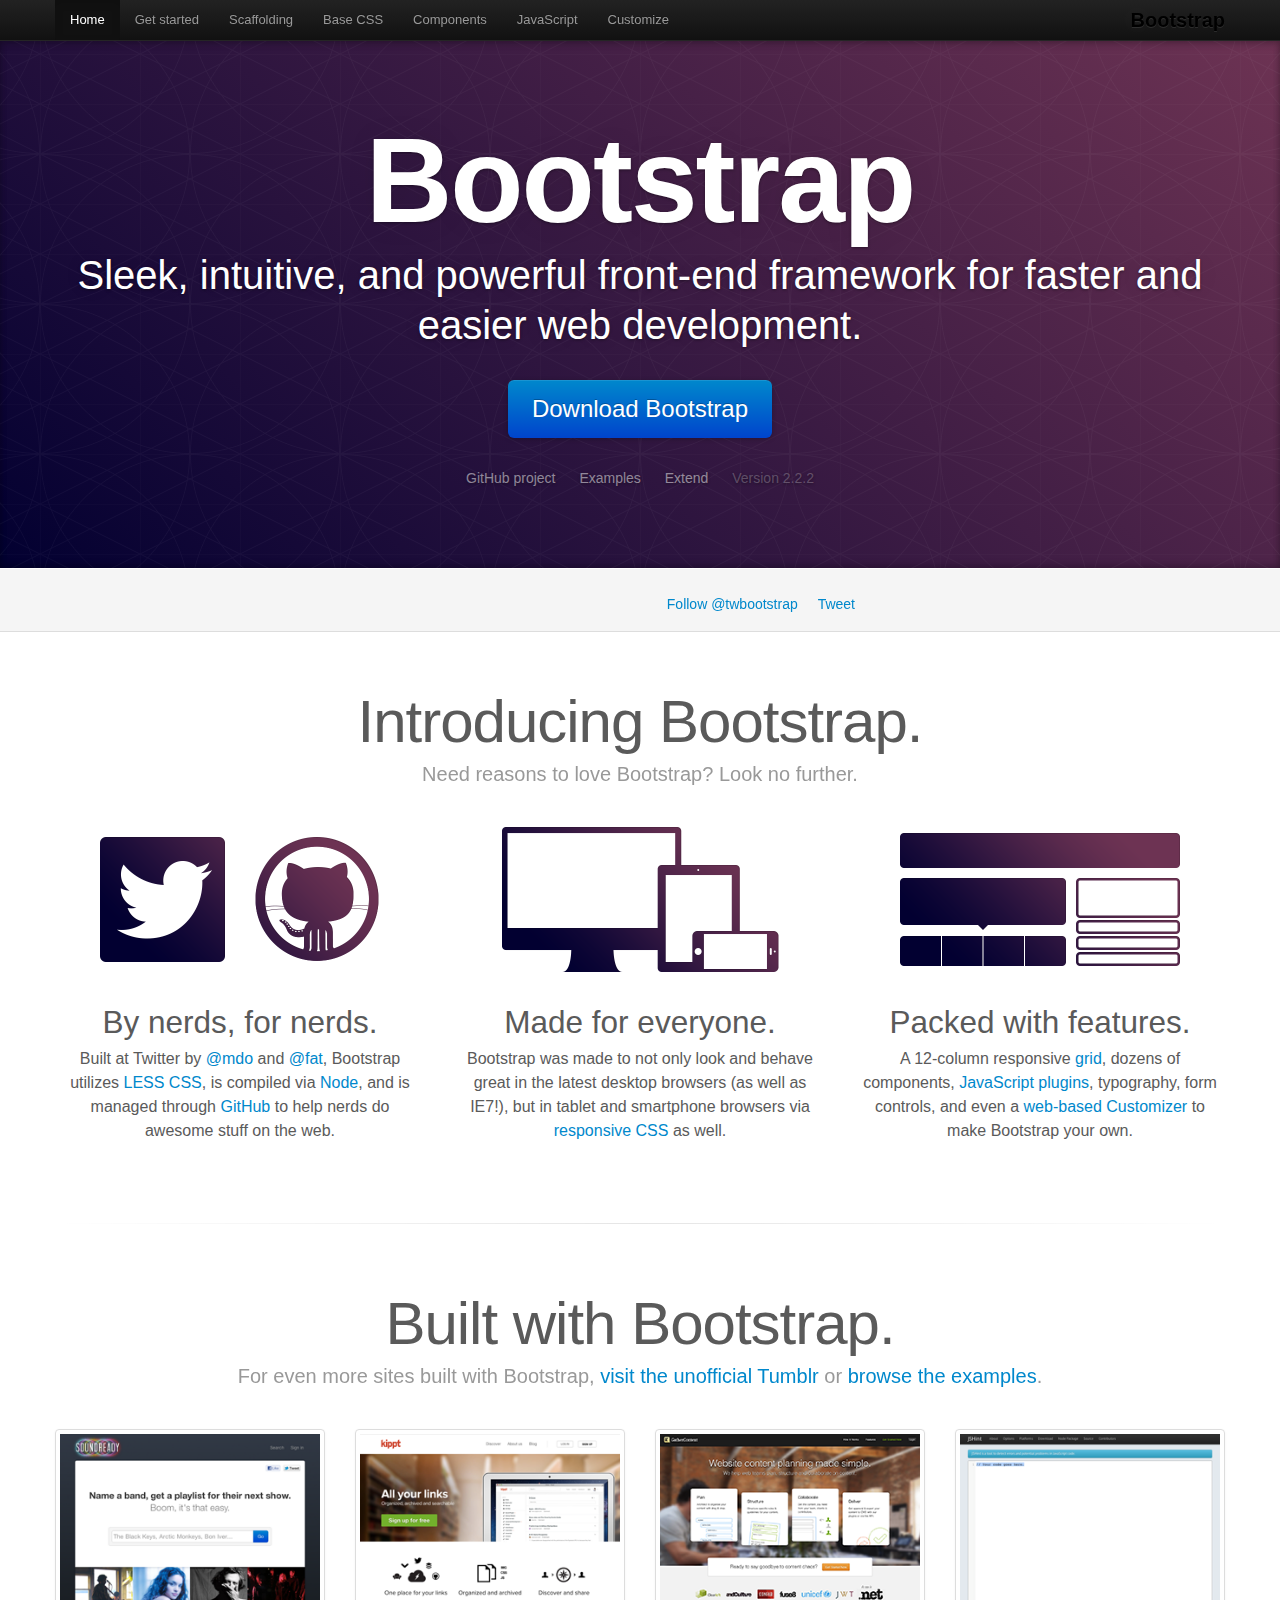
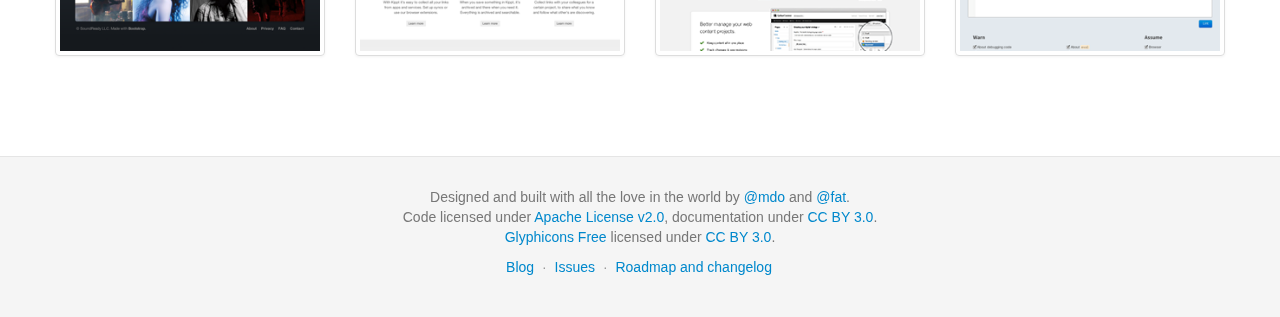
<file: bootstrap/docs/index.html>
<!DOCTYPE html>
<html lang="en">
  <head>
    <meta charset="utf-8">
    <title>Bootstrap</title>
    <meta name="viewport" content="width=device-width, initial-scale=1.0">
    <meta name="description" content="">
    <meta name="author" content="">

    <!-- Le styles -->
    <link href="assets/css/bootstrap.css" rel="stylesheet">
    <link href="assets/css/bootstrap-responsive.css" rel="stylesheet">
    <link href="assets/css/docs.css" rel="stylesheet">
    <link href="assets/js/google-code-prettify/prettify.css" rel="stylesheet">

    <!-- Le HTML5 shim, for IE6-8 support of HTML5 elements -->
    <!--[if lt IE 9]>
      <script src="http://html5shim.googlecode.com/svn/trunk/html5.js"></script>
    <![endif]-->

    <!-- Le fav and touch icons -->
    <link rel="apple-touch-icon-precomposed" sizes="144x144" href="assets/ico/apple-touch-icon-144-precomposed.png">
    <link rel="apple-touch-icon-precomposed" sizes="114x114" href="assets/ico/apple-touch-icon-114-precomposed.png">
      <link rel="apple-touch-icon-precomposed" sizes="72x72" href="assets/ico/apple-touch-icon-72-precomposed.png">
                    <link rel="apple-touch-icon-precomposed" href="assets/ico/apple-touch-icon-57-precomposed.png">
                                   <link rel="shortcut icon" href="assets/ico/favicon.png">

  </head>

  <body data-spy="scroll" data-target=".bs-docs-sidebar">

    <!-- Navbar
    ================================================== -->
    <div class="navbar navbar-inverse navbar-fixed-top">
      <div class="navbar-inner">
        <div class="container">
          <button type="button" class="btn btn-navbar" data-toggle="collapse" data-target=".nav-collapse">
            <span class="icon-bar"></span>
            <span class="icon-bar"></span>
            <span class="icon-bar"></span>
          </button>
          <a class="brand" href="./index.html">Bootstrap</a>
          <div class="nav-collapse collapse">
            <ul class="nav">
              <li class="active">
                <a href="./index.html">Home</a>
              </li>
              <li class="">
                <a href="./getting-started.html">Get started</a>
              </li>
              <li class="">
                <a href="./scaffolding.html">Scaffolding</a>
              </li>
              <li class="">
                <a href="./base-css.html">Base CSS</a>
              </li>
              <li class="">
                <a href="./components.html">Components</a>
              </li>
              <li class="">
                <a href="./javascript.html">JavaScript</a>
              </li>
              <li class="">
                <a href="./customize.html">Customize</a>
              </li>
            </ul>
          </div>
        </div>
      </div>
    </div>

<div class="jumbotron masthead">
  <div class="container">
    <h1>Bootstrap</h1>
    <p>Sleek, intuitive, and powerful front-end framework for faster and easier web development.</p>
    <p>
      <a href="assets/bootstrap.zip" class="btn btn-primary btn-large" >Download Bootstrap</a>
    </p>
    <ul class="masthead-links">
      <li>
        <a href="http://github.com/twitter/bootstrap" >GitHub project</a>
      </li>
      <li>
        <a href="./getting-started.html#examples" >Examples</a>
      </li>
      <li>
        <a href="./extend.html" >Extend</a>
      </li>
      <li>
        Version 2.2.2
      </li>
    </ul>
  </div>
</div>

<div class="bs-docs-social">
  <div class="container">
    <ul class="bs-docs-social-buttons">
      <li>
        <iframe class="github-btn" src="http://ghbtns.com/github-btn.html?user=twitter&repo=bootstrap&type=watch&count=true" allowtransparency="true" frameborder="0" scrolling="0" width="100px" height="20px"></iframe>
      </li>
      <li>
        <iframe class="github-btn" src="http://ghbtns.com/github-btn.html?user=twitter&repo=bootstrap&type=fork&count=true" allowtransparency="true" frameborder="0" scrolling="0" width="102px" height="20px"></iframe>
      </li>
      <li class="follow-btn">
        <a href="https://twitter.com/twbootstrap" class="twitter-follow-button" data-link-color="#0069D6" data-show-count="true">Follow @twbootstrap</a>
      </li>
      <li class="tweet-btn">
        <a href="https://twitter.com/share" class="twitter-share-button" data-url="http://twitter.github.com/bootstrap/" data-count="horizontal" data-via="twbootstrap" data-related="mdo:Creator of Twitter Bootstrap">Tweet</a>
      </li>
    </ul>
  </div>
</div>

<div class="container">

  <div class="marketing">

    <h1>Introducing Bootstrap.</h1>
    <p class="marketing-byline">Need reasons to love Bootstrap? Look no further.</p>

    <div class="row-fluid">
      <div class="span4">
        <img class="marketing-img" src="assets/img/bs-docs-twitter-github.png">
        <h2>By nerds, for nerds.</h2>
        <p>Built at Twitter by <a href="http://twitter.com/mdo">@mdo</a> and <a href="http://twitter.com/fat">@fat</a>, Bootstrap utilizes <a href="http://lesscss.org">LESS CSS</a>, is compiled via <a href="http://nodejs.org">Node</a>, and is managed through <a href="http://github.com">GitHub</a> to help nerds do awesome stuff on the web.</p>
      </div>
      <div class="span4">
        <img class="marketing-img" src="assets/img/bs-docs-responsive-illustrations.png">
        <h2>Made for everyone.</h2>
        <p>Bootstrap was made to not only look and behave great in the latest desktop browsers (as well as IE7!), but in tablet and smartphone browsers via <a href="./scaffolding.html#responsive">responsive CSS</a> as well.</p>
      </div>
      <div class="span4">
        <img class="marketing-img" src="assets/img/bs-docs-bootstrap-features.png">
        <h2>Packed with features.</h2>
        <p>A 12-column responsive <a href="./scaffolding.html#gridSystem">grid</a>, dozens of components, <a href="./javascript.html">JavaScript plugins</a>, typography, form controls, and even a <a href="./customize.html">web-based Customizer</a> to make Bootstrap your own.</p>
      </div>
    </div>

    <hr class="soften">

    <h1>Built with Bootstrap.</h1>
    <p class="marketing-byline">For even more sites built with Bootstrap, <a href="http://builtwithbootstrap.tumblr.com/" target="_blank">visit the unofficial Tumblr</a> or <a href="./getting-started.html#examples">browse the examples</a>.</p>
    <div class="row-fluid">
      <ul class="thumbnails example-sites">
        <li class="span3">
          <a class="thumbnail" href="http://soundready.fm/" target="_blank">
            <img src="assets/img/example-sites/soundready.png" alt="SoundReady.fm">
          </a>
        </li>
        <li class="span3">
          <a class="thumbnail" href="http://kippt.com/" target="_blank">
            <img src="assets/img/example-sites/kippt.png" alt="Kippt">
          </a>
        </li>
        <li class="span3">
          <a class="thumbnail" href="http://www.gathercontent.com/" target="_blank">
            <img src="assets/img/example-sites/gathercontent.png" alt="Gather Content">
          </a>
        </li>
        <li class="span3">
          <a class="thumbnail" href="http://www.jshint.com/" target="_blank">
            <img src="assets/img/example-sites/jshint.png" alt="JS Hint">
          </a>
        </li>
      </ul>
     </div>

  </div>

</div>



    <!-- Footer
    ================================================== -->
    <footer class="footer">
      <div class="container">
        <p>Designed and built with all the love in the world by <a href="http://twitter.com/mdo" target="_blank">@mdo</a> and <a href="http://twitter.com/fat" target="_blank">@fat</a>.</p>
        <p>Code licensed under <a href="http://www.apache.org/licenses/LICENSE-2.0" target="_blank">Apache License v2.0</a>, documentation under <a href="http://creativecommons.org/licenses/by/3.0/">CC BY 3.0</a>.</p>
        <p><a href="http://glyphicons.com">Glyphicons Free</a> licensed under <a href="http://creativecommons.org/licenses/by/3.0/">CC BY 3.0</a>.</p>
        <ul class="footer-links">
          <li><a href="http://blog.getbootstrap.com">Blog</a></li>
          <li class="muted">&middot;</li>
          <li><a href="https://github.com/twitter/bootstrap/issues?state=open">Issues</a></li>
          <li class="muted">&middot;</li>
          <li><a href="https://github.com/twitter/bootstrap/wiki">Roadmap and changelog</a></li>
        </ul>
      </div>
    </footer>



    <!-- Le javascript
    ================================================== -->
    <!-- Placed at the end of the document so the pages load faster -->
    <script type="text/javascript" src="http://platform.twitter.com/widgets.js"></script>
    <script src="assets/js/jquery.js"></script>
    <script src="assets/js/bootstrap-transition.js"></script>
    <script src="assets/js/bootstrap-alert.js"></script>
    <script src="assets/js/bootstrap-modal.js"></script>
    <script src="assets/js/bootstrap-dropdown.js"></script>
    <script src="assets/js/bootstrap-scrollspy.js"></script>
    <script src="assets/js/bootstrap-tab.js"></script>
    <script src="assets/js/bootstrap-tooltip.js"></script>
    <script src="assets/js/bootstrap-popover.js"></script>
    <script src="assets/js/bootstrap-button.js"></script>
    <script src="assets/js/bootstrap-collapse.js"></script>
    <script src="assets/js/bootstrap-carousel.js"></script>
    <script src="assets/js/bootstrap-typeahead.js"></script>
    <script src="assets/js/bootstrap-affix.js"></script>

    <script src="assets/js/holder/holder.js"></script>
    <script src="assets/js/google-code-prettify/prettify.js"></script>

    <script src="assets/js/application.js"></script>



  </body>
</html>
</file>
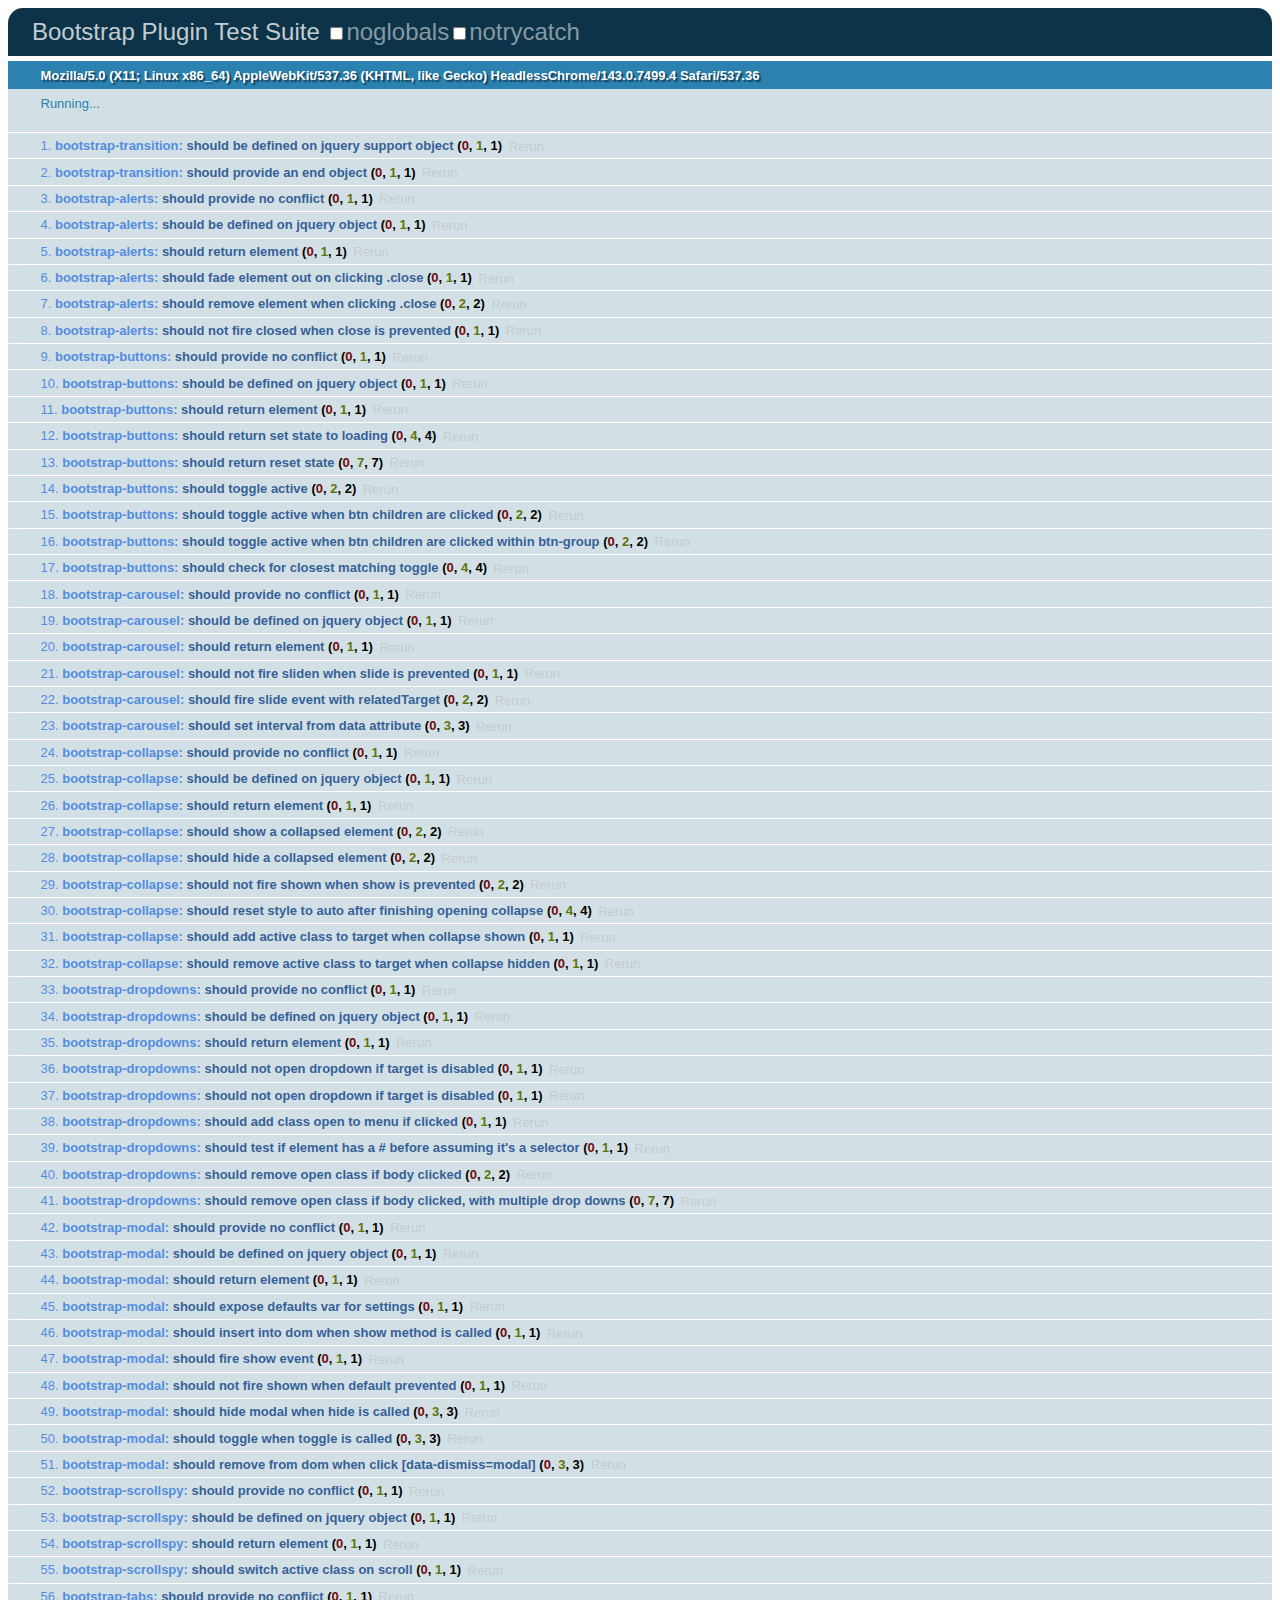
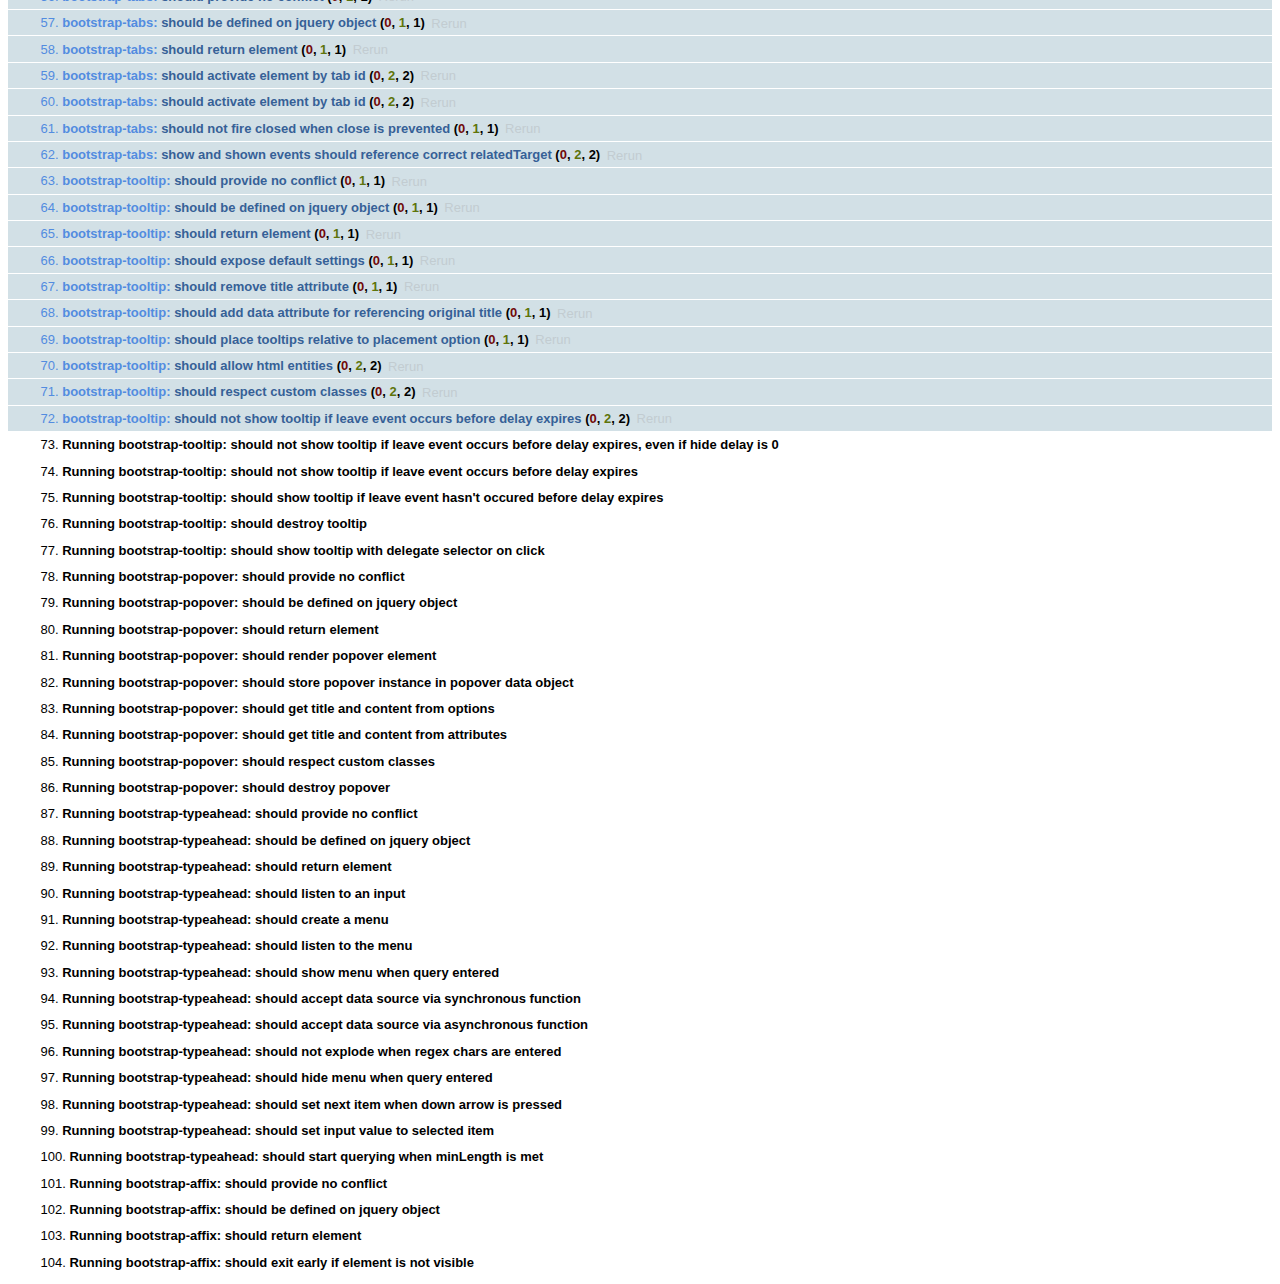
<file: bootstrap/js/tests/index.html>
<!DOCTYPE HTML>
<html>
<head>
  <title>Bootstrap Plugin Test Suite</title>

  <!-- jquery -->
  <!--<script src="http://code.jquery.com/jquery-1.7.min.js"></script>-->
  <script src="vendor/jquery.js"></script>

  <!-- qunit -->
  <link rel="stylesheet" href="vendor/qunit.css" type="text/css" media="screen" />
  <script src="vendor/qunit.js"></script>

  <!-- phantomjs logging script-->
  <script src="unit/bootstrap-phantom.js"></script>

  <!--  plugin sources -->
  <script src="../../js/bootstrap-transition.js"></script>
  <script src="../../js/bootstrap-alert.js"></script>
  <script src="../../js/bootstrap-button.js"></script>
  <script src="../../js/bootstrap-carousel.js"></script>
  <script src="../../js/bootstrap-collapse.js"></script>
  <script src="../../js/bootstrap-dropdown.js"></script>
  <script src="../../js/bootstrap-modal.js"></script>
  <script src="../../js/bootstrap-scrollspy.js"></script>
  <script src="../../js/bootstrap-tab.js"></script>
  <script src="../../js/bootstrap-tooltip.js"></script>
  <script src="../../js/bootstrap-popover.js"></script>
  <script src="../../js/bootstrap-typeahead.js"></script>
  <script src="../../js/bootstrap-affix.js"></script>

  <!-- unit tests -->
  <script src="unit/bootstrap-transition.js"></script>
  <script src="unit/bootstrap-alert.js"></script>
  <script src="unit/bootstrap-button.js"></script>
  <script src="unit/bootstrap-carousel.js"></script>
  <script src="unit/bootstrap-collapse.js"></script>
  <script src="unit/bootstrap-dropdown.js"></script>
  <script src="unit/bootstrap-modal.js"></script>
  <script src="unit/bootstrap-scrollspy.js"></script>
  <script src="unit/bootstrap-tab.js"></script>
  <script src="unit/bootstrap-tooltip.js"></script>
  <script src="unit/bootstrap-popover.js"></script>
  <script src="unit/bootstrap-typeahead.js"></script>
  <script src="unit/bootstrap-affix.js"></script>
</head>
<body>
  <div>
    <h1 id="qunit-header">Bootstrap Plugin Test Suite</h1>
    <h2 id="qunit-banner"></h2>
    <h2 id="qunit-userAgent"></h2>
    <ol id="qunit-tests"></ol>
    <div id="qunit-fixture"></div>
  </div>
</body>
</html>
</file>
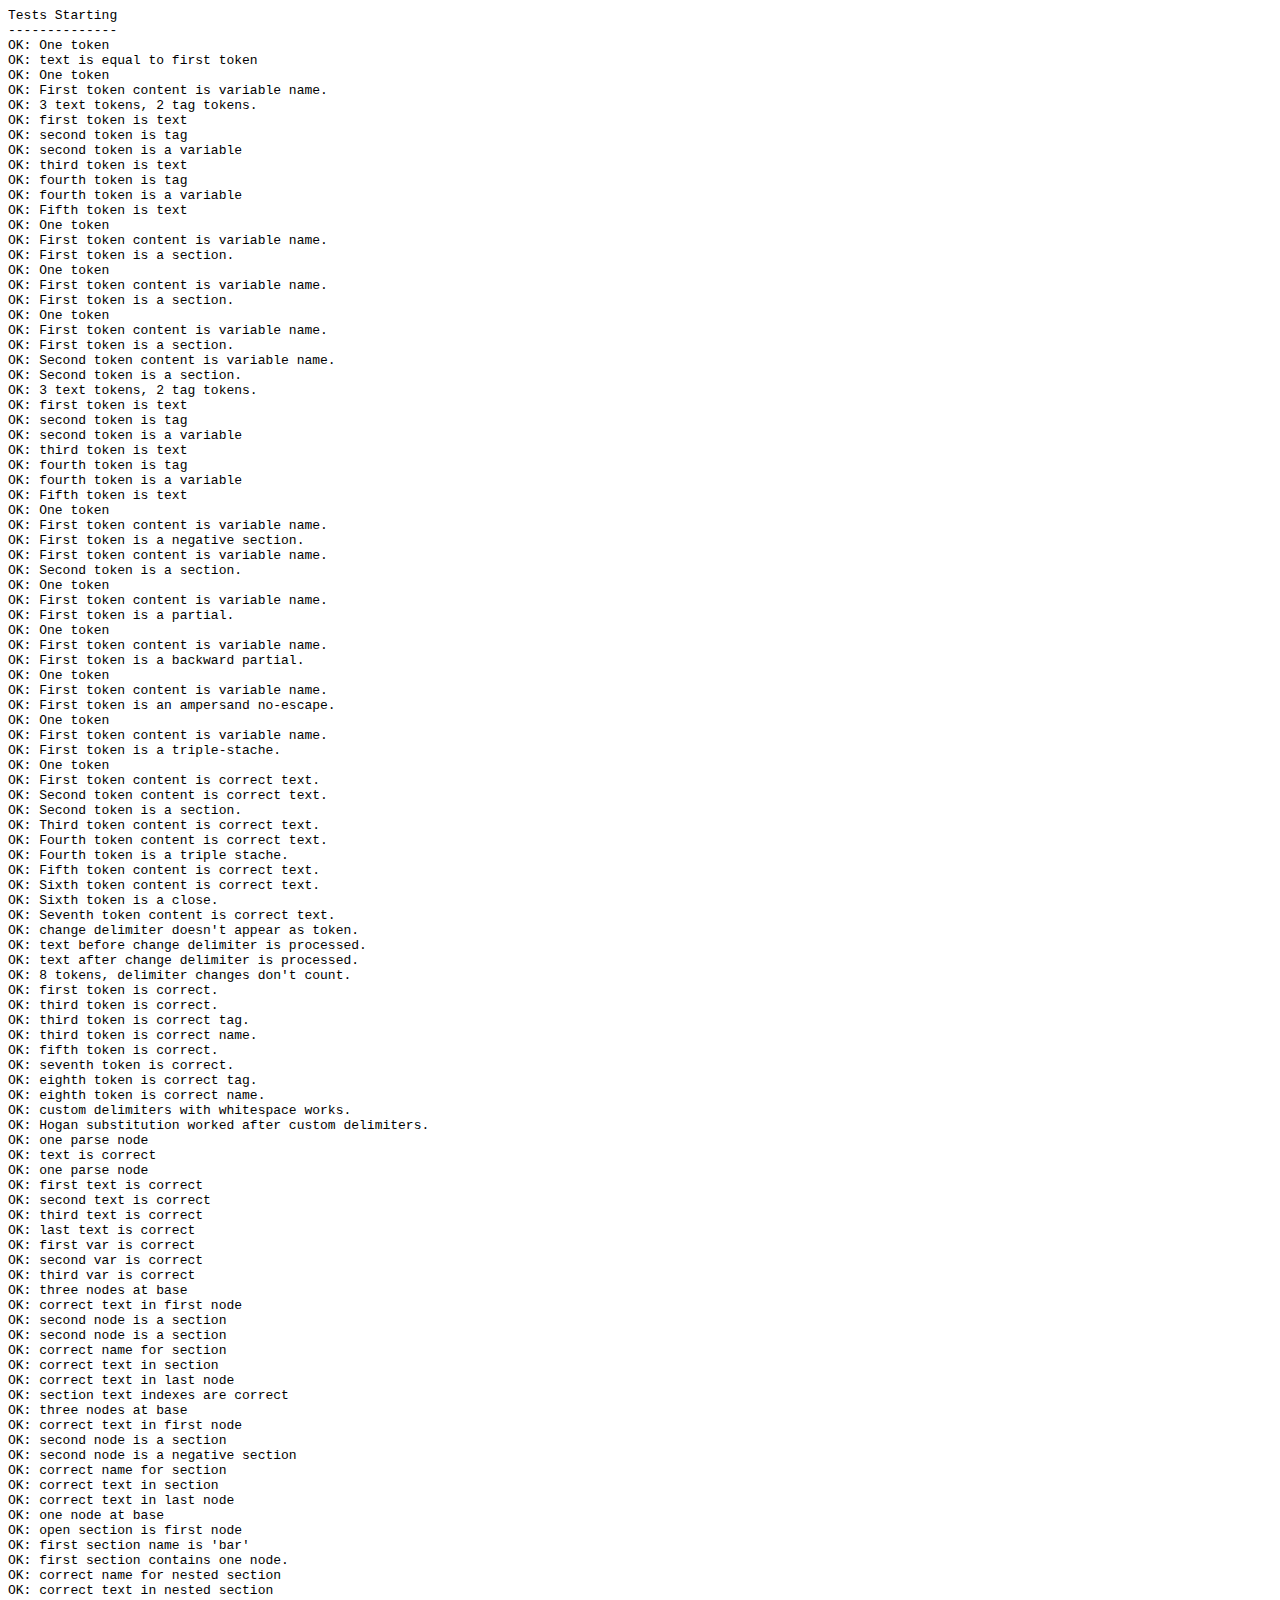
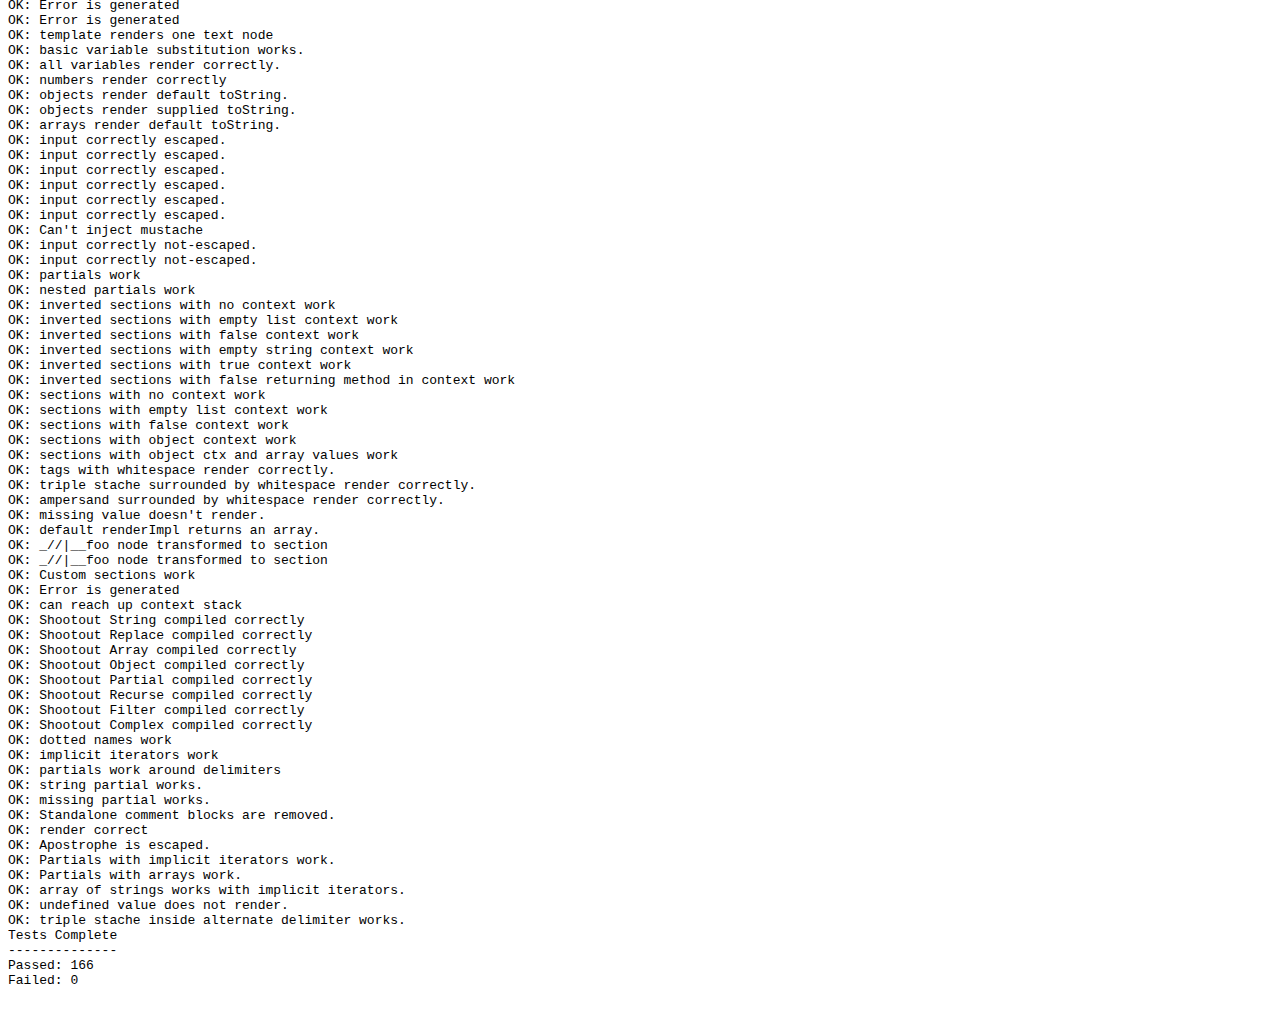
<file: bootstrap/docs/build/node_modules/hogan.js/test/index.html>
<html>
<head>
	<title>test</title>
	<script src="https://raw.github.com/douglascrockford/JSON-js/master/json2.js"></script>
</head>
<body>
  <code id="console"></code>
  <script>var Hogan = {};</script>
  <script src="../lib/template.js"></script>
  <script src="../lib/compiler.js"></script>
  <script src="./index.js"></script>
</body>
</html>
</file>
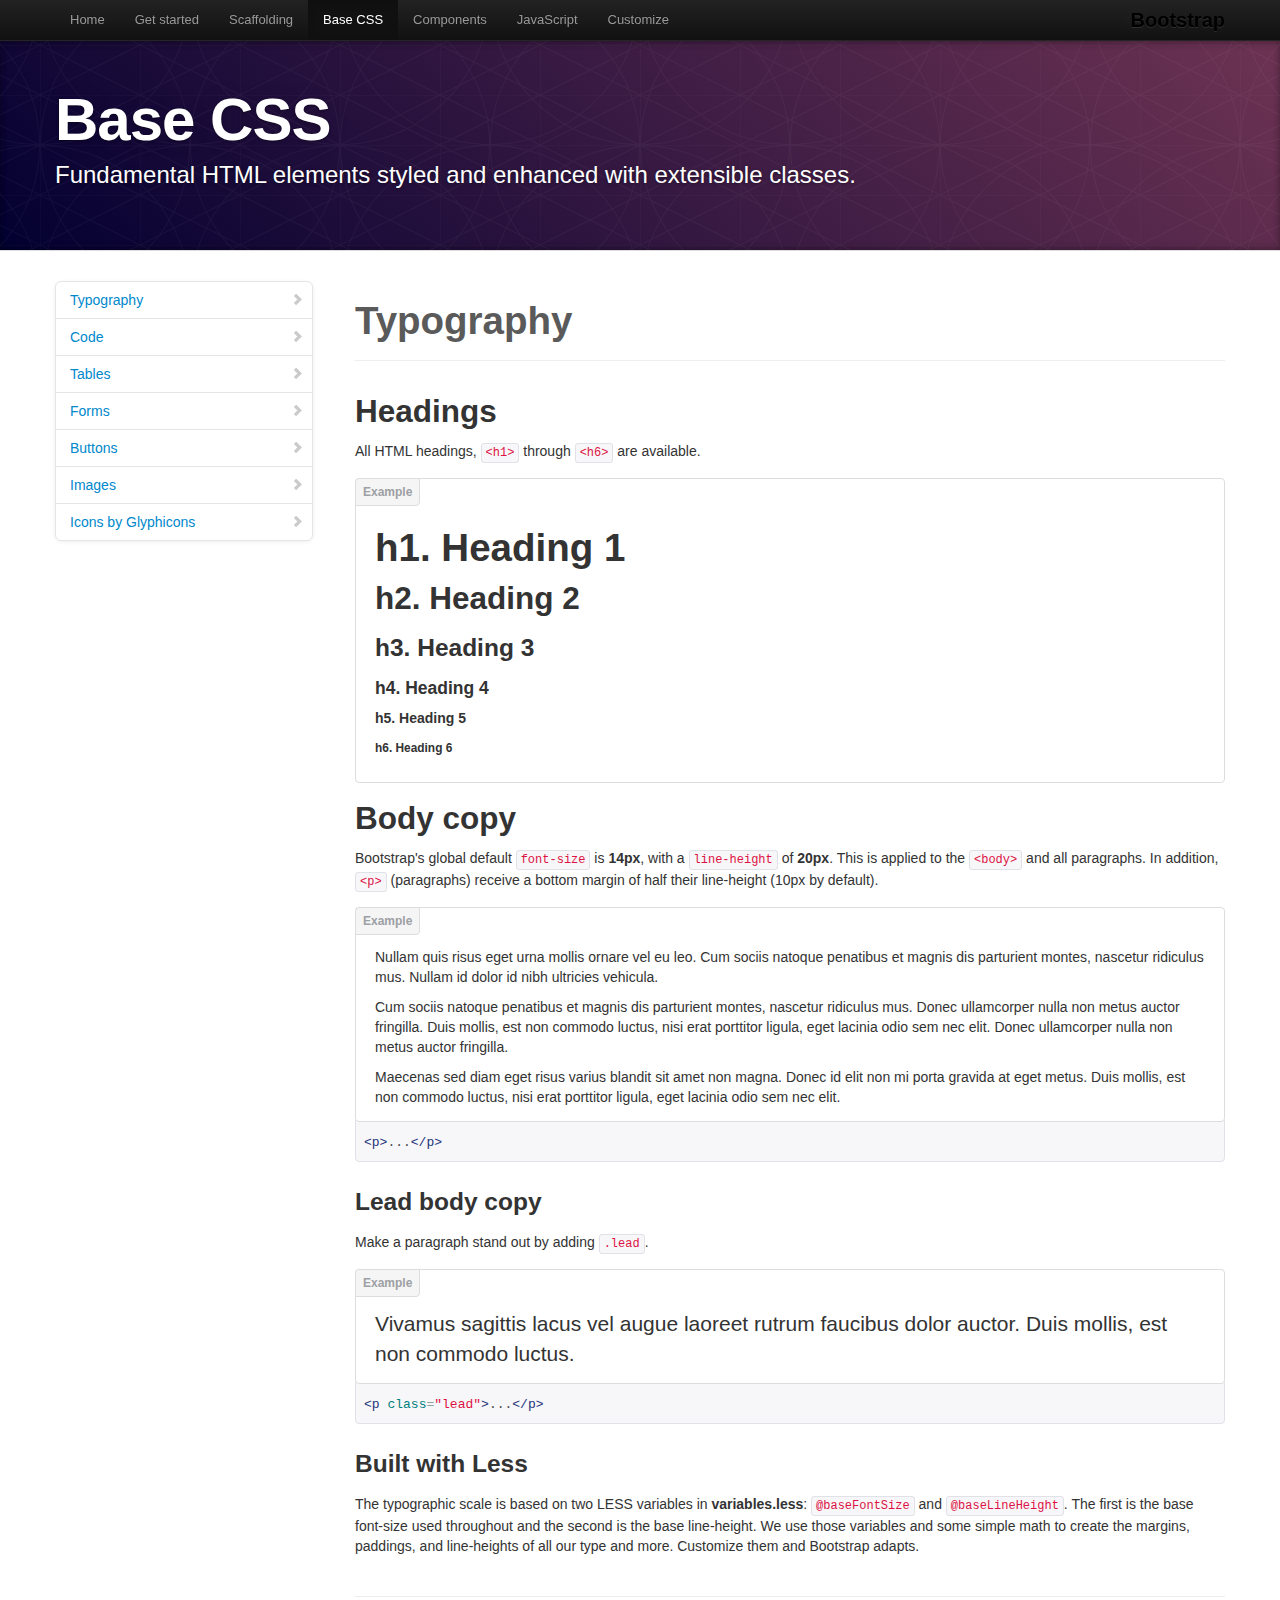
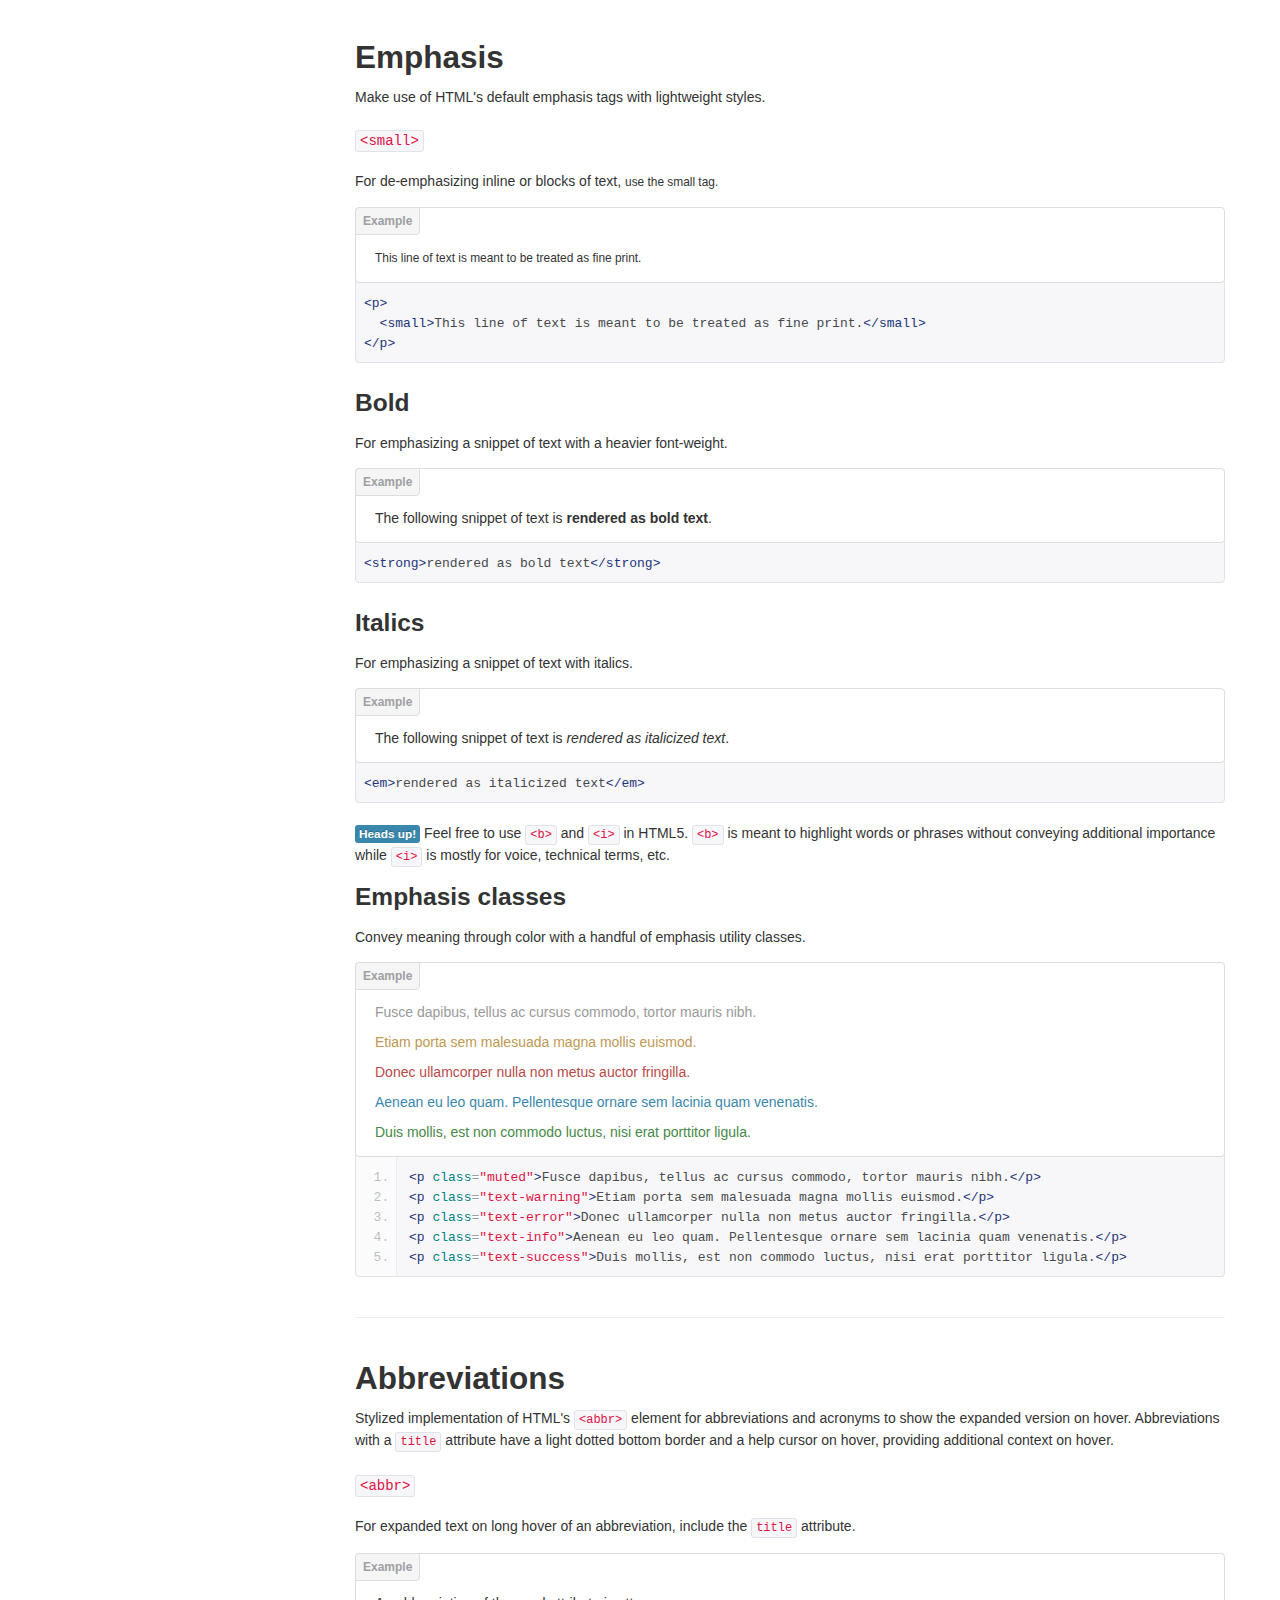
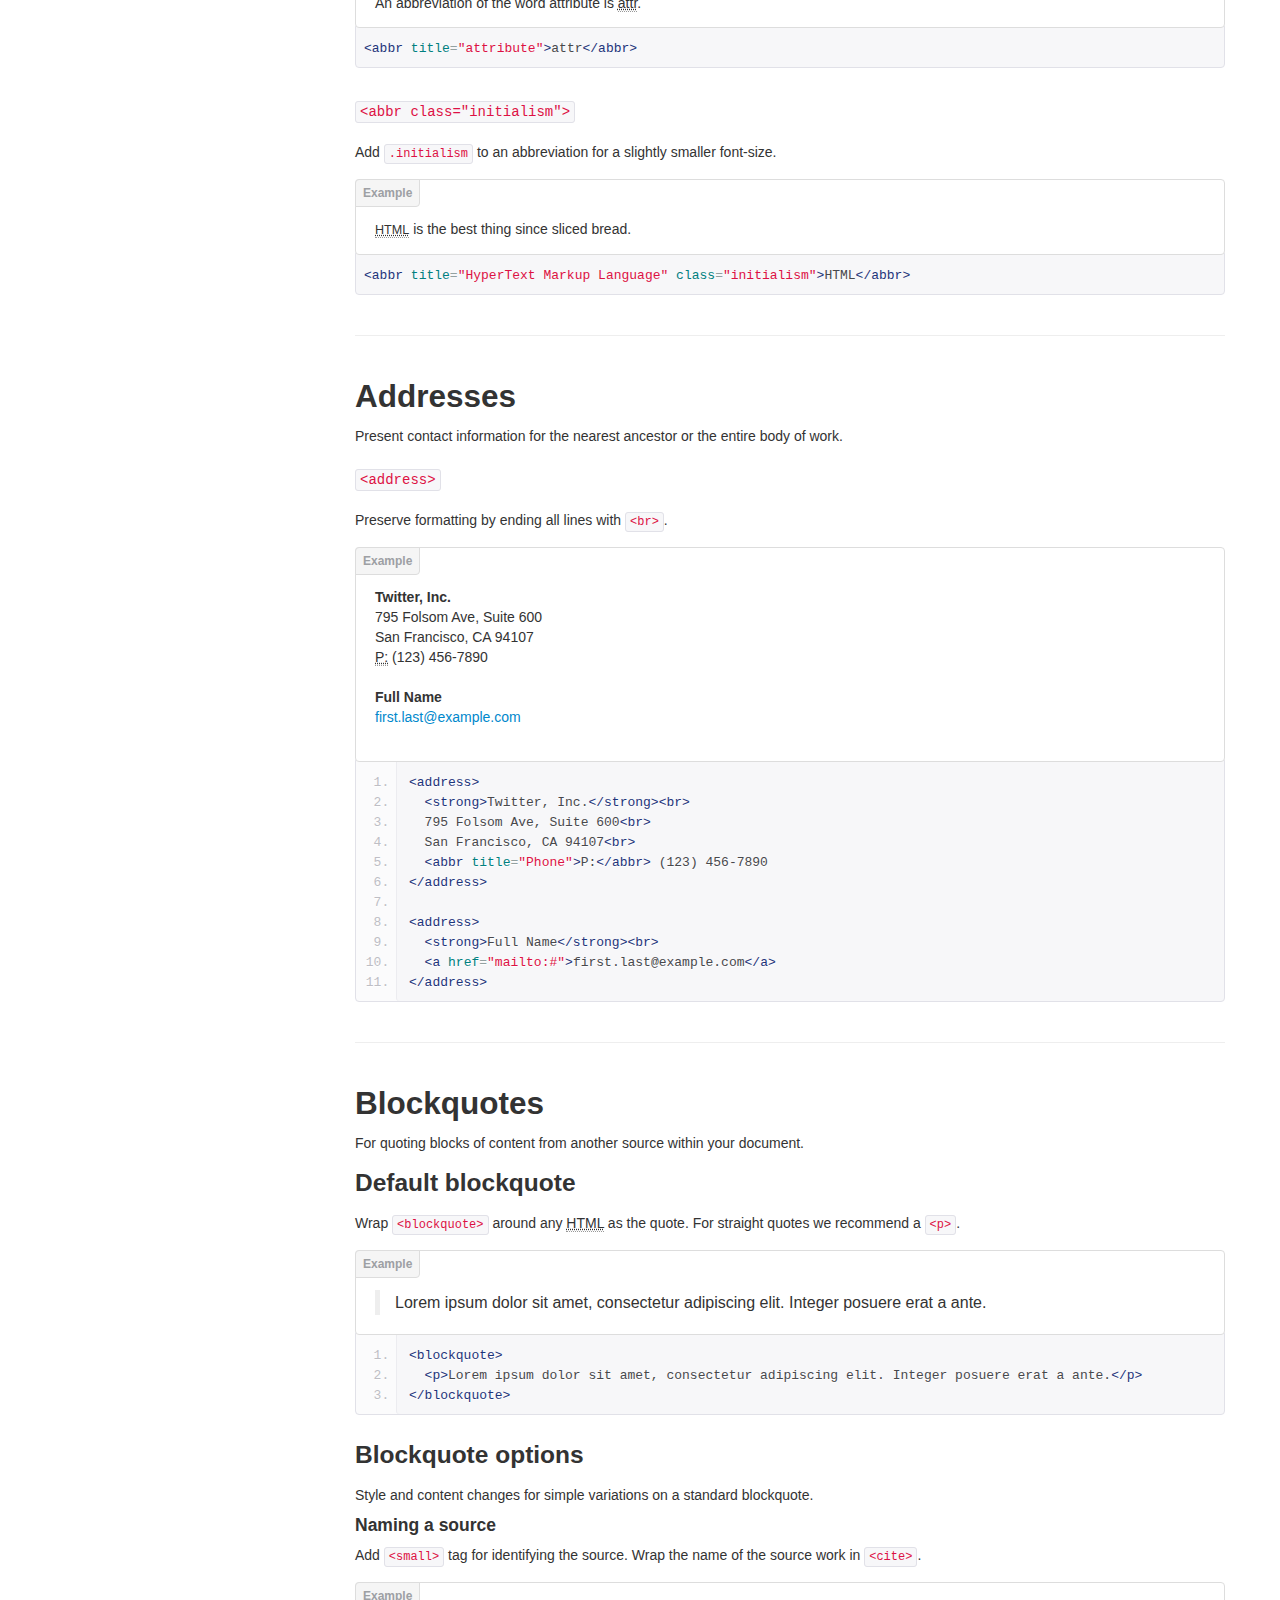
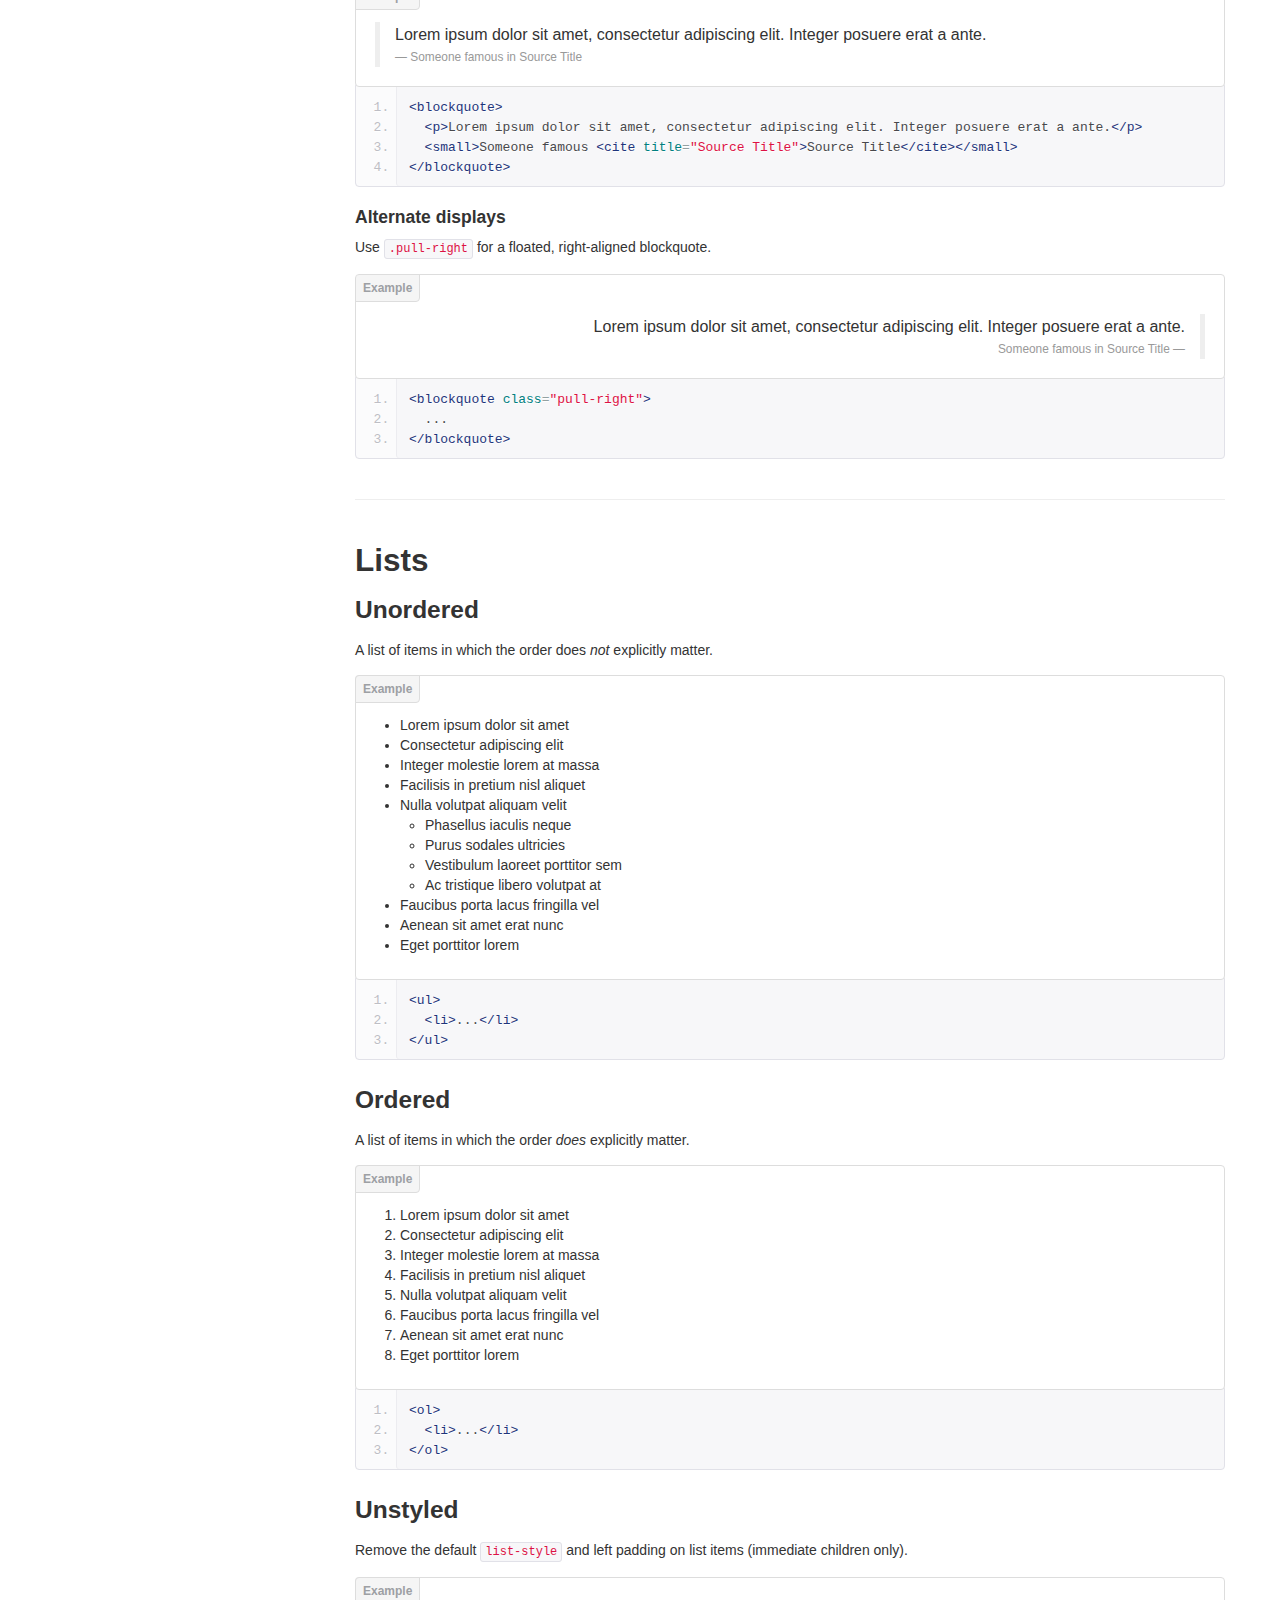
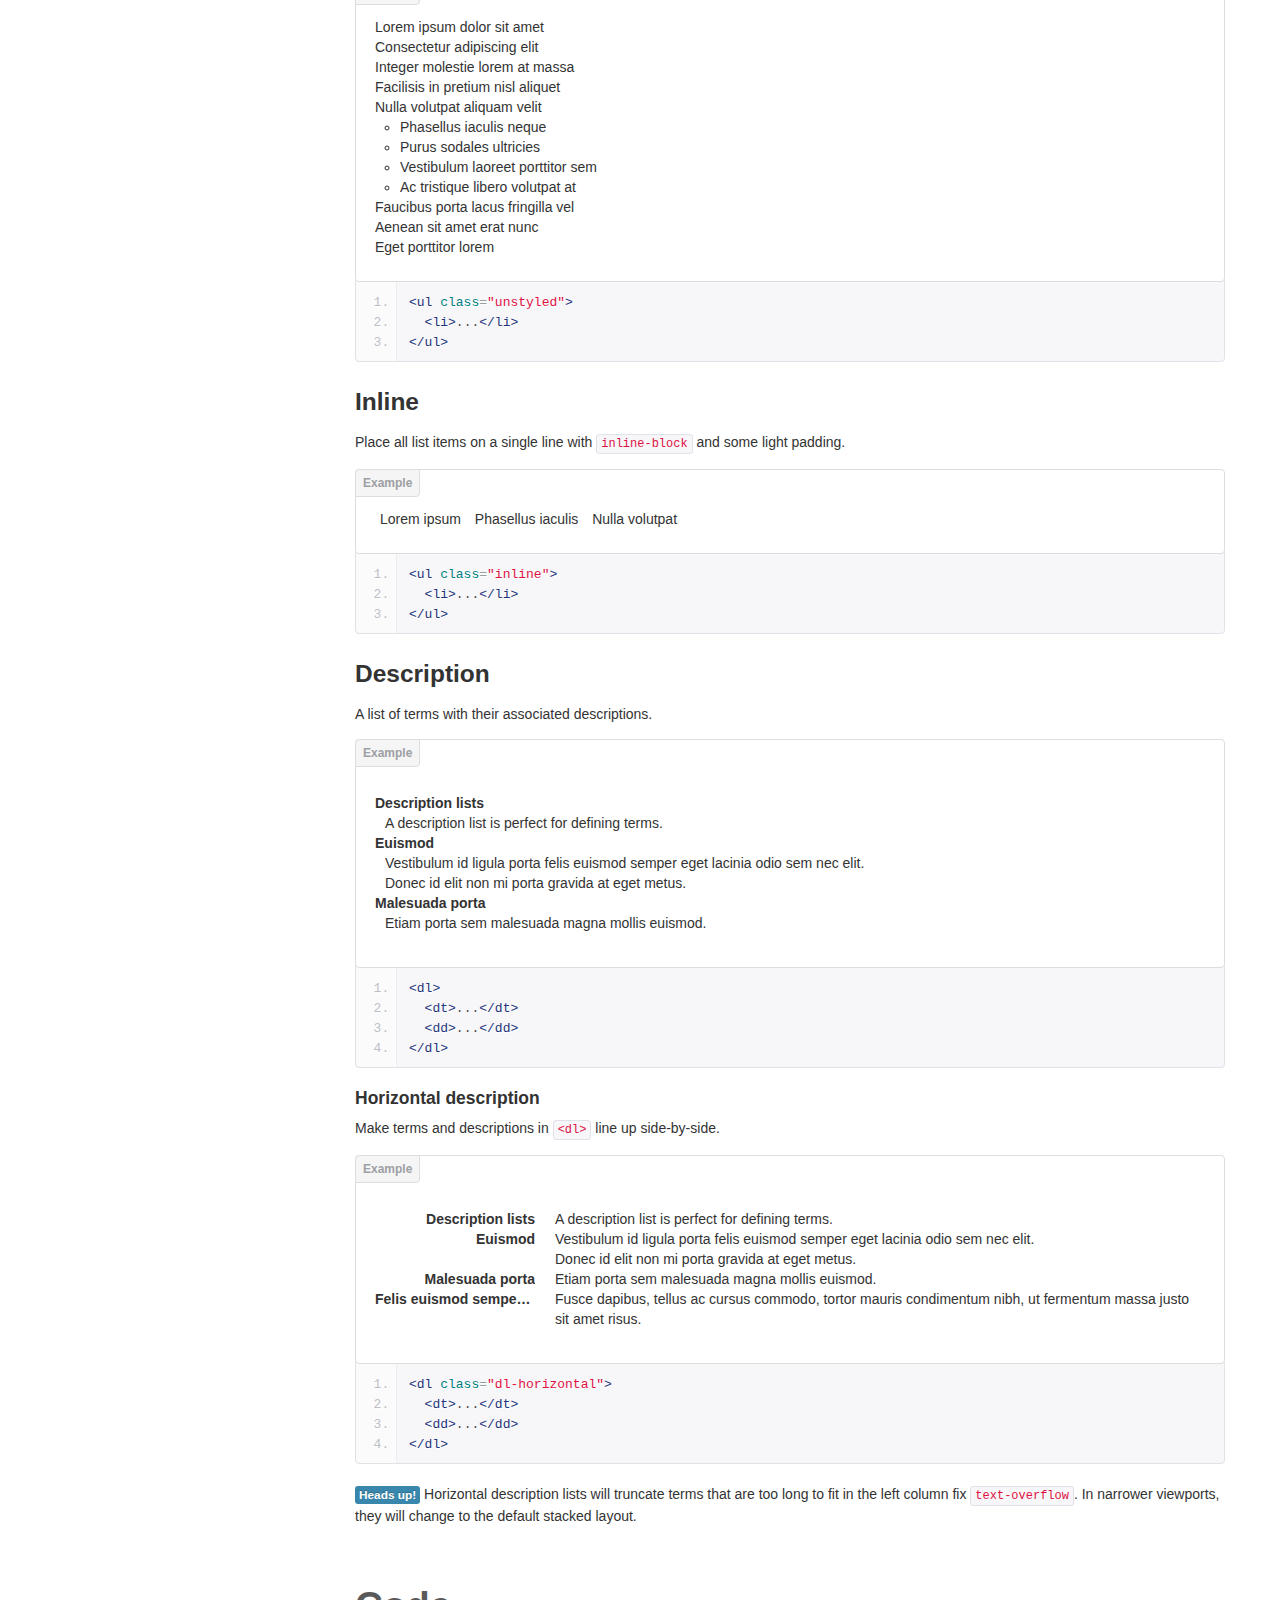
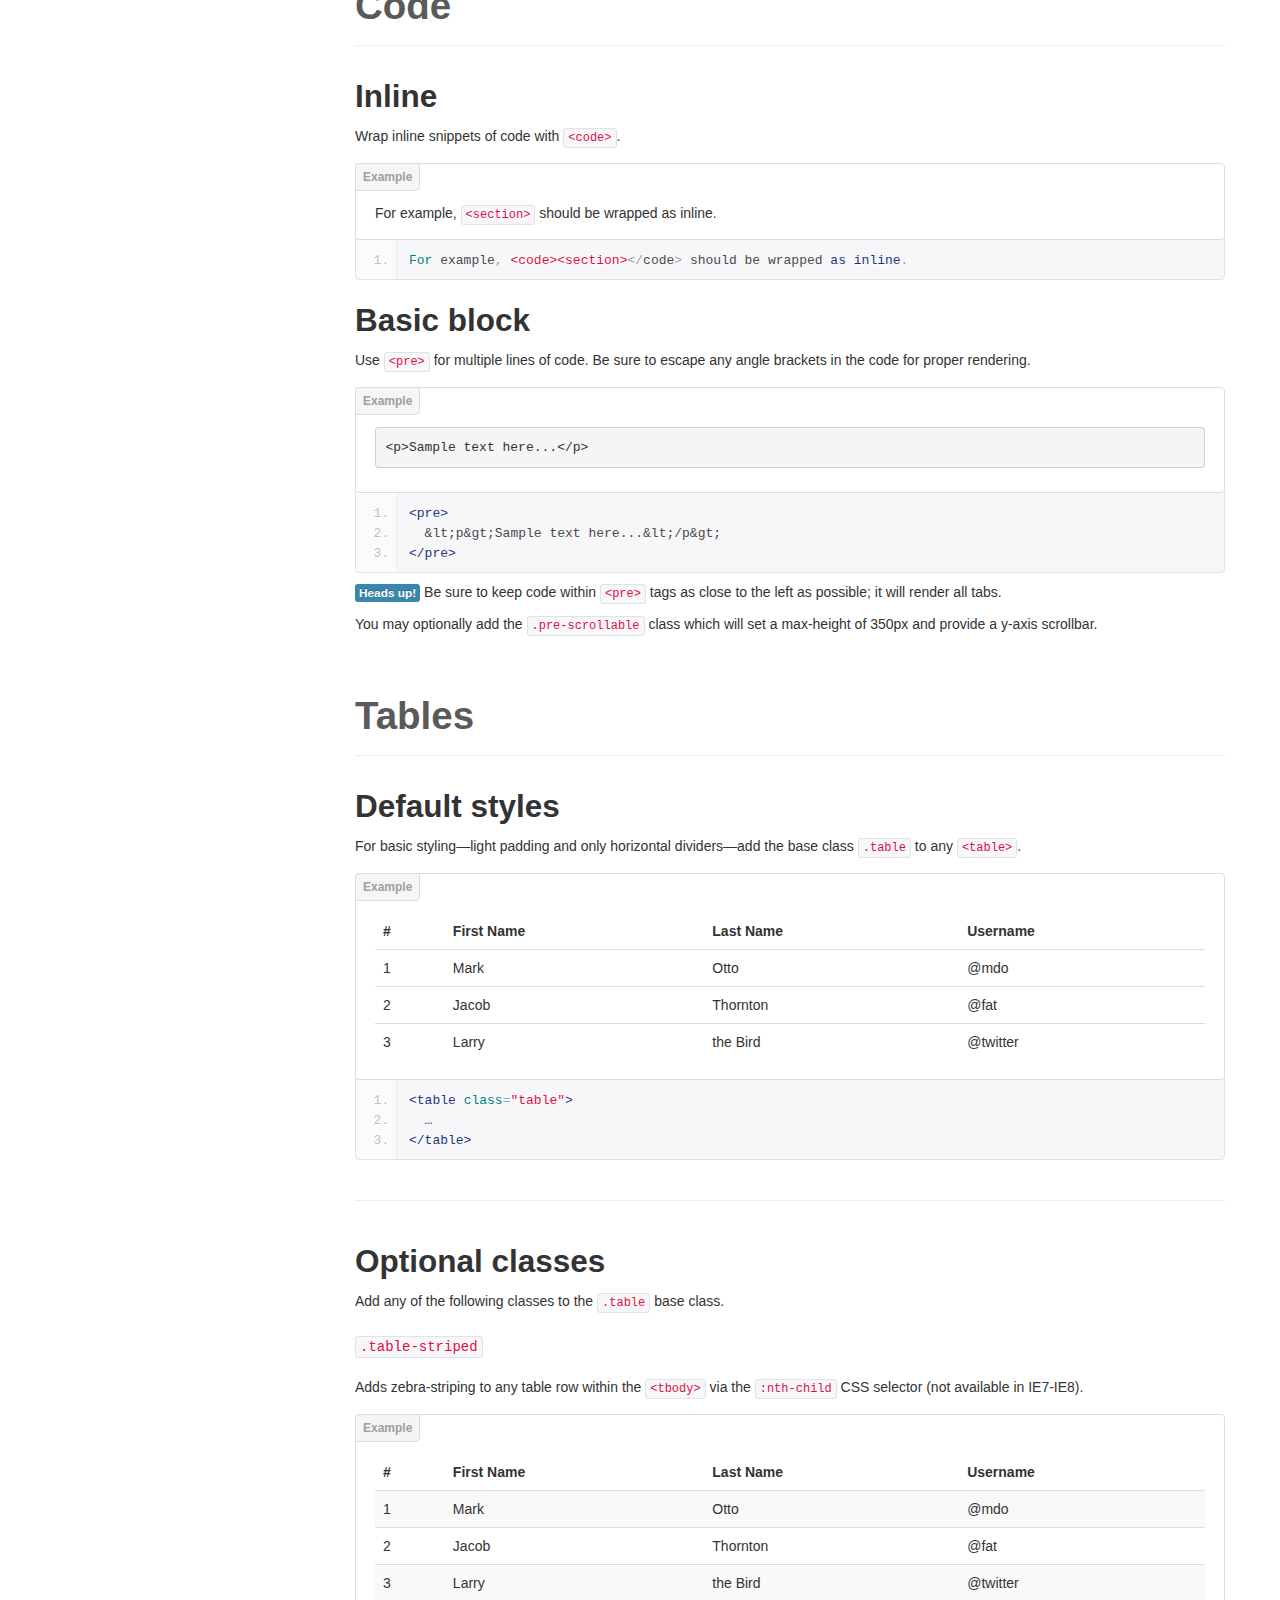
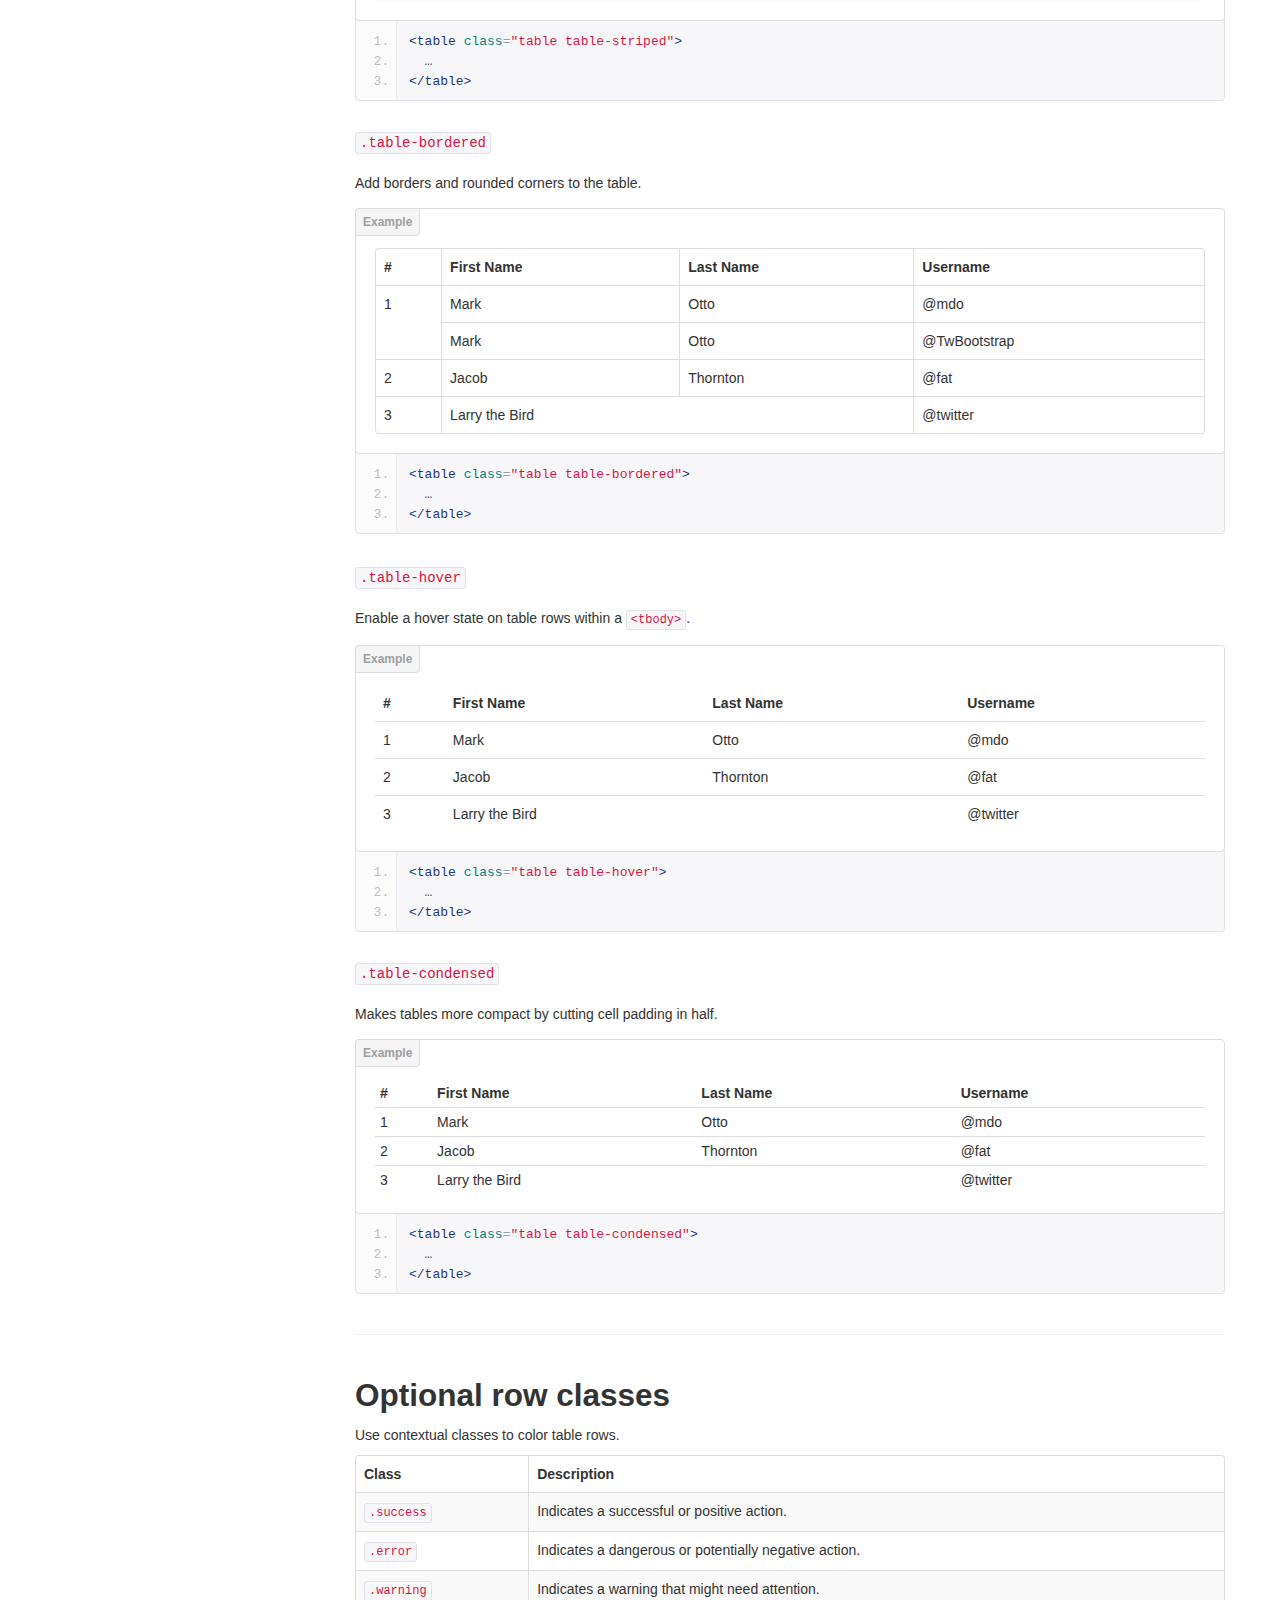
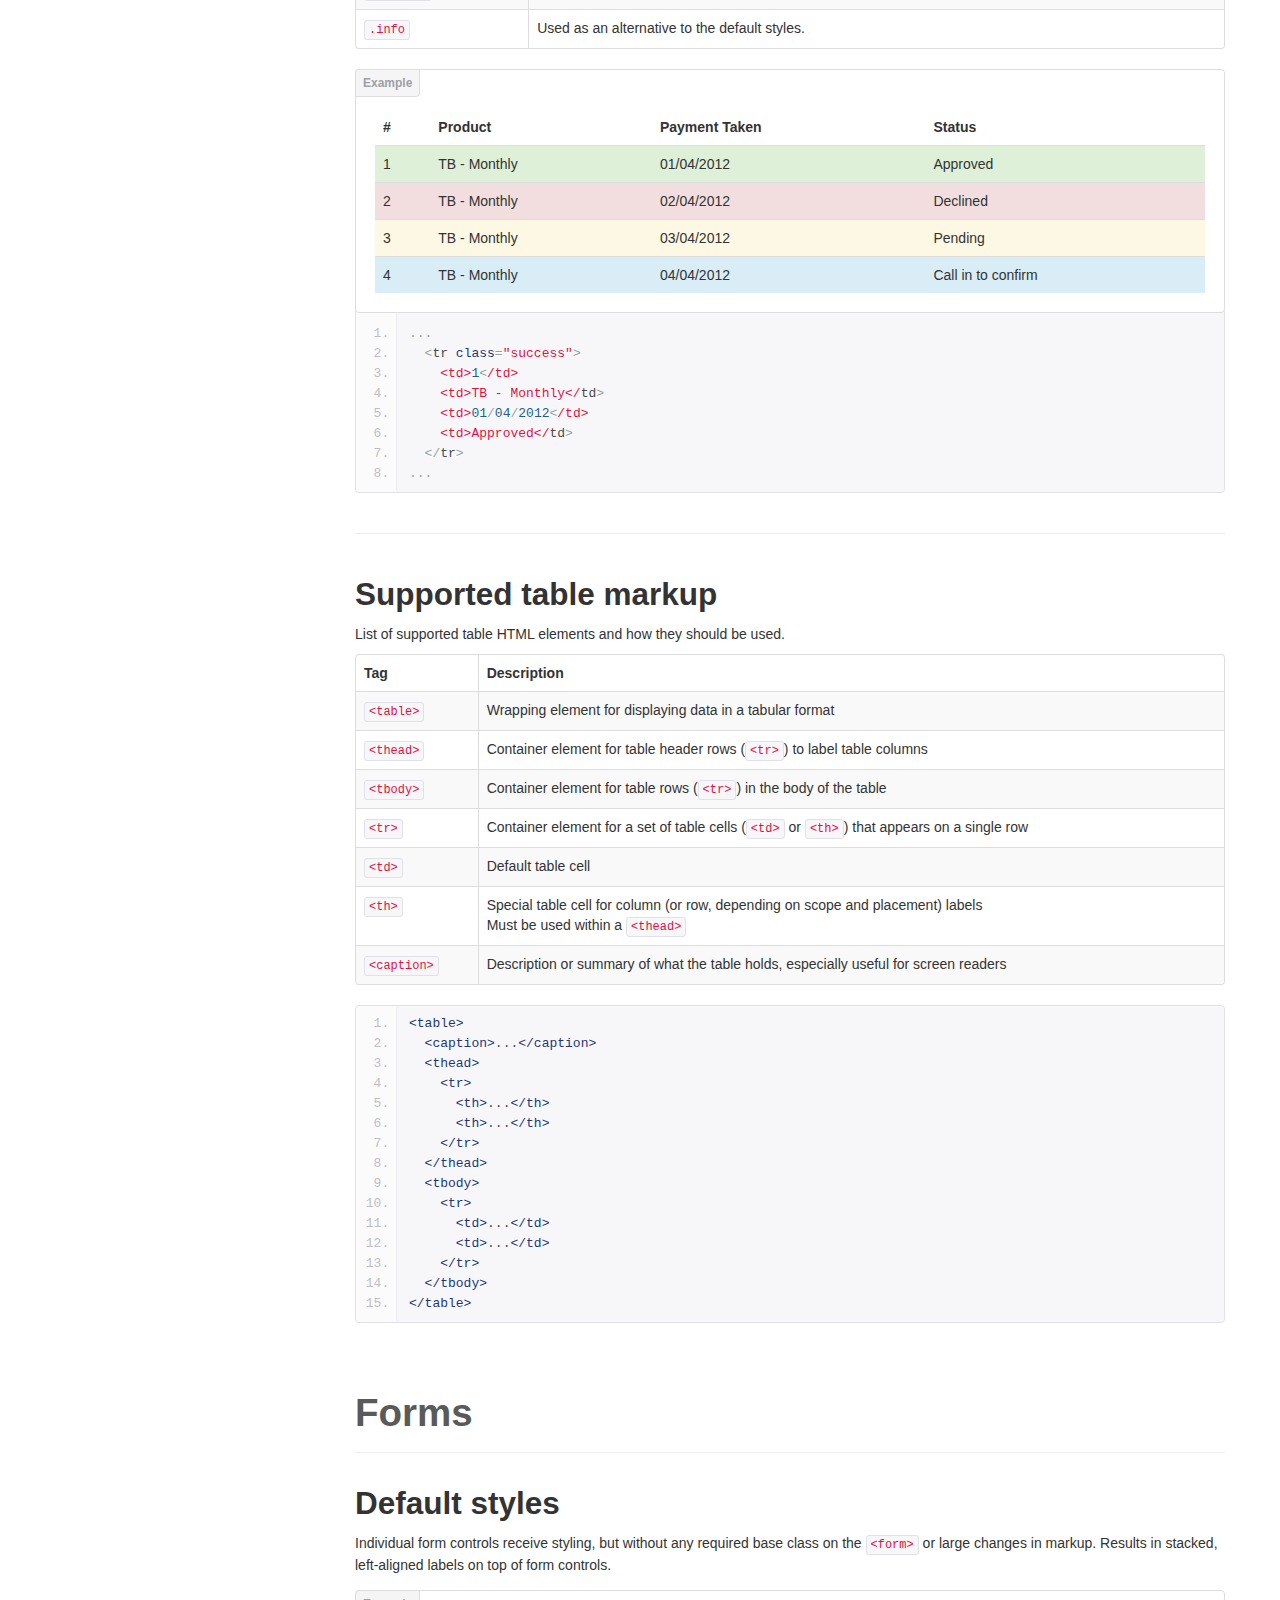
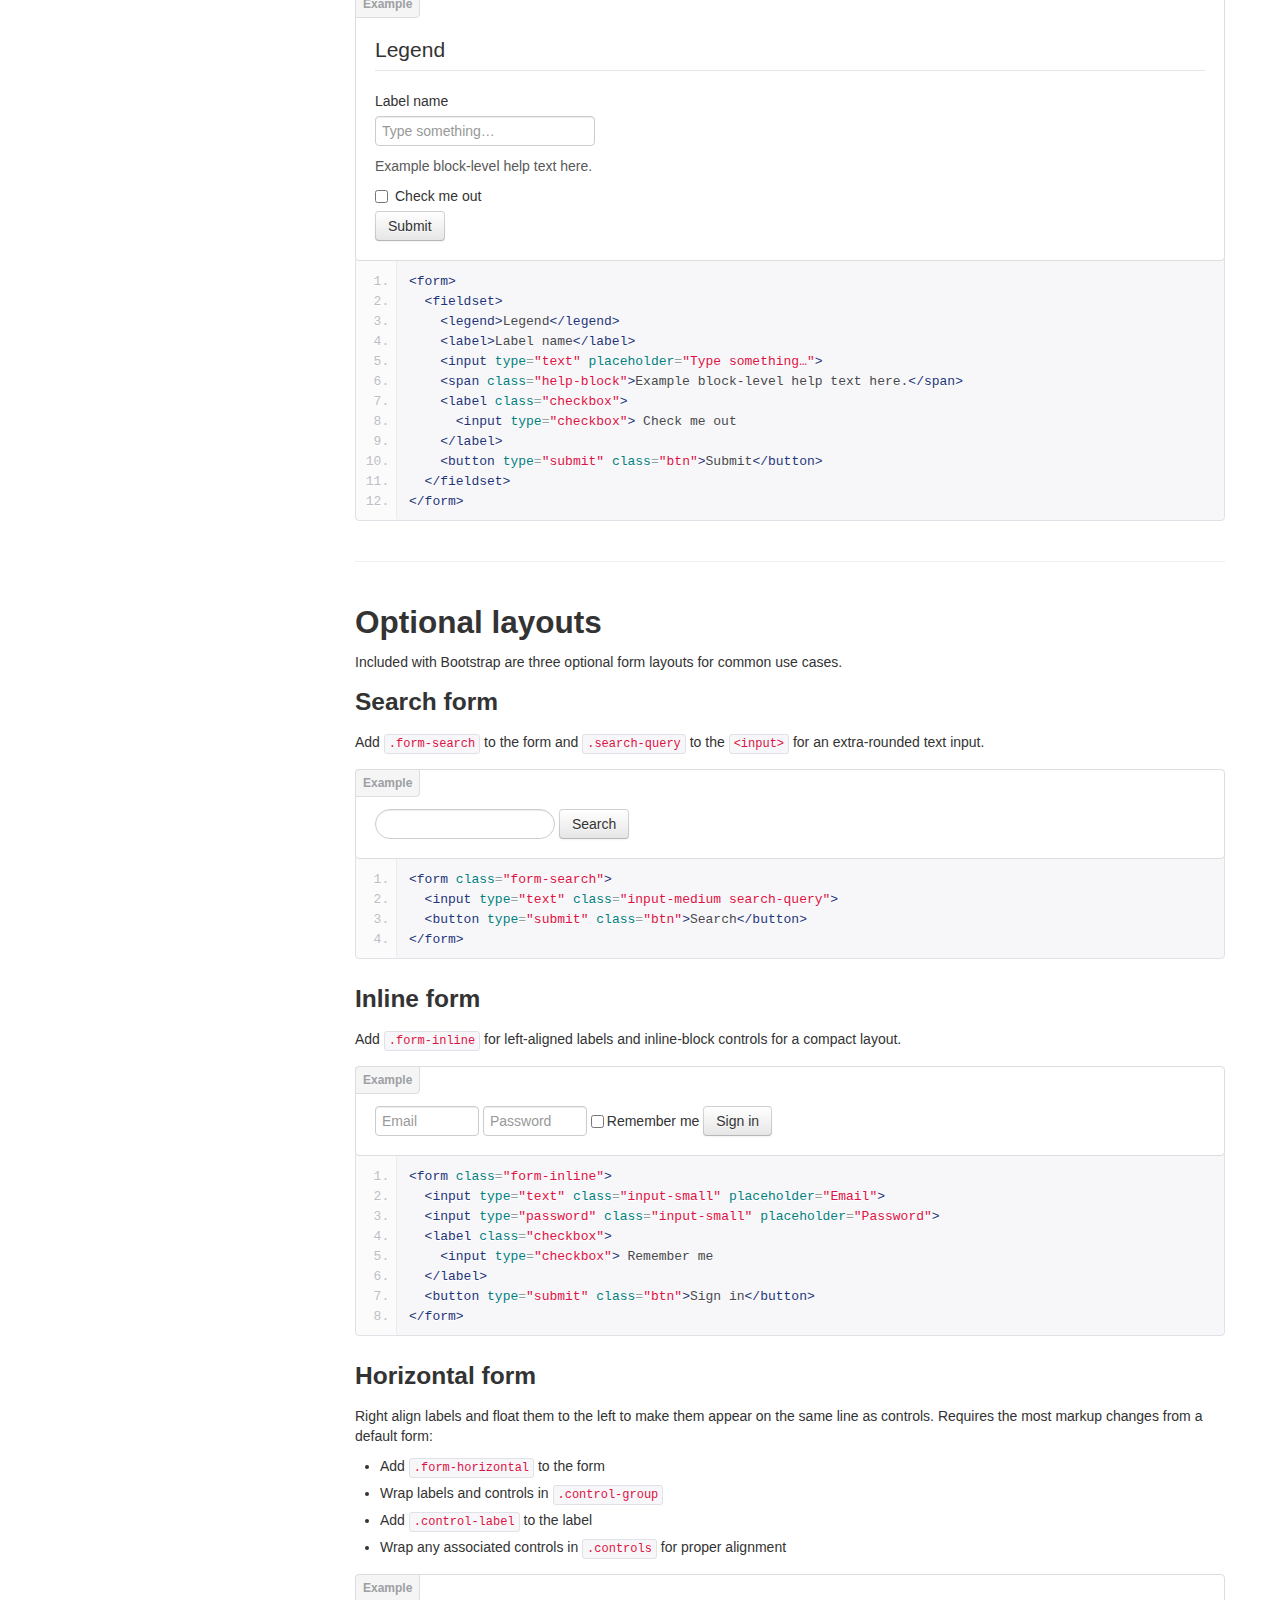
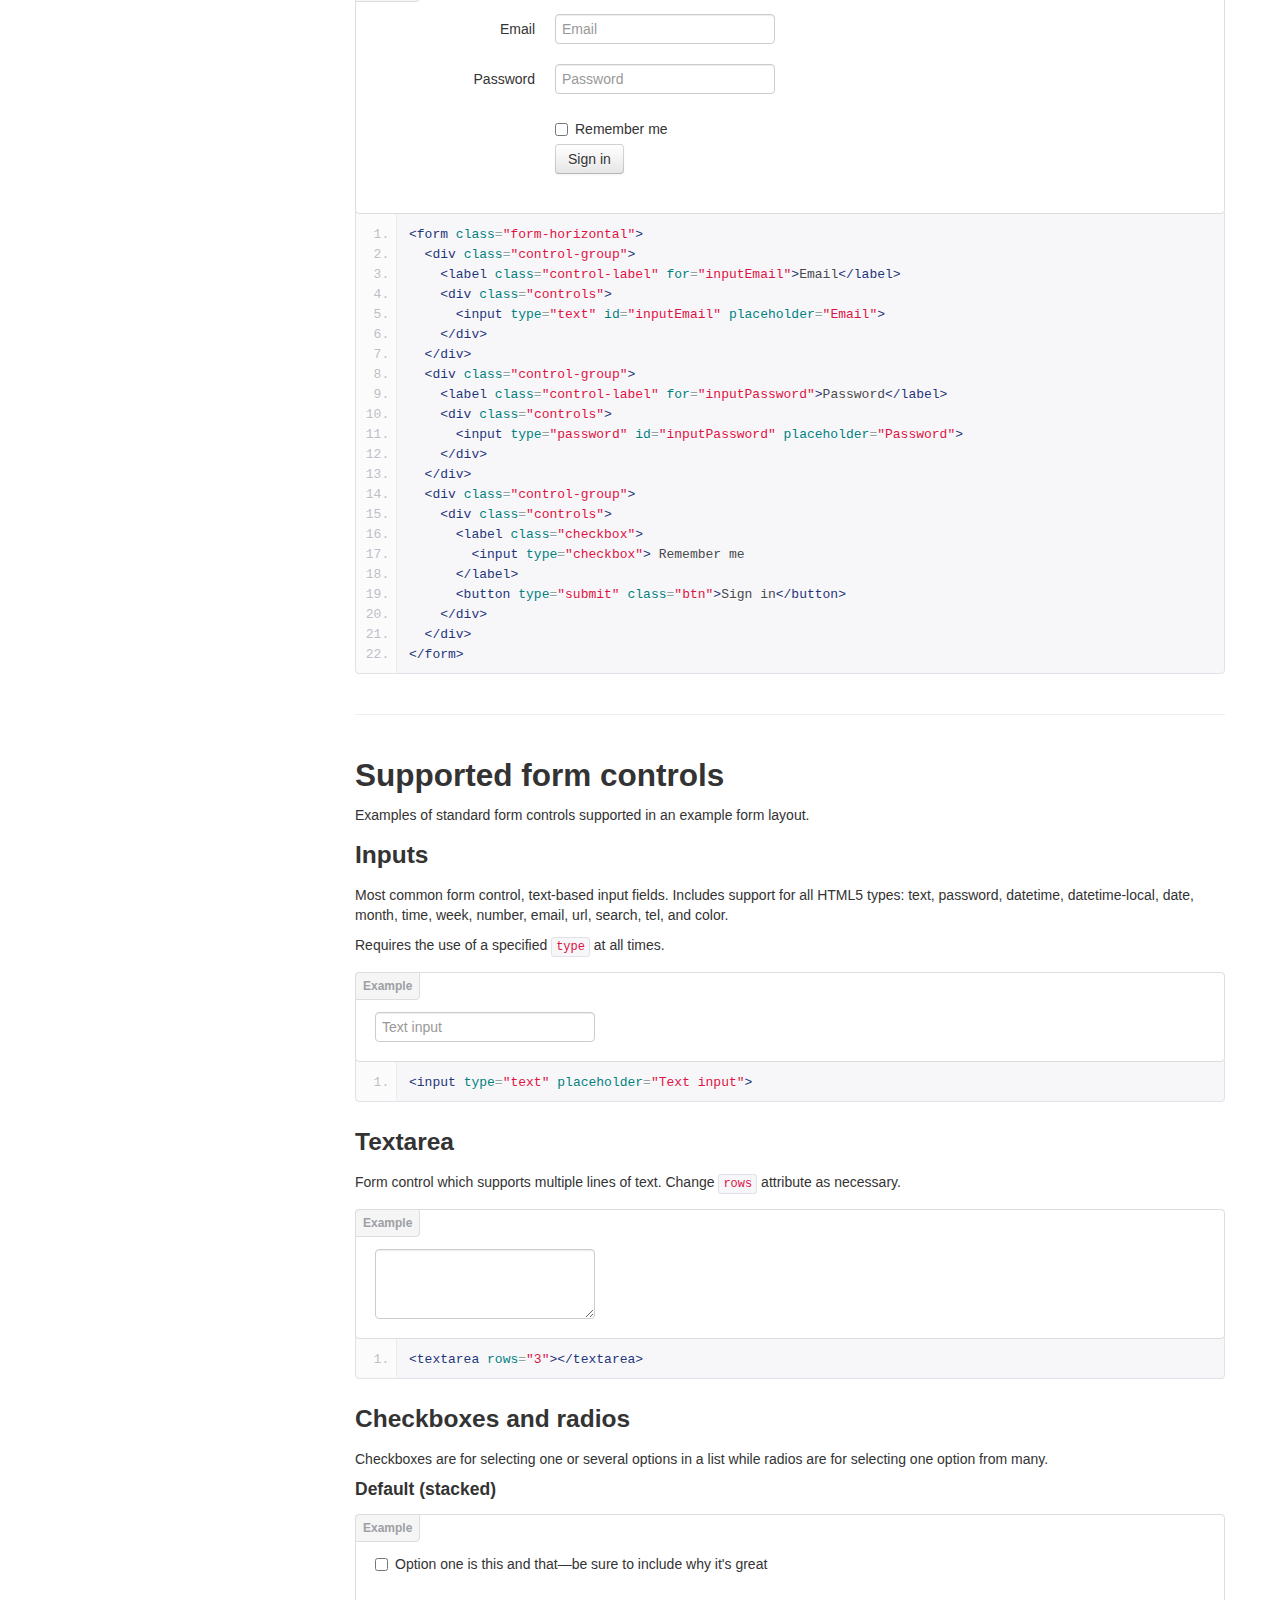
<file: bootstrap/docs/base-css.html>
<!DOCTYPE html>
<html lang="en">
  <head>
    <meta charset="utf-8">
    <title>Base · Bootstrap</title>
    <meta name="viewport" content="width=device-width, initial-scale=1.0">
    <meta name="description" content="">
    <meta name="author" content="">

    <!-- Le styles -->
    <link href="assets/css/bootstrap.css" rel="stylesheet">
    <link href="assets/css/bootstrap-responsive.css" rel="stylesheet">
    <link href="assets/css/docs.css" rel="stylesheet">
    <link href="assets/js/google-code-prettify/prettify.css" rel="stylesheet">

    <!-- Le HTML5 shim, for IE6-8 support of HTML5 elements -->
    <!--[if lt IE 9]>
      <script src="http://html5shim.googlecode.com/svn/trunk/html5.js"></script>
    <![endif]-->

    <!-- Le fav and touch icons -->
    <link rel="apple-touch-icon-precomposed" sizes="144x144" href="assets/ico/apple-touch-icon-144-precomposed.png">
    <link rel="apple-touch-icon-precomposed" sizes="114x114" href="assets/ico/apple-touch-icon-114-precomposed.png">
      <link rel="apple-touch-icon-precomposed" sizes="72x72" href="assets/ico/apple-touch-icon-72-precomposed.png">
                    <link rel="apple-touch-icon-precomposed" href="assets/ico/apple-touch-icon-57-precomposed.png">
                                   <link rel="shortcut icon" href="assets/ico/favicon.png">

  </head>

  <body data-spy="scroll" data-target=".bs-docs-sidebar">

    <!-- Navbar
    ================================================== -->
    <div class="navbar navbar-inverse navbar-fixed-top">
      <div class="navbar-inner">
        <div class="container">
          <button type="button" class="btn btn-navbar" data-toggle="collapse" data-target=".nav-collapse">
            <span class="icon-bar"></span>
            <span class="icon-bar"></span>
            <span class="icon-bar"></span>
          </button>
          <a class="brand" href="./index.html">Bootstrap</a>
          <div class="nav-collapse collapse">
            <ul class="nav">
              <li class="">
                <a href="./index.html">Home</a>
              </li>
              <li class="">
                <a href="./getting-started.html">Get started</a>
              </li>
              <li class="">
                <a href="./scaffolding.html">Scaffolding</a>
              </li>
              <li class="active">
                <a href="./base-css.html">Base CSS</a>
              </li>
              <li class="">
                <a href="./components.html">Components</a>
              </li>
              <li class="">
                <a href="./javascript.html">JavaScript</a>
              </li>
              <li class="">
                <a href="./customize.html">Customize</a>
              </li>
            </ul>
          </div>
        </div>
      </div>
    </div>

<!-- Subhead
================================================== -->
<header class="jumbotron subhead" id="overview">
  <div class="container">
    <h1>Base CSS</h1>
    <p class="lead">Fundamental HTML elements styled and enhanced with extensible classes.</p>
  </div>
</header>


  <div class="container">

    <!-- Docs nav
    ================================================== -->
    <div class="row">
      <div class="span3 bs-docs-sidebar">
        <ul class="nav nav-list bs-docs-sidenav">
          <li><a href="#typography"><i class="icon-chevron-right"></i> Typography</a></li>
          <li><a href="#code"><i class="icon-chevron-right"></i> Code</a></li>
          <li><a href="#tables"><i class="icon-chevron-right"></i> Tables</a></li>
          <li><a href="#forms"><i class="icon-chevron-right"></i> Forms</a></li>
          <li><a href="#buttons"><i class="icon-chevron-right"></i> Buttons</a></li>
          <li><a href="#images"><i class="icon-chevron-right"></i> Images</a></li>
          <li><a href="#icons"><i class="icon-chevron-right"></i> Icons by Glyphicons</a></li>
        </ul>
      </div>
      <div class="span9">



        <!-- Typography
        ================================================== -->
        <section id="typography">
          <div class="page-header">
            <h1>Typography</h1>
          </div>

          <h2 id="headings">Headings</h2>
          <p>All HTML headings, <code>&lt;h1&gt;</code> through <code>&lt;h6&gt;</code> are available.</p>
          <div class="bs-docs-example">
            <h1>h1. Heading 1</h1>
            <h2>h2. Heading 2</h2>
            <h3>h3. Heading 3</h3>
            <h4>h4. Heading 4</h4>
            <h5>h5. Heading 5</h5>
            <h6>h6. Heading 6</h6>
          </div>

          <h2 id="body-copy">Body copy</h2>
          <p>Bootstrap's global default <code>font-size</code> is <strong>14px</strong>, with a <code>line-height</code> of <strong>20px</strong>. This is applied to the <code>&lt;body&gt;</code> and all paragraphs. In addition, <code>&lt;p&gt;</code> (paragraphs) receive a bottom margin of half their line-height (10px by default).</p>
          <div class="bs-docs-example">
            <p>Nullam quis risus eget urna mollis ornare vel eu leo. Cum sociis natoque penatibus et magnis dis parturient montes, nascetur ridiculus mus. Nullam id dolor id nibh ultricies vehicula.</p>
            <p>Cum sociis natoque penatibus et magnis dis parturient montes, nascetur ridiculus mus. Donec ullamcorper nulla non metus auctor fringilla. Duis mollis, est non commodo luctus, nisi erat porttitor ligula, eget lacinia odio sem nec elit. Donec ullamcorper nulla non metus auctor fringilla.</p>
            <p>Maecenas sed diam eget risus varius blandit sit amet non magna. Donec id elit non mi porta gravida at eget metus. Duis mollis, est non commodo luctus, nisi erat porttitor ligula, eget lacinia odio sem nec elit.</p>
          </div>
          <pre class="prettyprint">&lt;p&gt;...&lt;/p&gt;</pre>

          <h3>Lead body copy</h3>
          <p>Make a paragraph stand out by adding <code>.lead</code>.</p>
          <div class="bs-docs-example">
            <p class="lead">Vivamus sagittis lacus vel augue laoreet rutrum faucibus dolor auctor. Duis mollis, est non commodo luctus.</p>
          </div>
          <pre class="prettyprint">&lt;p class="lead"&gt;...&lt;/p&gt;</pre>

          <h3>Built with Less</h3>
          <p>The typographic scale is based on two LESS variables in <strong>variables.less</strong>: <code>@baseFontSize</code> and <code>@baseLineHeight</code>. The first is the base font-size used throughout and the second is the base line-height. We use those variables and some simple math to create the margins, paddings, and line-heights of all our type and more. Customize them and Bootstrap adapts.</p>


          <hr class="bs-docs-separator">


          <h2 id="emphasis">Emphasis</h2>
          <p>Make use of HTML's default emphasis tags with lightweight styles.</p>

          <h3><code>&lt;small&gt;</code></h3>
          <p>For de-emphasizing inline or blocks of text, <small>use the small tag.</small></p>
          <div class="bs-docs-example">
            <p><small>This line of text is meant to be treated as fine print.</small></p>
          </div>
<pre class="prettyprint">
&lt;p&gt;
  &lt;small&gt;This line of text is meant to be treated as fine print.&lt;/small&gt;
&lt;/p&gt;
</pre>

          <h3>Bold</h3>
          <p>For emphasizing a snippet of text with a heavier font-weight.</p>
          <div class="bs-docs-example">
            <p>The following snippet of text is <strong>rendered as bold text</strong>.</p>
          </div>
          <pre class="prettyprint">&lt;strong&gt;rendered as bold text&lt;/strong&gt;</pre>

          <h3>Italics</h3>
          <p>For emphasizing a snippet of text with italics.</p>
          <div class="bs-docs-example">
            <p>The following snippet of text is <em>rendered as italicized text</em>.</p>
          </div>
          <pre class="prettyprint">&lt;em&gt;rendered as italicized text&lt;/em&gt;</pre>

          <p><span class="label label-info">Heads up!</span> Feel free to use <code>&lt;b&gt;</code> and <code>&lt;i&gt;</code> in HTML5. <code>&lt;b&gt;</code> is meant to highlight words or phrases without conveying additional importance while <code>&lt;i&gt;</code> is mostly for voice, technical terms, etc.</p>

          <h3>Emphasis classes</h3>
          <p>Convey meaning through color with a handful of emphasis utility classes.</p>
          <div class="bs-docs-example">
            <p class="muted">Fusce dapibus, tellus ac cursus commodo, tortor mauris nibh.</p>
            <p class="text-warning">Etiam porta sem malesuada magna mollis euismod.</p>
            <p class="text-error">Donec ullamcorper nulla non metus auctor fringilla.</p>
            <p class="text-info">Aenean eu leo quam. Pellentesque ornare sem lacinia quam venenatis.</p>
            <p class="text-success">Duis mollis, est non commodo luctus, nisi erat porttitor ligula.</p>
          </div>
<pre class="prettyprint linenums">
&lt;p class="muted"&gt;Fusce dapibus, tellus ac cursus commodo, tortor mauris nibh.&lt;/p&gt;
&lt;p class="text-warning"&gt;Etiam porta sem malesuada magna mollis euismod.&lt;/p&gt;
&lt;p class="text-error"&gt;Donec ullamcorper nulla non metus auctor fringilla.&lt;/p&gt;
&lt;p class="text-info"&gt;Aenean eu leo quam. Pellentesque ornare sem lacinia quam venenatis.&lt;/p&gt;
&lt;p class="text-success"&gt;Duis mollis, est non commodo luctus, nisi erat porttitor ligula.&lt;/p&gt;
</pre>


          <hr class="bs-docs-separator">


          <h2 id="abbreviations">Abbreviations</h2>
          <p>Stylized implementation of HTML's <code>&lt;abbr&gt;</code> element for abbreviations and acronyms to show the expanded version on hover. Abbreviations with a <code>title</code> attribute have a light dotted bottom border and a help cursor on hover, providing additional context on hover.</p>

          <h3><code>&lt;abbr&gt;</code></h3>
          <p>For expanded text on long hover of an abbreviation, include the <code>title</code> attribute.</p>
          <div class="bs-docs-example">
            <p>An abbreviation of the word attribute is <abbr title="attribute">attr</abbr>.</p>
          </div>
          <pre class="prettyprint">&lt;abbr title="attribute"&gt;attr&lt;/abbr&gt;</pre>

          <h3><code>&lt;abbr class="initialism"&gt;</code></h3>
          <p>Add <code>.initialism</code> to an abbreviation for a slightly smaller font-size.</p>
          <div class="bs-docs-example">
            <p><abbr title="HyperText Markup Language" class="initialism">HTML</abbr> is the best thing since sliced bread.</p>
          </div>
          <pre class="prettyprint">&lt;abbr title="HyperText Markup Language" class="initialism"&gt;HTML&lt;/abbr&gt;</pre>


          <hr class="bs-docs-separator">


          <h2 id="addresses">Addresses</h2>
          <p>Present contact information for the nearest ancestor or the entire body of work.</p>

          <h3><code>&lt;address&gt;</code></h3>
          <p>Preserve formatting by ending all lines with <code>&lt;br&gt;</code>.</p>
          <div class="bs-docs-example">
            <address>
              <strong>Twitter, Inc.</strong><br>
              795 Folsom Ave, Suite 600<br>
              San Francisco, CA 94107<br>
              <abbr title="Phone">P:</abbr> (123) 456-7890
            </address>
            <address>
              <strong>Full Name</strong><br>
              <a href="mailto:#">first.last@example.com</a>
            </address>
          </div>
<pre class="prettyprint linenums">
&lt;address&gt;
  &lt;strong&gt;Twitter, Inc.&lt;/strong&gt;&lt;br&gt;
  795 Folsom Ave, Suite 600&lt;br&gt;
  San Francisco, CA 94107&lt;br&gt;
  &lt;abbr title="Phone"&gt;P:&lt;/abbr&gt; (123) 456-7890
&lt;/address&gt;

&lt;address&gt;
  &lt;strong&gt;Full Name&lt;/strong&gt;&lt;br&gt;
  &lt;a href="mailto:#"&gt;first.last@example.com&lt;/a&gt;
&lt;/address&gt;
</pre>


          <hr class="bs-docs-separator">


          <h2 id="blockquotes">Blockquotes</h2>
          <p>For quoting blocks of content from another source within your document.</p>

          <h3>Default blockquote</h3>
          <p>Wrap <code>&lt;blockquote&gt;</code> around any <abbr title="HyperText Markup Language">HTML</abbr> as the quote. For straight quotes we recommend a <code>&lt;p&gt;</code>.</p>
          <div class="bs-docs-example">
            <blockquote>
              <p>Lorem ipsum dolor sit amet, consectetur adipiscing elit. Integer posuere erat a ante.</p>
            </blockquote>
          </div>
<pre class="prettyprint linenums">
&lt;blockquote&gt;
  &lt;p&gt;Lorem ipsum dolor sit amet, consectetur adipiscing elit. Integer posuere erat a ante.&lt;/p&gt;
&lt;/blockquote&gt;
</pre>

          <h3>Blockquote options</h3>
          <p>Style and content changes for simple variations on a standard blockquote.</p>

          <h4>Naming a source</h4>
          <p>Add <code>&lt;small&gt;</code> tag for identifying the source. Wrap the name of the source work in <code>&lt;cite&gt;</code>.</p>
          <div class="bs-docs-example">
            <blockquote>
              <p>Lorem ipsum dolor sit amet, consectetur adipiscing elit. Integer posuere erat a ante.</p>
              <small>Someone famous in <cite title="Source Title">Source Title</cite></small>
            </blockquote>
          </div>
<pre class="prettyprint linenums">
&lt;blockquote&gt;
  &lt;p&gt;Lorem ipsum dolor sit amet, consectetur adipiscing elit. Integer posuere erat a ante.&lt;/p&gt;
  &lt;small&gt;Someone famous &lt;cite title="Source Title"&gt;Source Title&lt;/cite&gt;&lt;/small&gt;
&lt;/blockquote&gt;
</pre>

          <h4>Alternate displays</h4>
          <p>Use <code>.pull-right</code> for a floated, right-aligned blockquote.</p>
          <div class="bs-docs-example" style="overflow: hidden;">
            <blockquote class="pull-right">
              <p>Lorem ipsum dolor sit amet, consectetur adipiscing elit. Integer posuere erat a ante.</p>
              <small>Someone famous in <cite title="Source Title">Source Title</cite></small>
            </blockquote>
          </div>
<pre class="prettyprint linenums">
&lt;blockquote class="pull-right"&gt;
  ...
&lt;/blockquote&gt;
</pre>


          <hr class="bs-docs-separator">


          <!-- Lists -->
          <h2 id="lists">Lists</h2>

          <h3>Unordered</h3>
          <p>A list of items in which the order does <em>not</em> explicitly matter.</p>
          <div class="bs-docs-example">
            <ul>
              <li>Lorem ipsum dolor sit amet</li>
              <li>Consectetur adipiscing elit</li>
              <li>Integer molestie lorem at massa</li>
              <li>Facilisis in pretium nisl aliquet</li>
              <li>Nulla volutpat aliquam velit
                <ul>
                  <li>Phasellus iaculis neque</li>
                  <li>Purus sodales ultricies</li>
                  <li>Vestibulum laoreet porttitor sem</li>
                  <li>Ac tristique libero volutpat at</li>
                </ul>
              </li>
              <li>Faucibus porta lacus fringilla vel</li>
              <li>Aenean sit amet erat nunc</li>
              <li>Eget porttitor lorem</li>
            </ul>
          </div>
<pre class="prettyprint linenums">
&lt;ul&gt;
  &lt;li&gt;...&lt;/li&gt;
&lt;/ul&gt;
</pre>

          <h3>Ordered</h3>
          <p>A list of items in which the order <em>does</em> explicitly matter.</p>
          <div class="bs-docs-example">
            <ol>
              <li>Lorem ipsum dolor sit amet</li>
              <li>Consectetur adipiscing elit</li>
              <li>Integer molestie lorem at massa</li>
              <li>Facilisis in pretium nisl aliquet</li>
              <li>Nulla volutpat aliquam velit</li>
              <li>Faucibus porta lacus fringilla vel</li>
              <li>Aenean sit amet erat nunc</li>
              <li>Eget porttitor lorem</li>
            </ol>
          </div>
<pre class="prettyprint linenums">
&lt;ol&gt;
  &lt;li&gt;...&lt;/li&gt;
&lt;/ol&gt;
</pre>

        <h3>Unstyled</h3>
        <p>Remove the default <code>list-style</code> and left padding on list items (immediate children only).</p>
        <div class="bs-docs-example">
          <ul class="unstyled">
            <li>Lorem ipsum dolor sit amet</li>
            <li>Consectetur adipiscing elit</li>
            <li>Integer molestie lorem at massa</li>
            <li>Facilisis in pretium nisl aliquet</li>
            <li>Nulla volutpat aliquam velit
              <ul>
                <li>Phasellus iaculis neque</li>
                <li>Purus sodales ultricies</li>
                <li>Vestibulum laoreet porttitor sem</li>
                <li>Ac tristique libero volutpat at</li>
              </ul>
            </li>
            <li>Faucibus porta lacus fringilla vel</li>
            <li>Aenean sit amet erat nunc</li>
            <li>Eget porttitor lorem</li>
          </ul>
        </div>
<pre class="prettyprint linenums">
&lt;ul class="unstyled"&gt;
  &lt;li&gt;...&lt;/li&gt;
&lt;/ul&gt;
</pre>

        <h3>Inline</h3>
        <p>Place all list items on a single line with <code>inline-block</code> and some light padding.</p>
        <div class="bs-docs-example">
          <ul class="inline">
            <li>Lorem ipsum</li>
            <li>Phasellus iaculis</li>
            <li>Nulla volutpat</li>
          </ul>
        </div>
<pre class="prettyprint linenums">
&lt;ul class="inline"&gt;
  &lt;li&gt;...&lt;/li&gt;
&lt;/ul&gt;
</pre>

        <h3>Description</h3>
        <p>A list of terms with their associated descriptions.</p>
        <div class="bs-docs-example">
          <dl>
            <dt>Description lists</dt>
            <dd>A description list is perfect for defining terms.</dd>
            <dt>Euismod</dt>
            <dd>Vestibulum id ligula porta felis euismod semper eget lacinia odio sem nec elit.</dd>
            <dd>Donec id elit non mi porta gravida at eget metus.</dd>
            <dt>Malesuada porta</dt>
            <dd>Etiam porta sem malesuada magna mollis euismod.</dd>
          </dl>
        </div>
<pre class="prettyprint linenums">
&lt;dl&gt;
  &lt;dt&gt;...&lt;/dt&gt;
  &lt;dd&gt;...&lt;/dd&gt;
&lt;/dl&gt;
</pre>

        <h4>Horizontal description</h4>
        <p>Make terms and descriptions in <code>&lt;dl&gt;</code> line up side-by-side.</p>
        <div class="bs-docs-example">
          <dl class="dl-horizontal">
            <dt>Description lists</dt>
            <dd>A description list is perfect for defining terms.</dd>
            <dt>Euismod</dt>
            <dd>Vestibulum id ligula porta felis euismod semper eget lacinia odio sem nec elit.</dd>
            <dd>Donec id elit non mi porta gravida at eget metus.</dd>
            <dt>Malesuada porta</dt>
            <dd>Etiam porta sem malesuada magna mollis euismod.</dd>
            <dt>Felis euismod semper eget lacinia</dt>
            <dd>Fusce dapibus, tellus ac cursus commodo, tortor mauris condimentum nibh, ut fermentum massa justo sit amet risus.</dd>
          </dl>
        </div>
<pre class="prettyprint linenums">
&lt;dl class="dl-horizontal"&gt;
  &lt;dt&gt;...&lt;/dt&gt;
  &lt;dd&gt;...&lt;/dd&gt;
&lt;/dl&gt;
</pre>
        <p>
          <span class="label label-info">Heads up!</span>
          Horizontal description lists will truncate terms that are too long to fit in the left column fix <code>text-overflow</code>. In narrower viewports, they will change to the default stacked layout.
        </p>
      </section>



        <!-- Code
        ================================================== -->
        <section id="code">
          <div class="page-header">
            <h1>Code</h1>
          </div>

          <h2>Inline</h2>
          <p>Wrap inline snippets of code with <code>&lt;code&gt;</code>.</p>
<div class="bs-docs-example">
  For example, <code>&lt;section&gt;</code> should be wrapped as inline.
</div>
<pre class="prettyprint linenums">
For example, &lt;code&gt;&lt;section&gt;&lt;/code&gt; should be wrapped as inline.
</pre>

          <h2>Basic block</h2>
          <p>Use <code>&lt;pre&gt;</code> for multiple lines of code. Be sure to escape any angle brackets in the code for proper rendering.</p>
<div class="bs-docs-example">
  <pre>&lt;p&gt;Sample text here...&lt;/p&gt;</pre>
</div>
<pre class="prettyprint linenums" style="margin-bottom: 9px;">
&lt;pre&gt;
  &amp;lt;p&amp;gt;Sample text here...&amp;lt;/p&amp;gt;
&lt;/pre&gt;
</pre>
          <p><span class="label label-info">Heads up!</span> Be sure to keep code within <code>&lt;pre&gt;</code> tags as close to the left as possible; it will render all tabs.</p>
          <p>You may optionally add the <code>.pre-scrollable</code> class which will set a max-height of 350px and provide a y-axis scrollbar.</p>
        </section>



        <!-- Tables
        ================================================== -->
        <section id="tables">
          <div class="page-header">
            <h1>Tables</h1>
          </div>

          <h2>Default styles</h2>
          <p>For basic styling&mdash;light padding and only horizontal dividers&mdash;add the base class <code>.table</code> to any <code>&lt;table&gt;</code>.</p>
          <div class="bs-docs-example">
            <table class="table">
              <thead>
                <tr>
                  <th>#</th>
                  <th>First Name</th>
                  <th>Last Name</th>
                  <th>Username</th>
                </tr>
              </thead>
              <tbody>
                <tr>
                  <td>1</td>
                  <td>Mark</td>
                  <td>Otto</td>
                  <td>@mdo</td>
                </tr>
                <tr>
                  <td>2</td>
                  <td>Jacob</td>
                  <td>Thornton</td>
                  <td>@fat</td>
                </tr>
                <tr>
                  <td>3</td>
                  <td>Larry</td>
                  <td>the Bird</td>
                  <td>@twitter</td>
                </tr>
              </tbody>
            </table>
          </div>
<pre class="prettyprint linenums">
&lt;table class="table"&gt;
  …
&lt;/table&gt;
</pre>


          <hr class="bs-docs-separator">


          <h2>Optional classes</h2>
          <p>Add any of the following classes to the <code>.table</code> base class.</p>

          <h3><code>.table-striped</code></h3>
          <p>Adds zebra-striping to any table row within the <code>&lt;tbody&gt;</code> via the <code>:nth-child</code> CSS selector (not available in IE7-IE8).</p>
          <div class="bs-docs-example">
            <table class="table table-striped">
              <thead>
                <tr>
                  <th>#</th>
                  <th>First Name</th>
                  <th>Last Name</th>
                  <th>Username</th>
                </tr>
              </thead>
              <tbody>
                <tr>
                  <td>1</td>
                  <td>Mark</td>
                  <td>Otto</td>
                  <td>@mdo</td>
                </tr>
                <tr>
                  <td>2</td>
                  <td>Jacob</td>
                  <td>Thornton</td>
                  <td>@fat</td>
                </tr>
                <tr>
                  <td>3</td>
                  <td>Larry</td>
                  <td>the Bird</td>
                  <td>@twitter</td>
                </tr>
              </tbody>
            </table>
          </div>
<pre class="prettyprint linenums" style="margin-bottom: 18px;">
&lt;table class="table table-striped"&gt;
  …
&lt;/table&gt;
</pre>

          <h3><code>.table-bordered</code></h3>
          <p>Add borders and rounded corners to the table.</p>
          <div class="bs-docs-example">
            <table class="table table-bordered">
              <thead>
                <tr>
                  <th>#</th>
                  <th>First Name</th>
                  <th>Last Name</th>
                  <th>Username</th>
                </tr>
              </thead>
              <tbody>
                <tr>
                  <td rowspan="2">1</td>
                  <td>Mark</td>
                  <td>Otto</td>
                  <td>@mdo</td>
                </tr>
                <tr>
                  <td>Mark</td>
                  <td>Otto</td>
                  <td>@TwBootstrap</td>
                </tr>
                <tr>
                  <td>2</td>
                  <td>Jacob</td>
                  <td>Thornton</td>
                  <td>@fat</td>
                </tr>
                <tr>
                  <td>3</td>
                  <td colspan="2">Larry the Bird</td>
                  <td>@twitter</td>
                </tr>
              </tbody>
            </table>
          </div>
<pre class="prettyprint linenums">
&lt;table class="table table-bordered"&gt;
  …
&lt;/table&gt;
</pre>

          <h3><code>.table-hover</code></h3>
          <p>Enable a hover state on table rows within a <code>&lt;tbody&gt;</code>.</p>
          <div class="bs-docs-example">
            <table class="table table-hover">
              <thead>
                <tr>
                  <th>#</th>
                  <th>First Name</th>
                  <th>Last Name</th>
                  <th>Username</th>
                </tr>
              </thead>
              <tbody>
                <tr>
                  <td>1</td>
                  <td>Mark</td>
                  <td>Otto</td>
                  <td>@mdo</td>
                </tr>
                <tr>
                  <td>2</td>
                  <td>Jacob</td>
                  <td>Thornton</td>
                  <td>@fat</td>
                </tr>
                <tr>
                  <td>3</td>
                  <td colspan="2">Larry the Bird</td>
                  <td>@twitter</td>
                </tr>
              </tbody>
            </table>
          </div>
<pre class="prettyprint linenums" style="margin-bottom: 18px;">
&lt;table class="table table-hover"&gt;
  …
&lt;/table&gt;
</pre>

          <h3><code>.table-condensed</code></h3>
          <p>Makes tables more compact by cutting cell padding in half.</p>
          <div class="bs-docs-example">
            <table class="table table-condensed">
              <thead>
                <tr>
                  <th>#</th>
                  <th>First Name</th>
                  <th>Last Name</th>
                  <th>Username</th>
                </tr>
              </thead>
              <tbody>
                <tr>
                  <td>1</td>
                  <td>Mark</td>
                  <td>Otto</td>
                  <td>@mdo</td>
                </tr>
                <tr>
                  <td>2</td>
                  <td>Jacob</td>
                  <td>Thornton</td>
                  <td>@fat</td>
                </tr>
                <tr>
                  <td>3</td>
                  <td colspan="2">Larry the Bird</td>
                  <td>@twitter</td>
                </tr>
              </tbody>
            </table>
          </div>
<pre class="prettyprint linenums" style="margin-bottom: 18px;">
&lt;table class="table table-condensed"&gt;
  …
&lt;/table&gt;
</pre>


          <hr class="bs-docs-separator">


          <h2>Optional row classes</h2>
          <p>Use contextual classes to color table rows.</p>
          <table class="table table-bordered table-striped">
            <colgroup>
              <col class="span1">
              <col class="span7">
            </colgroup>
            <thead>
              <tr>
                <th>Class</th>
                <th>Description</th>
              </tr>
            </thead>
            <tbody>
              <tr>
                <td>
                  <code>.success</code>
                </td>
                <td>Indicates a successful or positive action.</td>
              </tr>
              <tr>
                <td>
                  <code>.error</code>
                </td>
                <td>Indicates a dangerous or potentially negative action.</td>
              </tr>
              <tr>
                <td>
                  <code>.warning</code>
                </td>
                <td>Indicates a warning that might need attention.</td>
              </tr>
              <tr>
                <td>
                  <code>.info</code>
                </td>
                <td>Used as an alternative to the default styles.</td>
              </tr>
            </tbody>
          </table>
          <div class="bs-docs-example">
            <table class="table">
              <thead>
                <tr>
                  <th>#</th>
                  <th>Product</th>
                  <th>Payment Taken</th>
                  <th>Status</th>
                </tr>
              </thead>
              <tbody>
                <tr class="success">
                  <td>1</td>
                  <td>TB - Monthly</td>
                  <td>01/04/2012</td>
                  <td>Approved</td>
                </tr>
                <tr class="error">
                  <td>2</td>
                  <td>TB - Monthly</td>
                  <td>02/04/2012</td>
                  <td>Declined</td>
                </tr>
                <tr class="warning">
                  <td>3</td>
                  <td>TB - Monthly</td>
                  <td>03/04/2012</td>
                  <td>Pending</td>
                </tr>
                <tr class="info">
                  <td>4</td>
                  <td>TB - Monthly</td>
                  <td>04/04/2012</td>
                  <td>Call in to confirm</td>
                </tr>
              </tbody>
            </table>
          </div>
<pre class="prettyprint linenums">
...
  &lt;tr class="success"&gt;
    &lt;td&gt;1&lt;/td&gt;
    &lt;td&gt;TB - Monthly&lt;/td&gt;
    &lt;td&gt;01/04/2012&lt;/td&gt;
    &lt;td&gt;Approved&lt;/td&gt;
  &lt;/tr&gt;
...
</pre>


          <hr class="bs-docs-separator">


          <h2>Supported table markup</h2>
          <p>List of supported table HTML elements and how they should be used.</p>
          <table class="table table-bordered table-striped">
            <colgroup>
              <col class="span1">
              <col class="span7">
            </colgroup>
            <thead>
              <tr>
                <th>Tag</th>
                <th>Description</th>
              </tr>
            </thead>
            <tbody>
              <tr>
                <td>
                  <code>&lt;table&gt;</code>
                </td>
                <td>
                  Wrapping element for displaying data in a tabular format
                </td>
              </tr>
              <tr>
                <td>
                  <code>&lt;thead&gt;</code>
                </td>
                <td>
                  Container element for table header rows (<code>&lt;tr&gt;</code>) to label table columns
                </td>
              </tr>
              <tr>
                <td>
                  <code>&lt;tbody&gt;</code>
                </td>
                <td>
                  Container element for table rows (<code>&lt;tr&gt;</code>) in the body of the table
                </td>
              </tr>
              <tr>
                <td>
                  <code>&lt;tr&gt;</code>
                </td>
                <td>
                  Container element for a set of table cells (<code>&lt;td&gt;</code> or <code>&lt;th&gt;</code>) that appears on a single row
                </td>
              </tr>
              <tr>
                <td>
                  <code>&lt;td&gt;</code>
                </td>
                <td>
                  Default table cell
                </td>
              </tr>
              <tr>
                <td>
                  <code>&lt;th&gt;</code>
                </td>
                <td>
                  Special table cell for column (or row, depending on scope and placement) labels<br>
                  Must be used within a <code>&lt;thead&gt;</code>
                </td>
              </tr>
              <tr>
                <td>
                  <code>&lt;caption&gt;</code>
                </td>
                <td>
                  Description or summary of what the table holds, especially useful for screen readers
                </td>
              </tr>
            </tbody>
          </table>
<pre class="prettyprint linenums">
&lt;table&gt;
  &lt;caption&gt;...&lt;/caption&gt;
  &lt;thead&gt;
    &lt;tr&gt;
      &lt;th&gt;...&lt;/th&gt;
      &lt;th&gt;...&lt;/th&gt;
    &lt;/tr&gt;
  &lt;/thead&gt;
  &lt;tbody&gt;
    &lt;tr&gt;
      &lt;td&gt;...&lt;/td&gt;
      &lt;td&gt;...&lt;/td&gt;
    &lt;/tr&gt;
  &lt;/tbody&gt;
&lt;/table&gt;
</pre>

        </section>



        <!-- Forms
        ================================================== -->
        <section id="forms">
          <div class="page-header">
            <h1>Forms</h1>
          </div>

          <h2>Default styles</h2>
          <p>Individual form controls receive styling, but without any required base class on the <code>&lt;form&gt;</code> or large changes in markup. Results in stacked, left-aligned labels on top of form controls.</p>
          <form class="bs-docs-example">
            <fieldset>
              <legend>Legend</legend>
              <label>Label name</label>
              <input type="text" placeholder="Type something…">
              <span class="help-block">Example block-level help text here.</span>
              <label class="checkbox">
                <input type="checkbox"> Check me out
              </label>
              <button type="submit" class="btn">Submit</button>
            </fieldset>
          </form>
<pre class="prettyprint linenums">
&lt;form&gt;
  &lt;fieldset&gt;
    &lt;legend&gt;Legend&lt;/legend&gt;
    &lt;label&gt;Label name&lt;/label&gt;
    &lt;input type="text" placeholder="Type something…"&gt;
    &lt;span class="help-block"&gt;Example block-level help text here.&lt;/span&gt;
    &lt;label class="checkbox"&gt;
      &lt;input type="checkbox"&gt; Check me out
    &lt;/label&gt;
    &lt;button type="submit" class="btn"&gt;Submit&lt;/button&gt;
  &lt;/fieldset&gt;
&lt;/form&gt;
</pre>


          <hr class="bs-docs-separator">


          <h2>Optional layouts</h2>
          <p>Included with Bootstrap are three optional form layouts for common use cases.</p>

          <h3>Search form</h3>
          <p>Add <code>.form-search</code> to the form and <code>.search-query</code> to the <code>&lt;input&gt;</code> for an extra-rounded text input.</p>
          <form class="bs-docs-example form-search">
            <input type="text" class="input-medium search-query">
            <button type="submit" class="btn">Search</button>
          </form>
<pre class="prettyprint linenums">
&lt;form class="form-search"&gt;
  &lt;input type="text" class="input-medium search-query"&gt;
  &lt;button type="submit" class="btn"&gt;Search&lt;/button&gt;
&lt;/form&gt;
</pre>

          <h3>Inline form</h3>
          <p>Add <code>.form-inline</code> for left-aligned labels and inline-block controls for a compact layout.</p>
          <form class="bs-docs-example form-inline">
            <input type="text" class="input-small" placeholder="Email">
            <input type="password" class="input-small" placeholder="Password">
            <label class="checkbox">
              <input type="checkbox"> Remember me
            </label>
            <button type="submit" class="btn">Sign in</button>
          </form>
<pre class="prettyprint linenums">
&lt;form class="form-inline"&gt;
  &lt;input type="text" class="input-small" placeholder="Email"&gt;
  &lt;input type="password" class="input-small" placeholder="Password"&gt;
  &lt;label class="checkbox"&gt;
    &lt;input type="checkbox"&gt; Remember me
  &lt;/label&gt;
  &lt;button type="submit" class="btn"&gt;Sign in&lt;/button&gt;
&lt;/form&gt;
</pre>

          <h3>Horizontal form</h3>
          <p>Right align labels and float them to the left to make them appear on the same line as controls. Requires the most markup changes from a default form:</p>
          <ul>
            <li>Add <code>.form-horizontal</code> to the form</li>
            <li>Wrap labels and controls in <code>.control-group</code></li>
            <li>Add <code>.control-label</code> to the label</li>
            <li>Wrap any associated controls in <code>.controls</code> for proper alignment</li>
          </ul>
          <form class="bs-docs-example form-horizontal">
            <div class="control-group">
              <label class="control-label" for="inputEmail">Email</label>
              <div class="controls">
                <input type="text" id="inputEmail" placeholder="Email">
              </div>
            </div>
            <div class="control-group">
              <label class="control-label" for="inputPassword">Password</label>
              <div class="controls">
                <input type="password" id="inputPassword" placeholder="Password">
              </div>
            </div>
            <div class="control-group">
              <div class="controls">
                <label class="checkbox">
                  <input type="checkbox"> Remember me
                </label>
                <button type="submit" class="btn">Sign in</button>
              </div>
            </div>
          </form>
<pre class="prettyprint linenums">
&lt;form class="form-horizontal"&gt;
  &lt;div class="control-group"&gt;
    &lt;label class="control-label" for="inputEmail"&gt;Email&lt;/label&gt;
    &lt;div class="controls"&gt;
      &lt;input type="text" id="inputEmail" placeholder="Email"&gt;
    &lt;/div&gt;
  &lt;/div&gt;
  &lt;div class="control-group"&gt;
    &lt;label class="control-label" for="inputPassword"&gt;Password&lt;/label&gt;
    &lt;div class="controls"&gt;
      &lt;input type="password" id="inputPassword" placeholder="Password"&gt;
    &lt;/div&gt;
  &lt;/div&gt;
  &lt;div class="control-group"&gt;
    &lt;div class="controls"&gt;
      &lt;label class="checkbox"&gt;
        &lt;input type="checkbox"&gt; Remember me
      &lt;/label&gt;
      &lt;button type="submit" class="btn"&gt;Sign in&lt;/button&gt;
    &lt;/div&gt;
  &lt;/div&gt;
&lt;/form&gt;
</pre>


          <hr class="bs-docs-separator">


          <h2>Supported form controls</h2>
          <p>Examples of standard form controls supported in an example form layout.</p>

          <h3>Inputs</h3>
          <p>Most common form control, text-based input fields. Includes support for all HTML5 types: text, password, datetime, datetime-local, date, month, time, week, number, email, url, search, tel, and color.</p>
          <p>Requires the use of a specified <code>type</code> at all times.</p>
          <form class="bs-docs-example form-inline">
            <input type="text" placeholder="Text input">
          </form>
<pre class="prettyprint linenums">
&lt;input type="text" placeholder="Text input"&gt;
</pre>

          <h3>Textarea</h3>
          <p>Form control which supports multiple lines of text. Change <code>rows</code> attribute as necessary.</p>
          <form class="bs-docs-example form-inline">
            <textarea rows="3"></textarea>
          </form>
<pre class="prettyprint linenums">
&lt;textarea rows="3"&gt;&lt;/textarea&gt;
</pre>

          <h3>Checkboxes and radios</h3>
          <p>Checkboxes are for selecting one or several options in a list while radios are for selecting one option from many.</p>
          <h4>Default (stacked)</h4>
          <form class="bs-docs-example">
            <label class="checkbox">
              <input type="checkbox" value="">
              Option one is this and that&mdash;be sure to include why it's great
            </label>
            <br>
            <label class="radio">
              <input type="radio" name="optionsRadios" id="optionsRadios1" value="option1" checked>
              Option one is this and that&mdash;be sure to include why it's great
            </label>
            <label class="radio">
              <input type="radio" name="optionsRadios" id="optionsRadios2" value="option2">
              Option two can be something else and selecting it will deselect option one
            </label>
          </form>
<pre class="prettyprint linenums">
&lt;label class="checkbox"&gt;
  &lt;input type="checkbox" value=""&gt;
  Option one is this and that&mdash;be sure to include why it's great
&lt;/label&gt;

&lt;label class="radio"&gt;
  &lt;input type="radio" name="optionsRadios" id="optionsRadios1" value="option1" checked&gt;
  Option one is this and that&mdash;be sure to include why it's great
&lt;/label&gt;
&lt;label class="radio"&gt;
  &lt;input type="radio" name="optionsRadios" id="optionsRadios2" value="option2"&gt;
  Option two can be something else and selecting it will deselect option one
&lt;/label&gt;
</pre>

          <h4>Inline checkboxes</h4>
          <p>Add the <code>.inline</code> class to a series of checkboxes or radios for controls appear on the same line.</p>
          <form class="bs-docs-example">
            <label class="checkbox inline">
              <input type="checkbox" id="inlineCheckbox1" value="option1"> 1
            </label>
            <label class="checkbox inline">
              <input type="checkbox" id="inlineCheckbox2" value="option2"> 2
            </label>
            <label class="checkbox inline">
              <input type="checkbox" id="inlineCheckbox3" value="option3"> 3
            </label>
          </form>
<pre class="prettyprint linenums">
&lt;label class="checkbox inline"&gt;
  &lt;input type="checkbox" id="inlineCheckbox1" value="option1"&gt; 1
&lt;/label&gt;
&lt;label class="checkbox inline"&gt;
  &lt;input type="checkbox" id="inlineCheckbox2" value="option2"&gt; 2
&lt;/label&gt;
&lt;label class="checkbox inline"&gt;
  &lt;input type="checkbox" id="inlineCheckbox3" value="option3"&gt; 3
&lt;/label&gt;
</pre>

          <h3>Selects</h3>
          <p>Use the default option or specify a <code>multiple="multiple"</code> to show multiple options at once.</p>
          <form class="bs-docs-example">
            <select>
              <option>1</option>
              <option>2</option>
              <option>3</option>
              <option>4</option>
              <option>5</option>
            </select>
            <br>
            <select multiple="multiple">
              <option>1</option>
              <option>2</option>
              <option>3</option>
              <option>4</option>
              <option>5</option>
            </select>
          </form>
<pre class="prettyprint linenums">
&lt;select&gt;
  &lt;option&gt;1&lt;/option&gt;
  &lt;option&gt;2&lt;/option&gt;
  &lt;option&gt;3&lt;/option&gt;
  &lt;option&gt;4&lt;/option&gt;
  &lt;option&gt;5&lt;/option&gt;
&lt;/select&gt;

&lt;select multiple="multiple"&gt;
  &lt;option&gt;1&lt;/option&gt;
  &lt;option&gt;2&lt;/option&gt;
  &lt;option&gt;3&lt;/option&gt;
  &lt;option&gt;4&lt;/option&gt;
  &lt;option&gt;5&lt;/option&gt;
&lt;/select&gt;
</pre>


          <hr class="bs-docs-separator">


          <h2>Extending form controls</h2>
          <p>Adding on top of existing browser controls, Bootstrap includes other useful form components.</p>

          <h3>Prepended and appended inputs</h3>
          <p>Add text or buttons before or after any text-based input. Do note that <code>select</code> elements are not supported here.</p>

          <h4>Default options</h4>
          <p>Wrap an <code>.add-on</code> and an <code>input</code> with one of two classes to prepend or append text to an input.</p>
          <form class="bs-docs-example">
            <div class="input-prepend">
              <span class="add-on">@</span>
              <input class="span2" id="prependedInput" type="text" placeholder="Username">
            </div>
            <br>
            <div class="input-append">
              <input class="span2" id="appendedInput" type="text">
              <span class="add-on">.00</span>
            </div>
          </form>
<pre class="prettyprint linenums">
&lt;div class="input-prepend"&gt;
  &lt;span class="add-on"&gt;@&lt;/span&gt;
  &lt;input class="span2" id="prependedInput" type="text" placeholder="Username"&gt;
&lt;/div&gt;
&lt;div class="input-append"&gt;
  &lt;input class="span2" id="appendedInput" type="text"&gt;
  &lt;span class="add-on"&gt;.00&lt;/span&gt;
&lt;/div&gt;
</pre>

          <h4>Combined</h4>
          <p>Use both classes and two instances of <code>.add-on</code> to prepend and append an input.</p>
          <form class="bs-docs-example form-inline">
            <div class="input-prepend input-append">
              <span class="add-on">$</span>
              <input class="span2" id="appendedPrependedInput" type="text">
              <span class="add-on">.00</span>
            </div>
          </form>
<pre class="prettyprint linenums">
&lt;div class="input-prepend input-append"&gt;
  &lt;span class="add-on"&gt;$&lt;/span&gt;
  &lt;input class="span2" id="appendedPrependedInput" type="text"&gt;
  &lt;span class="add-on"&gt;.00&lt;/span&gt;
&lt;/div&gt;
</pre>

          <h4>Buttons instead of text</h4>
          <p>Instead of a <code>&lt;span&gt;</code> with text, use a <code>.btn</code> to attach a button (or two) to an input.</p>
          <form class="bs-docs-example">
            <div class="input-append">
              <input class="span2" id="appendedInputButton" type="text">
              <button class="btn" type="button">Go!</button>
            </div>
          </form>
<pre class="prettyprint linenums">
&lt;div class="input-append"&gt;
  &lt;input class="span2" id="appendedInputButton" type="text"&gt;
  &lt;button class="btn" type="button"&gt;Go!&lt;/button&gt;
&lt;/div&gt;
</pre>
          <form class="bs-docs-example">
            <div class="input-append">
              <input class="span2" id="appendedInputButtons" type="text">
              <button class="btn" type="button">Search</button>
              <button class="btn" type="button">Options</button>
            </div>
          </form>
<pre class="prettyprint linenums">
&lt;div class="input-append"&gt;
  &lt;input class="span2" id="appendedInputButtons" type="text"&gt;
  &lt;button class="btn" type="button"&gt;Search&lt;/button&gt;
  &lt;button class="btn" type="button"&gt;Options&lt;/button&gt;
&lt;/div&gt;
</pre>

          <h4>Button dropdowns</h4>
          <p></p>
          <form class="bs-docs-example">
            <div class="input-append">
              <input class="span2" id="appendedDropdownButton" type="text">
              <div class="btn-group">
                <button class="btn dropdown-toggle" data-toggle="dropdown">Action <span class="caret"></span></button>
                <ul class="dropdown-menu">
                  <li><a href="#">Action</a></li>
                  <li><a href="#">Another action</a></li>
                  <li><a href="#">Something else here</a></li>
                  <li class="divider"></li>
                  <li><a href="#">Separated link</a></li>
                </ul>
              </div><!-- /btn-group -->
            </div><!-- /input-append -->
          </form>
<pre class="prettyprint linenums">
&lt;div class="input-append"&gt;
  &lt;input class="span2" id="appendedDropdownButton" type="text"&gt;
  &lt;div class="btn-group"&gt;
    &lt;button class="btn dropdown-toggle" data-toggle="dropdown"&gt;
      Action
      &lt;span class="caret"&gt;&lt;/span&gt;
    &lt;/button&gt;
    &lt;ul class="dropdown-menu"&gt;
      ...
    &lt;/ul&gt;
  &lt;/div&gt;
&lt;/div&gt;
</pre>

          <form class="bs-docs-example">
            <div class="input-prepend">
              <div class="btn-group">
                <button class="btn dropdown-toggle" data-toggle="dropdown">Action <span class="caret"></span></button>
                <ul class="dropdown-menu">
                  <li><a href="#">Action</a></li>
                  <li><a href="#">Another action</a></li>
                  <li><a href="#">Something else here</a></li>
                  <li class="divider"></li>
                  <li><a href="#">Separated link</a></li>
                </ul>
              </div><!-- /btn-group -->
              <input class="span2" id="prependedDropdownButton" type="text">
            </div><!-- /input-prepend -->
          </form>
<pre class="prettyprint linenums">
&lt;div class="input-prepend"&gt;
  &lt;div class="btn-group"&gt;
    &lt;button class="btn dropdown-toggle" data-toggle="dropdown"&gt;
      Action
      &lt;span class="caret"&gt;&lt;/span&gt;
    &lt;/button&gt;
    &lt;ul class="dropdown-menu"&gt;
      ...
    &lt;/ul&gt;
  &lt;/div&gt;
  &lt;input class="span2" id="prependedDropdownButton" type="text"&gt;
&lt;/div&gt;
</pre>

          <form class="bs-docs-example">
            <div class="input-prepend input-append">
              <div class="btn-group">
                <button class="btn dropdown-toggle" data-toggle="dropdown">Action <span class="caret"></span></button>
                <ul class="dropdown-menu">
                  <li><a href="#">Action</a></li>
                  <li><a href="#">Another action</a></li>
                  <li><a href="#">Something else here</a></li>
                  <li class="divider"></li>
                  <li><a href="#">Separated link</a></li>
                </ul>
              </div><!-- /btn-group -->
              <input class="span2" id="appendedPrependedDropdownButton" type="text">
              <div class="btn-group">
                <button class="btn dropdown-toggle" data-toggle="dropdown">Action <span class="caret"></span></button>
                <ul class="dropdown-menu">
                  <li><a href="#">Action</a></li>
                  <li><a href="#">Another action</a></li>
                  <li><a href="#">Something else here</a></li>
                  <li class="divider"></li>
                  <li><a href="#">Separated link</a></li>
                </ul>
              </div><!-- /btn-group -->
            </div><!-- /input-prepend input-append -->
          </form>
<pre class="prettyprint linenums">
&lt;div class="input-prepend input-append"&gt;
  &lt;div class="btn-group"&gt;
    &lt;button class="btn dropdown-toggle" data-toggle="dropdown"&gt;
      Action
      &lt;span class="caret"&gt;&lt;/span&gt;
    &lt;/button&gt;
    &lt;ul class="dropdown-menu"&gt;
      ...
    &lt;/ul&gt;
  &lt;/div&gt;
  &lt;input class="span2" id="appendedPrependedDropdownButton" type="text"&gt;
  &lt;div class="btn-group"&gt;
    &lt;button class="btn dropdown-toggle" data-toggle="dropdown"&gt;
      Action
      &lt;span class="caret"&gt;&lt;/span&gt;
    &lt;/button&gt;
    &lt;ul class="dropdown-menu"&gt;
      ...
    &lt;/ul&gt;
  &lt;/div&gt;
&lt;/div&gt;
</pre>

          <h4>Segmented dropdown groups</h4>
          <form class="bs-docs-example">
            <div class="input-prepend">
              <div class="btn-group">
                <button class="btn" tabindex="-1">Action</button>
                <button class="btn dropdown-toggle" data-toggle="dropdown" tabindex="-1">
                  <span class="caret"></span>
                </button>
                <ul class="dropdown-menu">
                  <li><a href="#">Action</a></li>
                  <li><a href="#">Another action</a></li>
                  <li><a href="#">Something else here</a></li>
                  <li class="divider"></li>
                  <li><a href="#">Separated link</a></li>
                </ul>
              </div>
              <input type="text">
            </div>
            <div class="input-append">
              <input type="text">
              <div class="btn-group">
                <button class="btn" tabindex="-1">Action</button>
                <button class="btn dropdown-toggle" data-toggle="dropdown" tabindex="-1">
                  <span class="caret"></span>
                </button>
                <ul class="dropdown-menu">
                  <li><a href="#">Action</a></li>
                  <li><a href="#">Another action</a></li>
                  <li><a href="#">Something else here</a></li>
                  <li class="divider"></li>
                  <li><a href="#">Separated link</a></li>
                </ul>
              </div>
            </div>
          </form>
<pre class="prettyprint linenums">
&lt;form&gt;
  &lt;div class="input-prepend"&gt;
    &lt;div class="btn-group"&gt;...&lt;/div&gt;
    &lt;input type="text"&gt;
  &lt;/div&gt;
  &lt;div class="input-append"&gt;
    &lt;input type="text"&gt;
    &lt;div class="btn-group"&gt;...&lt;/div&gt;
  &lt;/div&gt;
&lt;/form&gt;
</pre>

          <h4>Search form</h4>
          <form class="bs-docs-example form-search">
            <div class="input-append">
              <input type="text" class="span2 search-query">
              <button type="submit" class="btn">Search</button>
            </div>
            <div class="input-prepend">
              <button type="submit" class="btn">Search</button>
              <input type="text" class="span2 search-query">
            </div>
          </form>
<pre class="prettyprint linenums">
&lt;form class="form-search"&gt;
  &lt;div class="input-append"&gt;
    &lt;input type="text" class="span2 search-query"&gt;
    &lt;button type="submit" class="btn"&gt;Search&lt;/button&gt;
  &lt;/div&gt;
  &lt;div class="input-prepend"&gt;
    &lt;button type="submit" class="btn"&gt;Search&lt;/button&gt;
    &lt;input type="text" class="span2 search-query"&gt;
  &lt;/div&gt;
&lt;/form&gt;
</pre>

          <h3>Control sizing</h3>
          <p>Use relative sizing classes like <code>.input-large</code> or match your inputs to the grid column sizes using <code>.span*</code> classes.</p>

          <h4>Block level inputs</h4>
          <p>Make any <code>&lt;input&gt;</code> or <code>&lt;textarea&gt;</code> element behave like a block level element.</p>
          <form class="bs-docs-example" style="padding-bottom: 15px;">
            <div class="controls">
              <input class="input-block-level" type="text" placeholder=".input-block-level">
            </div>
          </form>
<pre class="prettyprint linenums">
&lt;input class="input-block-level" type="text" placeholder=".input-block-level"&gt;
</pre>

          <h4>Relative sizing</h4>
          <form class="bs-docs-example" style="padding-bottom: 15px;">
            <div class="controls docs-input-sizes">
              <input class="input-mini" type="text" placeholder=".input-mini">
              <input class="input-small" type="text" placeholder=".input-small">
              <input class="input-medium" type="text" placeholder=".input-medium">
              <input class="input-large" type="text" placeholder=".input-large">
              <input class="input-xlarge" type="text" placeholder=".input-xlarge">
              <input class="input-xxlarge" type="text" placeholder=".input-xxlarge">
            </div>
          </form>
<pre class="prettyprint linenums">
&lt;input class="input-mini" type="text" placeholder=".input-mini"&gt;
&lt;input class="input-small" type="text" placeholder=".input-small"&gt;
&lt;input class="input-medium" type="text" placeholder=".input-medium"&gt;
&lt;input class="input-large" type="text" placeholder=".input-large"&gt;
&lt;input class="input-xlarge" type="text" placeholder=".input-xlarge"&gt;
&lt;input class="input-xxlarge" type="text" placeholder=".input-xxlarge"&gt;
</pre>
          <p>
            <span class="label label-info">Heads up!</span> In future versions, we'll be altering the use of these relative input classes to match our button sizes. For example, <code>.input-large</code> will increase the padding and font-size of an input.
          </p>

          <h4>Grid sizing</h4>
          <p>Use <code>.span1</code> to <code>.span12</code> for inputs that match the same sizes of the grid columns.</p>
          <form class="bs-docs-example" style="padding-bottom: 15px;">
            <div class="controls docs-input-sizes">
              <input class="span1" type="text" placeholder=".span1">
              <input class="span2" type="text" placeholder=".span2">
              <input class="span3" type="text" placeholder=".span3">
              <select class="span1">
                <option>1</option>
                <option>2</option>
                <option>3</option>
                <option>4</option>
                <option>5</option>
              </select>
              <select class="span2">
                <option>1</option>
                <option>2</option>
                <option>3</option>
                <option>4</option>
                <option>5</option>
              </select>
              <select class="span3">
                <option>1</option>
                <option>2</option>
                <option>3</option>
                <option>4</option>
                <option>5</option>
              </select>
            </div>
          </form>
<pre class="prettyprint linenums">
&lt;input class="span1" type="text" placeholder=".span1"&gt;
&lt;input class="span2" type="text" placeholder=".span2"&gt;
&lt;input class="span3" type="text" placeholder=".span3"&gt;
&lt;select class="span1"&gt;
  ...
&lt;/select&gt;
&lt;select class="span2"&gt;
  ...
&lt;/select&gt;
&lt;select class="span3"&gt;
  ...
&lt;/select&gt;
</pre>

          <p>For multiple grid inputs per line, <strong>use the <code>.controls-row</code> modifier class for proper spacing</strong>. It floats the inputs to collapse white-space, sets the proper margins, and clears the float.</p>
          <form class="bs-docs-example" style="padding-bottom: 15px;">
            <div class="controls">
              <input class="span5" type="text" placeholder=".span5">
            </div>
            <div class="controls controls-row">
              <input class="span4" type="text" placeholder=".span4">
              <input class="span1" type="text" placeholder=".span1">
            </div>
            <div class="controls controls-row">
              <input class="span3" type="text" placeholder=".span3">
              <input class="span2" type="text" placeholder=".span2">
            </div>
            <div class="controls controls-row">
              <input class="span2" type="text" placeholder=".span2">
              <input class="span3" type="text" placeholder=".span3">
            </div>
            <div class="controls controls-row">
              <input class="span1" type="text" placeholder=".span1">
              <input class="span4" type="text" placeholder=".span4">
            </div>
          </form>
<pre class="prettyprint linenums">
&lt;div class="controls"&gt;
  &lt;input class="span5" type="text" placeholder=".span5"&gt;
&lt;/div&gt;
&lt;div class="controls controls-row"&gt;
  &lt;input class="span4" type="text" placeholder=".span4"&gt;
  &lt;input class="span1" type="text" placeholder=".span1"&gt;
&lt;/div&gt;
...
</pre>

          <h3>Uneditable inputs</h3>
          <p>Present data in a form that's not editable without using actual form markup.</p>
          <form class="bs-docs-example">
            <span class="input-xlarge uneditable-input">Some value here</span>
          </form>
<pre class="prettyprint linenums">
&lt;span class="input-xlarge uneditable-input"&gt;Some value here&lt;/span&gt;
</pre>

          <h3>Form actions</h3>
          <p>End a form with a group of actions (buttons). When placed within a <code>.form-horizontal</code>, the buttons will automatically indent to line up with the form controls.</p>
          <form class="bs-docs-example">
            <div class="form-actions">
              <button type="submit" class="btn btn-primary">Save changes</button>
              <button type="button" class="btn">Cancel</button>
            </div>
          </form>
<pre class="prettyprint linenums">
&lt;div class="form-actions"&gt;
  &lt;button type="submit" class="btn btn-primary"&gt;Save changes&lt;/button&gt;
  &lt;button type="button" class="btn"&gt;Cancel&lt;/button&gt;
&lt;/div&gt;
</pre>

          <h3>Help text</h3>
          <p>Inline and block level support for help text that appears around form controls.</p>
          <h4>Inline help</h4>
          <form class="bs-docs-example form-inline">
            <input type="text"> <span class="help-inline">Inline help text</span>
          </form>
<pre class="prettyprint linenums">
&lt;input type="text"&gt;&lt;span class="help-inline"&gt;Inline help text&lt;/span&gt;
</pre>

          <h4>Block help</h4>
          <form class="bs-docs-example form-inline">
            <input type="text">
            <span class="help-block">A longer block of help text that breaks onto a new line and may extend beyond one line.</span>
          </form>
<pre class="prettyprint linenums">
&lt;input type="text"&gt;&lt;span class="help-block"&gt;A longer block of help text that breaks onto a new line and may extend beyond one line.&lt;/span&gt;
</pre>


          <hr class="bs-docs-separator">


          <h2>Form control states</h2>
          <p>Provide feedback to users or visitors with basic feedback states on form controls and labels.</p>

          <h3>Input focus</h3>
          <p>We remove the default <code>outline</code> styles on some form controls and apply a <code>box-shadow</code> in its place for <code>:focus</code>.</p>
          <form class="bs-docs-example form-inline">
            <input class="input-xlarge focused" id="focusedInput" type="text" value="This is focused...">
          </form>
<pre class="prettyprint linenums">
&lt;input class="input-xlarge" id="focusedInput" type="text" value="This is focused..."&gt;
</pre>

          <h3>Invalid inputs</h3>
          <p>Style inputs via default browser functionality with <code>:invalid</code>. Specify a <code>type</code> and add the <code>required</code> attribute.</p>
          <form class="bs-docs-example form-inline">
            <input class="span3" type="email" placeholder="test@example.com" required>
          </form>
<pre class="prettyprint linenums">
&lt;input class="span3" type="email" required&gt;
</pre>

          <h3>Disabled inputs</h3>
          <p>Add the <code>disabled</code> attribute on an input to prevent user input and trigger a slightly different look.</p>
          <form class="bs-docs-example form-inline">
            <input class="input-xlarge" id="disabledInput" type="text" placeholder="Disabled input here…" disabled>
          </form>
<pre class="prettyprint linenums">
&lt;input class="input-xlarge" id="disabledInput" type="text" placeholder="Disabled input here..." disabled&gt;
</pre>

          <h3>Validation states</h3>
          <p>Bootstrap includes validation styles for error, warning, info, and success messages. To use, add the appropriate class to the surrounding <code>.control-group</code>.</p>

          <form class="bs-docs-example form-horizontal">
            <div class="control-group warning">
              <label class="control-label" for="inputWarning">Input with warning</label>
              <div class="controls">
                <input type="text" id="inputWarning">
                <span class="help-inline">Something may have gone wrong</span>
              </div>
            </div>
            <div class="control-group error">
              <label class="control-label" for="inputError">Input with error</label>
              <div class="controls">
                <input type="text" id="inputError">
                <span class="help-inline">Please correct the error</span>
              </div>
            </div>
            <div class="control-group info">
              <label class="control-label" for="inputInfo">Input with info</label>
              <div class="controls">
                <input type="text" id="inputInfo">
                <span class="help-inline">Username is taken</span>
              </div>
            </div>
            <div class="control-group success">
              <label class="control-label" for="inputSuccess">Input with success</label>
              <div class="controls">
                <input type="text" id="inputSuccess">
                <span class="help-inline">Woohoo!</span>
              </div>
            </div>
          </form>
<pre class="prettyprint linenums">
&lt;div class="control-group warning"&gt;
  &lt;label class="control-label" for="inputWarning"&gt;Input with warning&lt;/label&gt;
  &lt;div class="controls"&gt;
    &lt;input type="text" id="inputWarning"&gt;
    &lt;span class="help-inline"&gt;Something may have gone wrong&lt;/span&gt;
  &lt;/div&gt;
&lt;/div&gt;
&lt;div class="control-group error"&gt;
  &lt;label class="control-label" for="inputError"&gt;Input with error&lt;/label&gt;
  &lt;div class="controls"&gt;
    &lt;input type="text" id="inputError"&gt;
    &lt;span class="help-inline"&gt;Please correct the error&lt;/span&gt;
  &lt;/div&gt;
&lt;/div&gt;
&lt;div class="control-group success"&gt;
  &lt;label class="control-label" for="inputSuccess"&gt;Input with success&lt;/label&gt;
  &lt;div class="controls"&gt;
    &lt;input type="text" id="inputSuccess"&gt;
    &lt;span class="help-inline"&gt;Woohoo!&lt;/span&gt;
  &lt;/div&gt;
&lt;/div&gt;
</pre>

        </section>



        <!-- Buttons
        ================================================== -->
        <section id="buttons">
          <div class="page-header">
            <h1>Buttons</h1>
          </div>

          <h2>Default buttons</h2>
          <p>Button styles can be applied to anything with the <code>.btn</code> class applied. However, typically you'll want to apply these to only <code>&lt;a&gt;</code> and <code>&lt;button&gt;</code> elements for the best rendering.</p>
          <table class="table table-bordered table-striped">
            <thead>
              <tr>
                <th>Button</th>
                <th>class=""</th>
                <th>Description</th>
              </tr>
            </thead>
            <tbody>
              <tr>
                <td><button type="button" class="btn">Default</button></td>
                <td><code>btn</code></td>
                <td>Standard gray button with gradient</td>
              </tr>
              <tr>
                <td><button type="button" class="btn btn-primary">Primary</button></td>
                <td><code>btn btn-primary</code></td>
                <td>Provides extra visual weight and identifies the primary action in a set of buttons</td>
              </tr>
              <tr>
                <td><button type="button" class="btn btn-info">Info</button></td>
                <td><code>btn btn-info</code></td>
                <td>Used as an alternative to the default styles</td>
              </tr>
              <tr>
                <td><button type="button" class="btn btn-success">Success</button></td>
                <td><code>btn btn-success</code></td>
                <td>Indicates a successful or positive action</td>
              </tr>
              <tr>
                <td><button type="button" class="btn btn-warning">Warning</button></td>
                <td><code>btn btn-warning</code></td>
                <td>Indicates caution should be taken with this action</td>
              </tr>
              <tr>
                <td><button type="button" class="btn btn-danger">Danger</button></td>
                <td><code>btn btn-danger</code></td>
                <td>Indicates a dangerous or potentially negative action</td>
              </tr>
              <tr>
                <td><button type="button" class="btn btn-inverse">Inverse</button></td>
                <td><code>btn btn-inverse</code></td>
                <td>Alternate dark gray button, not tied to a semantic action or use</td>
              </tr>
              <tr>
                <td><button type="button" class="btn btn-link">Link</button></td>
                <td><code>btn btn-link</code></td>
                <td>Deemphasize a button by making it look like a link while maintaining button behavior</td>
              </tr>
            </tbody>
          </table>

          <h4>Cross browser compatibility</h4>
          <p>IE9 doesn't crop background gradients on rounded corners, so we remove it. Related, IE9 jankifies disabled <code>button</code> elements, rendering text gray with a nasty text-shadow that we cannot fix.</p>


          <h2>Button sizes</h2>
          <p>Fancy larger or smaller buttons? Add <code>.btn-large</code>, <code>.btn-small</code>, or <code>.btn-mini</code> for additional sizes.</p>
          <div class="bs-docs-example">
            <p>
              <button type="button" class="btn btn-large btn-primary">Large button</button>
              <button type="button" class="btn btn-large">Large button</button>
            </p>
            <p>
              <button type="button" class="btn btn-primary">Default button</button>
              <button type="button" class="btn">Default button</button>
            </p>
            <p>
              <button type="button" class="btn btn-small btn-primary">Small button</button>
              <button type="button" class="btn btn-small">Small button</button>
            </p>
            <p>
              <button type="button" class="btn btn-mini btn-primary">Mini button</button>
              <button type="button" class="btn btn-mini">Mini button</button>
            </p>
          </div>
<pre class="prettyprint linenums">
&lt;p&gt;
  &lt;button class="btn btn-large btn-primary" type="button"&gt;Large button&lt;/button&gt;
  &lt;button class="btn btn-large" type="button"&gt;Large button&lt;/button&gt;
&lt;/p&gt;
&lt;p&gt;
  &lt;button class="btn btn-primary" type="button"&gt;Default button&lt;/button&gt;
  &lt;button class="btn" type="button"&gt;Default button&lt;/button&gt;
&lt;/p&gt;
&lt;p&gt;
  &lt;button class="btn btn-small btn-primary" type="button"&gt;Small button&lt;/button&gt;
  &lt;button class="btn btn-small" type="button"&gt;Small button&lt;/button&gt;
&lt;/p&gt;
&lt;p&gt;
  &lt;button class="btn btn-mini btn-primary" type="button"&gt;Mini button&lt;/button&gt;
  &lt;button class="btn btn-mini" type="button"&gt;Mini button&lt;/button&gt;
&lt;/p&gt;
</pre>
          <p>Create block level buttons&mdash;those that span the full width of a parent&mdash; by adding <code>.btn-block</code>.</p>
          <div class="bs-docs-example">
            <div class="well" style="max-width: 400px; margin: 0 auto 10px;">
              <button type="button" class="btn btn-large btn-block btn-primary">Block level button</button>
              <button type="button" class="btn btn-large btn-block">Block level button</button>
            </div>
          </div>
<pre class="prettyprint linenums">
&lt;button class="btn btn-large btn-block btn-primary" type="button"&gt;Block level button&lt;/button&gt;
&lt;button class="btn btn-large btn-block" type="button"&gt;Block level button&lt;/button&gt;
</pre>


          <h2>Disabled state</h2>
          <p>Make buttons look unclickable by fading them back 50%.</p>

          <h3>Anchor element</h3>
          <p>Add the <code>.disabled</code> class to <code>&lt;a&gt;</code> buttons.</p>
          <p class="bs-docs-example">
            <a href="#" class="btn btn-large btn-primary disabled">Primary link</a>
            <a href="#" class="btn btn-large disabled">Link</a>
          </p>
<pre class="prettyprint linenums">
&lt;a href="#" class="btn btn-large btn-primary disabled"&gt;Primary link&lt;/a&gt;
&lt;a href="#" class="btn btn-large disabled"&gt;Link&lt;/a&gt;
</pre>
          <p>
            <span class="label label-info">Heads up!</span>
            We use <code>.disabled</code> as a utility class here, similar to the common <code>.active</code> class, so no prefix is required. Also, this class is only for aesthetic; you must use custom JavaScript to disable links here.
          </p>

          <h3>Button element</h3>
          <p>Add the <code>disabled</code> attribute to <code>&lt;button&gt;</code> buttons.</p>
          <p class="bs-docs-example">
            <button type="button" class="btn btn-large btn-primary disabled" disabled="disabled">Primary button</button>
            <button type="button" class="btn btn-large" disabled>Button</button>
          </p>
<pre class="prettyprint linenums">
&lt;button type="button" class="btn btn-large btn-primary disabled" disabled="disabled"&gt;Primary button&lt;/button&gt;
&lt;button type="button" class="btn btn-large" disabled&gt;Button&lt;/button&gt;
</pre>


          <h2>One class, multiple tags</h2>
          <p>Use the <code>.btn</code> class on an <code>&lt;a&gt;</code>, <code>&lt;button&gt;</code>, or <code>&lt;input&gt;</code> element.</p>
          <form class="bs-docs-example">
            <a class="btn" href="">Link</a>
            <button class="btn" type="submit">Button</button>
            <input class="btn" type="button" value="Input">
            <input class="btn" type="submit" value="Submit">
          </form>
<pre class="prettyprint linenums">
&lt;a class="btn" href=""&gt;Link&lt;/a&gt;
&lt;button class="btn" type="submit"&gt;Button&lt;/button&gt;
&lt;input class="btn" type="button" value="Input"&gt;
&lt;input class="btn" type="submit" value="Submit"&gt;
</pre>
          <p>As a best practice, try to match the element for your context to ensure matching cross-browser rendering. If you have an <code>input</code>, use an <code>&lt;input type="submit"&gt;</code> for your button.</p>

        </section>



        <!-- Images
        ================================================== -->
        <section id="images">
          <div class="page-header">
            <h1>Images</h1>
          </div>

          <p>Add classes to an <code>&lt;img&gt;</code> element to easily style images in any project.</p>
          <div class="bs-docs-example bs-docs-example-images">
            <img data-src="holder.js/140x140" class="img-rounded">
            <img data-src="holder.js/140x140" class="img-circle">
            <img data-src="holder.js/140x140" class="img-polaroid">
          </div>
<pre class="prettyprint linenums">
&lt;img src="..." class="img-rounded"&gt;
&lt;img src="..." class="img-circle"&gt;
&lt;img src="..." class="img-polaroid"&gt;
</pre>
          <p><span class="label label-info">Heads up!</span> <code>.img-rounded</code> and <code>.img-circle</code> do not work in IE7-8 due to lack of <code>border-radius</code> support.</p>


        </section>



        <!-- Icons
        ================================================== -->
        <section id="icons">
          <div class="page-header">
            <h1>Icons <small>by <a href="http://glyphicons.com" target="_blank">Glyphicons</a></small></h1>
          </div>

          <h2>Icon glyphs</h2>
          <p>140 icons in sprite form, available in dark gray (default) and white, provided by <a href="http://glyphicons.com" target="_blank">Glyphicons</a>.</p>
          <ul class="the-icons clearfix">
            <li><i class="icon-glass"></i> icon-glass</li>
            <li><i class="icon-music"></i> icon-music</li>
            <li><i class="icon-search"></i> icon-search</li>
            <li><i class="icon-envelope"></i> icon-envelope</li>
            <li><i class="icon-heart"></i> icon-heart</li>
            <li><i class="icon-star"></i> icon-star</li>
            <li><i class="icon-star-empty"></i> icon-star-empty</li>
            <li><i class="icon-user"></i> icon-user</li>
            <li><i class="icon-film"></i> icon-film</li>
            <li><i class="icon-th-large"></i> icon-th-large</li>
            <li><i class="icon-th"></i> icon-th</li>
            <li><i class="icon-th-list"></i> icon-th-list</li>
            <li><i class="icon-ok"></i> icon-ok</li>
            <li><i class="icon-remove"></i> icon-remove</li>
            <li><i class="icon-zoom-in"></i> icon-zoom-in</li>
            <li><i class="icon-zoom-out"></i> icon-zoom-out</li>
            <li><i class="icon-off"></i> icon-off</li>
            <li><i class="icon-signal"></i> icon-signal</li>
            <li><i class="icon-cog"></i> icon-cog</li>
            <li><i class="icon-trash"></i> icon-trash</li>
            <li><i class="icon-home"></i> icon-home</li>
            <li><i class="icon-file"></i> icon-file</li>
            <li><i class="icon-time"></i> icon-time</li>
            <li><i class="icon-road"></i> icon-road</li>
            <li><i class="icon-download-alt"></i> icon-download-alt</li>
            <li><i class="icon-download"></i> icon-download</li>
            <li><i class="icon-upload"></i> icon-upload</li>
            <li><i class="icon-inbox"></i> icon-inbox</li>

            <li><i class="icon-play-circle"></i> icon-play-circle</li>
            <li><i class="icon-repeat"></i> icon-repeat</li>
            <li><i class="icon-refresh"></i> icon-refresh</li>
            <li><i class="icon-list-alt"></i> icon-list-alt</li>
            <li><i class="icon-lock"></i> icon-lock</li>
            <li><i class="icon-flag"></i> icon-flag</li>
            <li><i class="icon-headphones"></i> icon-headphones</li>
            <li><i class="icon-volume-off"></i> icon-volume-off</li>
            <li><i class="icon-volume-down"></i> icon-volume-down</li>
            <li><i class="icon-volume-up"></i> icon-volume-up</li>
            <li><i class="icon-qrcode"></i> icon-qrcode</li>
            <li><i class="icon-barcode"></i> icon-barcode</li>
            <li><i class="icon-tag"></i> icon-tag</li>
            <li><i class="icon-tags"></i> icon-tags</li>
            <li><i class="icon-book"></i> icon-book</li>
            <li><i class="icon-bookmark"></i> icon-bookmark</li>
            <li><i class="icon-print"></i> icon-print</li>
            <li><i class="icon-camera"></i> icon-camera</li>
            <li><i class="icon-font"></i> icon-font</li>
            <li><i class="icon-bold"></i> icon-bold</li>
            <li><i class="icon-italic"></i> icon-italic</li>
            <li><i class="icon-text-height"></i> icon-text-height</li>
            <li><i class="icon-text-width"></i> icon-text-width</li>
            <li><i class="icon-align-left"></i> icon-align-left</li>
            <li><i class="icon-align-center"></i> icon-align-center</li>
            <li><i class="icon-align-right"></i> icon-align-right</li>
            <li><i class="icon-align-justify"></i> icon-align-justify</li>
            <li><i class="icon-list"></i> icon-list</li>

            <li><i class="icon-indent-left"></i> icon-indent-left</li>
            <li><i class="icon-indent-right"></i> icon-indent-right</li>
            <li><i class="icon-facetime-video"></i> icon-facetime-video</li>
            <li><i class="icon-picture"></i> icon-picture</li>
            <li><i class="icon-pencil"></i> icon-pencil</li>
            <li><i class="icon-map-marker"></i> icon-map-marker</li>
            <li><i class="icon-adjust"></i> icon-adjust</li>
            <li><i class="icon-tint"></i> icon-tint</li>
            <li><i class="icon-edit"></i> icon-edit</li>
            <li><i class="icon-share"></i> icon-share</li>
            <li><i class="icon-check"></i> icon-check</li>
            <li><i class="icon-move"></i> icon-move</li>
            <li><i class="icon-step-backward"></i> icon-step-backward</li>
            <li><i class="icon-fast-backward"></i> icon-fast-backward</li>
            <li><i class="icon-backward"></i> icon-backward</li>
            <li><i class="icon-play"></i> icon-play</li>
            <li><i class="icon-pause"></i> icon-pause</li>
            <li><i class="icon-stop"></i> icon-stop</li>
            <li><i class="icon-forward"></i> icon-forward</li>
            <li><i class="icon-fast-forward"></i> icon-fast-forward</li>
            <li><i class="icon-step-forward"></i> icon-step-forward</li>
            <li><i class="icon-eject"></i> icon-eject</li>
            <li><i class="icon-chevron-left"></i> icon-chevron-left</li>
            <li><i class="icon-chevron-right"></i> icon-chevron-right</li>
            <li><i class="icon-plus-sign"></i> icon-plus-sign</li>
            <li><i class="icon-minus-sign"></i> icon-minus-sign</li>
            <li><i class="icon-remove-sign"></i> icon-remove-sign</li>
            <li><i class="icon-ok-sign"></i> icon-ok-sign</li>

            <li><i class="icon-question-sign"></i> icon-question-sign</li>
            <li><i class="icon-info-sign"></i> icon-info-sign</li>
            <li><i class="icon-screenshot"></i> icon-screenshot</li>
            <li><i class="icon-remove-circle"></i> icon-remove-circle</li>
            <li><i class="icon-ok-circle"></i> icon-ok-circle</li>
            <li><i class="icon-ban-circle"></i> icon-ban-circle</li>
            <li><i class="icon-arrow-left"></i> icon-arrow-left</li>
            <li><i class="icon-arrow-right"></i> icon-arrow-right</li>
            <li><i class="icon-arrow-up"></i> icon-arrow-up</li>
            <li><i class="icon-arrow-down"></i> icon-arrow-down</li>
            <li><i class="icon-share-alt"></i> icon-share-alt</li>
            <li><i class="icon-resize-full"></i> icon-resize-full</li>
            <li><i class="icon-resize-small"></i> icon-resize-small</li>
            <li><i class="icon-plus"></i> icon-plus</li>
            <li><i class="icon-minus"></i> icon-minus</li>
            <li><i class="icon-asterisk"></i> icon-asterisk</li>
            <li><i class="icon-exclamation-sign"></i> icon-exclamation-sign</li>
            <li><i class="icon-gift"></i> icon-gift</li>
            <li><i class="icon-leaf"></i> icon-leaf</li>
            <li><i class="icon-fire"></i> icon-fire</li>
            <li><i class="icon-eye-open"></i> icon-eye-open</li>
            <li><i class="icon-eye-close"></i> icon-eye-close</li>
            <li><i class="icon-warning-sign"></i> icon-warning-sign</li>
            <li><i class="icon-plane"></i> icon-plane</li>
            <li><i class="icon-calendar"></i> icon-calendar</li>
            <li><i class="icon-random"></i> icon-random</li>
            <li><i class="icon-comment"></i> icon-comment</li>
            <li><i class="icon-magnet"></i> icon-magnet</li>

            <li><i class="icon-chevron-up"></i> icon-chevron-up</li>
            <li><i class="icon-chevron-down"></i> icon-chevron-down</li>
            <li><i class="icon-retweet"></i> icon-retweet</li>
            <li><i class="icon-shopping-cart"></i> icon-shopping-cart</li>
            <li><i class="icon-folder-close"></i> icon-folder-close</li>
            <li><i class="icon-folder-open"></i> icon-folder-open</li>
            <li><i class="icon-resize-vertical"></i> icon-resize-vertical</li>
            <li><i class="icon-resize-horizontal"></i> icon-resize-horizontal</li>
            <li><i class="icon-hdd"></i> icon-hdd</li>
            <li><i class="icon-bullhorn"></i> icon-bullhorn</li>
            <li><i class="icon-bell"></i> icon-bell</li>
            <li><i class="icon-certificate"></i> icon-certificate</li>
            <li><i class="icon-thumbs-up"></i> icon-thumbs-up</li>
            <li><i class="icon-thumbs-down"></i> icon-thumbs-down</li>
            <li><i class="icon-hand-right"></i> icon-hand-right</li>
            <li><i class="icon-hand-left"></i> icon-hand-left</li>
            <li><i class="icon-hand-up"></i> icon-hand-up</li>
            <li><i class="icon-hand-down"></i> icon-hand-down</li>
            <li><i class="icon-circle-arrow-right"></i> icon-circle-arrow-right</li>
            <li><i class="icon-circle-arrow-left"></i> icon-circle-arrow-left</li>
            <li><i class="icon-circle-arrow-up"></i> icon-circle-arrow-up</li>
            <li><i class="icon-circle-arrow-down"></i> icon-circle-arrow-down</li>
            <li><i class="icon-globe"></i> icon-globe</li>
            <li><i class="icon-wrench"></i> icon-wrench</li>
            <li><i class="icon-tasks"></i> icon-tasks</li>
            <li><i class="icon-filter"></i> icon-filter</li>
            <li><i class="icon-briefcase"></i> icon-briefcase</li>
            <li><i class="icon-fullscreen"></i> icon-fullscreen</li>
          </ul>

          <h3>Glyphicons attribution</h3>
          <p><a href="http://glyphicons.com/">Glyphicons</a> Halflings are normally not available for free, but an arrangement between Bootstrap and the Glyphicons creators have made this possible at no cost to you as developers. As a thank you, we ask you to include an optional link back to <a href="http://glyphicons.com/">Glyphicons</a> whenever practical.</p>


          <hr class="bs-docs-separator">


          <h2>How to use</h2>
          <p>All icons require an <code>&lt;i&gt;</code> tag with a unique class, prefixed with <code>icon-</code>. To use, place the following code just about anywhere:</p>
<pre class="prettyprint linenums">
&lt;i class="icon-search"&gt;&lt;/i&gt;
</pre>
          <p>There are also styles available for inverted (white) icons, made ready with one extra class. We will specifically enforce this class on hover and active states for nav and dropdown links.</p>
<pre class="prettyprint linenums">
&lt;i class="icon-search icon-white"&gt;&lt;/i&gt;
</pre>
          <p>
            <span class="label label-info">Heads up!</span>
            When using beside strings of text, as in buttons or nav links, be sure to leave a space after the <code>&lt;i&gt;</code> tag for proper spacing.
          </p>


          <hr class="bs-docs-separator">


          <h2>Icon examples</h2>
          <p>Use them in buttons, button groups for a toolbar, navigation, or prepended form inputs.</p>

          <h4>Buttons</h4>

          <h5>Button group in a button toolbar</h5>
          <div class="bs-docs-example">
            <div class="btn-toolbar">
              <div class="btn-group">
                <a class="btn" href="#"><i class="icon-align-left"></i></a>
                <a class="btn" href="#"><i class="icon-align-center"></i></a>
                <a class="btn" href="#"><i class="icon-align-right"></i></a>
                <a class="btn" href="#"><i class="icon-align-justify"></i></a>
              </div>
            </div>
          </div>
<pre class="prettyprint linenums">
&lt;div class="btn-toolbar"&gt;
  &lt;div class="btn-group"&gt;

    &lt;a class="btn" href="#"&gt;&lt;i class="icon-align-left"&gt;&lt;/i&gt;&lt;/a&gt;
    &lt;a class="btn" href="#"&gt;&lt;i class="icon-align-center"&gt;&lt;/i&gt;&lt;/a&gt;
    &lt;a class="btn" href="#"&gt;&lt;i class="icon-align-right"&gt;&lt;/i&gt;&lt;/a&gt;
    &lt;a class="btn" href="#"&gt;&lt;i class="icon-align-justify"&gt;&lt;/i&gt;&lt;/a&gt;
  &lt;/div&gt;
&lt;/div&gt;
</pre>

          <h5>Dropdown in a button group</h5>
          <div class="bs-docs-example">
            <div class="btn-group">
              <a class="btn btn-primary" href="#"><i class="icon-user icon-white"></i> User</a>
              <a class="btn btn-primary dropdown-toggle" data-toggle="dropdown" href="#"><span class="caret"></span></a>
              <ul class="dropdown-menu">
                <li><a href="#"><i class="icon-pencil"></i> Edit</a></li>
                <li><a href="#"><i class="icon-trash"></i> Delete</a></li>
                <li><a href="#"><i class="icon-ban-circle"></i> Ban</a></li>
                <li class="divider"></li>
                <li><a href="#"><i class="i"></i> Make admin</a></li>
              </ul>
            </div>
          </div>
<pre class="prettyprint linenums">
&lt;div class="btn-group"&gt;
  &lt;a class="btn btn-primary" href="#"&gt;&lt;i class="icon-user icon-white"&gt;&lt;/i&gt; User&lt;/a&gt;
  &lt;a class="btn btn-primary dropdown-toggle" data-toggle="dropdown" href="#"&gt;&lt;span class="caret"&gt;&lt;/span&gt;&lt;/a&gt;
  &lt;ul class="dropdown-menu"&gt;
    &lt;li&gt;&lt;a href="#"&gt;&lt;i class="icon-pencil"&gt;&lt;/i&gt; Edit&lt;/a&gt;&lt;/li&gt;
    &lt;li&gt;&lt;a href="#"&gt;&lt;i class="icon-trash"&gt;&lt;/i&gt; Delete&lt;/a&gt;&lt;/li&gt;
    &lt;li&gt;&lt;a href="#"&gt;&lt;i class="icon-ban-circle"&gt;&lt;/i&gt; Ban&lt;/a&gt;&lt;/li&gt;
    &lt;li class="divider"&gt;&lt;/li&gt;
    &lt;li&gt;&lt;a href="#"&gt;&lt;i class="i"&gt;&lt;/i&gt; Make admin&lt;/a&gt;&lt;/li&gt;
  &lt;/ul&gt;
&lt;/div&gt;
</pre>

          <h5>Button sizes</h5>
          <div class="bs-docs-example">
            <a class="btn btn-large" href="#"><i class="icon-star"></i> Star</a>
            <a class="btn btn-small" href="#"><i class="icon-star"></i> Star</a>
            <a class="btn btn-mini" href="#"><i class="icon-star"></i> Star</a>
          </div>
<pre class="prettyprint linenums">
&lt;a class="btn btn-large" href="#"&gt;&lt;i class="icon-star"&gt;&lt;/i&gt; Star&lt;/a&gt;
&lt;a class="btn btn-small" href="#"&gt;&lt;i class="icon-star"&gt;&lt;/i&gt; Star&lt;/a&gt;
&lt;a class="btn btn-mini" href="#"&gt;&lt;i class="icon-star"&gt;&lt;/i&gt; Star&lt;/a&gt;
</pre>

          <h4>Navigation</h4>
          <div class="bs-docs-example">
            <div class="well" style="padding: 8px 0; margin-bottom: 0;">
              <ul class="nav nav-list">
                <li class="active"><a href="#"><i class="icon-home icon-white"></i> Home</a></li>
                <li><a href="#"><i class="icon-book"></i> Library</a></li>
                <li><a href="#"><i class="icon-pencil"></i> Applications</a></li>
                <li><a href="#"><i class="i"></i> Misc</a></li>
              </ul>
            </div>
          </div>
<pre class="prettyprint linenums">
&lt;ul class="nav nav-list"&gt;
  &lt;li class="active"&gt;&lt;a href="#"&gt;&lt;i class="icon-home icon-white"&gt;&lt;/i&gt; Home&lt;/a&gt;&lt;/li&gt;
  &lt;li&gt;&lt;a href="#"&gt;&lt;i class="icon-book"&gt;&lt;/i&gt; Library&lt;/a&gt;&lt;/li&gt;
  &lt;li&gt;&lt;a href="#"&gt;&lt;i class="icon-pencil"&gt;&lt;/i&gt; Applications&lt;/a&gt;&lt;/li&gt;
  &lt;li&gt;&lt;a href="#"&gt;&lt;i class="i"&gt;&lt;/i&gt; Misc&lt;/a&gt;&lt;/li&gt;
&lt;/ul&gt;
</pre>

          <h4>Form fields</h4>
          <form class="bs-docs-example form-horizontal">
            <div class="control-group">
              <label class="control-label" for="inputIcon">Email address</label>
              <div class="controls">
                <div class="input-prepend">
                  <span class="add-on"><i class="icon-envelope"></i></span><input class="span2" id="inputIcon" type="text">
                </div>
              </div>
            </div>
          </form>
<pre class="prettyprint linenums">
&lt;div class="control-group"&gt;
  &lt;label class="control-label" for="inputIcon"&gt;Email address&lt;/label&gt;
  &lt;div class="controls"&gt;
    &lt;div class="input-prepend"&gt;
      &lt;span class="add-on"&gt;&lt;i class="icon-envelope"&gt;&lt;/i&gt;&lt;/span&gt;
      &lt;input class="span2" id="inputIcon" type="text"&gt;
    &lt;/div&gt;
  &lt;/div&gt;
&lt;/div&gt;
</pre>

        </section>



      </div>
    </div>

  </div>



    <!-- Footer
    ================================================== -->
    <footer class="footer">
      <div class="container">
        <p>Designed and built with all the love in the world by <a href="http://twitter.com/mdo" target="_blank">@mdo</a> and <a href="http://twitter.com/fat" target="_blank">@fat</a>.</p>
        <p>Code licensed under <a href="http://www.apache.org/licenses/LICENSE-2.0" target="_blank">Apache License v2.0</a>, documentation under <a href="http://creativecommons.org/licenses/by/3.0/">CC BY 3.0</a>.</p>
        <p><a href="http://glyphicons.com">Glyphicons Free</a> licensed under <a href="http://creativecommons.org/licenses/by/3.0/">CC BY 3.0</a>.</p>
        <ul class="footer-links">
          <li><a href="http://blog.getbootstrap.com">Blog</a></li>
          <li class="muted">&middot;</li>
          <li><a href="https://github.com/twitter/bootstrap/issues?state=open">Issues</a></li>
          <li class="muted">&middot;</li>
          <li><a href="https://github.com/twitter/bootstrap/wiki">Roadmap and changelog</a></li>
        </ul>
      </div>
    </footer>



    <!-- Le javascript
    ================================================== -->
    <!-- Placed at the end of the document so the pages load faster -->
    <script type="text/javascript" src="http://platform.twitter.com/widgets.js"></script>
    <script src="assets/js/jquery.js"></script>
    <script src="assets/js/bootstrap-transition.js"></script>
    <script src="assets/js/bootstrap-alert.js"></script>
    <script src="assets/js/bootstrap-modal.js"></script>
    <script src="assets/js/bootstrap-dropdown.js"></script>
    <script src="assets/js/bootstrap-scrollspy.js"></script>
    <script src="assets/js/bootstrap-tab.js"></script>
    <script src="assets/js/bootstrap-tooltip.js"></script>
    <script src="assets/js/bootstrap-popover.js"></script>
    <script src="assets/js/bootstrap-button.js"></script>
    <script src="assets/js/bootstrap-collapse.js"></script>
    <script src="assets/js/bootstrap-carousel.js"></script>
    <script src="assets/js/bootstrap-typeahead.js"></script>
    <script src="assets/js/bootstrap-affix.js"></script>

    <script src="assets/js/holder/holder.js"></script>
    <script src="assets/js/google-code-prettify/prettify.js"></script>

    <script src="assets/js/application.js"></script>



  </body>
</html>
</file>
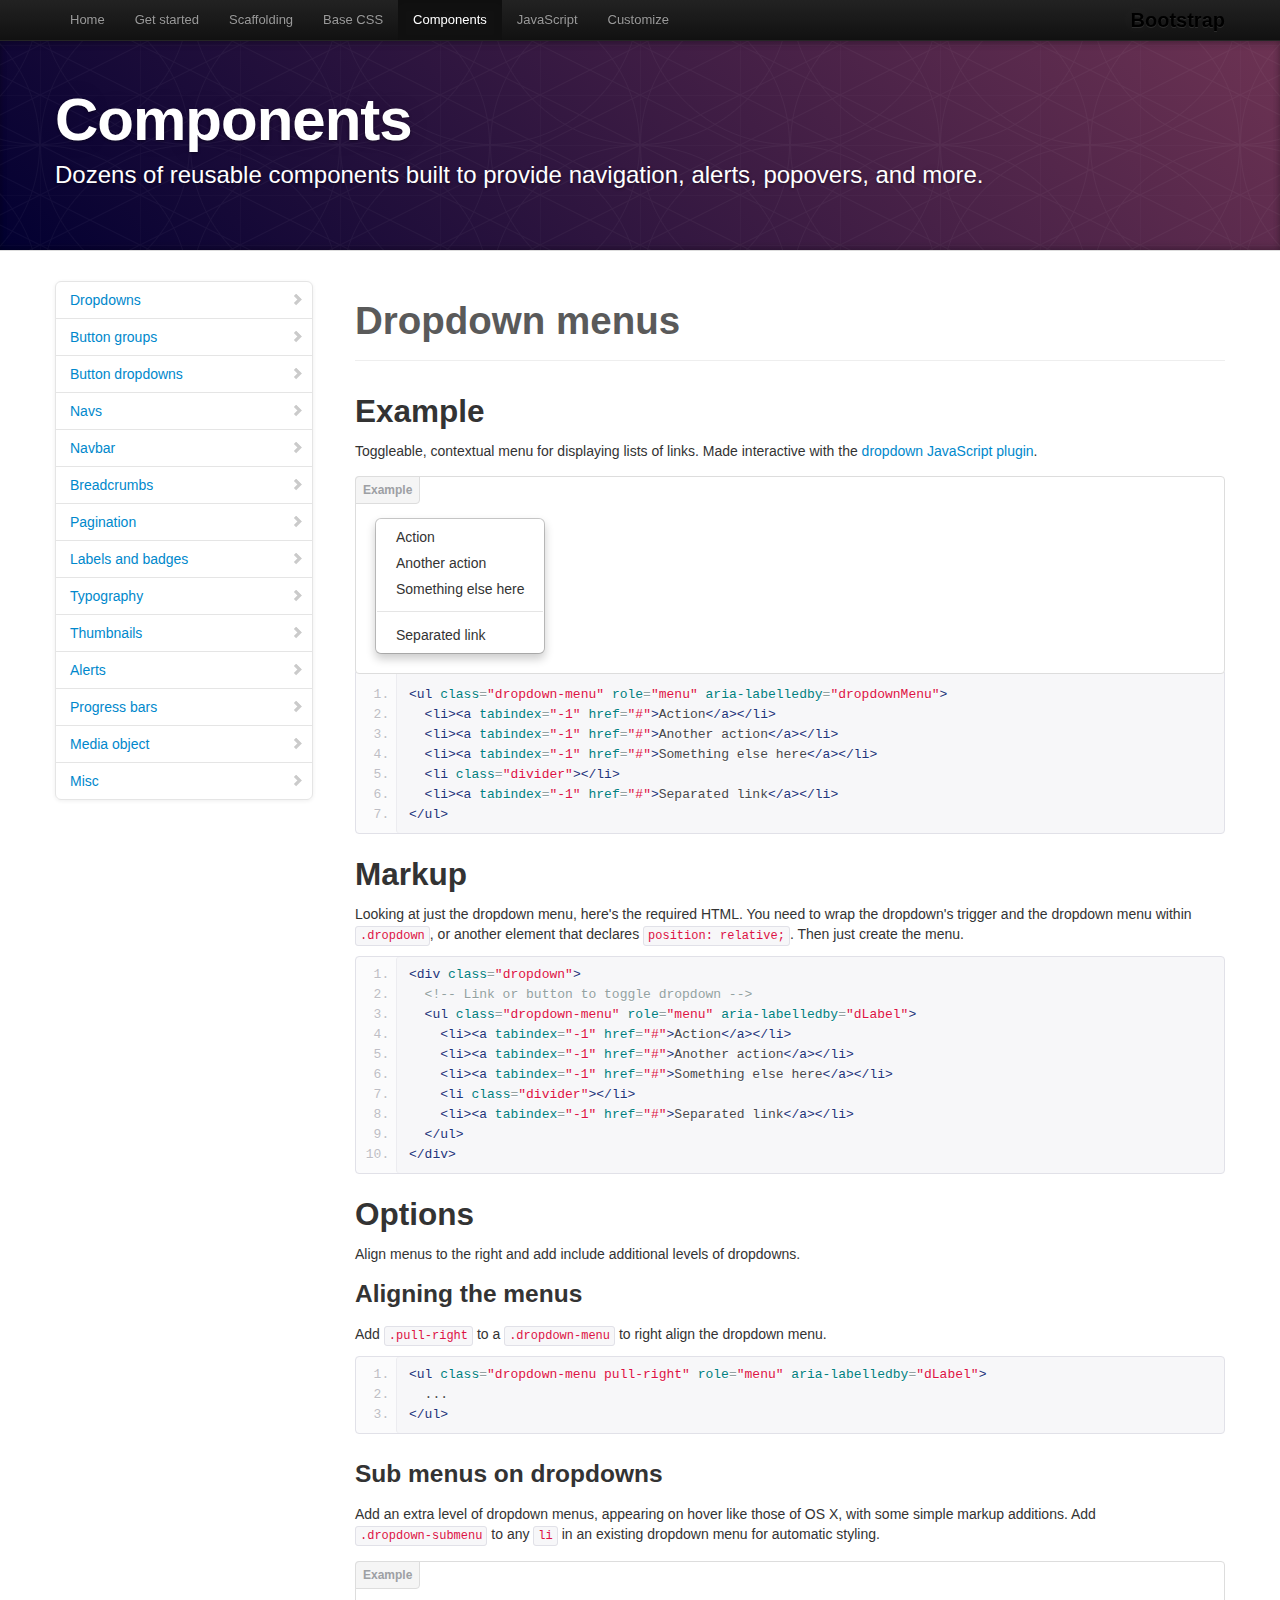
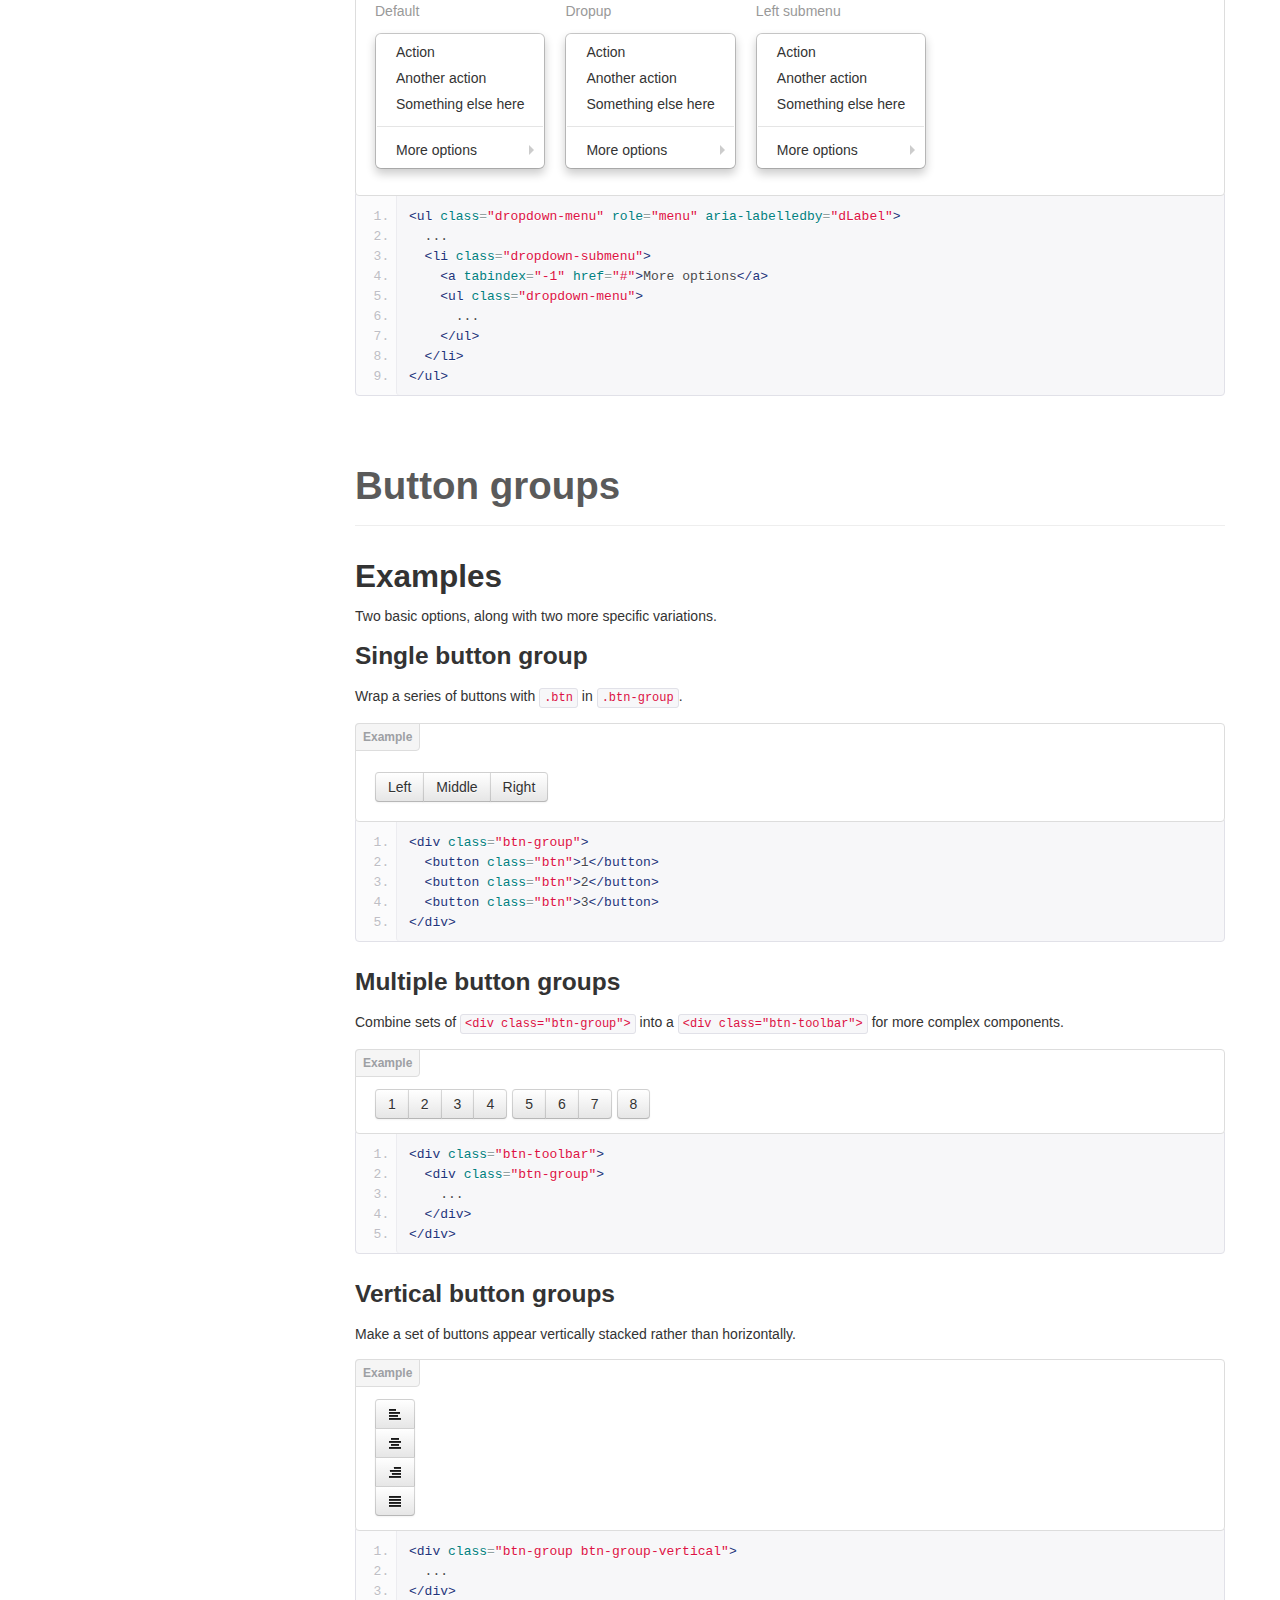
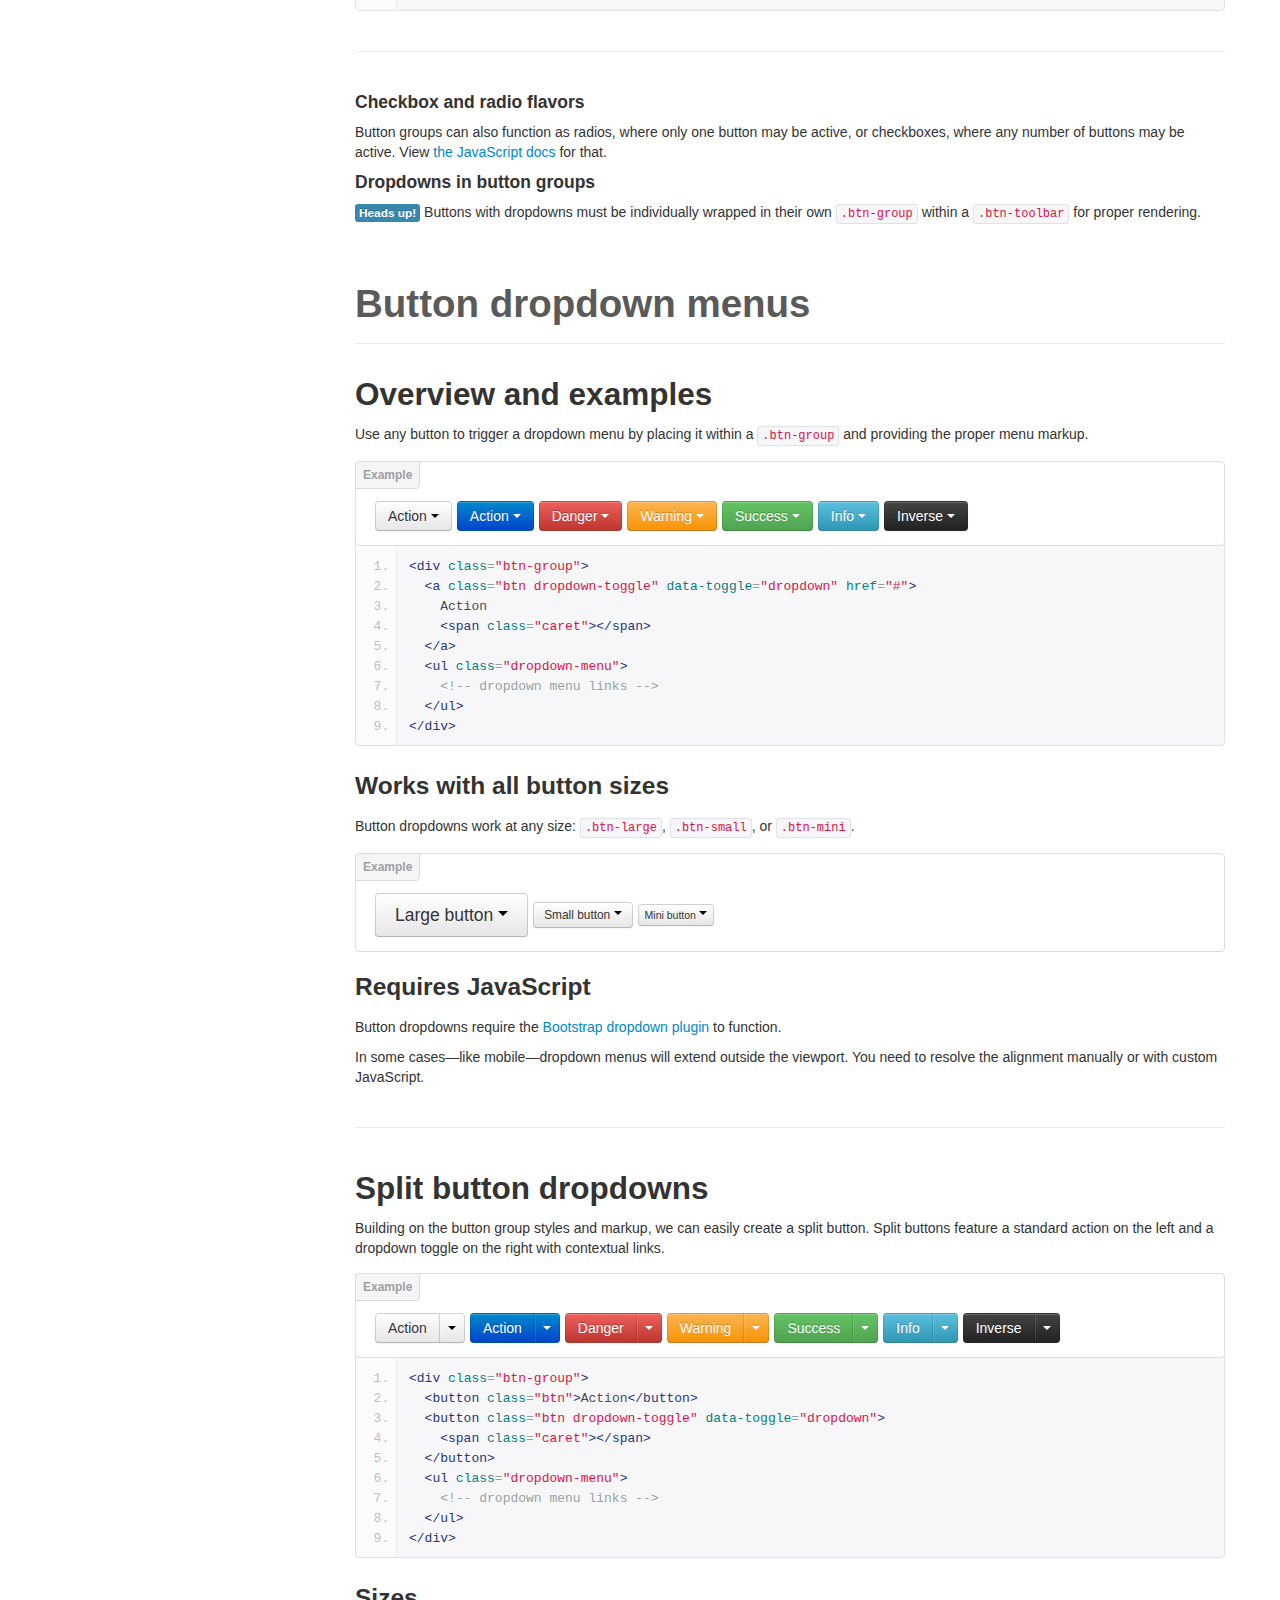
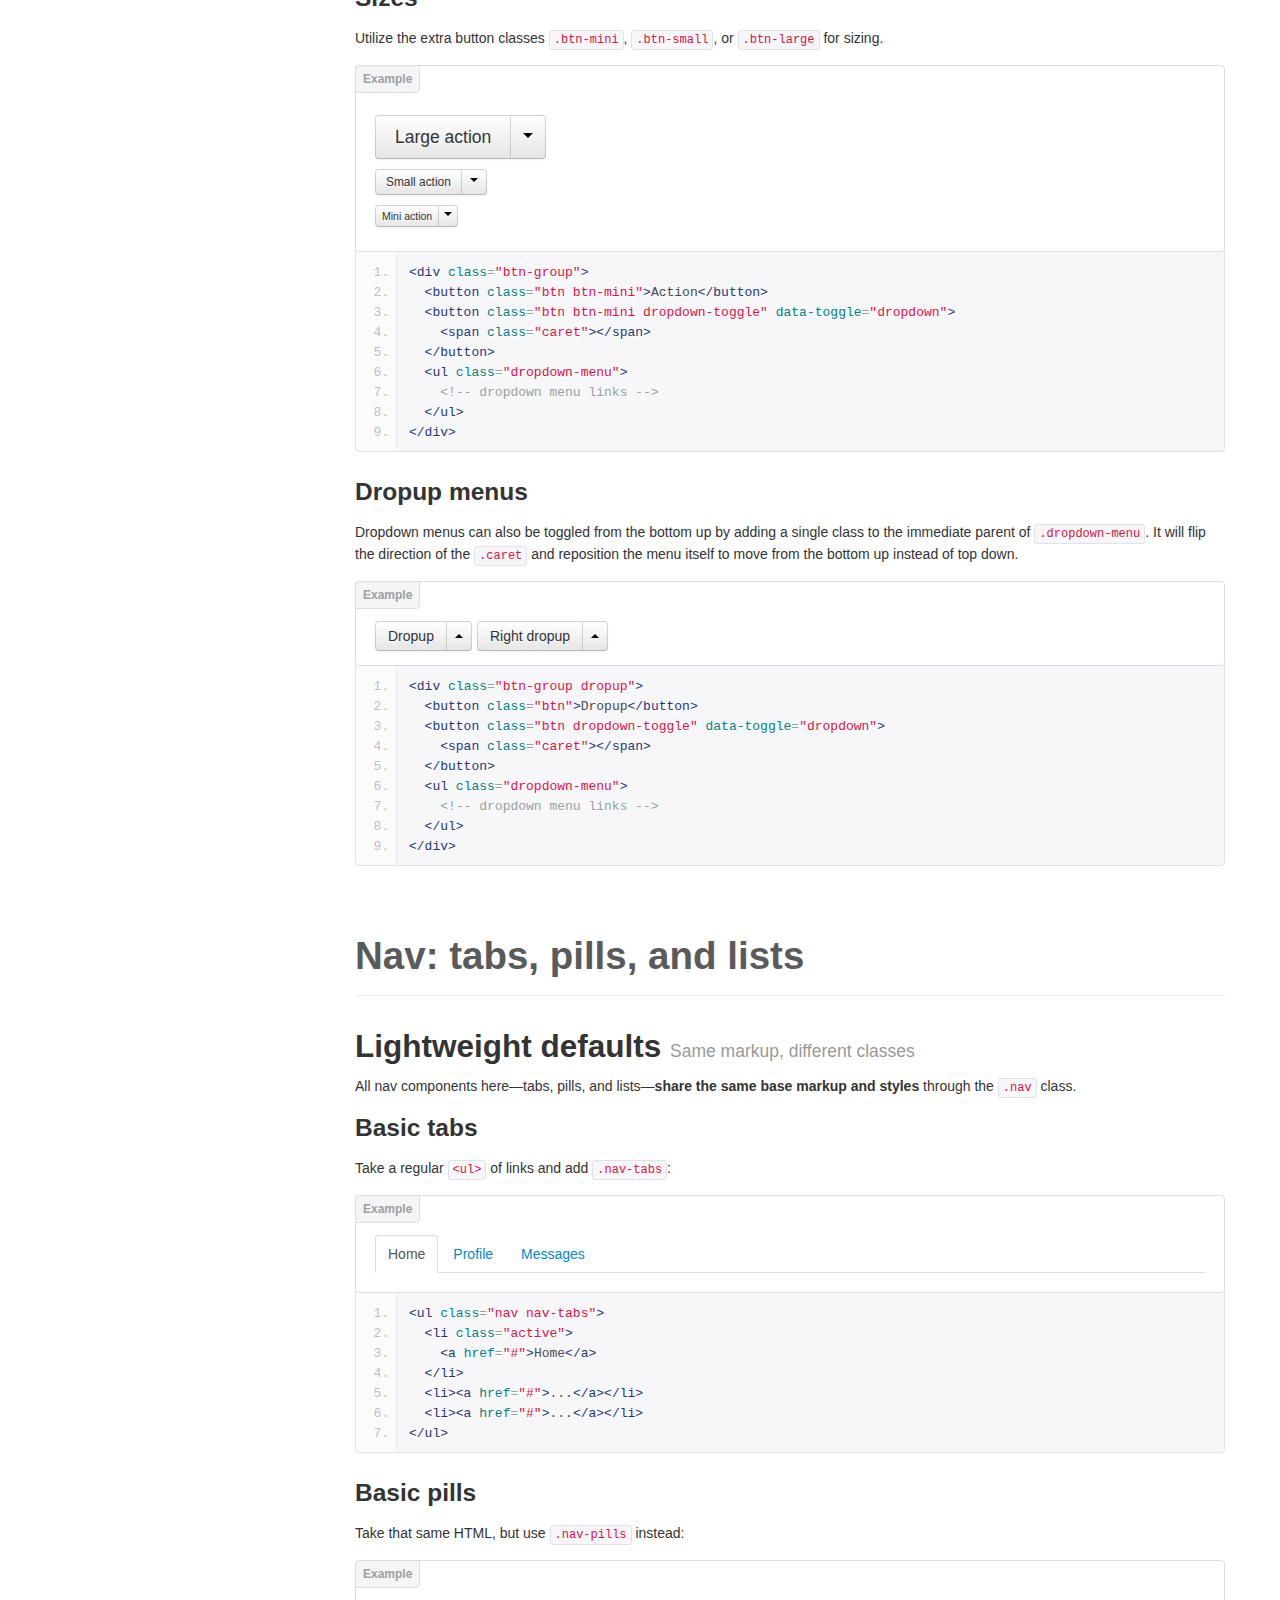
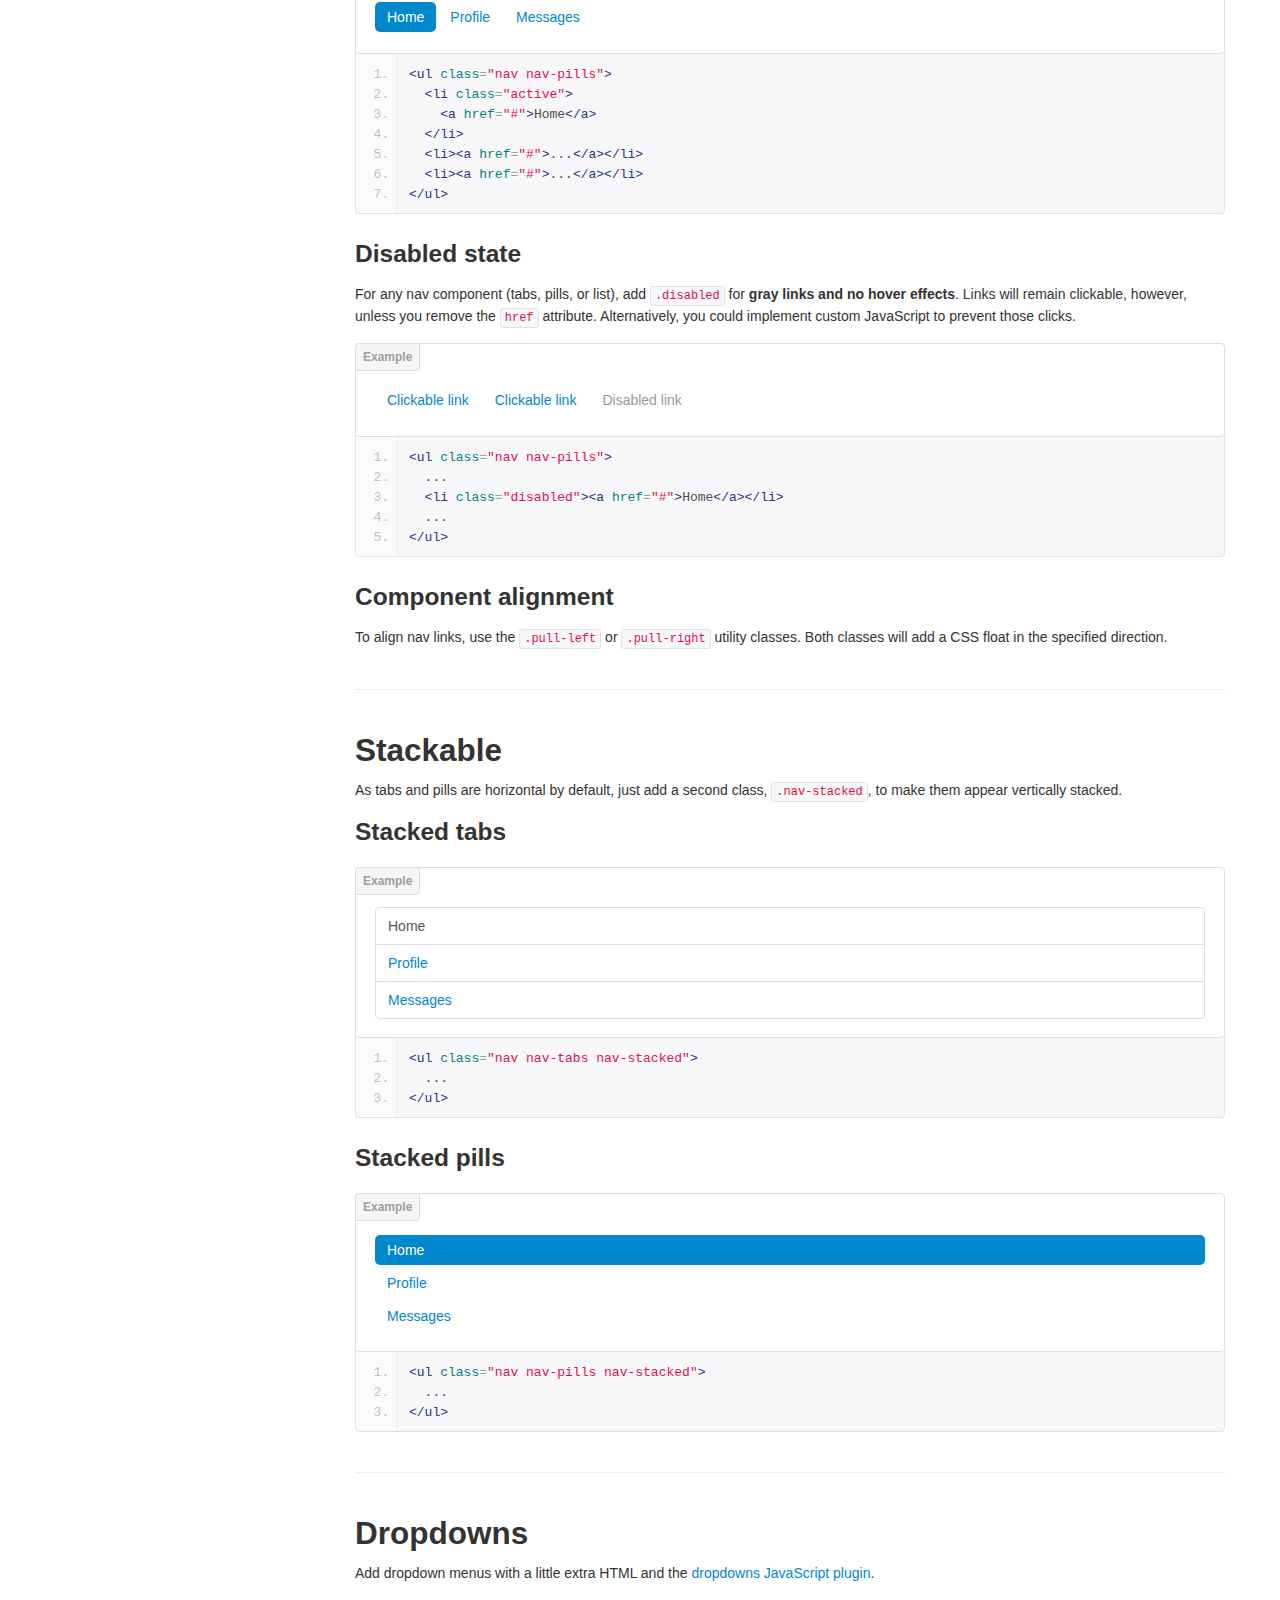
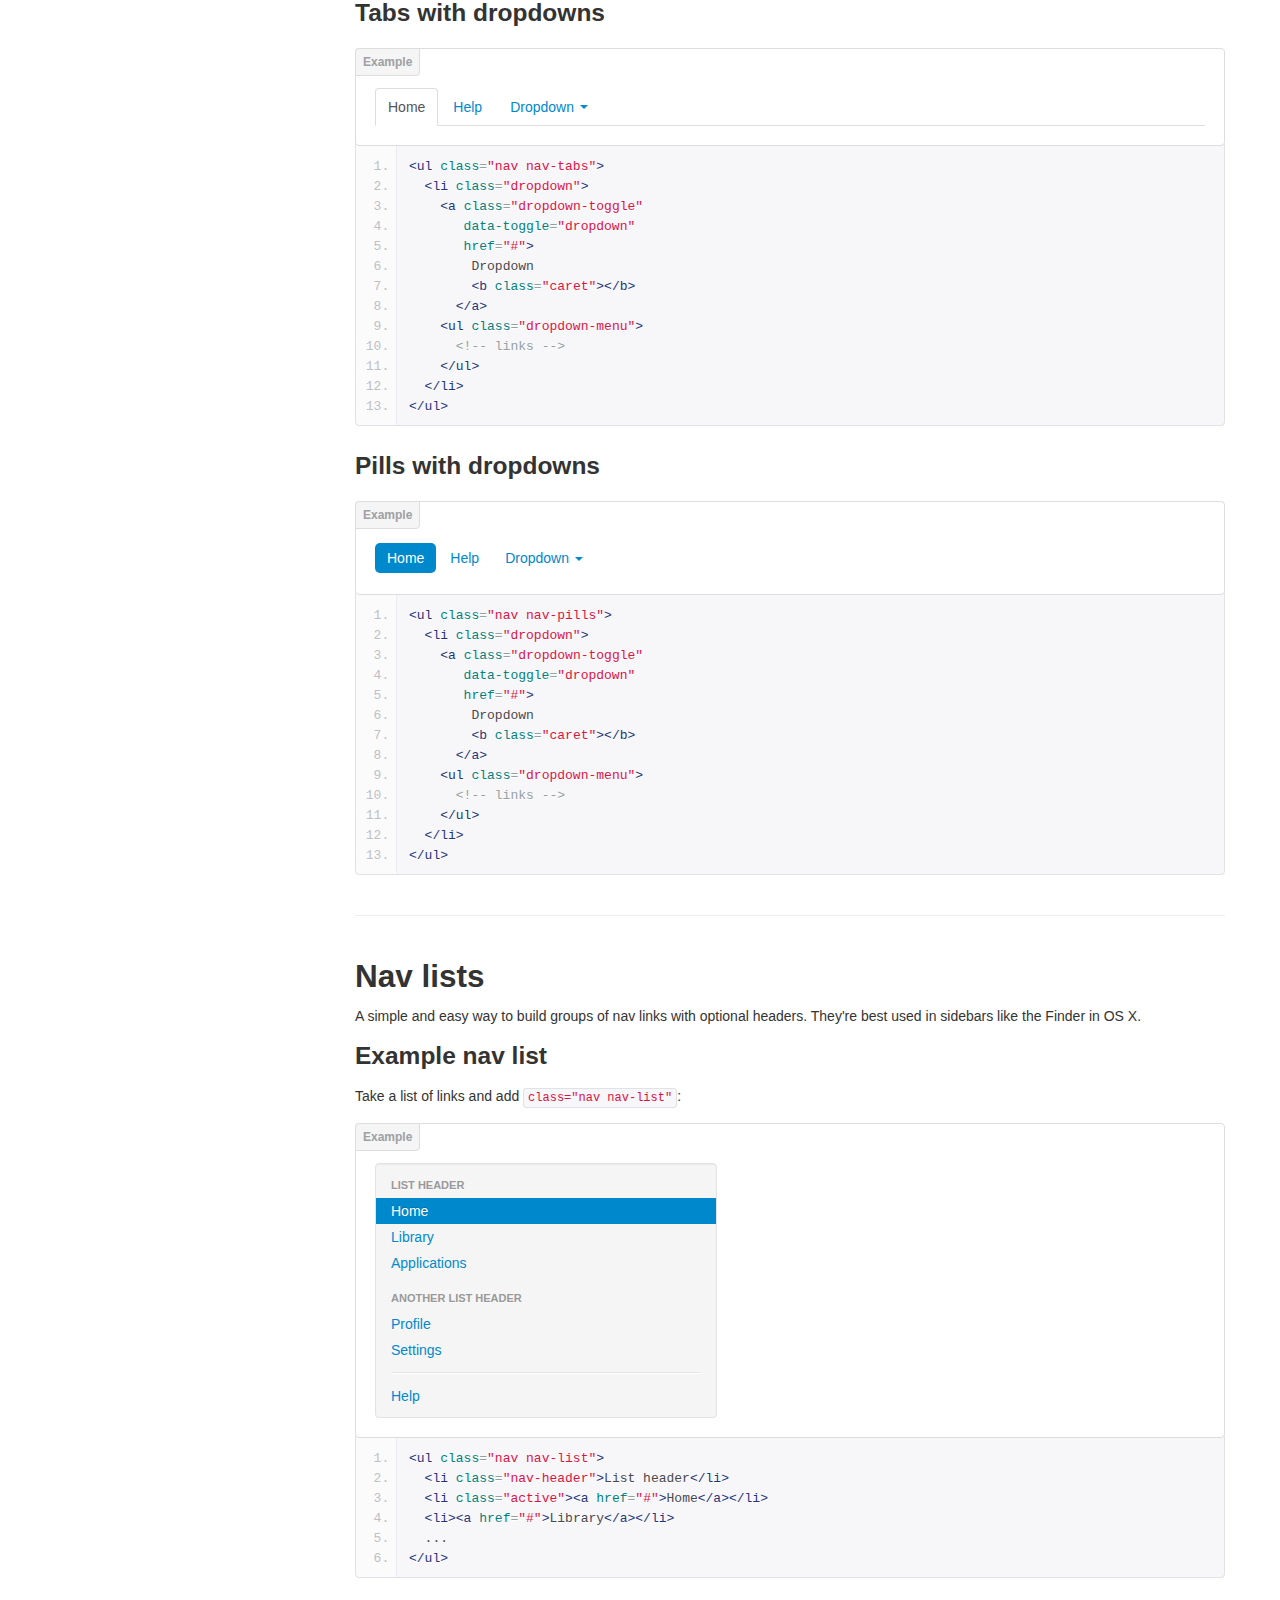
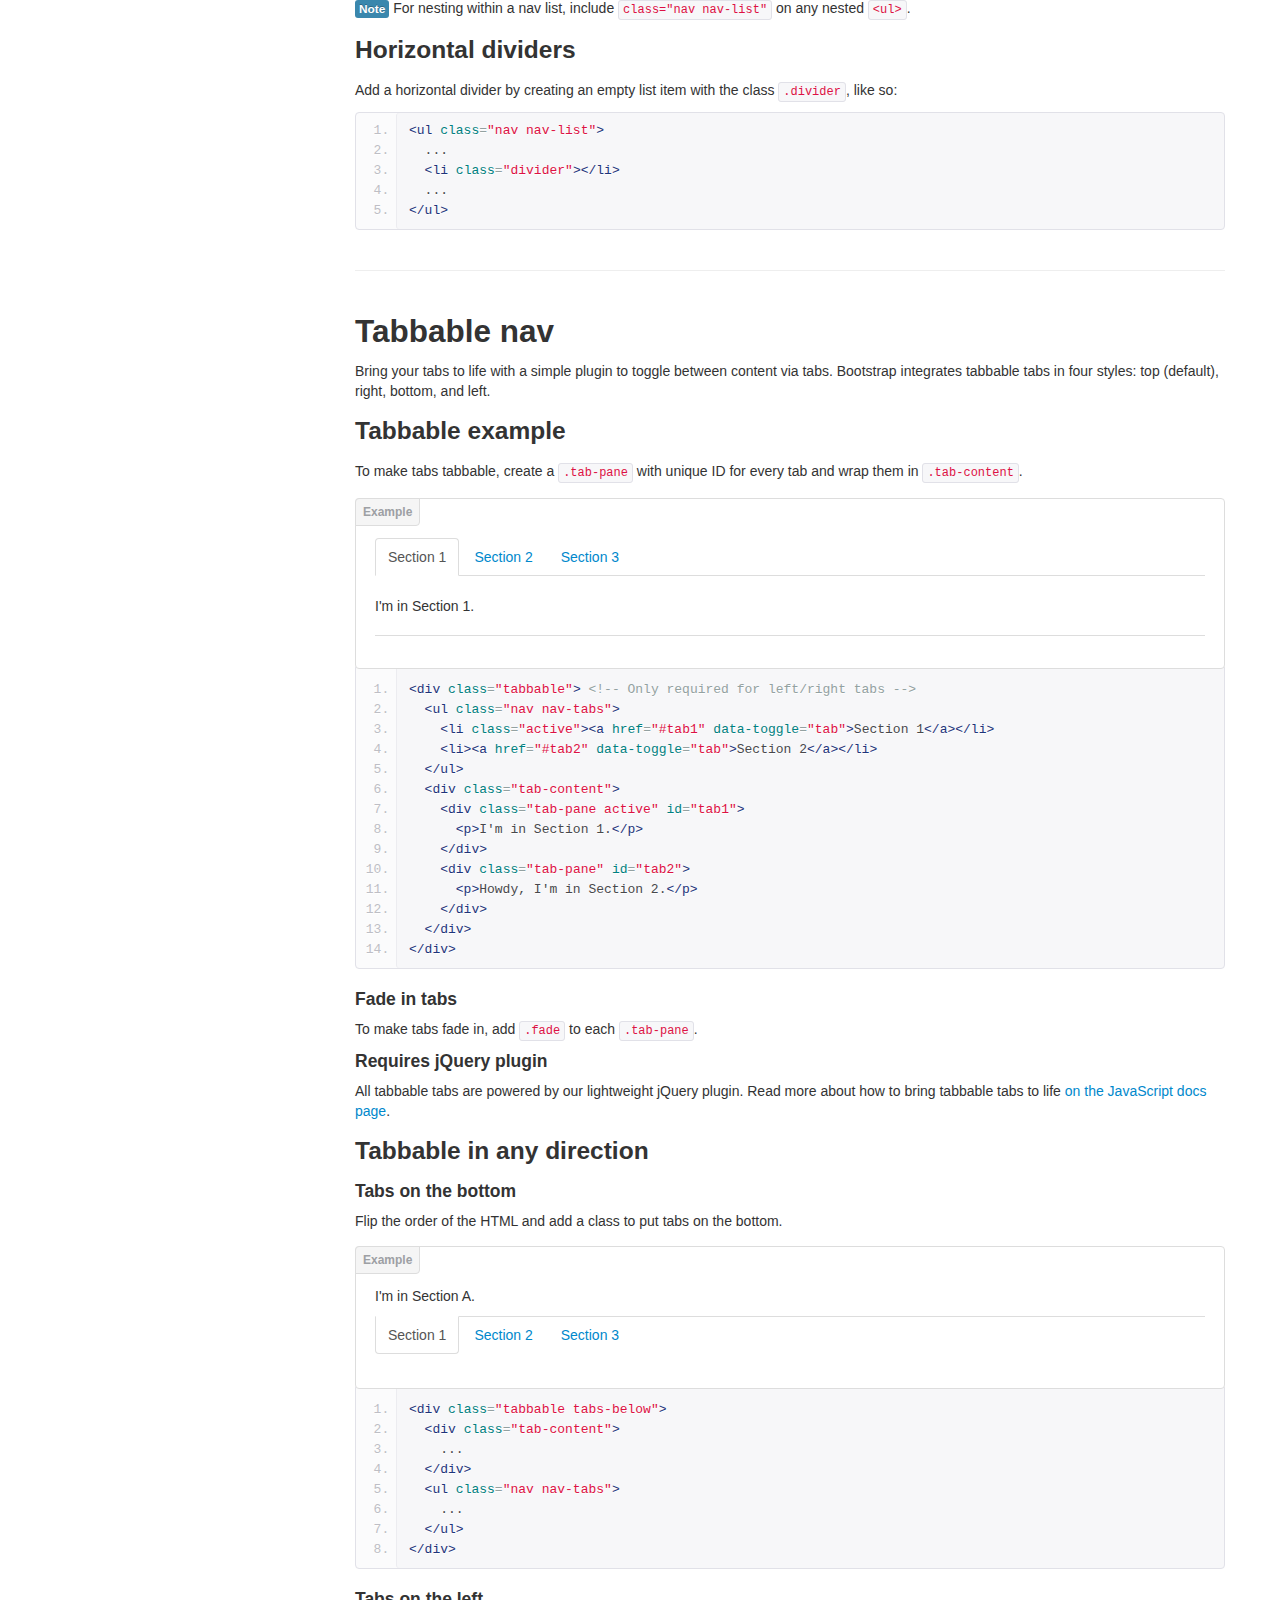
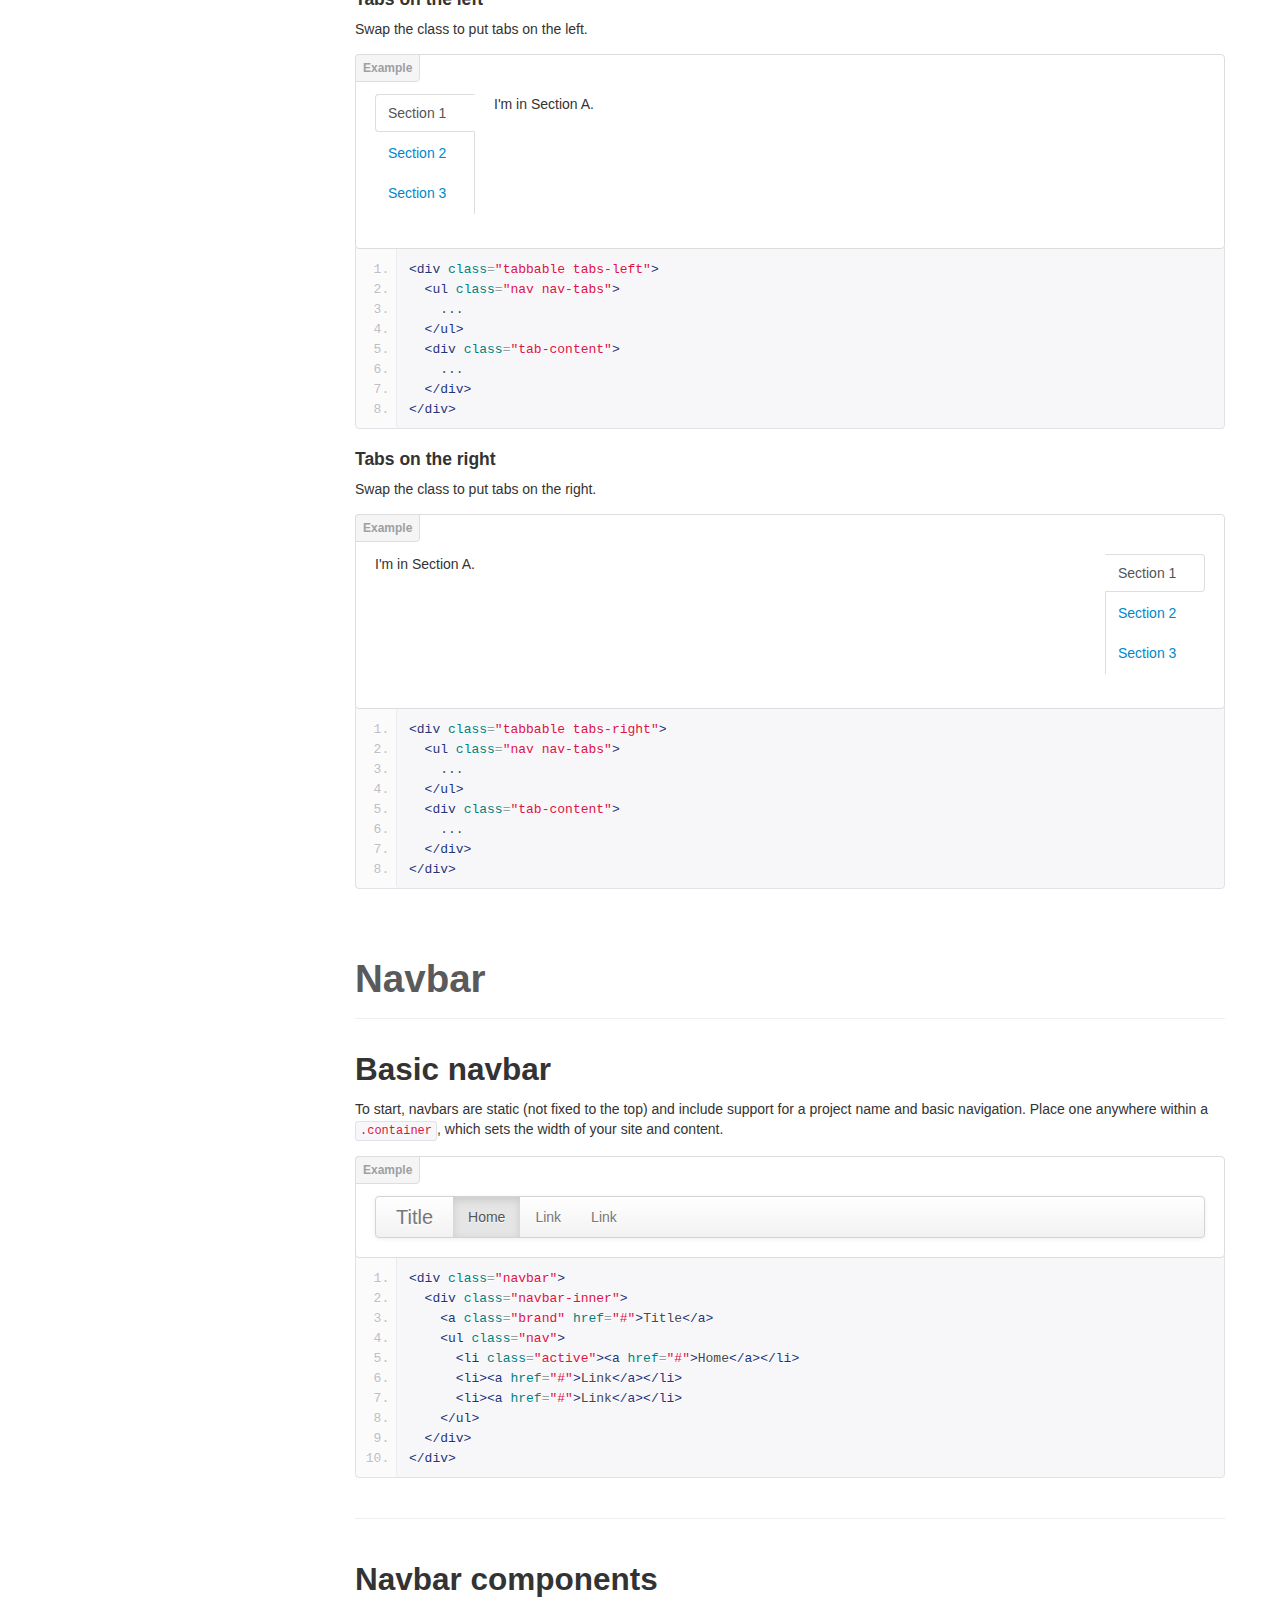
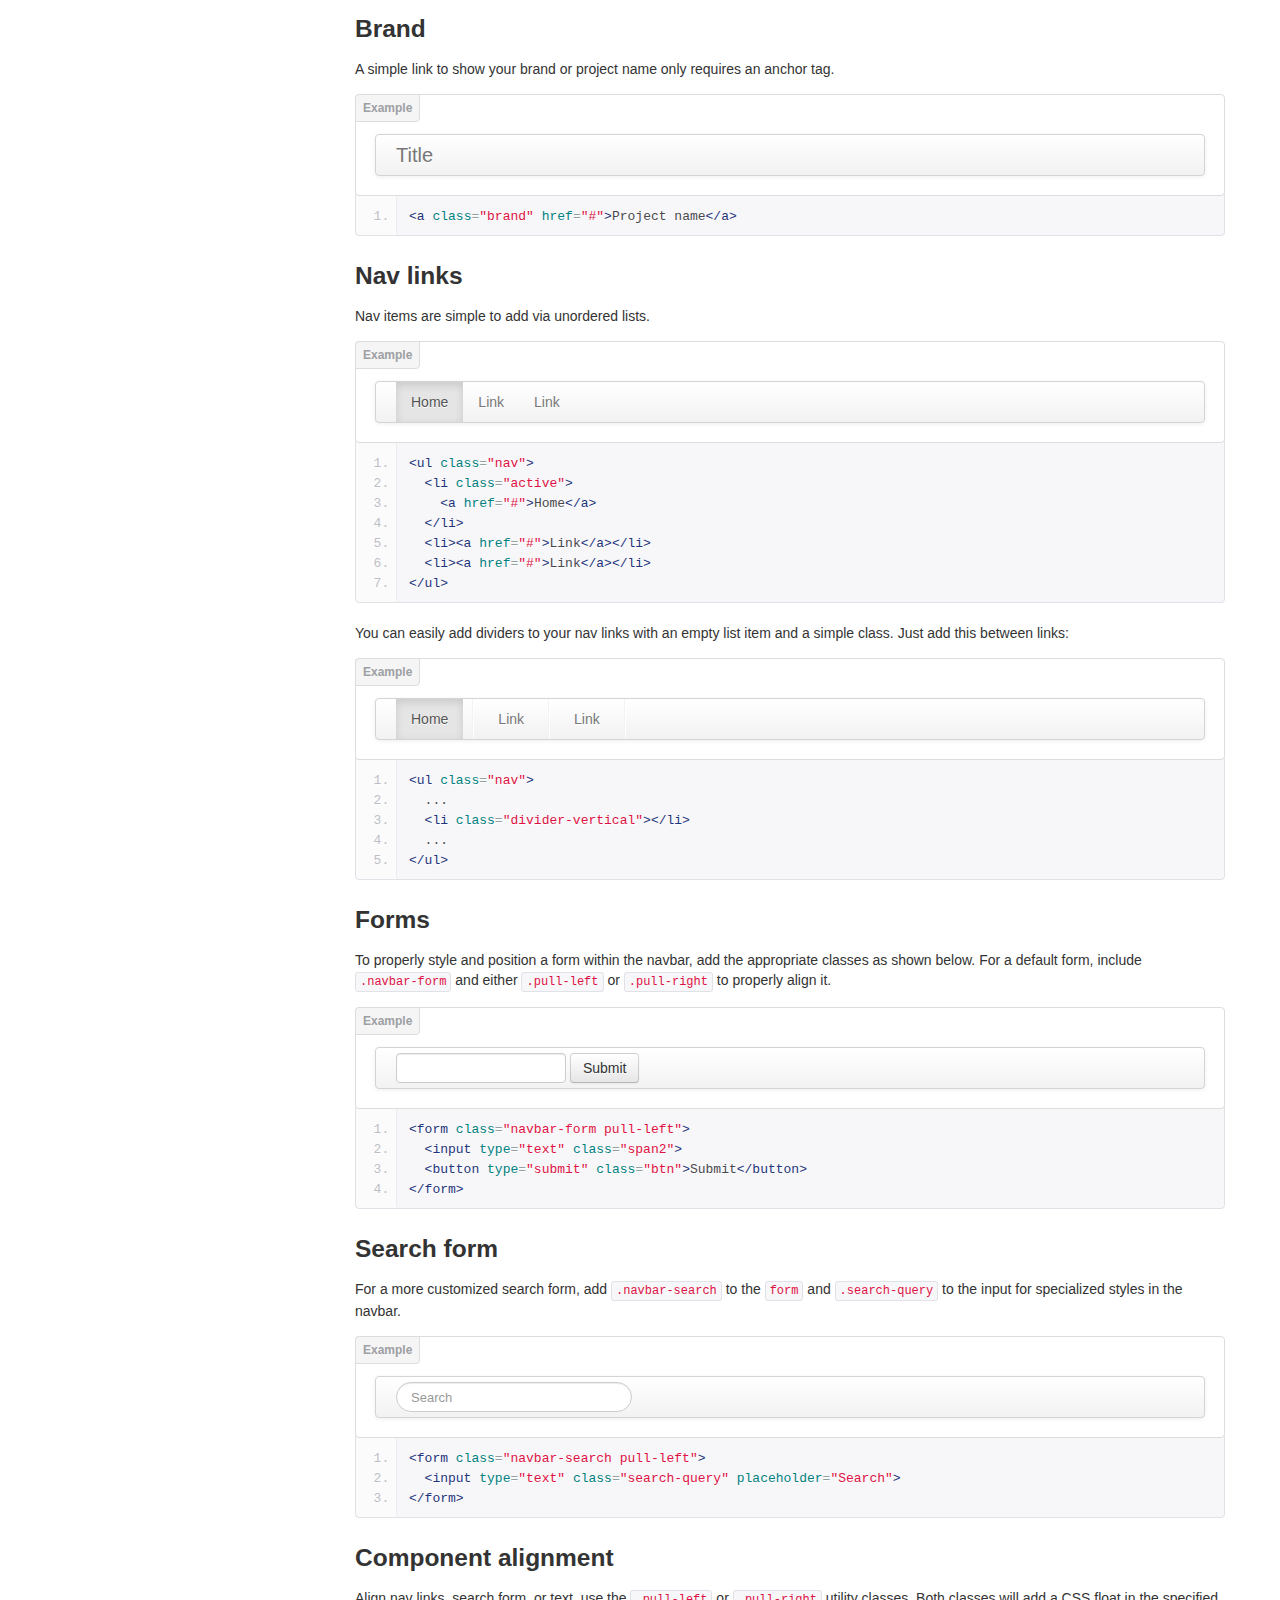
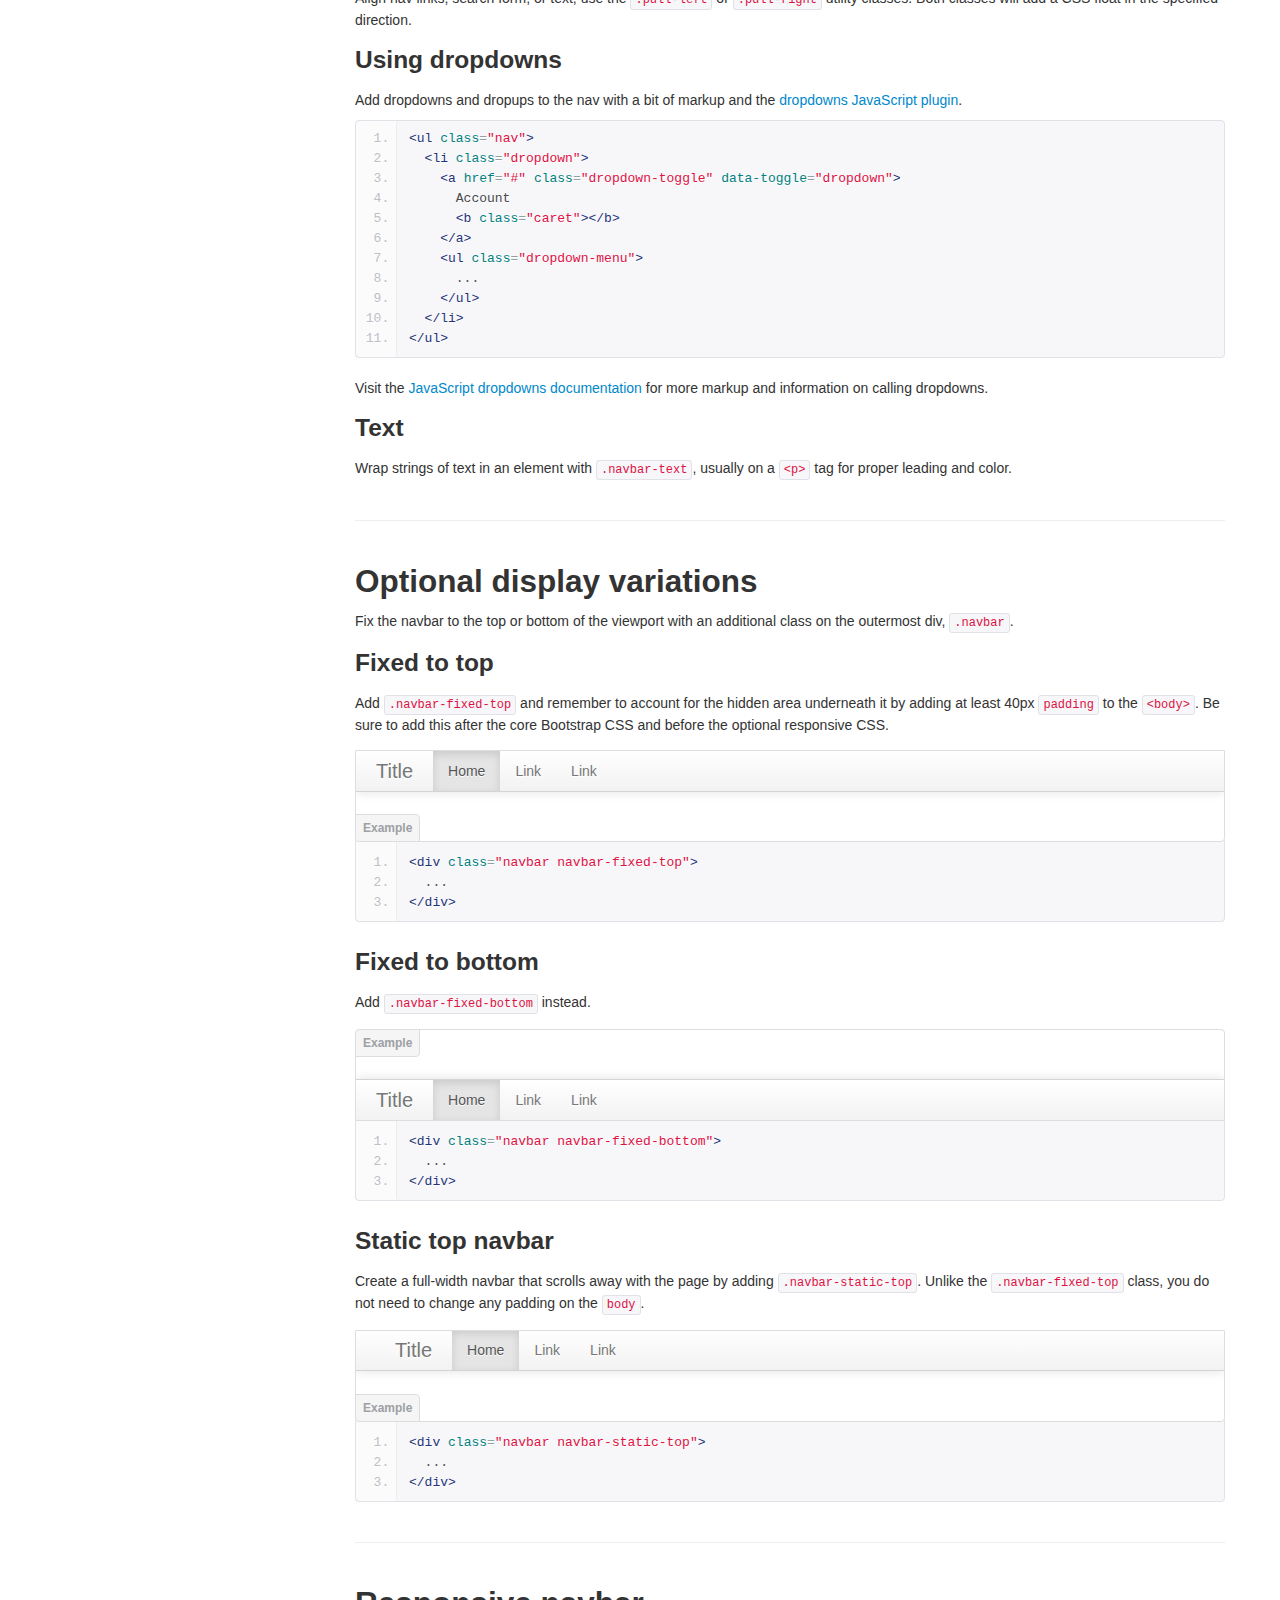
<file: bootstrap/docs/components.html>
<!DOCTYPE html>
<html lang="en">
  <head>
    <meta charset="utf-8">
    <title>Components · Bootstrap</title>
    <meta name="viewport" content="width=device-width, initial-scale=1.0">
    <meta name="description" content="">
    <meta name="author" content="">

    <!-- Le styles -->
    <link href="assets/css/bootstrap.css" rel="stylesheet">
    <link href="assets/css/bootstrap-responsive.css" rel="stylesheet">
    <link href="assets/css/docs.css" rel="stylesheet">
    <link href="assets/js/google-code-prettify/prettify.css" rel="stylesheet">

    <!-- Le HTML5 shim, for IE6-8 support of HTML5 elements -->
    <!--[if lt IE 9]>
      <script src="http://html5shim.googlecode.com/svn/trunk/html5.js"></script>
    <![endif]-->

    <!-- Le fav and touch icons -->
    <link rel="apple-touch-icon-precomposed" sizes="144x144" href="assets/ico/apple-touch-icon-144-precomposed.png">
    <link rel="apple-touch-icon-precomposed" sizes="114x114" href="assets/ico/apple-touch-icon-114-precomposed.png">
      <link rel="apple-touch-icon-precomposed" sizes="72x72" href="assets/ico/apple-touch-icon-72-precomposed.png">
                    <link rel="apple-touch-icon-precomposed" href="assets/ico/apple-touch-icon-57-precomposed.png">
                                   <link rel="shortcut icon" href="assets/ico/favicon.png">

  </head>

  <body data-spy="scroll" data-target=".bs-docs-sidebar">

    <!-- Navbar
    ================================================== -->
    <div class="navbar navbar-inverse navbar-fixed-top">
      <div class="navbar-inner">
        <div class="container">
          <button type="button" class="btn btn-navbar" data-toggle="collapse" data-target=".nav-collapse">
            <span class="icon-bar"></span>
            <span class="icon-bar"></span>
            <span class="icon-bar"></span>
          </button>
          <a class="brand" href="./index.html">Bootstrap</a>
          <div class="nav-collapse collapse">
            <ul class="nav">
              <li class="">
                <a href="./index.html">Home</a>
              </li>
              <li class="">
                <a href="./getting-started.html">Get started</a>
              </li>
              <li class="">
                <a href="./scaffolding.html">Scaffolding</a>
              </li>
              <li class="">
                <a href="./base-css.html">Base CSS</a>
              </li>
              <li class="active">
                <a href="./components.html">Components</a>
              </li>
              <li class="">
                <a href="./javascript.html">JavaScript</a>
              </li>
              <li class="">
                <a href="./customize.html">Customize</a>
              </li>
            </ul>
          </div>
        </div>
      </div>
    </div>

<!-- Subhead
================================================== -->
<header class="jumbotron subhead" id="overview">
  <div class="container">
    <h1>Components</h1>
    <p class="lead">Dozens of reusable components built to provide navigation, alerts, popovers, and more.</p>
  </div>
</header>


  <div class="container">

    <!-- Docs nav
    ================================================== -->
    <div class="row">
      <div class="span3 bs-docs-sidebar">
        <ul class="nav nav-list bs-docs-sidenav">
          <li><a href="#dropdowns"><i class="icon-chevron-right"></i> Dropdowns</a></li>
          <li><a href="#buttonGroups"><i class="icon-chevron-right"></i> Button groups</a></li>
          <li><a href="#buttonDropdowns"><i class="icon-chevron-right"></i> Button dropdowns</a></li>
          <li><a href="#navs"><i class="icon-chevron-right"></i> Navs</a></li>
          <li><a href="#navbar"><i class="icon-chevron-right"></i> Navbar</a></li>
          <li><a href="#breadcrumbs"><i class="icon-chevron-right"></i> Breadcrumbs</a></li>
          <li><a href="#pagination"><i class="icon-chevron-right"></i> Pagination</a></li>
          <li><a href="#labels-badges"><i class="icon-chevron-right"></i> Labels and badges</a></li>
          <li><a href="#typography"><i class="icon-chevron-right"></i> Typography</a></li>
          <li><a href="#thumbnails"><i class="icon-chevron-right"></i> Thumbnails</a></li>
          <li><a href="#alerts"><i class="icon-chevron-right"></i> Alerts</a></li>
          <li><a href="#progress"><i class="icon-chevron-right"></i> Progress bars</a></li>
          <li><a href="#media"><i class="icon-chevron-right"></i> Media object</a></li>
          <li><a href="#misc"><i class="icon-chevron-right"></i> Misc</a></li>
        </ul>
      </div>
      <div class="span9">



        <!-- Dropdowns
        ================================================== -->
        <section id="dropdowns">
          <div class="page-header">
            <h1>Dropdown menus</h1>
          </div>

          <h2>Example</h2>
          <p>Toggleable, contextual menu for displaying lists of links. Made interactive with the <a href="./javascript.html#dropdowns">dropdown JavaScript plugin</a>.</p>
          <div class="bs-docs-example">
            <div class="dropdown clearfix">
              <ul class="dropdown-menu" role="menu" aria-labelledby="dropdownMenu" style="display: block; position: static; margin-bottom: 5px; *width: 180px;">
                <li><a tabindex="-1" href="#">Action</a></li>
                <li><a tabindex="-1" href="#">Another action</a></li>
                <li><a tabindex="-1" href="#">Something else here</a></li>
                <li class="divider"></li>
                <li><a tabindex="-1" href="#">Separated link</a></li>
              </ul>
            </div>
          </div>
<pre class="prettyprint linenums">
&lt;ul class="dropdown-menu" role="menu" aria-labelledby="dropdownMenu"&gt;
  &lt;li&gt;&lt;a tabindex="-1" href="#"&gt;Action&lt;/a&gt;&lt;/li&gt;
  &lt;li&gt;&lt;a tabindex="-1" href="#"&gt;Another action&lt;/a&gt;&lt;/li&gt;
  &lt;li&gt;&lt;a tabindex="-1" href="#"&gt;Something else here&lt;/a&gt;&lt;/li&gt;
  &lt;li class="divider"&gt;&lt;/li&gt;
  &lt;li&gt;&lt;a tabindex="-1" href="#"&gt;Separated link&lt;/a&gt;&lt;/li&gt;
&lt;/ul&gt;
</pre>

          <h2>Markup</h2>
          <p>Looking at just the dropdown menu, here's the required HTML. You need to wrap the dropdown's trigger and the dropdown menu within <code>.dropdown</code>, or another element that declares <code>position: relative;</code>. Then just create the menu.</p>

<pre class="prettyprint linenums">
&lt;div class="dropdown"&gt;
  &lt;!-- Link or button to toggle dropdown --&gt;
  &lt;ul class="dropdown-menu" role="menu" aria-labelledby="dLabel"&gt;
    &lt;li&gt;&lt;a tabindex="-1" href="#"&gt;Action&lt;/a&gt;&lt;/li&gt;
    &lt;li&gt;&lt;a tabindex="-1" href="#"&gt;Another action&lt;/a&gt;&lt;/li&gt;
    &lt;li&gt;&lt;a tabindex="-1" href="#"&gt;Something else here&lt;/a&gt;&lt;/li&gt;
    &lt;li class="divider"&gt;&lt;/li&gt;
    &lt;li&gt;&lt;a tabindex="-1" href="#"&gt;Separated link&lt;/a&gt;&lt;/li&gt;
  &lt;/ul&gt;
&lt;/div&gt;
</pre>

          <h2>Options</h2>
          <p>Align menus to the right and add include additional levels of dropdowns.</p>

          <h3>Aligning the menus</h3>
          <p>Add <code>.pull-right</code> to a <code>.dropdown-menu</code> to right align the dropdown menu.</p>
<pre class="prettyprint linenums">
&lt;ul class="dropdown-menu pull-right" role="menu" aria-labelledby="dLabel"&gt;
  ...
&lt;/ul&gt;
</pre>

          <h3>Sub menus on dropdowns</h3>
          <p>Add an extra level of dropdown menus, appearing on hover like those of OS X, with some simple markup additions. Add <code>.dropdown-submenu</code> to any <code>li</code> in an existing dropdown menu for automatic styling.</p>
          <div class="bs-docs-example bs-docs-example-submenus">

            <div class="pull-left">
              <p class="muted">Default</p>
              <div class="dropdown clearfix">
                <ul class="dropdown-menu" role="menu" aria-labelledby="dropdownMenu">
                  <li><a tabindex="-1" href="#">Action</a></li>
                  <li><a tabindex="-1" href="#">Another action</a></li>
                  <li><a tabindex="-1" href="#">Something else here</a></li>
                  <li class="divider"></li>
                  <li class="dropdown-submenu">
                    <a tabindex="-1" href="#">More options</a>
                    <ul class="dropdown-menu">
                      <li><a tabindex="-1" href="#">Second level link</a></li>
                      <li><a tabindex="-1" href="#">Second level link</a></li>
                      <li><a tabindex="-1" href="#">Second level link</a></li>
                      <li><a tabindex="-1" href="#">Second level link</a></li>
                      <li><a tabindex="-1" href="#">Second level link</a></li>
                    </ul>
                  </li>
                </ul>
              </div>
            </div>

            <div class="pull-left">
              <p class="muted">Dropup</p>
              <div class="dropup">
                <ul class="dropdown-menu" role="menu" aria-labelledby="dropdownMenu">
                  <li><a tabindex="-1" href="#">Action</a></li>
                  <li><a tabindex="-1" href="#">Another action</a></li>
                  <li><a tabindex="-1" href="#">Something else here</a></li>
                  <li class="divider"></li>
                  <li class="dropdown-submenu">
                    <a tabindex="-1" href="#">More options</a>
                    <ul class="dropdown-menu">
                      <li><a tabindex="-1" href="#">Second level link</a></li>
                      <li><a tabindex="-1" href="#">Second level link</a></li>
                      <li><a tabindex="-1" href="#">Second level link</a></li>
                      <li><a tabindex="-1" href="#">Second level link</a></li>
                      <li><a tabindex="-1" href="#">Second level link</a></li>
                    </ul>
                  </li>
                </ul>
              </div>
            </div>

            <div class="pull-left">
              <p class="muted">Left submenu</p>
              <div class="dropdown">
                <ul class="dropdown-menu" role="menu" aria-labelledby="dropdownMenu">
                  <li><a tabindex="-1" href="#">Action</a></li>
                  <li><a tabindex="-1" href="#">Another action</a></li>
                  <li><a tabindex="-1" href="#">Something else here</a></li>
                  <li class="divider"></li>
                  <li class="dropdown-submenu pull-left">
                    <a tabindex="-1" href="#">More options</a>
                    <ul class="dropdown-menu">
                      <li><a tabindex="-1" href="#">Second level link</a></li>
                      <li><a tabindex="-1" href="#">Second level link</a></li>
                      <li><a tabindex="-1" href="#">Second level link</a></li>
                      <li><a tabindex="-1" href="#">Second level link</a></li>
                      <li><a tabindex="-1" href="#">Second level link</a></li>
                    </ul>
                  </li>
                </ul>
              </div>
            </div>

          </div>
<pre class="prettyprint linenums">
&lt;ul class="dropdown-menu" role="menu" aria-labelledby="dLabel"&gt;
  ...
  &lt;li class="dropdown-submenu"&gt;
    &lt;a tabindex="-1" href="#"&gt;More options&lt;/a&gt;
    &lt;ul class="dropdown-menu"&gt;
      ...
    &lt;/ul&gt;
  &lt;/li&gt;
&lt;/ul&gt;
</pre>

        </section>




        <!-- Button Groups
        ================================================== -->
        <section id="buttonGroups">
          <div class="page-header">
            <h1>Button groups</h1>
          </div>

          <h2>Examples</h2>
          <p>Two basic options, along with two more specific variations.</p>

          <h3>Single button group</h3>
          <p>Wrap a series of buttons with <code>.btn</code> in <code>.btn-group</code>.</p>
          <div class="bs-docs-example">
            <div class="btn-group" style="margin: 9px 0 5px;">
              <button class="btn">Left</button>
              <button class="btn">Middle</button>
              <button class="btn">Right</button>
            </div>
          </div>
<pre class="prettyprint linenums">
&lt;div class="btn-group"&gt;
  &lt;button class="btn"&gt;1&lt;/button&gt;
  &lt;button class="btn"&gt;2&lt;/button&gt;
  &lt;button class="btn"&gt;3&lt;/button&gt;
&lt;/div&gt;
</pre>

          <h3>Multiple button groups</h3>
          <p>Combine sets of <code>&lt;div class="btn-group"&gt;</code> into a <code>&lt;div class="btn-toolbar"&gt;</code> for more complex components.</p>
          <div class="bs-docs-example">
            <div class="btn-toolbar" style="margin: 0;">
              <div class="btn-group">
                <button class="btn">1</button>
                <button class="btn">2</button>
                <button class="btn">3</button>
                <button class="btn">4</button>
              </div>
              <div class="btn-group">
                <button class="btn">5</button>
                <button class="btn">6</button>
                <button class="btn">7</button>
              </div>
              <div class="btn-group">
                <button class="btn">8</button>
              </div>
            </div>
          </div>
<pre class="prettyprint linenums">
&lt;div class="btn-toolbar"&gt;
  &lt;div class="btn-group"&gt;
    ...
  &lt;/div&gt;
&lt;/div&gt;
</pre>

          <h3>Vertical button groups</h3>
          <p>Make a set of buttons appear vertically stacked rather than horizontally.</p>
          <div class="bs-docs-example">
            <div class="btn-group btn-group-vertical">
              <button type="button" class="btn"><i class="icon-align-left"></i></button>
              <button type="button" class="btn"><i class="icon-align-center"></i></button>
              <button type="button" class="btn"><i class="icon-align-right"></i></button>
              <button type="button" class="btn"><i class="icon-align-justify"></i></button>
            </div>
          </div>
<pre class="prettyprint linenums">
&lt;div class="btn-group btn-group-vertical"&gt;
  ...
&lt;/div&gt;
</pre>


          <hr class="bs-docs-separator">


          <h4>Checkbox and radio flavors</h4>
          <p>Button groups can also function as radios, where only one button may be active, or checkboxes, where any number of buttons may be active. View <a href="./javascript.html#buttons">the JavaScript docs</a> for that.</p>

          <h4>Dropdowns in button groups</h4>
          <p><span class="label label-info">Heads up!</span> Buttons with dropdowns must be individually wrapped in their own <code>.btn-group</code> within a <code>.btn-toolbar</code> for proper rendering.</p>
        </section>



        <!-- Split button dropdowns
        ================================================== -->
        <section id="buttonDropdowns">
          <div class="page-header">
            <h1>Button dropdown menus</h1>
          </div>


          <h2>Overview and examples</h2>
          <p>Use any button to trigger a dropdown menu by placing it within a <code>.btn-group</code> and providing the proper menu markup.</p>
          <div class="bs-docs-example">
            <div class="btn-toolbar" style="margin: 0;">
              <div class="btn-group">
                <button class="btn dropdown-toggle" data-toggle="dropdown">Action <span class="caret"></span></button>
                <ul class="dropdown-menu">
                  <li><a href="#">Action</a></li>
                  <li><a href="#">Another action</a></li>
                  <li><a href="#">Something else here</a></li>
                  <li class="divider"></li>
                  <li><a href="#">Separated link</a></li>
                </ul>
              </div><!-- /btn-group -->
              <div class="btn-group">
                <button class="btn btn-primary dropdown-toggle" data-toggle="dropdown">Action <span class="caret"></span></button>
                <ul class="dropdown-menu">
                  <li><a href="#">Action</a></li>
                  <li><a href="#">Another action</a></li>
                  <li><a href="#">Something else here</a></li>
                  <li class="divider"></li>
                  <li><a href="#">Separated link</a></li>
                </ul>
              </div><!-- /btn-group -->
              <div class="btn-group">
                <button class="btn btn-danger dropdown-toggle" data-toggle="dropdown">Danger <span class="caret"></span></button>
                <ul class="dropdown-menu">
                  <li><a href="#">Action</a></li>
                  <li><a href="#">Another action</a></li>
                  <li><a href="#">Something else here</a></li>
                  <li class="divider"></li>
                  <li><a href="#">Separated link</a></li>
                </ul>
              </div><!-- /btn-group -->
              <div class="btn-group">
                <button class="btn btn-warning dropdown-toggle" data-toggle="dropdown">Warning <span class="caret"></span></button>
                <ul class="dropdown-menu">
                  <li><a href="#">Action</a></li>
                  <li><a href="#">Another action</a></li>
                  <li><a href="#">Something else here</a></li>
                  <li class="divider"></li>
                  <li><a href="#">Separated link</a></li>
                </ul>
              </div><!-- /btn-group -->
              <div class="btn-group">
                <button class="btn btn-success dropdown-toggle" data-toggle="dropdown">Success <span class="caret"></span></button>
                <ul class="dropdown-menu">
                  <li><a href="#">Action</a></li>
                  <li><a href="#">Another action</a></li>
                  <li><a href="#">Something else here</a></li>
                  <li class="divider"></li>
                  <li><a href="#">Separated link</a></li>
                </ul>
              </div><!-- /btn-group -->
              <div class="btn-group">
                <button class="btn btn-info dropdown-toggle" data-toggle="dropdown">Info <span class="caret"></span></button>
                <ul class="dropdown-menu">
                  <li><a href="#">Action</a></li>
                  <li><a href="#">Another action</a></li>
                  <li><a href="#">Something else here</a></li>
                  <li class="divider"></li>
                  <li><a href="#">Separated link</a></li>
                </ul>
              </div><!-- /btn-group -->
              <div class="btn-group">
                <button class="btn btn-inverse dropdown-toggle" data-toggle="dropdown">Inverse <span class="caret"></span></button>
                <ul class="dropdown-menu">
                  <li><a href="#">Action</a></li>
                  <li><a href="#">Another action</a></li>
                  <li><a href="#">Something else here</a></li>
                  <li class="divider"></li>
                  <li><a href="#">Separated link</a></li>
                </ul>
              </div><!-- /btn-group -->
            </div><!-- /btn-toolbar -->
          </div>
<pre class="prettyprint linenums">
&lt;div class="btn-group"&gt;
  &lt;a class="btn dropdown-toggle" data-toggle="dropdown" href="#"&gt;
    Action
    &lt;span class="caret"&gt;&lt;/span&gt;
  &lt;/a&gt;
  &lt;ul class="dropdown-menu"&gt;
    &lt;!-- dropdown menu links --&gt;
  &lt;/ul&gt;
&lt;/div&gt;
</pre>

          <h3>Works with all button sizes</h3>
          <p>Button dropdowns work at any size:  <code>.btn-large</code>, <code>.btn-small</code>, or <code>.btn-mini</code>.</p>
          <div class="bs-docs-example">
            <div class="btn-toolbar" style="margin: 0;">
              <div class="btn-group">
                <button class="btn btn-large dropdown-toggle" data-toggle="dropdown">Large button <span class="caret"></span></button>
                <ul class="dropdown-menu">
                  <li><a href="#">Action</a></li>
                  <li><a href="#">Another action</a></li>
                  <li><a href="#">Something else here</a></li>
                  <li class="divider"></li>
                  <li><a href="#">Separated link</a></li>
                </ul>
              </div><!-- /btn-group -->
              <div class="btn-group">
                <button class="btn btn-small dropdown-toggle" data-toggle="dropdown">Small button <span class="caret"></span></button>
                <ul class="dropdown-menu">
                  <li><a href="#">Action</a></li>
                  <li><a href="#">Another action</a></li>
                  <li><a href="#">Something else here</a></li>
                  <li class="divider"></li>
                  <li><a href="#">Separated link</a></li>
                </ul>
              </div><!-- /btn-group -->
              <div class="btn-group">
                <button class="btn btn-mini dropdown-toggle" data-toggle="dropdown">Mini button <span class="caret"></span></button>
                <ul class="dropdown-menu">
                  <li><a href="#">Action</a></li>
                  <li><a href="#">Another action</a></li>
                  <li><a href="#">Something else here</a></li>
                  <li class="divider"></li>
                  <li><a href="#">Separated link</a></li>
                </ul>
              </div><!-- /btn-group -->
            </div><!-- /btn-toolbar -->
          </div>

          <h3>Requires JavaScript</h3>
          <p>Button dropdowns require the <a href="./javascript.html#dropdowns">Bootstrap dropdown plugin</a> to function.</p>
          <p>In some cases&mdash;like mobile&mdash;dropdown menus will extend outside the viewport. You need to resolve the alignment manually or with custom JavaScript.</p>


          <hr class="bs-docs-separator">


          <h2>Split button dropdowns</h2>
          <p>Building on the button group styles and markup, we can easily create a split button. Split buttons feature a standard action on the left and a dropdown toggle on the right with contextual links.</p>
          <div class="bs-docs-example">
            <div class="btn-toolbar" style="margin: 0;">
              <div class="btn-group">
                <button class="btn">Action</button>
                <button class="btn dropdown-toggle" data-toggle="dropdown"><span class="caret"></span></button>
                <ul class="dropdown-menu">
                  <li><a href="#">Action</a></li>
                  <li><a href="#">Another action</a></li>
                  <li><a href="#">Something else here</a></li>
                  <li class="divider"></li>
                  <li><a href="#">Separated link</a></li>
                </ul>
              </div><!-- /btn-group -->
              <div class="btn-group">
                <button class="btn btn-primary">Action</button>
                <button class="btn btn-primary dropdown-toggle" data-toggle="dropdown"><span class="caret"></span></button>
                <ul class="dropdown-menu">
                  <li><a href="#">Action</a></li>
                  <li><a href="#">Another action</a></li>
                  <li><a href="#">Something else here</a></li>
                  <li class="divider"></li>
                  <li><a href="#">Separated link</a></li>
                </ul>
              </div><!-- /btn-group -->
              <div class="btn-group">
                <button class="btn btn-danger">Danger</button>
                <button class="btn btn-danger dropdown-toggle" data-toggle="dropdown"><span class="caret"></span></button>
                <ul class="dropdown-menu">
                  <li><a href="#">Action</a></li>
                  <li><a href="#">Another action</a></li>
                  <li><a href="#">Something else here</a></li>
                  <li class="divider"></li>
                  <li><a href="#">Separated link</a></li>
                </ul>
              </div><!-- /btn-group -->
              <div class="btn-group">
                <button class="btn btn-warning">Warning</button>
                <button class="btn btn-warning dropdown-toggle" data-toggle="dropdown"><span class="caret"></span></button>
                <ul class="dropdown-menu">
                  <li><a href="#">Action</a></li>
                  <li><a href="#">Another action</a></li>
                  <li><a href="#">Something else here</a></li>
                  <li class="divider"></li>
                  <li><a href="#">Separated link</a></li>
                </ul>
              </div><!-- /btn-group -->
              <div class="btn-group">
                <button class="btn btn-success">Success</button>
                <button class="btn btn-success dropdown-toggle" data-toggle="dropdown"><span class="caret"></span></button>
                <ul class="dropdown-menu">
                  <li><a href="#">Action</a></li>
                  <li><a href="#">Another action</a></li>
                  <li><a href="#">Something else here</a></li>
                  <li class="divider"></li>
                  <li><a href="#">Separated link</a></li>
                </ul>
              </div><!-- /btn-group -->
              <div class="btn-group">
                <button class="btn btn-info">Info</button>
                <button class="btn btn-info dropdown-toggle" data-toggle="dropdown"><span class="caret"></span></button>
                <ul class="dropdown-menu">
                  <li><a href="#">Action</a></li>
                  <li><a href="#">Another action</a></li>
                  <li><a href="#">Something else here</a></li>
                  <li class="divider"></li>
                  <li><a href="#">Separated link</a></li>
                </ul>
              </div><!-- /btn-group -->
              <div class="btn-group">
                <button class="btn btn-inverse">Inverse</button>
                <button class="btn btn-inverse dropdown-toggle" data-toggle="dropdown"><span class="caret"></span></button>
                <ul class="dropdown-menu">
                  <li><a href="#">Action</a></li>
                  <li><a href="#">Another action</a></li>
                  <li><a href="#">Something else here</a></li>
                  <li class="divider"></li>
                  <li><a href="#">Separated link</a></li>
                </ul>
              </div><!-- /btn-group -->
            </div><!-- /btn-toolbar -->
          </div>
<pre class="prettyprint linenums">
&lt;div class="btn-group"&gt;
  &lt;button class="btn"&gt;Action&lt;/button&gt;
  &lt;button class="btn dropdown-toggle" data-toggle="dropdown"&gt;
    &lt;span class="caret"&gt;&lt;/span&gt;
  &lt;/button&gt;
  &lt;ul class="dropdown-menu"&gt;
    &lt;!-- dropdown menu links --&gt;
  &lt;/ul&gt;
&lt;/div&gt;
</pre>

          <h3>Sizes</h3>
          <p>Utilize the extra button classes <code>.btn-mini</code>, <code>.btn-small</code>, or <code>.btn-large</code> for sizing.</p>
          <div class="bs-docs-example">
            <div class="btn-toolbar">
              <div class="btn-group">
                <button class="btn btn-large">Large action</button>
                <button class="btn btn-large dropdown-toggle" data-toggle="dropdown"><span class="caret"></span></button>
                <ul class="dropdown-menu">
                  <li><a href="#">Action</a></li>
                  <li><a href="#">Another action</a></li>
                  <li><a href="#">Something else here</a></li>
                  <li class="divider"></li>
                  <li><a href="#">Separated link</a></li>
                </ul>
              </div><!-- /btn-group -->
            </div><!-- /btn-toolbar -->
            <div class="btn-toolbar">
              <div class="btn-group">
                <button class="btn btn-small">Small action</button>
                <button class="btn btn-small dropdown-toggle" data-toggle="dropdown"><span class="caret"></span></button>
                <ul class="dropdown-menu">
                  <li><a href="#">Action</a></li>
                  <li><a href="#">Another action</a></li>
                  <li><a href="#">Something else here</a></li>
                  <li class="divider"></li>
                  <li><a href="#">Separated link</a></li>
                </ul>
              </div><!-- /btn-group -->
            </div><!-- /btn-toolbar -->
            <div class="btn-toolbar">
              <div class="btn-group">
                <button class="btn btn-mini">Mini action</button>
                <button class="btn btn-mini dropdown-toggle" data-toggle="dropdown"><span class="caret"></span></button>
                <ul class="dropdown-menu">
                  <li><a href="#">Action</a></li>
                  <li><a href="#">Another action</a></li>
                  <li><a href="#">Something else here</a></li>
                  <li class="divider"></li>
                  <li><a href="#">Separated link</a></li>
                </ul>
              </div><!-- /btn-group -->
            </div><!-- /btn-toolbar -->
          </div>
<pre class="prettyprint linenums">
&lt;div class="btn-group"&gt;
  &lt;button class="btn btn-mini"&gt;Action&lt;/button&gt;
  &lt;button class="btn btn-mini dropdown-toggle" data-toggle="dropdown"&gt;
    &lt;span class="caret"&gt;&lt;/span&gt;
  &lt;/button&gt;
  &lt;ul class="dropdown-menu"&gt;
    &lt;!-- dropdown menu links --&gt;
  &lt;/ul&gt;
&lt;/div&gt;
</pre>

          <h3>Dropup menus</h3>
          <p>Dropdown menus can also be toggled from the bottom up by adding a single class to the immediate parent of <code>.dropdown-menu</code>. It will flip the direction of the <code>.caret</code> and reposition the menu itself to move from the bottom up instead of top down.</p>
          <div class="bs-docs-example">
            <div class="btn-toolbar" style="margin: 0;">
              <div class="btn-group dropup">
                <button class="btn">Dropup</button>
                <button class="btn dropdown-toggle" data-toggle="dropdown"><span class="caret"></span></button>
                <ul class="dropdown-menu">
                  <li><a href="#">Action</a></li>
                  <li><a href="#">Another action</a></li>
                  <li><a href="#">Something else here</a></li>
                  <li class="divider"></li>
                  <li><a href="#">Separated link</a></li>
                </ul>
              </div><!-- /btn-group -->
              <div class="btn-group dropup">
                <button class="btn primary">Right dropup</button>
                <button class="btn primary dropdown-toggle" data-toggle="dropdown"><span class="caret"></span></button>
                <ul class="dropdown-menu pull-right">
                  <li><a href="#">Action</a></li>
                  <li><a href="#">Another action</a></li>
                  <li><a href="#">Something else here</a></li>
                  <li class="divider"></li>
                  <li><a href="#">Separated link</a></li>
                </ul>
              </div><!-- /btn-group -->
            </div>
          </div>
<pre class="prettyprint linenums">
&lt;div class="btn-group dropup"&gt;
  &lt;button class="btn"&gt;Dropup&lt;/button&gt;
  &lt;button class="btn dropdown-toggle" data-toggle="dropdown"&gt;
    &lt;span class="caret"&gt;&lt;/span&gt;
  &lt;/button&gt;
  &lt;ul class="dropdown-menu"&gt;
    &lt;!-- dropdown menu links --&gt;
  &lt;/ul&gt;
&lt;/div&gt;
</pre>

        </section>



        <!-- Nav, Tabs, & Pills
        ================================================== -->
        <section id="navs">
          <div class="page-header">
            <h1>Nav: tabs, pills, and lists</small></h1>
          </div>

          <h2>Lightweight defaults <small>Same markup, different classes</small></h2>
          <p>All nav components here&mdash;tabs, pills, and lists&mdash;<strong>share the same base markup and styles</strong> through the <code>.nav</code> class.</p>

          <h3>Basic tabs</h3>
          <p>Take a regular <code>&lt;ul&gt;</code> of links and add <code>.nav-tabs</code>:</p>
          <div class="bs-docs-example">
            <ul class="nav nav-tabs">
              <li class="active"><a href="#">Home</a></li>
              <li><a href="#">Profile</a></li>
              <li><a href="#">Messages</a></li>
            </ul>
          </div>
<pre class="prettyprint linenums">
&lt;ul class="nav nav-tabs"&gt;
  &lt;li class="active"&gt;
    &lt;a href="#"&gt;Home&lt;/a&gt;
  &lt;/li&gt;
  &lt;li&gt;&lt;a href="#"&gt;...&lt;/a&gt;&lt;/li&gt;
  &lt;li&gt;&lt;a href="#"&gt;...&lt;/a&gt;&lt;/li&gt;
&lt;/ul&gt;
</pre>

          <h3>Basic pills</h3>
          <p>Take that same HTML, but use <code>.nav-pills</code> instead:</p>
          <div class="bs-docs-example">
            <ul class="nav nav-pills">
              <li class="active"><a href="#">Home</a></li>
              <li><a href="#">Profile</a></li>
              <li><a href="#">Messages</a></li>
            </ul>
          </div>
<pre class="prettyprint linenums">
&lt;ul class="nav nav-pills"&gt;
  &lt;li class="active"&gt;
    &lt;a href="#"&gt;Home&lt;/a&gt;
  &lt;/li&gt;
  &lt;li&gt;&lt;a href="#"&gt;...&lt;/a&gt;&lt;/li&gt;
  &lt;li&gt;&lt;a href="#"&gt;...&lt;/a&gt;&lt;/li&gt;
&lt;/ul&gt;
</pre>

          <h3>Disabled state</h3>
          <p>For any nav component (tabs, pills, or list), add <code>.disabled</code> for <strong>gray links and no hover effects</strong>. Links will remain clickable, however, unless you remove the <code>href</code> attribute. Alternatively, you could implement custom JavaScript to prevent those clicks.</p>
          <div class="bs-docs-example">
            <ul class="nav nav-pills">
              <li><a href="#">Clickable link</a></li>
              <li><a href="#">Clickable link</a></li>
              <li class="disabled"><a href="#">Disabled link</a></li>
            </ul>
          </div>
<pre class="prettyprint linenums">
&lt;ul class="nav nav-pills"&gt;
  ...
  &lt;li class="disabled"&gt;&lt;a href="#"&gt;Home&lt;/a&gt;&lt;/li&gt;
  ...
&lt;/ul&gt;
</pre>

          <h3>Component alignment</h3>
          <p>To align nav links, use the <code>.pull-left</code> or <code>.pull-right</code> utility classes. Both classes will add a CSS float in the specified direction.</p>


          <hr class="bs-docs-separator">


          <h2>Stackable</h2>
          <p>As tabs and pills are horizontal by default, just add a second class, <code>.nav-stacked</code>, to make them appear vertically stacked.</p>

          <h3>Stacked tabs</h3>
          <div class="bs-docs-example">
            <ul class="nav nav-tabs nav-stacked">
              <li class="active"><a href="#">Home</a></li>
              <li><a href="#">Profile</a></li>
              <li><a href="#">Messages</a></li>
            </ul>
          </div>
<pre class="prettyprint linenums">
&lt;ul class="nav nav-tabs nav-stacked"&gt;
  ...
&lt;/ul&gt;
</pre>

          <h3>Stacked pills</h3>
          <div class="bs-docs-example">
            <ul class="nav nav-pills nav-stacked">
              <li class="active"><a href="#">Home</a></li>
              <li><a href="#">Profile</a></li>
              <li><a href="#">Messages</a></li>
            </ul>
          </div>
<pre class="prettyprint linenums">
&lt;ul class="nav nav-pills nav-stacked"&gt;
  ...
&lt;/ul&gt;
</pre>


          <hr class="bs-docs-separator">


          <h2>Dropdowns</h2>
          <p>Add dropdown menus with a little extra HTML and the <a href="./javascript.html#dropdowns">dropdowns JavaScript plugin</a>.</p>

          <h3>Tabs with dropdowns</h3>
          <div class="bs-docs-example">
            <ul class="nav nav-tabs">
              <li class="active"><a href="#">Home</a></li>
              <li><a href="#">Help</a></li>
              <li class="dropdown">
                <a class="dropdown-toggle" data-toggle="dropdown" href="#">Dropdown <b class="caret"></b></a>
                <ul class="dropdown-menu">
                  <li><a href="#">Action</a></li>
                  <li><a href="#">Another action</a></li>
                  <li><a href="#">Something else here</a></li>
                  <li class="divider"></li>
                  <li><a href="#">Separated link</a></li>
                </ul>
              </li>
            </ul>
          </div>
<pre class="prettyprint linenums">
&lt;ul class="nav nav-tabs"&gt;
  &lt;li class="dropdown"&gt;
    &lt;a class="dropdown-toggle"
       data-toggle="dropdown"
       href="#"&gt;
        Dropdown
        &lt;b class="caret"&gt;&lt;/b&gt;
      &lt;/a&gt;
    &lt;ul class="dropdown-menu"&gt;
      &lt;!-- links --&gt;
    &lt;/ul&gt;
  &lt;/li&gt;
&lt;/ul&gt;
</pre>

          <h3>Pills with dropdowns</h3>
          <div class="bs-docs-example">
            <ul class="nav nav-pills">
              <li class="active"><a href="#">Home</a></li>
              <li><a href="#">Help</a></li>
              <li class="dropdown">
                <a class="dropdown-toggle" data-toggle="dropdown" href="#">Dropdown <b class="caret"></b></a>
                <ul class="dropdown-menu">
                  <li><a href="#">Action</a></li>
                  <li><a href="#">Another action</a></li>
                  <li><a href="#">Something else here</a></li>
                  <li class="divider"></li>
                  <li><a href="#">Separated link</a></li>
                </ul>
              </li>
            </ul>
          </div>
<pre class="prettyprint linenums">
&lt;ul class="nav nav-pills"&gt;
  &lt;li class="dropdown"&gt;
    &lt;a class="dropdown-toggle"
       data-toggle="dropdown"
       href="#"&gt;
        Dropdown
        &lt;b class="caret"&gt;&lt;/b&gt;
      &lt;/a&gt;
    &lt;ul class="dropdown-menu"&gt;
      &lt;!-- links --&gt;
    &lt;/ul&gt;
  &lt;/li&gt;
&lt;/ul&gt;
</pre>


          <hr class="bs-docs-separator">


          <h2>Nav lists</h2>
          <p>A simple and easy way to build groups of nav links with optional headers. They're best used in sidebars like the Finder in OS X.</p>

          <h3>Example nav list</h3>
          <p>Take a list of links and add <code>class="nav nav-list"</code>:</p>
          <div class="bs-docs-example">
            <div class="well" style="max-width: 340px; padding: 8px 0;">
              <ul class="nav nav-list">
                <li class="nav-header">List header</li>
                <li class="active"><a href="#">Home</a></li>
                <li><a href="#">Library</a></li>
                <li><a href="#">Applications</a></li>
                <li class="nav-header">Another list header</li>
                <li><a href="#">Profile</a></li>
                <li><a href="#">Settings</a></li>
                <li class="divider"></li>
                <li><a href="#">Help</a></li>
              </ul>
            </div> <!-- /well -->
          </div>
<pre class="prettyprint linenums">
&lt;ul class="nav nav-list"&gt;
  &lt;li class="nav-header"&gt;List header&lt;/li&gt;
  &lt;li class="active"&gt;&lt;a href="#"&gt;Home&lt;/a&gt;&lt;/li&gt;
  &lt;li&gt;&lt;a href="#"&gt;Library&lt;/a&gt;&lt;/li&gt;
  ...
&lt;/ul&gt;
</pre>
          <p>
            <span class="label label-info">Note</span>
            For nesting within a nav list, include <code>class="nav nav-list"</code> on any nested <code>&lt;ul&gt;</code>.
          </p>

          <h3>Horizontal dividers</h3>
          <p>Add a horizontal divider by creating an empty list item with the class <code>.divider</code>, like so:</p>
<pre class="prettyprint linenums">
&lt;ul class="nav nav-list"&gt;
  ...
  &lt;li class="divider"&gt;&lt;/li&gt;
  ...
&lt;/ul&gt;
</pre>


          <hr class="bs-docs-separator">


          <h2>Tabbable nav</h2>
          <p>Bring your tabs to life with a simple plugin to toggle between content via tabs. Bootstrap integrates tabbable tabs in four styles: top (default), right, bottom, and left.</p>

          <h3>Tabbable example</h3>
          <p>To make tabs tabbable, create a <code>.tab-pane</code> with unique ID for every tab and wrap them in <code>.tab-content</code>.</p>
          <div class="bs-docs-example">
            <div class="tabbable" style="margin-bottom: 18px;">
              <ul class="nav nav-tabs">
                <li class="active"><a href="#tab1" data-toggle="tab">Section 1</a></li>
                <li><a href="#tab2" data-toggle="tab">Section 2</a></li>
                <li><a href="#tab3" data-toggle="tab">Section 3</a></li>
              </ul>
              <div class="tab-content" style="padding-bottom: 9px; border-bottom: 1px solid #ddd;">
                <div class="tab-pane active" id="tab1">
                  <p>I'm in Section 1.</p>
                </div>
                <div class="tab-pane" id="tab2">
                  <p>Howdy, I'm in Section 2.</p>
                </div>
                <div class="tab-pane" id="tab3">
                  <p>What up girl, this is Section 3.</p>
                </div>
              </div>
            </div> <!-- /tabbable -->
          </div>
<pre class="prettyprint linenums">
&lt;div class="tabbable"&gt; &lt;!-- Only required for left/right tabs --&gt;
  &lt;ul class="nav nav-tabs"&gt;
    &lt;li class="active"&gt;&lt;a href="#tab1" data-toggle="tab"&gt;Section 1&lt;/a&gt;&lt;/li&gt;
    &lt;li&gt;&lt;a href="#tab2" data-toggle="tab"&gt;Section 2&lt;/a&gt;&lt;/li&gt;
  &lt;/ul&gt;
  &lt;div class="tab-content"&gt;
    &lt;div class="tab-pane active" id="tab1"&gt;
      &lt;p&gt;I'm in Section 1.&lt;/p&gt;
    &lt;/div&gt;
    &lt;div class="tab-pane" id="tab2"&gt;
      &lt;p&gt;Howdy, I'm in Section 2.&lt;/p&gt;
    &lt;/div&gt;
  &lt;/div&gt;
&lt;/div&gt;
</pre>

          <h4>Fade in tabs</h4>
          <p>To make tabs fade in, add <code>.fade</code> to each <code>.tab-pane</code>.</p>

          <h4>Requires jQuery plugin</h4>
          <p>All tabbable tabs are powered by our lightweight jQuery plugin. Read more about how to bring tabbable tabs to life <a href="./javascript.html#tabs">on the JavaScript docs page</a>.</p>

          <h3>Tabbable in any direction</h3>

          <h4>Tabs on the bottom</h4>
          <p>Flip the order of the HTML and add a class to put tabs on the bottom.</p>
          <div class="bs-docs-example">
            <div class="tabbable tabs-below">
              <div class="tab-content">
                <div class="tab-pane active" id="A">
                  <p>I'm in Section A.</p>
                </div>
                <div class="tab-pane" id="B">
                  <p>Howdy, I'm in Section B.</p>
                </div>
                <div class="tab-pane" id="C">
                  <p>What up girl, this is Section C.</p>
                </div>
              </div>
              <ul class="nav nav-tabs">
                <li class="active"><a href="#A" data-toggle="tab">Section 1</a></li>
                <li><a href="#B" data-toggle="tab">Section 2</a></li>
                <li><a href="#C" data-toggle="tab">Section 3</a></li>
              </ul>
            </div> <!-- /tabbable -->
          </div>
<pre class="prettyprint linenums">
&lt;div class="tabbable tabs-below"&gt;
  &lt;div class="tab-content"&gt;
    ...
  &lt;/div&gt;
  &lt;ul class="nav nav-tabs"&gt;
    ...
  &lt;/ul&gt;
&lt;/div&gt;
</pre>

          <h4>Tabs on the left</h4>
          <p>Swap the class to put tabs on the left.</p>
          <div class="bs-docs-example">
            <div class="tabbable tabs-left">
              <ul class="nav nav-tabs">
                <li class="active"><a href="#lA" data-toggle="tab">Section 1</a></li>
                <li><a href="#lB" data-toggle="tab">Section 2</a></li>
                <li><a href="#lC" data-toggle="tab">Section 3</a></li>
              </ul>
              <div class="tab-content">
                <div class="tab-pane active" id="lA">
                  <p>I'm in Section A.</p>
                </div>
                <div class="tab-pane" id="lB">
                  <p>Howdy, I'm in Section B.</p>
                </div>
                <div class="tab-pane" id="lC">
                  <p>What up girl, this is Section C.</p>
                </div>
              </div>
            </div> <!-- /tabbable -->
          </div>
<pre class="prettyprint linenums">
&lt;div class="tabbable tabs-left"&gt;
  &lt;ul class="nav nav-tabs"&gt;
    ...
  &lt;/ul&gt;
  &lt;div class="tab-content"&gt;
    ...
  &lt;/div&gt;
&lt;/div&gt;
</pre>

          <h4>Tabs on the right</h4>
          <p>Swap the class to put tabs on the right.</p>
          <div class="bs-docs-example">
            <div class="tabbable tabs-right">
              <ul class="nav nav-tabs">
                <li class="active"><a href="#rA" data-toggle="tab">Section 1</a></li>
                <li><a href="#rB" data-toggle="tab">Section 2</a></li>
                <li><a href="#rC" data-toggle="tab">Section 3</a></li>
              </ul>
              <div class="tab-content">
                <div class="tab-pane active" id="rA">
                  <p>I'm in Section A.</p>
                </div>
                <div class="tab-pane" id="rB">
                  <p>Howdy, I'm in Section B.</p>
                </div>
                <div class="tab-pane" id="rC">
                  <p>What up girl, this is Section C.</p>
                </div>
              </div>
            </div> <!-- /tabbable -->
          </div>
<pre class="prettyprint linenums">
&lt;div class="tabbable tabs-right"&gt;
  &lt;ul class="nav nav-tabs"&gt;
    ...
  &lt;/ul&gt;
  &lt;div class="tab-content"&gt;
    ...
  &lt;/div&gt;
&lt;/div&gt;
</pre>

        </section>



        <!-- Navbar
        ================================================== -->
        <section id="navbar">
          <div class="page-header">
            <h1>Navbar</h1>
          </div>


          <h2>Basic navbar</h2>
          <p>To start, navbars are static (not fixed to the top) and include support for a project name and basic navigation. Place one anywhere within a <code>.container</code>, which sets the width of your site and content.</p>
          <div class="bs-docs-example">
            <div class="navbar">
              <div class="navbar-inner">
                <a class="brand" href="#">Title</a>
                <ul class="nav">
                  <li class="active"><a href="#">Home</a></li>
                  <li><a href="#">Link</a></li>
                  <li><a href="#">Link</a></li>
                </ul>
              </div>
            </div>
          </div>
<pre class="prettyprint linenums">
&lt;div class="navbar"&gt;
  &lt;div class="navbar-inner"&gt;
    &lt;a class="brand" href="#"&gt;Title&lt;/a&gt;
    &lt;ul class="nav"&gt;
      &lt;li class="active"&gt;&lt;a href="#"&gt;Home&lt;/a&gt;&lt;/li&gt;
      &lt;li&gt;&lt;a href="#"&gt;Link&lt;/a&gt;&lt;/li&gt;
      &lt;li&gt;&lt;a href="#"&gt;Link&lt;/a&gt;&lt;/li&gt;
    &lt;/ul&gt;
  &lt;/div&gt;
&lt;/div&gt;
</pre>


          <hr class="bs-docs-separator">


          <h2>Navbar components</h2>

          <h3>Brand</h3>
          <p>A simple link to show your brand or project name only requires an anchor tag.</p>
          <div class="bs-docs-example">
            <div class="navbar">
              <div class="navbar-inner">
                <a class="brand" href="#">Title</a>
              </div>
            </div>
          </div>
<pre class="prettyprint linenums">
&lt;a class="brand" href="#"&gt;Project name&lt;/a&gt;
</pre>

          <h3>Nav links</h3>
          <p>Nav items are simple to add via unordered lists.</p>
          <div class="bs-docs-example">
            <div class="navbar">
              <div class="navbar-inner">
                <ul class="nav">
                  <li class="active"><a href="#">Home</a></li>
                  <li><a href="#">Link</a></li>
                  <li><a href="#">Link</a></li>
                </ul>
              </div>
            </div>
          </div>
<pre class="prettyprint linenums">
&lt;ul class="nav"&gt;
  &lt;li class="active"&gt;
    &lt;a href="#">Home&lt;/a&gt;
  &lt;/li&gt;
  &lt;li&gt;&lt;a href="#"&gt;Link&lt;/a&gt;&lt;/li&gt;
  &lt;li&gt;&lt;a href="#"&gt;Link&lt;/a&gt;&lt;/li&gt;
&lt;/ul&gt;
</pre>
          <p>You can easily add dividers to your nav links with an empty list item and a simple class. Just add this between links:</p>
          <div class="bs-docs-example">
            <div class="navbar">
              <div class="navbar-inner">
                <ul class="nav">
                  <li class="active"><a href="#">Home</a></li>
                  <li class="divider-vertical"></li>
                  <li><a href="#">Link</a></li>
                  <li class="divider-vertical"></li>
                  <li><a href="#">Link</a></li>
                  <li class="divider-vertical"></li>
                </ul>
              </div>
            </div>
          </div>
<pre class="prettyprint linenums">
&lt;ul class="nav"&gt;
  ...
  &lt;li class="divider-vertical"&gt;&lt;/li&gt;
  ...
&lt;/ul&gt;
</pre>

          <h3>Forms</h3>
          <p>To properly style and position a form within the navbar, add the appropriate classes as shown below. For a default form, include <code>.navbar-form</code> and either <code>.pull-left</code> or <code>.pull-right</code> to properly align it.</p>
          <div class="bs-docs-example">
            <div class="navbar">
              <div class="navbar-inner">
                <form class="navbar-form pull-left">
                  <input type="text" class="span2">
                  <button type="submit" class="btn">Submit</button>
                </form>
              </div>
            </div>
          </div>
<pre class="prettyprint linenums">
&lt;form class="navbar-form pull-left"&gt;
  &lt;input type="text" class="span2"&gt;
  &lt;button type="submit" class="btn"&gt;Submit&lt;/button&gt;
&lt;/form&gt;
</pre>

          <h3>Search form</h3>
          <p>For a more customized search form, add <code>.navbar-search</code> to the <code>form</code> and <code>.search-query</code> to the input for specialized styles in the navbar.</p>
          <div class="bs-docs-example">
            <div class="navbar">
              <div class="navbar-inner">
                <form class="navbar-search pull-left">
                  <input type="text" class="search-query" placeholder="Search">
                </form>
              </div>
            </div>
          </div>
<pre class="prettyprint linenums">
&lt;form class="navbar-search pull-left"&gt;
  &lt;input type="text" class="search-query" placeholder="Search"&gt;
&lt;/form&gt;
</pre>

          <h3>Component alignment</h3>
          <p>Align nav links, search form, or text, use the <code>.pull-left</code> or <code>.pull-right</code> utility classes. Both classes will add a CSS float in the specified direction.</p>

          <h3>Using dropdowns</h3>
          <p>Add dropdowns and dropups to the nav with a bit of markup and the <a href="./javascript.html#dropdowns">dropdowns JavaScript plugin</a>.</p>
<pre class="prettyprint linenums">
&lt;ul class="nav"&gt;
  &lt;li class="dropdown"&gt;
    &lt;a href="#" class="dropdown-toggle" data-toggle="dropdown">
      Account
      &lt;b class="caret"&gt;&lt;/b&gt;
    &lt;/a&gt;
    &lt;ul class="dropdown-menu"&gt;
      ...
    &lt;/ul&gt;
  &lt;/li&gt;
&lt;/ul&gt;
</pre>
          <p>Visit the <a href="./javascript.html#dropdowns">JavaScript dropdowns documentation</a> for more markup and information on calling dropdowns.</p>

          <h3>Text</h3>
          <p>Wrap strings of text in an element with <code>.navbar-text</code>, usually on a <code>&lt;p&gt;</code> tag for proper leading and color.</p>


          <hr class="bs-docs-separator">


          <h2>Optional display variations</h2>
          <p>Fix the navbar to the top or bottom of the viewport with an additional class on the outermost div, <code>.navbar</code>.</p>

          <h3>Fixed to top</h3>
          <p>Add <code>.navbar-fixed-top</code> and remember to account for the hidden area underneath it by adding at least 40px <code>padding</code> to the <code>&lt;body&gt;</code>. Be sure to add this after the core Bootstrap CSS and before the optional responsive CSS.</p>
          <div class="bs-docs-example bs-navbar-top-example">
            <div class="navbar navbar-fixed-top" style="position: absolute;">
              <div class="navbar-inner">
                <div class="container" style="width: auto; padding: 0 20px;">
                  <a class="brand" href="#">Title</a>
                  <ul class="nav">
                    <li class="active"><a href="#">Home</a></li>
                    <li><a href="#">Link</a></li>
                    <li><a href="#">Link</a></li>
                  </ul>
                </div>
              </div>
            </div>
          </div>
<pre class="prettyprint linenums">
&lt;div class="navbar navbar-fixed-top"&gt;
  ...
&lt;/div&gt;
</pre>

          <h3>Fixed to bottom</h3>
          <p>Add <code>.navbar-fixed-bottom</code> instead.</p>
          <div class="bs-docs-example bs-navbar-bottom-example">
            <div class="navbar navbar-fixed-bottom" style="position: absolute;">
              <div class="navbar-inner">
                <div class="container" style="width: auto; padding: 0 20px;">
                  <a class="brand" href="#">Title</a>
                  <ul class="nav">
                    <li class="active"><a href="#">Home</a></li>
                    <li><a href="#">Link</a></li>
                    <li><a href="#">Link</a></li>
                  </ul>
                </div>
              </div>
            </div>
          </div>
<pre class="prettyprint linenums">
&lt;div class="navbar navbar-fixed-bottom"&gt;
  ...
&lt;/div&gt;
</pre>

          <h3>Static top navbar</h3>
          <p>Create a full-width navbar that scrolls away with the page by adding <code>.navbar-static-top</code>. Unlike the <code>.navbar-fixed-top</code> class, you do not need to change any padding on the <code>body</code>.</p>
          <div class="bs-docs-example bs-navbar-top-example">
            <div class="navbar navbar-static-top" style="margin: -1px -1px 0;">
              <div class="navbar-inner">
                <div class="container" style="width: auto; padding: 0 20px;">
                  <a class="brand" href="#">Title</a>
                  <ul class="nav">
                    <li class="active"><a href="#">Home</a></li>
                    <li><a href="#">Link</a></li>
                    <li><a href="#">Link</a></li>
                  </ul>
                </div>
              </div>
            </div>
          </div>
<pre class="prettyprint linenums">
&lt;div class="navbar navbar-static-top"&gt;
  ...
&lt;/div&gt;
</pre>


          <hr class="bs-docs-separator">


          <h2>Responsive navbar</h2>
          <p>To implement a collapsing responsive navbar, wrap your navbar content in a containing div, <code>.nav-collapse.collapse</code>, and add the navbar toggle button, <code>.btn-navbar</code>.</p>
          <div class="bs-docs-example">
            <div class="navbar">
              <div class="navbar-inner">
                <div class="container">
                  <a class="btn btn-navbar" data-toggle="collapse" data-target=".navbar-responsive-collapse">
                    <span class="icon-bar"></span>
                    <span class="icon-bar"></span>
                    <span class="icon-bar"></span>
                  </a>
                  <a class="brand" href="#">Title</a>
                  <div class="nav-collapse collapse navbar-responsive-collapse">
                    <ul class="nav">
                      <li class="active"><a href="#">Home</a></li>
                      <li><a href="#">Link</a></li>
                      <li><a href="#">Link</a></li>
                      <li class="dropdown">
                        <a href="#" class="dropdown-toggle" data-toggle="dropdown">Dropdown <b class="caret"></b></a>
                        <ul class="dropdown-menu">
                          <li><a href="#">Action</a></li>
                          <li><a href="#">Another action</a></li>
                          <li><a href="#">Something else here</a></li>
                          <li class="divider"></li>
                          <li class="nav-header">Nav header</li>
                          <li><a href="#">Separated link</a></li>
                          <li><a href="#">One more separated link</a></li>
                        </ul>
                      </li>
                    </ul>
                    <form class="navbar-search pull-left" action="">
                      <input type="text" class="search-query span2" placeholder="Search">
                    </form>
                    <ul class="nav pull-right">
                      <li><a href="#">Link</a></li>
                      <li class="divider-vertical"></li>
                      <li class="dropdown">
                        <a href="#" class="dropdown-toggle" data-toggle="dropdown">Dropdown <b class="caret"></b></a>
                        <ul class="dropdown-menu">
                          <li><a href="#">Action</a></li>
                          <li><a href="#">Another action</a></li>
                          <li><a href="#">Something else here</a></li>
                          <li class="divider"></li>
                          <li><a href="#">Separated link</a></li>
                        </ul>
                      </li>
                    </ul>
                  </div><!-- /.nav-collapse -->
                </div>
              </div><!-- /navbar-inner -->
            </div><!-- /navbar -->
          </div>
<pre class="prettyprint linenums">
&lt;div class="navbar"&gt;
  &lt;div class="navbar-inner"&gt;
    &lt;div class="container"&gt;

      &lt;!-- .btn-navbar is used as the toggle for collapsed navbar content --&gt;
      &lt;a class="btn btn-navbar" data-toggle="collapse" data-target=".nav-collapse"&gt;
        &lt;span class="icon-bar"&gt;&lt;/span&gt;
        &lt;span class="icon-bar"&gt;&lt;/span&gt;
        &lt;span class="icon-bar"&gt;&lt;/span&gt;
      &lt;/a&gt;

      &lt;!-- Be sure to leave the brand out there if you want it shown --&gt;
      &lt;a class="brand" href="#"&gt;Project name&lt;/a&gt;

      &lt;!-- Everything you want hidden at 940px or less, place within here --&gt;
      &lt;div class="nav-collapse collapse"&gt;
        &lt;!-- .nav, .navbar-search, .navbar-form, etc --&gt;
      &lt;/div&gt;

    &lt;/div&gt;
  &lt;/div&gt;
&lt;/div&gt;
</pre>
          <div class="alert alert-info">
            <strong>Heads up!</strong> The responsive navbar requires the <a href="./javascript.html#collapse">collapse plugin</a> and <a href="./scaffolding.html#responsive">responsive Bootstrap CSS file</a>.
          </div>


          <hr class="bs-docs-separator">


          <h2>Inverted variation</h2>
          <p>Modify the look of the navbar by adding <code>.navbar-inverse</code>.</p>
          <div class="bs-docs-example">
            <div class="navbar navbar-inverse" style="position: static;">
              <div class="navbar-inner">
                <div class="container">
                  <a class="btn btn-navbar" data-toggle="collapse" data-target=".navbar-inverse-collapse">
                    <span class="icon-bar"></span>
                    <span class="icon-bar"></span>
                    <span class="icon-bar"></span>
                  </a>
                  <a class="brand" href="#">Title</a>
                  <div class="nav-collapse collapse navbar-inverse-collapse">
                    <ul class="nav">
                      <li class="active"><a href="#">Home</a></li>
                      <li><a href="#">Link</a></li>
                      <li><a href="#">Link</a></li>
                      <li class="dropdown">
                        <a href="#" class="dropdown-toggle" data-toggle="dropdown">Dropdown <b class="caret"></b></a>
                        <ul class="dropdown-menu">
                          <li><a href="#">Action</a></li>
                          <li><a href="#">Another action</a></li>
                          <li><a href="#">Something else here</a></li>
                          <li class="divider"></li>
                          <li class="nav-header">Nav header</li>
                          <li><a href="#">Separated link</a></li>
                          <li><a href="#">One more separated link</a></li>
                        </ul>
                      </li>
                    </ul>
                    <form class="navbar-search pull-left" action="">
                      <input type="text" class="search-query span2" placeholder="Search">
                    </form>
                    <ul class="nav pull-right">
                      <li><a href="#">Link</a></li>
                      <li class="divider-vertical"></li>
                      <li class="dropdown">
                        <a href="#" class="dropdown-toggle" data-toggle="dropdown">Dropdown <b class="caret"></b></a>
                        <ul class="dropdown-menu">
                          <li><a href="#">Action</a></li>
                          <li><a href="#">Another action</a></li>
                          <li><a href="#">Something else here</a></li>
                          <li class="divider"></li>
                          <li><a href="#">Separated link</a></li>
                        </ul>
                      </li>
                    </ul>
                  </div><!-- /.nav-collapse -->
                </div>
              </div><!-- /navbar-inner -->
            </div><!-- /navbar -->
          </div>
<pre class="prettyprint linenums">
&lt;div class="navbar navbar-inverse"&gt;
  ...
&lt;/div&gt;
</pre>

        </section>



        <!-- Breadcrumbs
        ================================================== -->
        <section id="breadcrumbs">
          <div class="page-header">
            <h1>Breadcrumbs <small></small></h1>
          </div>

          <h2>Examples</h2>
          <p>A single example shown as it might be displayed across multiple pages.</p>
          <div class="bs-docs-example">
            <ul class="breadcrumb">
              <li class="active">Home</li>
            </ul>
            <ul class="breadcrumb">
              <li><a href="#">Home</a> <span class="divider">/</span></li>
              <li class="active">Library</li>
            </ul>
            <ul class="breadcrumb" style="margin-bottom: 5px;">
              <li><a href="#">Home</a> <span class="divider">/</span></li>
              <li><a href="#">Library</a> <span class="divider">/</span></li>
              <li class="active">Data</li>
            </ul>
          </div>
<pre class="prettyprint linenums">
&lt;ul class="breadcrumb"&gt;
  &lt;li&gt;&lt;a href="#"&gt;Home&lt;/a&gt; &lt;span class="divider"&gt;/&lt;/span&gt;&lt;/li&gt;
  &lt;li&gt;&lt;a href="#"&gt;Library&lt;/a&gt; &lt;span class="divider"&gt;/&lt;/span&gt;&lt;/li&gt;
  &lt;li class="active"&gt;Data&lt;/li&gt;
&lt;/ul&gt;
</pre>

        </section>



        <!-- Pagination
        ================================================== -->
        <section id="pagination">
          <div class="page-header">
            <h1>Pagination <small>Two options for paging through content</small></h1>
          </div>

          <h2>Standard pagination</h2>
          <p>Simple pagination inspired by Rdio, great for apps and search results. The large block is hard to miss, easily scalable, and provides large click areas.</p>
          <div class="bs-docs-example">
            <div class="pagination">
              <ul>
                <li><a href="#">&laquo;</a></li>
                <li><a href="#">1</a></li>
                <li><a href="#">2</a></li>
                <li><a href="#">3</a></li>
                <li><a href="#">4</a></li>
                <li><a href="#">5</a></li>
                <li><a href="#">&raquo;</a></li>
              </ul>
            </div>
          </div>
<pre class="prettyprint linenums">
&lt;div class="pagination"&gt;
  &lt;ul&gt;
    &lt;li&gt;&lt;a href="#"&gt;Prev&lt;/a&gt;&lt;/li&gt;
    &lt;li&gt;&lt;a href="#"&gt;1&lt;/a&gt;&lt;/li&gt;
    &lt;li&gt;&lt;a href="#"&gt;2&lt;/a&gt;&lt;/li&gt;
    &lt;li&gt;&lt;a href="#"&gt;3&lt;/a&gt;&lt;/li&gt;
    &lt;li&gt;&lt;a href="#"&gt;4&lt;/a&gt;&lt;/li&gt;
    &lt;li&gt;&lt;a href="#"&gt;Next&lt;/a&gt;&lt;/li&gt;
  &lt;/ul&gt;
&lt;/div&gt;
</pre>


          <hr class="bs-docs-separator">


          <h2>Options</h2>

          <h3>Disabled and active states</h3>
          <p>Links are customizable for different circumstances. Use <code>.disabled</code> for unclickable links and <code>.active</code> to indicate the current page.</p>
          <div class="bs-docs-example">
            <div class="pagination pagination-centered">
              <ul>
                <li class="disabled"><a href="#">&laquo;</a></li>
                <li class="active"><a href="#">1</a></li>
                <li><a href="#">2</a></li>
                <li><a href="#">3</a></li>
                <li><a href="#">4</a></li>
                <li><a href="#">5</a></li>
                <li><a href="#">&raquo;</a></li>
             </ul>
            </div>
          </div>
<pre class="prettyprint linenums">
&lt;div class="pagination"&gt;
  &lt;ul&gt;
    &lt;li class="disabled"&gt;&lt;a href="#"&gt;Prev&lt;/a&gt;&lt;/li&gt;
    &lt;li class="active"&gt;&lt;a href="#"&gt;1&lt;/a&gt;&lt;/li&gt;
    ...
  &lt;/ul&gt;
&lt;/div&gt;
</pre>
          <p>You can optionally swap out active or disabled anchors for spans to remove click functionality while retaining intended styles.</p>
<pre class="prettyprint linenums">
&lt;div class="pagination"&gt;
  &lt;ul&gt;
    &lt;li class="disabled"&gt;&lt;span&gt;Prev&lt;/span&gt;&lt;/li&gt;
    &lt;li class="active"&gt;&lt;span&gt;1&lt;/span&gt;&lt;/li&gt;
    ...
  &lt;/ul&gt;
&lt;/div&gt;
</pre>

          <h3>Sizes</h3>
          <p>Fancy larger or smaller pagination? Add <code>.pagination-large</code>, <code>.pagination-small</code>, or <code>.pagination-mini</code> for additional sizes.</p>
          <div class="bs-docs-example">
            <div class="pagination pagination-large">
              <ul>
                <li><a href="#">&laquo;</a></li>
                <li><a href="#">1</a></li>
                <li><a href="#">2</a></li>
                <li><a href="#">3</a></li>
                <li><a href="#">4</a></li>
                <li><a href="#">5</a></li>
                <li><a href="#">&raquo;</a></li>
              </ul>
            </div>
            <div class="pagination">
              <ul>
                <li><a href="#">&laquo;</a></li>
                <li><a href="#">1</a></li>
                <li><a href="#">2</a></li>
                <li><a href="#">3</a></li>
                <li><a href="#">4</a></li>
                <li><a href="#">5</a></li>
                <li><a href="#">&raquo;</a></li>
             </ul>
            </div>
            <div class="pagination pagination-small">
              <ul>
                <li><a href="#">&laquo;</a></li>
                <li><a href="#">1</a></li>
                <li><a href="#">2</a></li>
                <li><a href="#">3</a></li>
                <li><a href="#">4</a></li>
                <li><a href="#">5</a></li>
                <li><a href="#">&raquo;</a></li>
              </ul>
            </div>
            <div class="pagination pagination-mini">
              <ul>
                <li><a href="#">&laquo;</a></li>
                <li><a href="#">1</a></li>
                <li><a href="#">2</a></li>
                <li><a href="#">3</a></li>
                <li><a href="#">4</a></li>
                <li><a href="#">5</a></li>
                <li><a href="#">&raquo;</a></li>
              </ul>
            </div>
          </div>
<pre class="prettyprint linenums">
&lt;div class="pagination pagination-large"&gt;
  &lt;ul&gt;
    ...
  &lt;/ul&gt;
&lt;/div&gt;
&lt;div class="pagination"&gt;
  &lt;ul&gt;
    ...
  &lt;/ul&gt;
&lt;/div&gt;
&lt;div class="pagination pagination-small"&gt;
  &lt;ul&gt;
    ...
  &lt;/ul&gt;
&lt;/div&gt;
&lt;div class="pagination pagination-mini"&gt;
  &lt;ul&gt;
    ...
  &lt;/ul&gt;
&lt;/div&gt;
</pre>

          <h3>Alignment</h3>
          <p>Add one of two optional classes to change the alignment of pagination links: <code>.pagination-centered</code> and <code>.pagination-right</code>.</p>
          <div class="bs-docs-example">
            <div class="pagination pagination-centered">
              <ul>
                <li><a href="#">&laquo;</a></li>
                <li><a href="#">1</a></li>
                <li><a href="#">2</a></li>
                <li><a href="#">3</a></li>
                <li><a href="#">4</a></li>
                <li><a href="#">5</a></li>
                <li><a href="#">&raquo;</a></li>
             </ul>
            </div>
          </div>
<pre class="prettyprint linenums">
&lt;div class="pagination pagination-centered"&gt;
  ...
&lt;/div&gt;
</pre>
          <div class="bs-docs-example">
            <div class="pagination pagination-right">
              <ul>
                <li><a href="#">&laquo;</a></li>
                <li><a href="#">1</a></li>
                <li><a href="#">2</a></li>
                <li><a href="#">3</a></li>
                <li><a href="#">4</a></li>
                <li><a href="#">5</a></li>
                <li><a href="#">&raquo;</a></li>
              </ul>
            </div>
          </div>
<pre class="prettyprint linenums">
&lt;div class="pagination pagination-right"&gt;
  ...
&lt;/div&gt;
</pre>


          <hr class="bs-docs-separator">


          <h2>Pager</h2>
          <p>Quick previous and next links for simple pagination implementations with light markup and styles. It's great for simple sites like blogs or magazines.</p>

          <h3>Default example</h3>
          <p>By default, the pager centers links.</p>
          <div class="bs-docs-example">
            <ul class="pager">
              <li><a href="#">Previous</a></li>
              <li><a href="#">Next</a></li>
            </ul>
          </div>
<pre class="prettyprint linenums">
&lt;ul class="pager"&gt;
  &lt;li&gt;&lt;a href="#"&gt;Previous&lt;/a&gt;&lt;/li&gt;
  &lt;li&gt;&lt;a href="#"&gt;Next&lt;/a&gt;&lt;/li&gt;
&lt;/ul&gt;
</pre>

          <h3>Aligned links</h3>
          <p>Alternatively, you can align each link to the sides:</p>
          <div class="bs-docs-example">
            <ul class="pager">
              <li class="previous"><a href="#">&larr; Older</a></li>
              <li class="next"><a href="#">Newer &rarr;</a></li>
            </ul>
          </div>
<pre class="prettyprint linenums">
&lt;ul class="pager"&gt;
  &lt;li class="previous"&gt;
    &lt;a href="#"&gt;&amp;larr; Older&lt;/a&gt;
  &lt;/li&gt;
  &lt;li class="next"&gt;
    &lt;a href="#"&gt;Newer &amp;rarr;&lt;/a&gt;
  &lt;/li&gt;
&lt;/ul&gt;
</pre>

          <h3>Optional disabled state</h3>
          <p>Pager links also use the general <code>.disabled</code> utility class from the pagination.</p>
          <div class="bs-docs-example">
            <ul class="pager">
              <li class="previous disabled"><a href="#">&larr; Older</a></li>
              <li class="next"><a href="#">Newer &rarr;</a></li>
            </ul>
          </div>
<pre class="prettyprint linenums">
&lt;ul class="pager"&gt;
  &lt;li class="previous disabled"&gt;
    &lt;a href="#"&gt;&amp;larr; Older&lt;/a&gt;
  &lt;/li&gt;
  ...
&lt;/ul&gt;
</pre>

        </section>



        <!-- Labels and badges
        ================================================== -->
        <section id="labels-badges">
          <div class="page-header">
            <h1>Labels and badges</h1>
          </div>
          <h3>Labels</h3>
          <table class="table table-bordered table-striped">
            <thead>
              <tr>
                <th>Labels</th>
                <th>Markup</th>
              </tr>
            </thead>
            <tbody>
              <tr>
                <td>
                  <span class="label">Default</span>
                </td>
                <td>
                  <code>&lt;span class="label"&gt;Default&lt;/span&gt;</code>
                </td>
              </tr>
              <tr>
                <td>
                  <span class="label label-success">Success</span>
                </td>
                <td>
                  <code>&lt;span class="label label-success"&gt;Success&lt;/span&gt;</code>
                </td>
              </tr>
              <tr>
                <td>
                  <span class="label label-warning">Warning</span>
                </td>
                <td>
                  <code>&lt;span class="label label-warning"&gt;Warning&lt;/span&gt;</code>
                </td>
              </tr>
              <tr>
                <td>
                  <span class="label label-important">Important</span>
                </td>
                <td>
                  <code>&lt;span class="label label-important"&gt;Important&lt;/span&gt;</code>
                </td>
              </tr>
              <tr>
                <td>
                  <span class="label label-info">Info</span>
                </td>
                <td>
                  <code>&lt;span class="label label-info"&gt;Info&lt;/span&gt;</code>
                </td>
              </tr>
              <tr>
                <td>
                  <span class="label label-inverse">Inverse</span>
                </td>
                <td>
                  <code>&lt;span class="label label-inverse"&gt;Inverse&lt;/span&gt;</code>
                </td>
              </tr>
            </tbody>
          </table>

          <h3>Badges</h3>
          <table class="table table-bordered table-striped">
            <thead>
              <tr>
                <th>Name</th>
                <th>Example</th>
                <th>Markup</th>
              </tr>
            </thead>
            <tbody>
              <tr>
                <td>
                  Default
                </td>
                <td>
                  <span class="badge">1</span>
                </td>
                <td>
                  <code>&lt;span class="badge"&gt;1&lt;/span&gt;</code>
                </td>
              </tr>
              <tr>
                <td>
                  Success
                </td>
                <td>
                  <span class="badge badge-success">2</span>
                </td>
                <td>
                  <code>&lt;span class="badge badge-success"&gt;2&lt;/span&gt;</code>
                </td>
              </tr>
              <tr>
                <td>
                  Warning
                </td>
                <td>
                  <span class="badge badge-warning">4</span>
                </td>
                <td>
                  <code>&lt;span class="badge badge-warning"&gt;4&lt;/span&gt;</code>
                </td>
              </tr>
              <tr>
                <td>
                  Important
                </td>
                <td>
                  <span class="badge badge-important">6</span>
                </td>
                <td>
                  <code>&lt;span class="badge badge-important"&gt;6&lt;/span&gt;</code>
                </td>
              </tr>
              <tr>
                <td>
                  Info
                </td>
                <td>
                  <span class="badge badge-info">8</span>
                </td>
                <td>
                  <code>&lt;span class="badge badge-info"&gt;8&lt;/span&gt;</code>
                </td>
              </tr>
              <tr>
                <td>
                  Inverse
                </td>
                <td>
                  <span class="badge badge-inverse">10</span>
                </td>
                <td>
                  <code>&lt;span class="badge badge-inverse"&gt;10&lt;/span&gt;</code>
                </td>
              </tr>
            </tbody>
          </table>

          <h3>Easily collapsible</h3>
          <p>For easy implementation, labels and badges will simply collapse (via CSS's <code>:empty</code> selector) when no content exists within.</p>

        </section>



        <!-- Typographic components
        ================================================== -->
        <section id="typography">
          <div class="page-header">
            <h1>Typographic components</h1>
          </div>

          <h2>Hero unit</h2>
          <p>A lightweight, flexible component to showcase key content on your site. It works well on marketing and content-heavy sites.</p>
          <div class="bs-docs-example">
            <div class="hero-unit">
              <h1>Hello, world!</h1>
              <p>This is a simple hero unit, a simple jumbotron-style component for calling extra attention to featured content or information.</p>
              <p><a class="btn btn-primary btn-large">Learn more</a></p>
            </div>
          </div>
<pre class="prettyprint linenums">
&lt;div class="hero-unit"&gt;
  &lt;h1&gt;Heading&lt;/h1&gt;
  &lt;p&gt;Tagline&lt;/p&gt;
  &lt;p&gt;
    &lt;a class="btn btn-primary btn-large"&gt;
      Learn more
    &lt;/a&gt;
  &lt;/p&gt;
&lt;/div&gt;
</pre>

          <h2>Page header</h2>
          <p>A simple shell for an <code>h1</code> to appropriately space out and segment sections of content on a page. It can utilize the <code>h1</code>'s default <code>small</code>, element as well most other components (with additional styles).</p>
          <div class="bs-docs-example">
            <div class="page-header">
              <h1>Example page header <small>Subtext for header</small></h1>
            </div>
          </div>
<pre class="prettyprint linenums">
&lt;div class="page-header"&gt;
  &lt;h1&gt;Example page header &lt;small&gt;Subtext for header&lt;/small&gt;&lt;/h1&gt;
&lt;/div&gt;
</pre>

        </section>



        <!-- Thumbnails
        ================================================== -->
        <section id="thumbnails">
          <div class="page-header">
            <h1>Thumbnails <small>Grids of images, videos, text, and more</small></h1>
          </div>

          <h2>Default thumbnails</h2>
          <p>By default, Bootstrap's thumbnails are designed to showcase linked images with minimal required markup.</p>
          <div class="row-fluid">
            <ul class="thumbnails">
              <li class="span3">
                <a href="#" class="thumbnail">
                  <img data-src="holder.js/260x180" alt="">
                </a>
              </li>
              <li class="span3">
                <a href="#" class="thumbnail">
                  <img data-src="holder.js/260x180" alt="">
                </a>
              </li>
              <li class="span3">
                <a href="#" class="thumbnail">
                  <img data-src="holder.js/260x180" alt="">
                </a>
              </li>
              <li class="span3">
                <a href="#" class="thumbnail">
                  <img data-src="holder.js/260x180" alt="">
                </a>
              </li>
            </ul>
          </div>

          <h2>Highly customizable</h2>
          <p>With a bit of extra markup, it's possible to add any kind of HTML content like headings, paragraphs, or buttons into thumbnails.</p>
          <div class="row-fluid">
            <ul class="thumbnails">
              <li class="span4">
                <div class="thumbnail">
                  <img data-src="holder.js/300x200" alt="">
                  <div class="caption">
                    <h3>Thumbnail label</h3>
                    <p>Cras justo odio, dapibus ac facilisis in, egestas eget quam. Donec id elit non mi porta gravida at eget metus. Nullam id dolor id nibh ultricies vehicula ut id elit.</p>
                    <p><a href="#" class="btn btn-primary">Action</a> <a href="#" class="btn">Action</a></p>
                  </div>
                </div>
              </li>
              <li class="span4">
                <div class="thumbnail">
                  <img data-src="holder.js/300x200" alt="">
                  <div class="caption">
                    <h3>Thumbnail label</h3>
                    <p>Cras justo odio, dapibus ac facilisis in, egestas eget quam. Donec id elit non mi porta gravida at eget metus. Nullam id dolor id nibh ultricies vehicula ut id elit.</p>
                    <p><a href="#" class="btn btn-primary">Action</a> <a href="#" class="btn">Action</a></p>
                  </div>
                </div>
              </li>
              <li class="span4">
                <div class="thumbnail">
                  <img data-src="holder.js/300x200" alt="">
                  <div class="caption">
                    <h3>Thumbnail label</h3>
                    <p>Cras justo odio, dapibus ac facilisis in, egestas eget quam. Donec id elit non mi porta gravida at eget metus. Nullam id dolor id nibh ultricies vehicula ut id elit.</p>
                    <p><a href="#" class="btn btn-primary">Action</a> <a href="#" class="btn">Action</a></p>
                  </div>
                </div>
              </li>
            </ul>
          </div>

          <h3>Why use thumbnails</h3>
          <p>Thumbnails (previously <code>.media-grid</code> up until v1.4) are great for grids of photos or videos, image search results, retail products, portfolios, and much more. They can be links or static content.</p>

          <h3>Simple, flexible markup</h3>
          <p>Thumbnail markup is simple&mdash;a <code>ul</code> with any number of <code>li</code> elements is all that is required. It's also super flexible, allowing for any type of content with just a bit more markup to wrap your contents.</p>

          <h3>Uses grid column sizes</h3>
          <p>Lastly, the thumbnails component uses existing grid system classes&mdash;like <code>.span2</code> or <code>.span3</code>&mdash;for control of thumbnail dimensions.</p>

          <h2>Markup</h2>
          <p>As mentioned previously, the required markup for thumbnails is light and straightforward. Here's a look at the default setup <strong>for linked images</strong>:</p>
<pre class="prettyprint linenums">
&lt;ul class="thumbnails"&gt;
  &lt;li class="span4"&gt;
    &lt;a href="#" class="thumbnail"&gt;
      &lt;img data-src="holder.js/300x200" alt=""&gt;
    &lt;/a&gt;
  &lt;/li&gt;
  ...
&lt;/ul&gt;
</pre>
          <p>For custom HTML content in thumbnails, the markup changes slightly. To allow block level content anywhere, we swap the <code>&lt;a&gt;</code> for a <code>&lt;div&gt;</code> like so:</p>
<pre class="prettyprint linenums">
&lt;ul class="thumbnails"&gt;
  &lt;li class="span4"&gt;
    &lt;div class="thumbnail"&gt;
      &lt;img data-src="holder.js/300x200" alt=""&gt;
      &lt;h3&gt;Thumbnail label&lt;/h3&gt;
      &lt;p&gt;Thumbnail caption...&lt;/p&gt;
    &lt;/div&gt;
  &lt;/li&gt;
  ...
&lt;/ul&gt;
</pre>

          <h2>More examples</h2>
          <p>Explore all your options with the various grid classes available to you. You can also mix and match different sizes.</p>
          <ul class="thumbnails">
            <li class="span4">
              <a href="#" class="thumbnail">
                <img data-src="holder.js/360x270" alt="">
              </a>
            </li>
            <li class="span3">
              <a href="#" class="thumbnail">
                <img data-src="holder.js/260x120" alt="">
              </a>
            </li>
            <li class="span2">
              <a href="#" class="thumbnail">
                <img data-src="holder.js/160x120" alt="">
              </a>
            </li>
            <li class="span3">
              <a href="#" class="thumbnail">
                <img data-src="holder.js/260x120" alt="">
              </a>
            </li>
            <li class="span2">
              <a href="#" class="thumbnail">
                <img data-src="holder.js/160x120" alt="">
              </a>
            </li>
          </ul>

        </section>




        <!-- Alerts
        ================================================== -->
        <section id="alerts">
          <div class="page-header">
            <h1>Alerts <small>Styles for success, warning, and error messages</small></h1>
          </div>

          <h2>Default alert</h2>
          <p>Wrap any text and an optional dismiss button in <code>.alert</code> for a basic warning alert message.</p>
          <div class="bs-docs-example">
            <div class="alert">
              <button type="button" class="close" data-dismiss="alert">&times;</button>
              <strong>Warning!</strong> Best check yo self, you're not looking too good.
            </div>
          </div>
<pre class="prettyprint linenums">
&lt;div class="alert"&gt;
  &lt;button type="button" class="close" data-dismiss="alert"&gt;&amp;times;&lt;/button&gt;
  &lt;strong&gt;Warning!&lt;/strong&gt; Best check yo self, you're not looking too good.
&lt;/div&gt;
</pre>

          <h3>Dismiss buttons</h3>
          <p>Mobile Safari and Mobile Opera browsers, in addition to the <code>data-dismiss="alert"</code> attribute, require an <code>href="#"</code> for the dismissal of alerts when using an <code>&lt;a&gt;</code> tag.</p>
          <pre class="prettyprint linenums">&lt;a href="#" class="close" data-dismiss="alert"&gt;&amp;times;&lt;/a&gt;</pre>
          <p>Alternatively, you may use a <code>&lt;button&gt;</code> element with the data attribute, which we have opted to do for our docs. When using <code>&lt;button&gt;</code>, you must include <code>type="button"</code> or your forms may not submit.</p>
          <pre class="prettyprint linenums">&lt;button type="button" class="close" data-dismiss="alert"&gt;&amp;times;&lt;/button&gt;</pre>

          <h3>Dismiss alerts via JavaScript</h3>
          <p>Use the <a href="./javascript.html#alerts">alerts jQuery plugin</a> for quick and easy dismissal of alerts.</p>


          <hr class="bs-docs-separator">


          <h2>Options</h2>
          <p>For longer messages, increase the padding on the top and bottom of the alert wrapper by adding <code>.alert-block</code>.</p>
          <div class="bs-docs-example">
            <div class="alert alert-block">
              <button type="button" class="close" data-dismiss="alert">&times;</button>
              <h4>Warning!</h4>
              <p>Best check yo self, you're not looking too good. Nulla vitae elit libero, a pharetra augue. Praesent commodo cursus magna, vel scelerisque nisl consectetur et.</p>
            </div>
          </div>
<pre class="prettyprint linenums">
&lt;div class="alert alert-block"&gt;
  &lt;button type="button" class="close" data-dismiss="alert"&gt;&amp;times;&lt;/button&gt;
  &lt;h4&gt;Warning!&lt;/h4&gt;
  Best check yo self, you're not...
&lt;/div&gt;
</pre>


          <hr class="bs-docs-separator">


          <h2>Contextual alternatives</h2>
          <p>Add optional classes to change an alert's connotation.</p>

          <h3>Error or danger</h3>
          <div class="bs-docs-example">
            <div class="alert alert-error">
              <button type="button" class="close" data-dismiss="alert">&times;</button>
              <strong>Oh snap!</strong> Change a few things up and try submitting again.
            </div>
          </div>
<pre class="prettyprint linenums">
&lt;div class="alert alert-error"&gt;
  ...
&lt;/div&gt;
</pre>

          <h3>Success</h3>
          <div class="bs-docs-example">
            <div class="alert alert-success">
              <button type="button" class="close" data-dismiss="alert">&times;</button>
              <strong>Well done!</strong> You successfully read this important alert message.
            </div>
          </div>
<pre class="prettyprint linenums">
&lt;div class="alert alert-success"&gt;
  ...
&lt;/div&gt;
</pre>

          <h3>Information</h3>
          <div class="bs-docs-example">
            <div class="alert alert-info">
              <button type="button" class="close" data-dismiss="alert">&times;</button>
              <strong>Heads up!</strong> This alert needs your attention, but it's not super important.
            </div>
          </div>
<pre class="prettyprint linenums">
&lt;div class="alert alert-info"&gt;
  ...
&lt;/div&gt;
</pre>

        </section>




        <!-- Progress bars
        ================================================== -->
        <section id="progress">
          <div class="page-header">
            <h1>Progress bars <small>For loading, redirecting, or action status</small></h1>
          </div>

          <h2>Examples and markup</h2>

          <h3>Basic</h3>
          <p>Default progress bar with a vertical gradient.</p>
          <div class="bs-docs-example">
            <div class="progress">
              <div class="bar" style="width: 60%;"></div>
            </div>
          </div>
<pre class="prettyprint linenums">
&lt;div class="progress"&gt;
  &lt;div class="bar" style="width: 60%;"&gt;&lt;/div&gt;
&lt;/div&gt;
</pre>

          <h3>Striped</h3>
          <p>Uses a gradient to create a striped effect. Not available in IE7-8.</p>
          <div class="bs-docs-example">
            <div class="progress progress-striped">
              <div class="bar" style="width: 20%;"></div>
            </div>
          </div>
<pre class="prettyprint linenums">
&lt;div class="progress progress-striped"&gt;
  &lt;div class="bar" style="width: 20%;"&gt;&lt;/div&gt;
&lt;/div&gt;
</pre>

          <h3>Animated</h3>
          <p>Add <code>.active</code> to <code>.progress-striped</code> to animate the stripes right to left. Not available in all versions of IE.</p>
          <div class="bs-docs-example">
            <div class="progress progress-striped active">
              <div class="bar" style="width: 45%"></div>
            </div>
          </div>
<pre class="prettyprint linenums">
&lt;div class="progress progress-striped active"&gt;
  &lt;div class="bar" style="width: 40%;"&gt;&lt;/div&gt;
&lt;/div&gt;
</pre>

          <h3>Stacked</h3>
          <p>Place multiple bars into the same <code>.progress</code> to stack them.</p>
          <div class="bs-docs-example">
            <div class="progress">
              <div class="bar bar-success" style="width: 35%"></div>
              <div class="bar bar-warning" style="width: 20%"></div>
              <div class="bar bar-danger" style="width: 10%"></div>
            </div>
          </div>
<pre class="prettyprint linenums">
&lt;div class="progress"&gt;
  &lt;div class="bar bar-success" style="width: 35%;"&gt;&lt;/div&gt;
  &lt;div class="bar bar-warning" style="width: 20%;"&gt;&lt;/div&gt;
  &lt;div class="bar bar-danger" style="width: 10%;"&gt;&lt;/div&gt;
&lt;/div&gt;
</pre>


          <hr class="bs-docs-separator">


          <h2>Options</h2>

          <h3>Additional colors</h3>
          <p>Progress bars use some of the same button and alert classes for consistent styles.</p>
          <div class="bs-docs-example">
            <div class="progress progress-info" style="margin-bottom: 9px;">
              <div class="bar" style="width: 20%"></div>
            </div>
            <div class="progress progress-success" style="margin-bottom: 9px;">
              <div class="bar" style="width: 40%"></div>
            </div>
            <div class="progress progress-warning" style="margin-bottom: 9px;">
              <div class="bar" style="width: 60%"></div>
            </div>
            <div class="progress progress-danger">
              <div class="bar" style="width: 80%"></div>
            </div>
          </div>
<pre class="prettyprint linenums">
&lt;div class="progress progress-info"&gt;
  &lt;div class="bar" style="width: 20%"&gt;&lt;/div&gt;
&lt;/div&gt;
&lt;div class="progress progress-success"&gt;
  &lt;div class="bar" style="width: 40%"&gt;&lt;/div&gt;
&lt;/div&gt;
&lt;div class="progress progress-warning"&gt;
  &lt;div class="bar" style="width: 60%"&gt;&lt;/div&gt;
&lt;/div&gt;
&lt;div class="progress progress-danger"&gt;
  &lt;div class="bar" style="width: 80%"&gt;&lt;/div&gt;
&lt;/div&gt;
</pre>

          <h3>Striped bars</h3>
          <p>Similar to the solid colors, we have varied striped progress bars.</p>
          <div class="bs-docs-example">
            <div class="progress progress-info progress-striped" style="margin-bottom: 9px;">
              <div class="bar" style="width: 20%"></div>
            </div>
            <div class="progress progress-success progress-striped" style="margin-bottom: 9px;">
              <div class="bar" style="width: 40%"></div>
            </div>
            <div class="progress progress-warning progress-striped" style="margin-bottom: 9px;">
              <div class="bar" style="width: 60%"></div>
            </div>
            <div class="progress progress-danger progress-striped">
              <div class="bar" style="width: 80%"></div>
            </div>
          </div>
<pre class="prettyprint linenums">
&lt;div class="progress progress-info progress-striped"&gt;
  &lt;div class="bar" style="width: 20%"&gt;&lt;/div&gt;
&lt;/div&gt;
&lt;div class="progress progress-success progress-striped"&gt;
  &lt;div class="bar" style="width: 40%"&gt;&lt;/div&gt;
&lt;/div&gt;
&lt;div class="progress progress-warning progress-striped"&gt;
  &lt;div class="bar" style="width: 60%"&gt;&lt;/div&gt;
&lt;/div&gt;
&lt;div class="progress progress-danger progress-striped"&gt;
  &lt;div class="bar" style="width: 80%"&gt;&lt;/div&gt;
&lt;/div&gt;
</pre>


          <hr class="bs-docs-separator">


          <h2>Browser support</h2>
          <p>Progress bars use CSS3 gradients, transitions, and animations to achieve all their effects. These features are not supported in IE7-9 or older versions of Firefox.</p>
          <p>Versions earlier than Internet Explorer 10 and Opera 12 do not support animations.</p>

        </section>




        <!-- Media object
        ================================================== -->
        <section id="media">
          <div class="page-header">
            <h1>Media object</h1>
          </div>
          <p class="lead">Abstract object styles for building various types of components (like blog comments, Tweets, etc) that feature a left- or right-aligned image alongside textual content.</p>

          <h2>Default example</h2>
          <p>The default media allow to float a media object (images, video, audio) to the left or right of a content block.</p>
          <div class="bs-docs-example">
            <div class="media">
              <a class="pull-left" href="#">
                <img class="media-object" data-src="holder.js/64x64">
              </a>
              <div class="media-body">
                <h4 class="media-heading">Media heading</h4>
                Cras sit amet nibh libero, in gravida nulla. Nulla vel metus scelerisque ante sollicitudin commodo. Cras purus odio, vestibulum in vulputate at, tempus viverra turpis. Fusce condimentum nunc ac nisi vulputate fringilla. Donec lacinia congue felis in faucibus.
              </div>
            </div>
            <div class="media">
              <a class="pull-left" href="#">
                <img class="media-object" data-src="holder.js/64x64">
              </a>
              <div class="media-body">
                <h4 class="media-heading">Media heading</h4>
                Cras sit amet nibh libero, in gravida nulla. Nulla vel metus scelerisque ante sollicitudin commodo. Cras purus odio, vestibulum in vulputate at, tempus viverra turpis. Fusce condimentum nunc ac nisi vulputate fringilla. Donec lacinia congue felis in faucibus.
                <div class="media">
                  <a class="pull-left" href="#">
                    <img class="media-object" data-src="holder.js/64x64">
                  </a>
                  <div class="media-body">
                    <h4 class="media-heading">Media heading</h4>
                    Cras sit amet nibh libero, in gravida nulla. Nulla vel metus scelerisque ante sollicitudin commodo. Cras purus odio, vestibulum in vulputate at, tempus viverra turpis. Fusce condimentum nunc ac nisi vulputate fringilla. Donec lacinia congue felis in faucibus.
                  </div>
                </div>
              </div>
            </div>
          </div>
<pre class="prettyprint linenums">
&lt;div class="media"&gt;
  &lt;a class="pull-left" href="#"&gt;
    &lt;img class="media-object" data-src="holder.js/64x64"&gt;
  &lt;/a&gt;
  &lt;div class="media-body"&gt;
    &lt;h4 class="media-heading"&gt;Media heading&lt;/h4&gt;
    ...

    &lt;!-- Nested media object --&gt;
    &lt;div class="media"&gt;
      ...
    &lt;/div&gt;
  &lt;/div&gt;
&lt;/div&gt;
</pre>


          <hr class="bs-docs-separator">


          <h2>Media list</h2>
          <p>With a bit of extra markup, you can use media inside list (useful for comment threads or articles lists).</p>
          <div class="bs-docs-example">
            <ul class="media-list">
              <li class="media">
                <a class="pull-left" href="#">
                  <img class="media-object" data-src="holder.js/64x64">
                </a>
                <div class="media-body">
                  <h4 class="media-heading">Media heading</h4>
                  <p>Cras sit amet nibh libero, in gravida nulla. Nulla vel metus scelerisque ante sollicitudin commodo. Cras purus odio, vestibulum in vulputate at, tempus viverra turpis.</p>
                  <!-- Nested media object -->
                  <div class="media">
                    <a class="pull-left" href="#">
                      <img class="media-object" data-src="holder.js/64x64">
                    </a>
                    <div class="media-body">
                      <h4 class="media-heading">Nested media heading</h4>
                      Cras sit amet nibh libero, in gravida nulla. Nulla vel metus scelerisque ante sollicitudin commodo. Cras purus odio, vestibulum in vulputate at, tempus viverra turpis.
                      <!-- Nested media object -->
                      <div class="media">
                        <a class="pull-left" href="#">
                          <img class="media-object" data-src="holder.js/64x64">
                        </a>
                        <div class="media-body">
                          <h4 class="media-heading">Nested media heading</h4>
                          Cras sit amet nibh libero, in gravida nulla. Nulla vel metus scelerisque ante sollicitudin commodo. Cras purus odio, vestibulum in vulputate at, tempus viverra turpis.
                        </div>
                      </div>
                    </div>
                  </div>
                  <!-- Nested media object -->
                  <div class="media">
                    <a class="pull-left" href="#">
                      <img class="media-object" data-src="holder.js/64x64">
                    </a>
                    <div class="media-body">
                      <h4 class="media-heading">Nested media heading</h4>
                      Cras sit amet nibh libero, in gravida nulla. Nulla vel metus scelerisque ante sollicitudin commodo. Cras purus odio, vestibulum in vulputate at, tempus viverra turpis.
                    </div>
                  </div>
                </div>
              </li>
              <li class="media">
                <a class="pull-right" href="#">
                  <img class="media-object" data-src="holder.js/64x64">
                </a>
                <div class="media-body">
                  <h4 class="media-heading">Media heading</h4>
                  Cras sit amet nibh libero, in gravida nulla. Nulla vel metus scelerisque ante sollicitudin commodo. Cras purus odio, vestibulum in vulputate at, tempus viverra turpis.
                </div>
              </li>
            </ul>
          </div>
<pre class="prettyprint linenums">
&lt;ul class="media-list"&gt;
  &lt;li class="media"&gt;
    &lt;a class="pull-left" href="#"&gt;
      &lt;img class="media-object" data-src="holder.js/64x64"&gt;
    &lt;/a&gt;
    &lt;div class="media-body"&gt;
      &lt;h4 class="media-heading"&gt;Media heading&lt;/h4&gt;
      ...

      &lt;!-- Nested media object --&gt;
      &lt;div class="media"&gt;
        ...
     &lt;/div&gt;
    &lt;/div&gt;
  &lt;/li&gt;
&lt;/ul&gt;
</pre>

</section>





        <!-- Miscellaneous
        ================================================== -->
        <section id="misc">
          <div class="page-header">
            <h1>Miscellaneous <small>Lightweight utility components</small></h1>
          </div>

          <h2>Wells</h2>
          <p>Use the well as a simple effect on an element to give it an inset effect.</p>
          <div class="bs-docs-example">
            <div class="well">
              Look, I'm in a well!
            </div>
          </div>
<pre class="prettyprint linenums">
&lt;div class="well"&gt;
  ...
&lt;/div&gt;
</pre>
          <h3>Optional classes</h3>
          <p>Control padding and rounded corners with two optional modifier classes.</p>
          <div class="bs-docs-example">
            <div class="well well-large">
              Look, I'm in a well!
            </div>
          </div>
<pre class="prettyprint linenums">
&lt;div class="well well-large"&gt;
  ...
&lt;/div&gt;
</pre>
          <div class="bs-docs-example">
            <div class="well well-small">
              Look, I'm in a well!
            </div>
          </div>
<pre class="prettyprint linenums">
&lt;div class="well well-small"&gt;
  ...
&lt;/div&gt;
</pre>

          <h2>Close icon</h2>
          <p>Use the generic close icon for dismissing content like modals and alerts.</p>
          <div class="bs-docs-example">
            <p><button class="close" style="float: none;">&times;</button></p>
          </div>
          <pre class="prettyprint linenums">&lt;button class="close"&gt;&amp;times;&lt;/button&gt;</pre>
          <p>iOS devices require an href="#" for click events if you would rather use an anchor.</p>
          <pre class="prettyprint linenums">&lt;a class="close" href="#"&gt;&amp;times;&lt;/a&gt;</pre>

          <h2>Helper classes</h2>
          <p>Simple, focused classes for small display or behavior tweaks.</p>

          <h4>.pull-left</h4>
          <p>Float an element left</p>
<pre class="prettyprint linenums">
class="pull-left"
</pre>
<pre class="prettyprint linenums">
.pull-left {
  float: left;
}
</pre>

          <h4>.pull-right</h4>
          <p>Float an element right</p>
<pre class="prettyprint linenums">
class="pull-right"
</pre>
<pre class="prettyprint linenums">
.pull-right {
  float: right;
}
</pre>

          <h4>.muted</h4>
          <p>Change an element's color to <code>#999</code></p>
<pre class="prettyprint linenums">
class="muted"
</pre>
<pre class="prettyprint linenums">
.muted {
  color: #999;
}
</pre>

          <h4>.clearfix</h4>
          <p>Clear the <code>float</code> on any element</p>
<pre class="prettyprint linenums">
class="clearfix"
</pre>
<pre class="prettyprint linenums">
.clearfix {
  *zoom: 1;
  &:before,
  &:after {
    display: table;
    content: "";
  }
  &:after {
    clear: both;
  }
}
</pre>

        </section>



      </div>
    </div>

  </div>



    <!-- Footer
    ================================================== -->
    <footer class="footer">
      <div class="container">
        <p>Designed and built with all the love in the world by <a href="http://twitter.com/mdo" target="_blank">@mdo</a> and <a href="http://twitter.com/fat" target="_blank">@fat</a>.</p>
        <p>Code licensed under <a href="http://www.apache.org/licenses/LICENSE-2.0" target="_blank">Apache License v2.0</a>, documentation under <a href="http://creativecommons.org/licenses/by/3.0/">CC BY 3.0</a>.</p>
        <p><a href="http://glyphicons.com">Glyphicons Free</a> licensed under <a href="http://creativecommons.org/licenses/by/3.0/">CC BY 3.0</a>.</p>
        <ul class="footer-links">
          <li><a href="http://blog.getbootstrap.com">Blog</a></li>
          <li class="muted">&middot;</li>
          <li><a href="https://github.com/twitter/bootstrap/issues?state=open">Issues</a></li>
          <li class="muted">&middot;</li>
          <li><a href="https://github.com/twitter/bootstrap/wiki">Roadmap and changelog</a></li>
        </ul>
      </div>
    </footer>



    <!-- Le javascript
    ================================================== -->
    <!-- Placed at the end of the document so the pages load faster -->
    <script type="text/javascript" src="http://platform.twitter.com/widgets.js"></script>
    <script src="assets/js/jquery.js"></script>
    <script src="assets/js/bootstrap-transition.js"></script>
    <script src="assets/js/bootstrap-alert.js"></script>
    <script src="assets/js/bootstrap-modal.js"></script>
    <script src="assets/js/bootstrap-dropdown.js"></script>
    <script src="assets/js/bootstrap-scrollspy.js"></script>
    <script src="assets/js/bootstrap-tab.js"></script>
    <script src="assets/js/bootstrap-tooltip.js"></script>
    <script src="assets/js/bootstrap-popover.js"></script>
    <script src="assets/js/bootstrap-button.js"></script>
    <script src="assets/js/bootstrap-collapse.js"></script>
    <script src="assets/js/bootstrap-carousel.js"></script>
    <script src="assets/js/bootstrap-typeahead.js"></script>
    <script src="assets/js/bootstrap-affix.js"></script>

    <script src="assets/js/holder/holder.js"></script>
    <script src="assets/js/google-code-prettify/prettify.js"></script>

    <script src="assets/js/application.js"></script>



  </body>
</html>
</file>
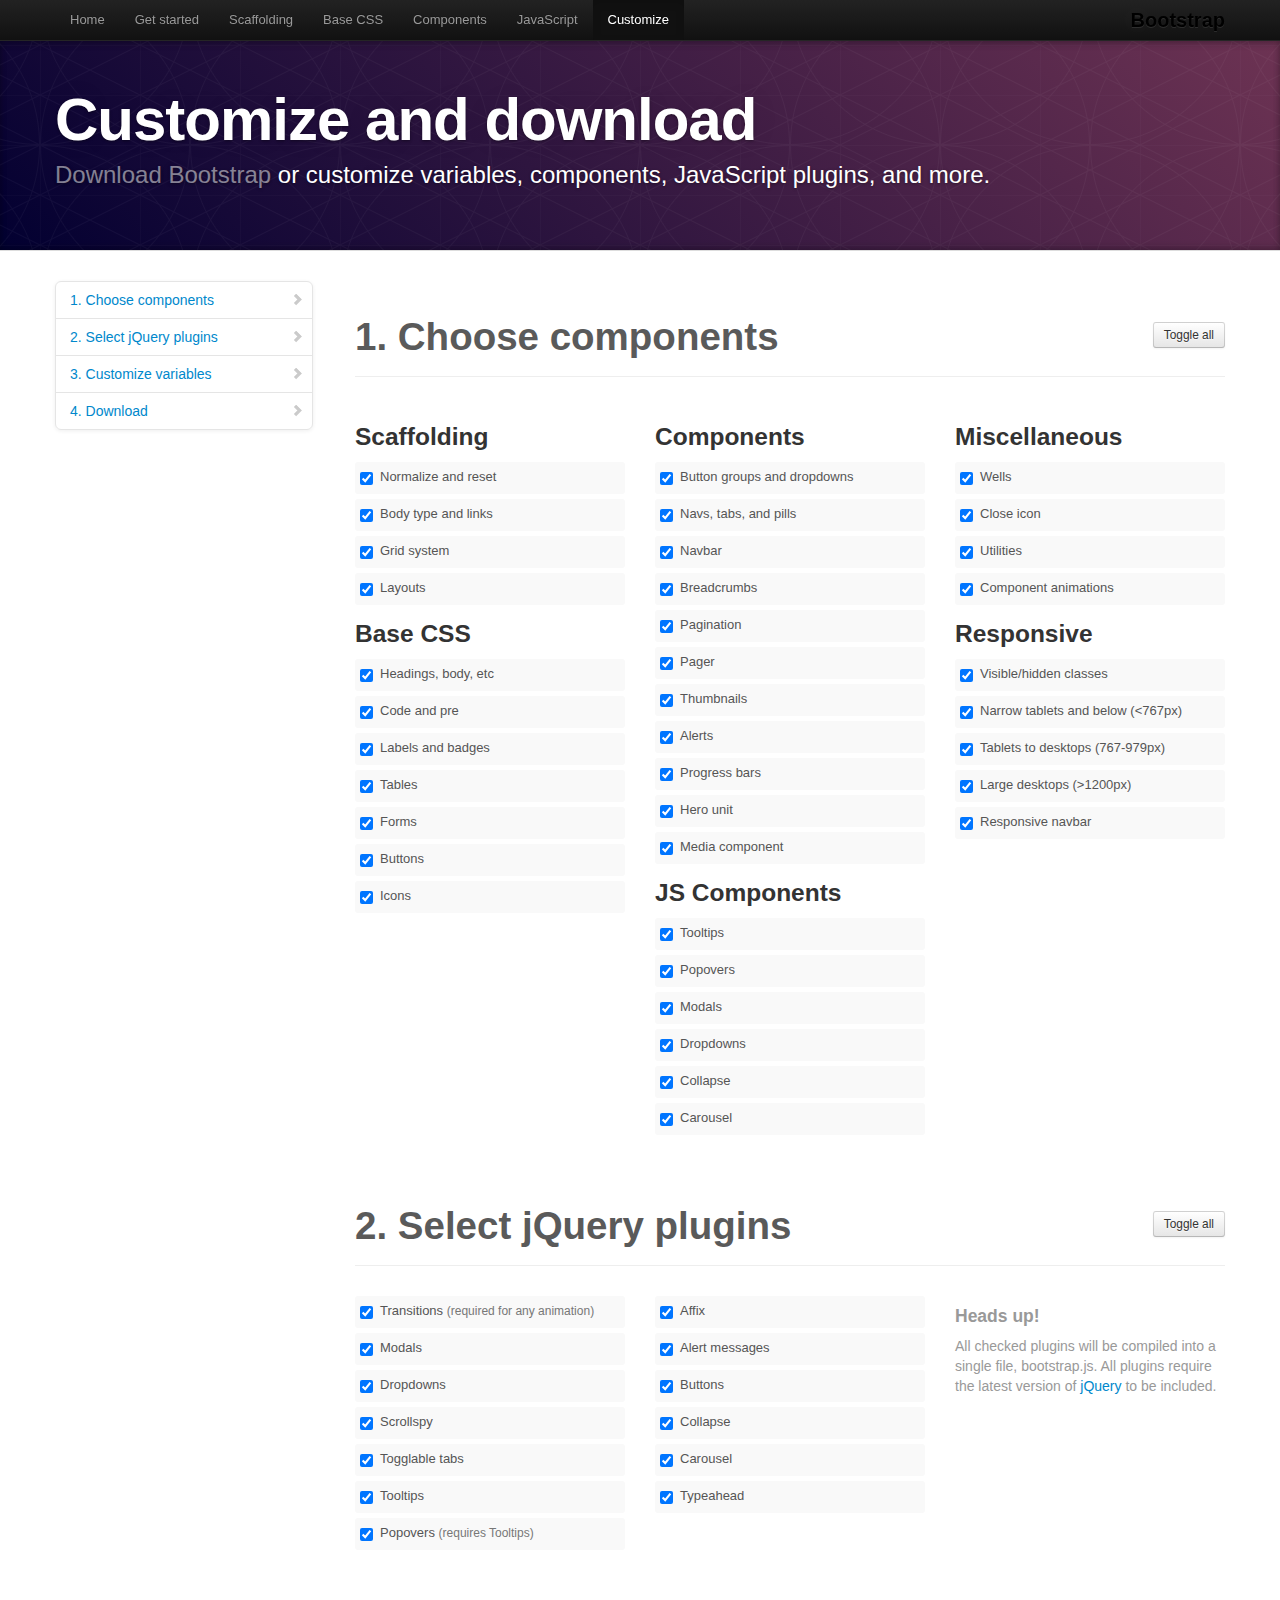
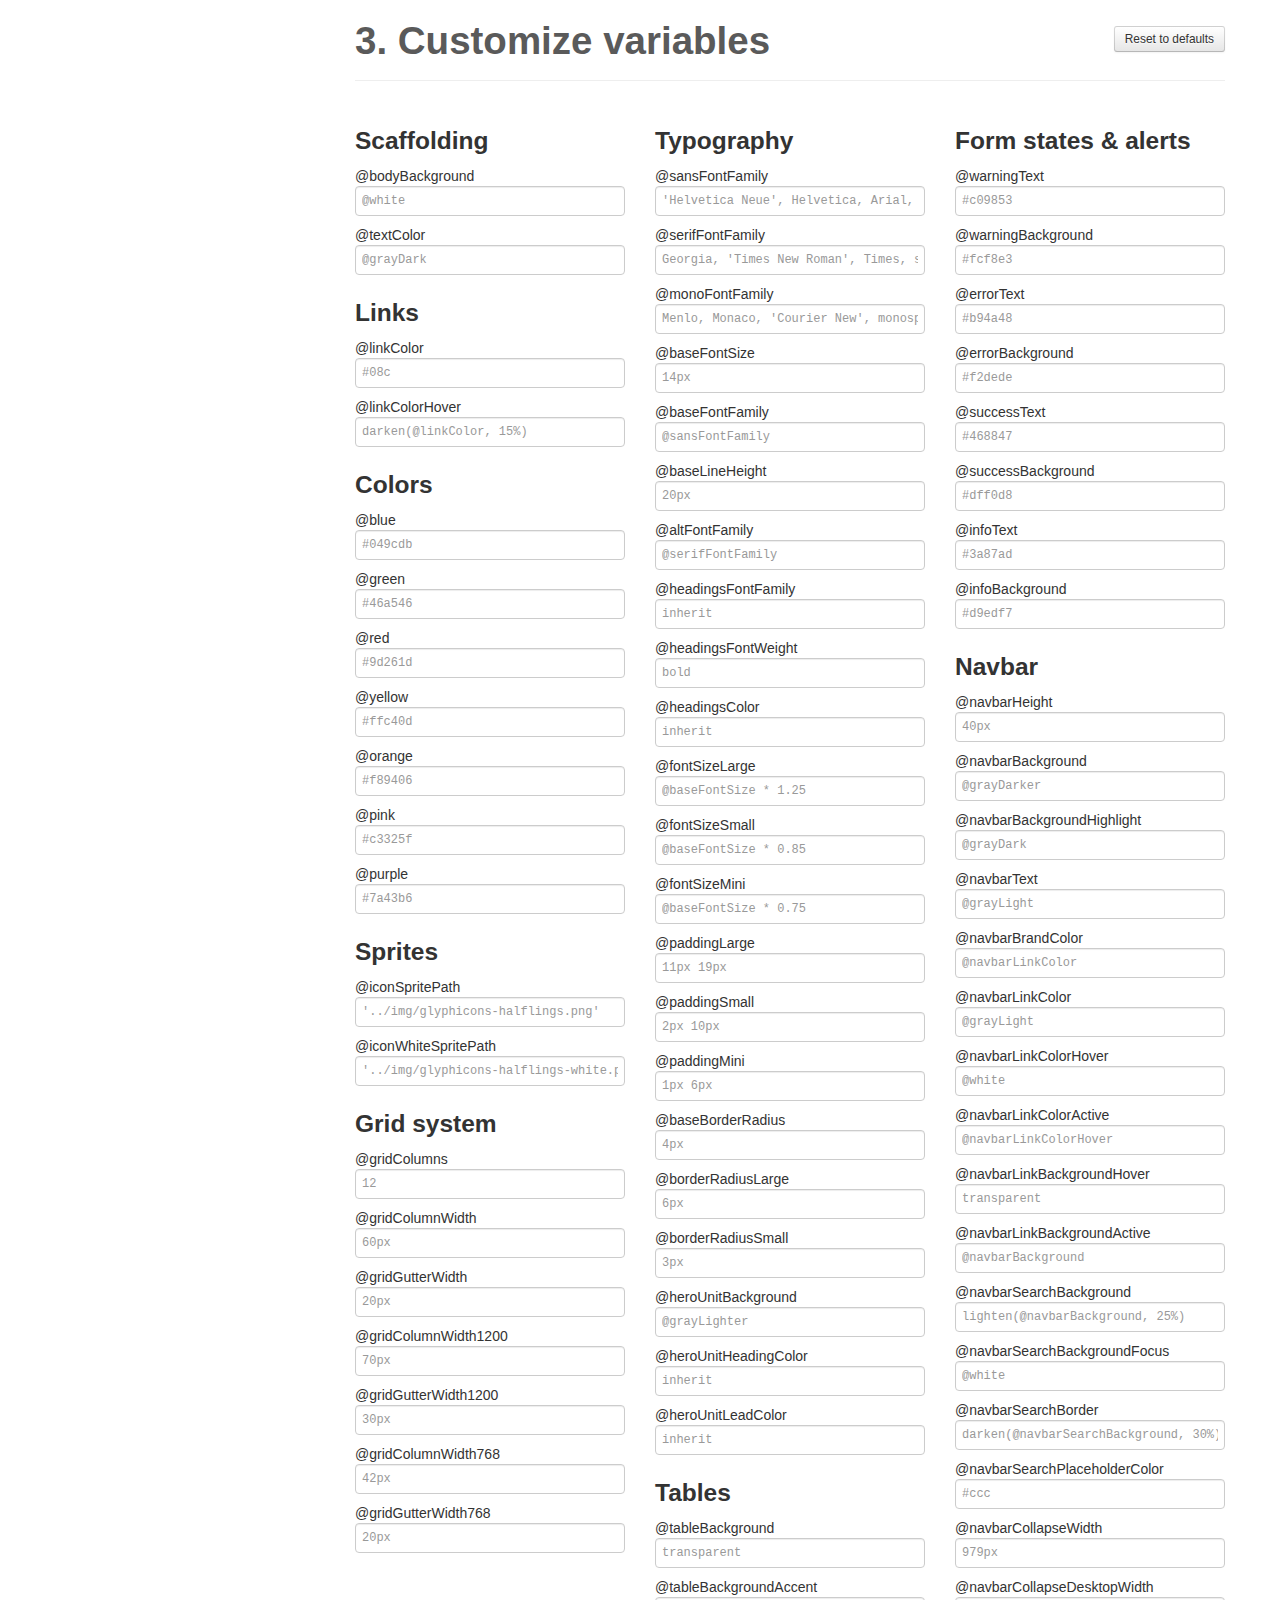
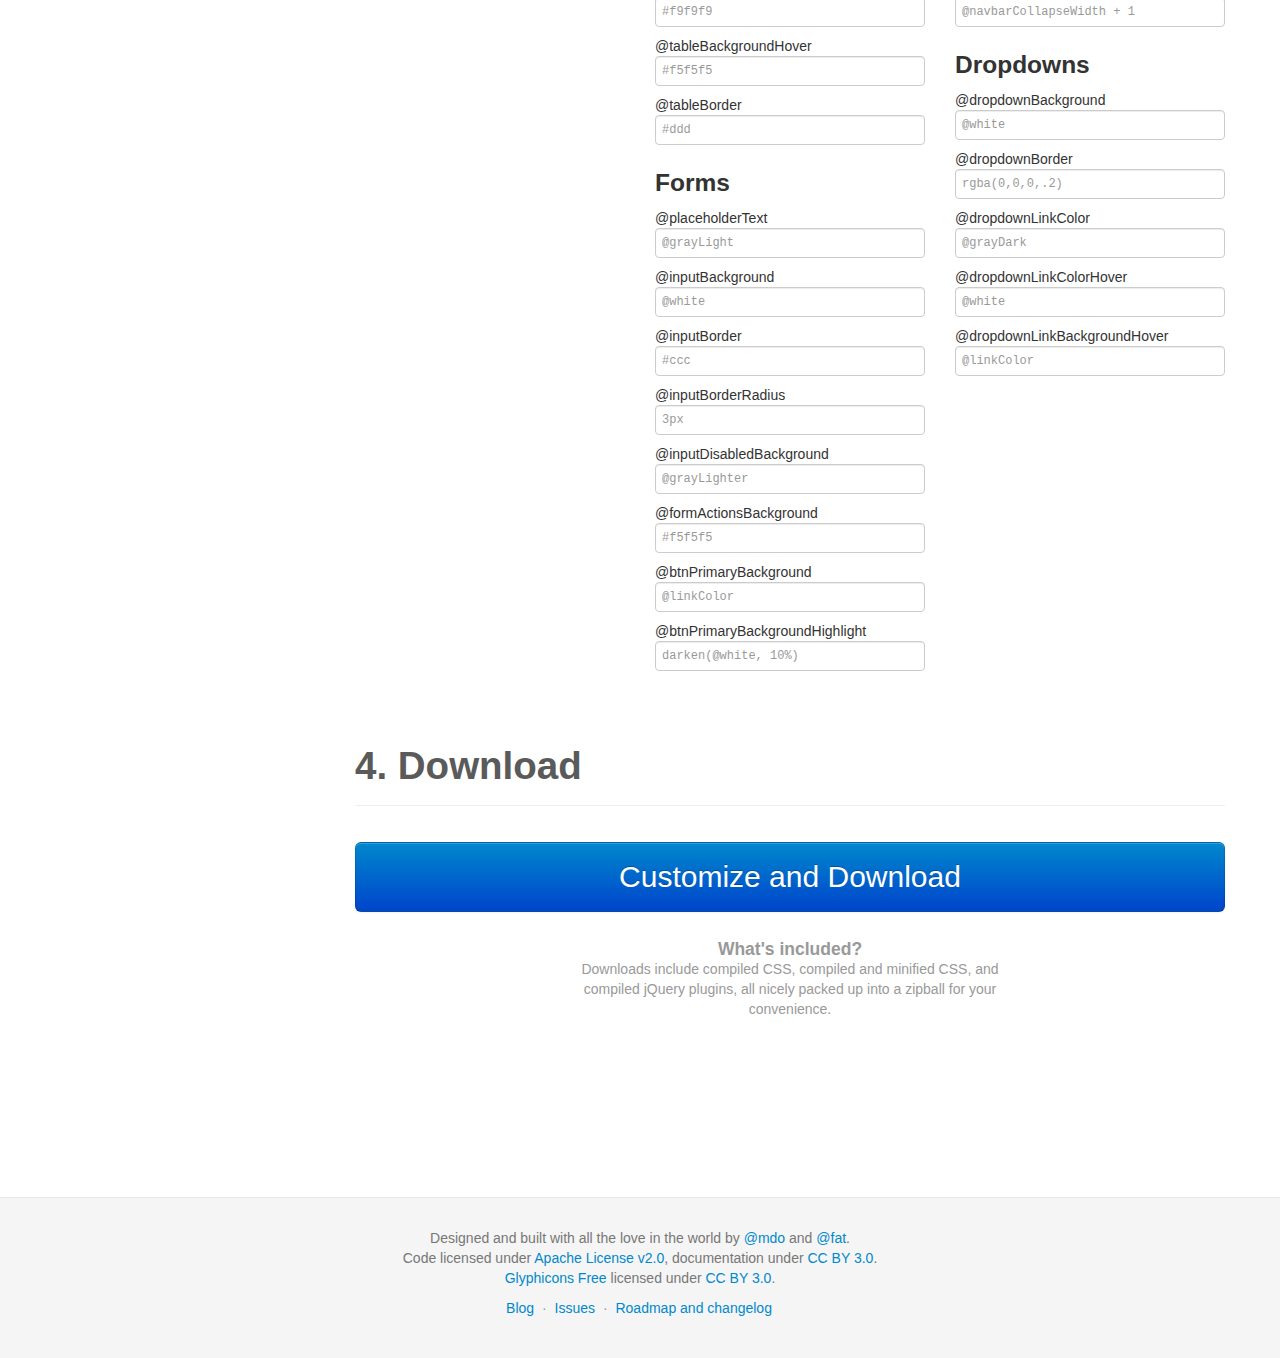
<file: bootstrap/docs/customize.html>
<!DOCTYPE html>
<html lang="en">
  <head>
    <meta charset="utf-8">
    <title>Customize · Bootstrap</title>
    <meta name="viewport" content="width=device-width, initial-scale=1.0">
    <meta name="description" content="">
    <meta name="author" content="">

    <!-- Le styles -->
    <link href="assets/css/bootstrap.css" rel="stylesheet">
    <link href="assets/css/bootstrap-responsive.css" rel="stylesheet">
    <link href="assets/css/docs.css" rel="stylesheet">
    <link href="assets/js/google-code-prettify/prettify.css" rel="stylesheet">

    <!-- Le HTML5 shim, for IE6-8 support of HTML5 elements -->
    <!--[if lt IE 9]>
      <script src="http://html5shim.googlecode.com/svn/trunk/html5.js"></script>
    <![endif]-->

    <!-- Le fav and touch icons -->
    <link rel="apple-touch-icon-precomposed" sizes="144x144" href="assets/ico/apple-touch-icon-144-precomposed.png">
    <link rel="apple-touch-icon-precomposed" sizes="114x114" href="assets/ico/apple-touch-icon-114-precomposed.png">
      <link rel="apple-touch-icon-precomposed" sizes="72x72" href="assets/ico/apple-touch-icon-72-precomposed.png">
                    <link rel="apple-touch-icon-precomposed" href="assets/ico/apple-touch-icon-57-precomposed.png">
                                   <link rel="shortcut icon" href="assets/ico/favicon.png">

  </head>

  <body data-spy="scroll" data-target=".bs-docs-sidebar">

    <!-- Navbar
    ================================================== -->
    <div class="navbar navbar-inverse navbar-fixed-top">
      <div class="navbar-inner">
        <div class="container">
          <button type="button" class="btn btn-navbar" data-toggle="collapse" data-target=".nav-collapse">
            <span class="icon-bar"></span>
            <span class="icon-bar"></span>
            <span class="icon-bar"></span>
          </button>
          <a class="brand" href="./index.html">Bootstrap</a>
          <div class="nav-collapse collapse">
            <ul class="nav">
              <li class="">
                <a href="./index.html">Home</a>
              </li>
              <li class="">
                <a href="./getting-started.html">Get started</a>
              </li>
              <li class="">
                <a href="./scaffolding.html">Scaffolding</a>
              </li>
              <li class="">
                <a href="./base-css.html">Base CSS</a>
              </li>
              <li class="">
                <a href="./components.html">Components</a>
              </li>
              <li class="">
                <a href="./javascript.html">JavaScript</a>
              </li>
              <li class="active">
                <a href="./customize.html">Customize</a>
              </li>
            </ul>
          </div>
        </div>
      </div>
    </div>

<!-- Masthead
================================================== -->
<header class="jumbotron subhead" id="overview">
  <div class="container">
    <h1>Customize and download</h1>
    <p class="lead"><a href="https://github.com/twitter/bootstrap/zipball/master">Download Bootstrap</a> or customize variables, components, JavaScript plugins, and more.</p>
  </div>
</header>


  <div class="container">

    <!-- Docs nav
    ================================================== -->
    <div class="row">
      <div class="span3 bs-docs-sidebar">
        <ul class="nav nav-list bs-docs-sidenav">
          <li><a href="#components"><i class="icon-chevron-right"></i> 1. Choose components</a></li>
          <li><a href="#plugins"><i class="icon-chevron-right"></i> 2. Select jQuery plugins</a></li>
          <li><a href="#variables"><i class="icon-chevron-right"></i> 3. Customize variables</a></li>
          <li><a href="#download"><i class="icon-chevron-right"></i> 4. Download</a></li>
        </ul>
      </div>
      <div class="span9">


        <!-- Customize form
        ================================================== -->
        <form>
          <section class="download" id="components">
            <div class="page-header">
              <a class="btn btn-small pull-right toggle-all" href="#">Toggle all</a>
              <h1>
                1. Choose components
              </h1>
            </div>
            <div class="row download-builder">
              <div class="span3">
                <h3>Scaffolding</h3>
                <label class="checkbox"><input checked="checked" type="checkbox" value="reset.less"> Normalize and reset</label>
                <label class="checkbox"><input checked="checked" type="checkbox" value="scaffolding.less"> Body type and links</label>
                <label class="checkbox"><input checked="checked" type="checkbox" value="grid.less"> Grid system</label>
                <label class="checkbox"><input checked="checked" type="checkbox" value="layouts.less"> Layouts</label>
                <h3>Base CSS</h3>
                <label class="checkbox"><input checked="checked" type="checkbox" value="type.less"> Headings, body, etc</label>
                <label class="checkbox"><input checked="checked" type="checkbox" value="code.less"> Code and pre</label>
                <label class="checkbox"><input checked="checked" type="checkbox" value="labels-badges.less"> Labels and badges</label>
                <label class="checkbox"><input checked="checked" type="checkbox" value="tables.less"> Tables</label>
                <label class="checkbox"><input checked="checked" type="checkbox" value="forms.less"> Forms</label>
                <label class="checkbox"><input checked="checked" type="checkbox" value="buttons.less"> Buttons</label>
                <label class="checkbox"><input checked="checked" type="checkbox" value="sprites.less"> Icons</label>
              </div><!-- /span -->
              <div class="span3">
                <h3>Components</h3>
                <label class="checkbox"><input checked="checked" type="checkbox" value="button-groups.less"> Button groups and dropdowns</label>
                <label class="checkbox"><input checked="checked" type="checkbox" value="navs.less"> Navs, tabs, and pills</label>
                <label class="checkbox"><input checked="checked" type="checkbox" value="navbar.less"> Navbar</label>
                <label class="checkbox"><input checked="checked" type="checkbox" value="breadcrumbs.less"> Breadcrumbs</label>
                <label class="checkbox"><input checked="checked" type="checkbox" value="pagination.less"> Pagination</label>
                <label class="checkbox"><input checked="checked" type="checkbox" value="pager.less"> Pager</label>
                <label class="checkbox"><input checked="checked" type="checkbox" value="thumbnails.less"> Thumbnails</label>
                <label class="checkbox"><input checked="checked" type="checkbox" value="alerts.less"> Alerts</label>
                <label class="checkbox"><input checked="checked" type="checkbox" value="progress-bars.less"> Progress bars</label>
                <label class="checkbox"><input checked="checked" type="checkbox" value="hero-unit.less"> Hero unit</label>
                <label class="checkbox"><input checked="checked" type="checkbox" value="media.less"> Media component</label>
                <h3>JS Components</h3>
                <label class="checkbox"><input checked="checked" type="checkbox" value="tooltip.less"> Tooltips</label>
                <label class="checkbox"><input checked="checked" type="checkbox" value="popovers.less"> Popovers</label>
                <label class="checkbox"><input checked="checked" type="checkbox" value="modals.less"> Modals</label>
                <label class="checkbox"><input checked="checked" type="checkbox" value="dropdowns.less"> Dropdowns</label>
                <label class="checkbox"><input checked="checked" type="checkbox" value="accordion.less"> Collapse</label>
                <label class="checkbox"><input checked="checked" type="checkbox" value="carousel.less"> Carousel</label>
              </div><!-- /span -->
              <div class="span3">
                <h3>Miscellaneous</h3>
                <label class="checkbox"><input checked="checked" type="checkbox" value="wells.less"> Wells</label>
                <label class="checkbox"><input checked="checked" type="checkbox" value="close.less"> Close icon</label>
                <label class="checkbox"><input checked="checked" type="checkbox" value="utilities.less"> Utilities</label>
                <label class="checkbox"><input checked="checked" type="checkbox" value="component-animations.less"> Component animations</label>
                <h3>Responsive</h3>
                <label class="checkbox"><input checked="checked" type="checkbox" value="responsive-utilities.less"> Visible/hidden classes</label>
                <label class="checkbox"><input checked="checked" type="checkbox" value="responsive-767px-max.less"> Narrow tablets and below (<767px)</label>
                <label class="checkbox"><input checked="checked" type="checkbox" value="responsive-768px-979px.less"> Tablets to desktops (767-979px)</label>
                <label class="checkbox"><input checked="checked" type="checkbox" value="responsive-1200px-min.less"> Large desktops (>1200px)</label>
                <label class="checkbox"><input checked="checked" type="checkbox" value="responsive-navbar.less"> Responsive navbar</label>
              </div><!-- /span -->
            </div><!-- /row -->
          </section>

          <section class="download" id="plugins">
            <div class="page-header">
              <a class="btn btn-small pull-right toggle-all" href="#">Toggle all</a>
              <h1>
                2. Select jQuery plugins
              </h1>
            </div>
            <div class="row download-builder">
              <div class="span3">
                <label class="checkbox">
                  <input type="checkbox" checked="true" value="bootstrap-transition.js">
                  Transitions <small>(required for any animation)</small>
                </label>
                <label class="checkbox">
                  <input type="checkbox" checked="true" value="bootstrap-modal.js">
                  Modals
                </label>
                <label class="checkbox">
                  <input type="checkbox" checked="true" value="bootstrap-dropdown.js">
                  Dropdowns
                </label>
                <label class="checkbox">
                  <input type="checkbox" checked="true" value="bootstrap-scrollspy.js">
                  Scrollspy
                </label>
                <label class="checkbox">
                  <input type="checkbox" checked="true" value="bootstrap-tab.js">
                  Togglable tabs
                </label>
                <label class="checkbox">
                  <input type="checkbox" checked="true" value="bootstrap-tooltip.js">
                  Tooltips
                </label>
                <label class="checkbox">
                  <input type="checkbox" checked="true" value="bootstrap-popover.js">
                  Popovers <small>(requires Tooltips)</small>
                </label>
              </div><!-- /span -->
              <div class="span3">
                <label class="checkbox">
                  <input type="checkbox" checked="true" value="bootstrap-affix.js">
                  Affix
                </label>
                <label class="checkbox">
                  <input type="checkbox" checked="true" value="bootstrap-alert.js">
                  Alert messages
                </label>
                <label class="checkbox">
                  <input type="checkbox" checked="true" value="bootstrap-button.js">
                  Buttons
                </label>
                <label class="checkbox">
                  <input type="checkbox" checked="true" value="bootstrap-collapse.js">
                  Collapse
                </label>
                <label class="checkbox">
                  <input type="checkbox" checked="true" value="bootstrap-carousel.js">
                  Carousel
                </label>
                <label class="checkbox">
                  <input type="checkbox" checked="true" value="bootstrap-typeahead.js">
                  Typeahead
                </label>
              </div><!-- /span -->
              <div class="span3">
                <h4 class="muted">Heads up!</h4>
                <p class="muted">All checked plugins will be compiled into a single file, bootstrap.js. All plugins require the latest version of <a href="http://jquery.com/" target="_blank">jQuery</a> to be included.</p>
              </div><!-- /span -->
            </div><!-- /row -->
          </section>


          <section class="download" id="variables">
            <div class="page-header">
              <a class="btn btn-small pull-right toggle-all" href="#">Reset to defaults</a>
              <h1>
                3. Customize variables
              </h1>
            </div>
            <div class="row download-builder">
              <div class="span3">
                <h3>Scaffolding</h3>
                <label>@bodyBackground</label>
                <input type="text" class="span3" placeholder="@white">
                <label>@textColor</label>
                <input type="text" class="span3" placeholder="@grayDark">

                <h3>Links</h3>
                <label>@linkColor</label>
                <input type="text" class="span3" placeholder="#08c">
                <label>@linkColorHover</label>
                <input type="text" class="span3" placeholder="darken(@linkColor, 15%)">
                <h3>Colors</h3>
                <label>@blue</label>
                <input type="text" class="span3" placeholder="#049cdb">
                <label>@green</label>
                <input type="text" class="span3" placeholder="#46a546">
                <label>@red</label>
                <input type="text" class="span3" placeholder="#9d261d">
                <label>@yellow</label>
                <input type="text" class="span3" placeholder="#ffc40d">
                <label>@orange</label>
                <input type="text" class="span3" placeholder="#f89406">
                <label>@pink</label>
                <input type="text" class="span3" placeholder="#c3325f">
                <label>@purple</label>
                <input type="text" class="span3" placeholder="#7a43b6">

                <h3>Sprites</h3>
                <label>@iconSpritePath</label>
                <input type="text" class="span3" placeholder="'../img/glyphicons-halflings.png'">
                <label>@iconWhiteSpritePath</label>
                <input type="text" class="span3" placeholder="'../img/glyphicons-halflings-white.png'">

                <h3>Grid system</h3>
                <label>@gridColumns</label>
                <input type="text" class="span3" placeholder="12">
                <label>@gridColumnWidth</label>
                <input type="text" class="span3" placeholder="60px">
                <label>@gridGutterWidth</label>
                <input type="text" class="span3" placeholder="20px">
                <label>@gridColumnWidth1200</label>
                <input type="text" class="span3" placeholder="70px">
                <label>@gridGutterWidth1200</label>
                <input type="text" class="span3" placeholder="30px">
                <label>@gridColumnWidth768</label>
                <input type="text" class="span3" placeholder="42px">
                <label>@gridGutterWidth768</label>
                <input type="text" class="span3" placeholder="20px">

              </div><!-- /span -->
              <div class="span3">

                <h3>Typography</h3>
                <label>@sansFontFamily</label>
                <input type="text" class="span3" placeholder="'Helvetica Neue', Helvetica, Arial, sans-serif">
                <label>@serifFontFamily</label>
                <input type="text" class="span3" placeholder="Georgia, 'Times New Roman', Times, serif">
                <label>@monoFontFamily</label>
                <input type="text" class="span3" placeholder="Menlo, Monaco, 'Courier New', monospace">

                <label>@baseFontSize</label>
                <input type="text" class="span3" placeholder="14px">
                <label>@baseFontFamily</label>
                <input type="text" class="span3" placeholder="@sansFontFamily">
                <label>@baseLineHeight</label>
                <input type="text" class="span3" placeholder="20px">

                <label>@altFontFamily</label>
                <input type="text" class="span3" placeholder="@serifFontFamily">
                <label>@headingsFontFamily</label>
                <input type="text" class="span3" placeholder="inherit">
                <label>@headingsFontWeight</label>
                <input type="text" class="span3" placeholder="bold">
                <label>@headingsColor</label>
                <input type="text" class="span3" placeholder="inherit">

                <label>@fontSizeLarge</label>
                <input type="text" class="span3" placeholder="@baseFontSize * 1.25">
                <label>@fontSizeSmall</label>
                <input type="text" class="span3" placeholder="@baseFontSize * 0.85">
                <label>@fontSizeMini</label>
                <input type="text" class="span3" placeholder="@baseFontSize * 0.75">

                <label>@paddingLarge</label>
                <input type="text" class="span3" placeholder="11px 19px">
                <label>@paddingSmall</label>
                <input type="text" class="span3" placeholder="2px 10px">
                <label>@paddingMini</label>
                <input type="text" class="span3" placeholder="1px 6px">

                <label>@baseBorderRadius</label>
                <input type="text" class="span3" placeholder="4px">
                <label>@borderRadiusLarge</label>
                <input type="text" class="span3" placeholder="6px">
                <label>@borderRadiusSmall</label>
                <input type="text" class="span3" placeholder="3px">

                <label>@heroUnitBackground</label>
                <input type="text" class="span3" placeholder="@grayLighter">
                <label>@heroUnitHeadingColor</label>
                <input type="text" class="span3" placeholder="inherit">
                <label>@heroUnitLeadColor</label>
                <input type="text" class="span3" placeholder="inherit">

                <h3>Tables</h3>
                <label>@tableBackground</label>
                <input type="text" class="span3" placeholder="transparent">
                <label>@tableBackgroundAccent</label>
                <input type="text" class="span3" placeholder="#f9f9f9">
                <label>@tableBackgroundHover</label>
                <input type="text" class="span3" placeholder="#f5f5f5">
                <label>@tableBorder</label>
                <input type="text" class="span3" placeholder="#ddd">

                <h3>Forms</h3>
                <label>@placeholderText</label>
                <input type="text" class="span3" placeholder="@grayLight">
                <label>@inputBackground</label>
                <input type="text" class="span3" placeholder="@white">
                <label>@inputBorder</label>
                <input type="text" class="span3" placeholder="#ccc">
                <label>@inputBorderRadius</label>
                <input type="text" class="span3" placeholder="3px">
                <label>@inputDisabledBackground</label>
                <input type="text" class="span3" placeholder="@grayLighter">
                <label>@formActionsBackground</label>
                <input type="text" class="span3" placeholder="#f5f5f5">
                <label>@btnPrimaryBackground</label>
                <input type="text" class="span3" placeholder="@linkColor">
                <label>@btnPrimaryBackgroundHighlight</label>
                <input type="text" class="span3" placeholder="darken(@white, 10%)">

              </div><!-- /span -->
              <div class="span3">

                <h3>Form states &amp; alerts</h3>
                <label>@warningText</label>
                <input type="text" class="span3" placeholder="#c09853">
                <label>@warningBackground</label>
                <input type="text" class="span3" placeholder="#fcf8e3">
                <label>@errorText</label>
                <input type="text" class="span3" placeholder="#b94a48">
                <label>@errorBackground</label>
                <input type="text" class="span3" placeholder="#f2dede">
                <label>@successText</label>
                <input type="text" class="span3" placeholder="#468847">
                <label>@successBackground</label>
                <input type="text" class="span3" placeholder="#dff0d8">
                <label>@infoText</label>
                <input type="text" class="span3" placeholder="#3a87ad">
                <label>@infoBackground</label>
                <input type="text" class="span3" placeholder="#d9edf7">

                <h3>Navbar</h3>
                <label>@navbarHeight</label>
                <input type="text" class="span3" placeholder="40px">
                <label>@navbarBackground</label>
                <input type="text" class="span3" placeholder="@grayDarker">
                <label>@navbarBackgroundHighlight</label>
                <input type="text" class="span3" placeholder="@grayDark">
                <label>@navbarText</label>
                <input type="text" class="span3" placeholder="@grayLight">
                <label>@navbarBrandColor</label>
                <input type="text" class="span3" placeholder="@navbarLinkColor">
                <label>@navbarLinkColor</label>
                <input type="text" class="span3" placeholder="@grayLight">
                <label>@navbarLinkColorHover</label>
                <input type="text" class="span3" placeholder="@white">
                <label>@navbarLinkColorActive</label>
                <input type="text" class="span3" placeholder="@navbarLinkColorHover">
                <label>@navbarLinkBackgroundHover</label>
                <input type="text" class="span3" placeholder="transparent">
                <label>@navbarLinkBackgroundActive</label>
                <input type="text" class="span3" placeholder="@navbarBackground">
                <label>@navbarSearchBackground</label>
                <input type="text" class="span3" placeholder="lighten(@navbarBackground, 25%)">
                <label>@navbarSearchBackgroundFocus</label>
                <input type="text" class="span3" placeholder="@white">
                <label>@navbarSearchBorder</label>
                <input type="text" class="span3" placeholder="darken(@navbarSearchBackground, 30%)">
                <label>@navbarSearchPlaceholderColor</label>
                <input type="text" class="span3" placeholder="#ccc">

                <label>@navbarCollapseWidth</label>
                <input type="text" class="span3" placeholder="979px">
                <label>@navbarCollapseDesktopWidth</label>
                <input type="text" class="span3" placeholder="@navbarCollapseWidth + 1">

                <h3>Dropdowns</h3>
                <label>@dropdownBackground</label>
                <input type="text" class="span3" placeholder="@white">
                <label>@dropdownBorder</label>
                <input type="text" class="span3" placeholder="rgba(0,0,0,.2)">
                <label>@dropdownLinkColor</label>
                <input type="text" class="span3" placeholder="@grayDark">
                <label>@dropdownLinkColorHover</label>
                <input type="text" class="span3" placeholder="@white">
                <label>@dropdownLinkBackgroundHover</label>
                <input type="text" class="span3" placeholder="@linkColor">
              </div><!-- /span -->
            </div><!-- /row -->
          </section>

          <section class="download" id="download">
            <div class="page-header">
              <h1>
                4. Download
              </h1>
            </div>
            <div class="download-btn">
              <a class="btn btn-primary" href="#" >Customize and Download</a>
              <h4>What's included?</h4>
              <p>Downloads include compiled CSS, compiled and minified CSS, and compiled jQuery plugins, all nicely packed up into a zipball for your convenience.</p>
            </div>
          </section><!-- /download -->
        </form>



      </div>
    </div>

  </div>



    <!-- Footer
    ================================================== -->
    <footer class="footer">
      <div class="container">
        <p>Designed and built with all the love in the world by <a href="http://twitter.com/mdo" target="_blank">@mdo</a> and <a href="http://twitter.com/fat" target="_blank">@fat</a>.</p>
        <p>Code licensed under <a href="http://www.apache.org/licenses/LICENSE-2.0" target="_blank">Apache License v2.0</a>, documentation under <a href="http://creativecommons.org/licenses/by/3.0/">CC BY 3.0</a>.</p>
        <p><a href="http://glyphicons.com">Glyphicons Free</a> licensed under <a href="http://creativecommons.org/licenses/by/3.0/">CC BY 3.0</a>.</p>
        <ul class="footer-links">
          <li><a href="http://blog.getbootstrap.com">Blog</a></li>
          <li class="muted">&middot;</li>
          <li><a href="https://github.com/twitter/bootstrap/issues?state=open">Issues</a></li>
          <li class="muted">&middot;</li>
          <li><a href="https://github.com/twitter/bootstrap/wiki">Roadmap and changelog</a></li>
        </ul>
      </div>
    </footer>



    <!-- Le javascript
    ================================================== -->
    <!-- Placed at the end of the document so the pages load faster -->
    <script type="text/javascript" src="http://platform.twitter.com/widgets.js"></script>
    <script src="assets/js/jquery.js"></script>
    <script src="assets/js/bootstrap-transition.js"></script>
    <script src="assets/js/bootstrap-alert.js"></script>
    <script src="assets/js/bootstrap-modal.js"></script>
    <script src="assets/js/bootstrap-dropdown.js"></script>
    <script src="assets/js/bootstrap-scrollspy.js"></script>
    <script src="assets/js/bootstrap-tab.js"></script>
    <script src="assets/js/bootstrap-tooltip.js"></script>
    <script src="assets/js/bootstrap-popover.js"></script>
    <script src="assets/js/bootstrap-button.js"></script>
    <script src="assets/js/bootstrap-collapse.js"></script>
    <script src="assets/js/bootstrap-carousel.js"></script>
    <script src="assets/js/bootstrap-typeahead.js"></script>
    <script src="assets/js/bootstrap-affix.js"></script>

    <script src="assets/js/holder/holder.js"></script>
    <script src="assets/js/google-code-prettify/prettify.js"></script>

    <script src="assets/js/application.js"></script>



  </body>
</html>
</file>
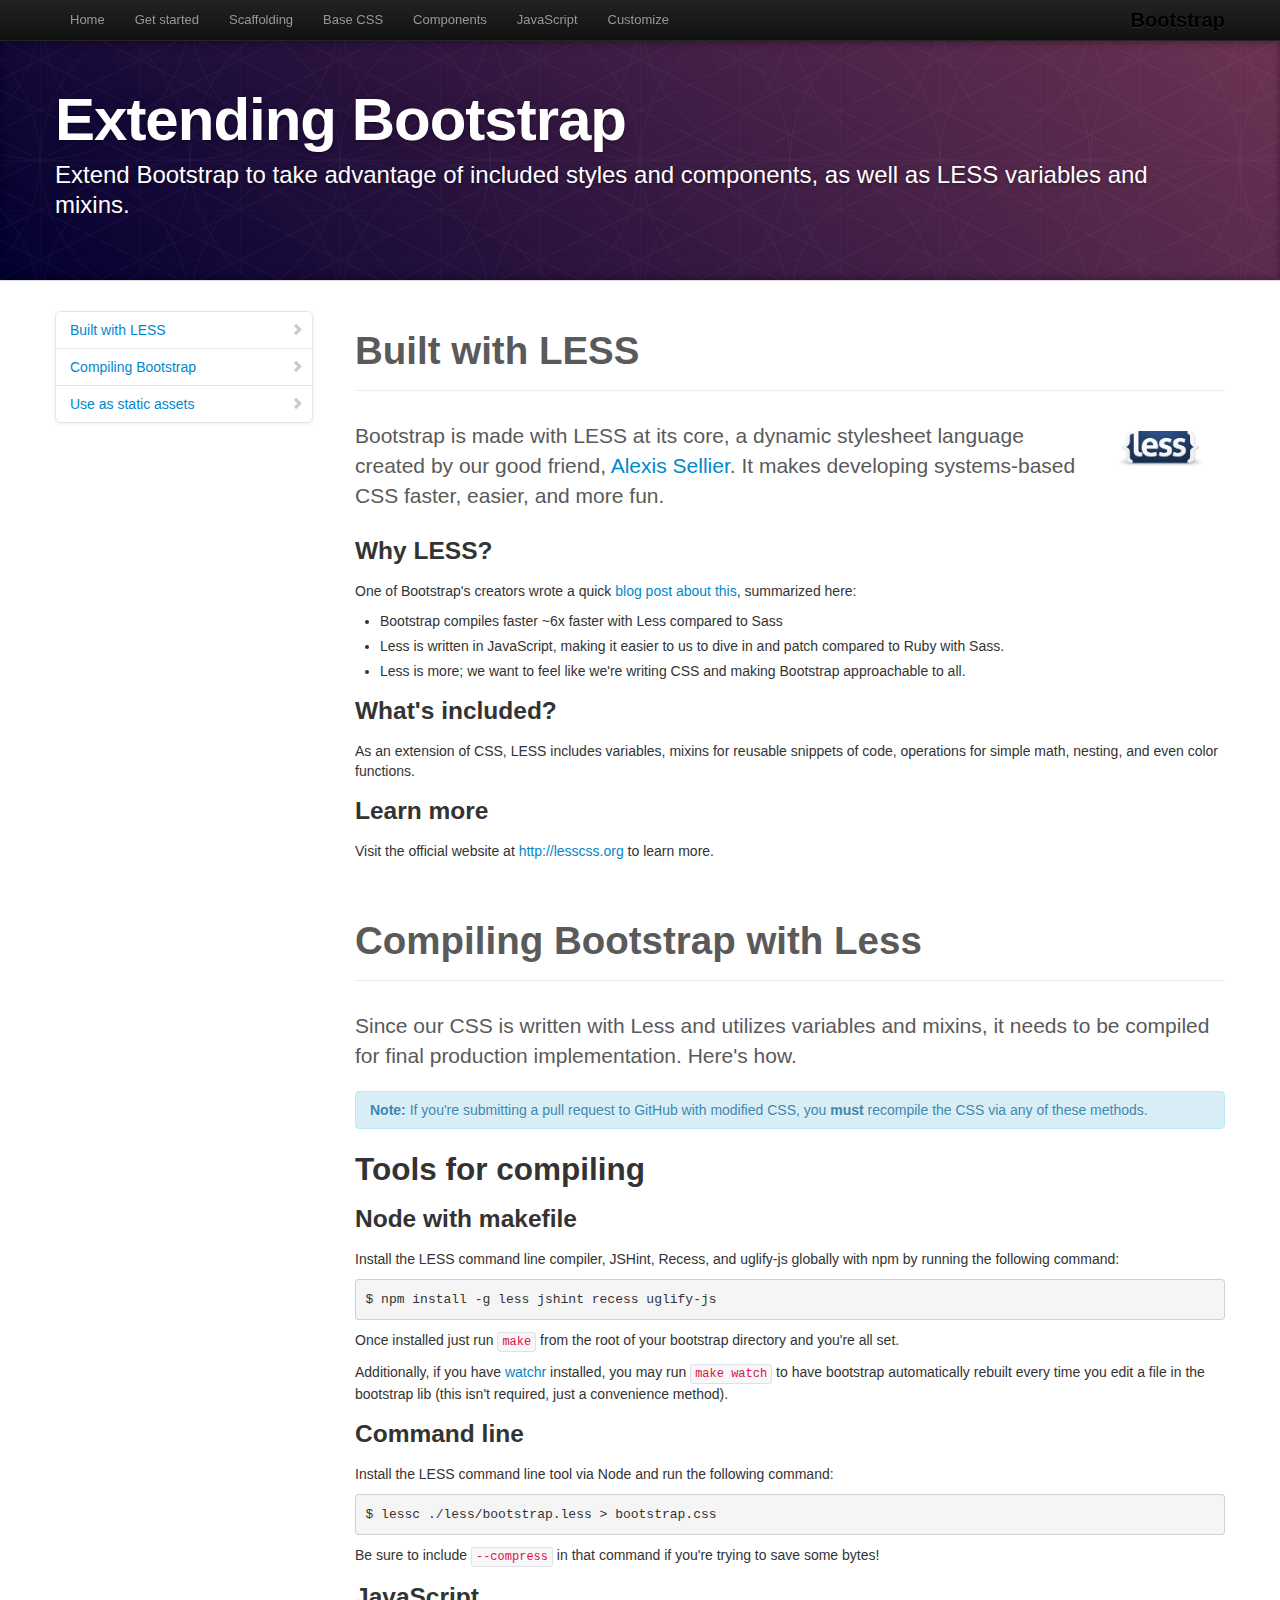
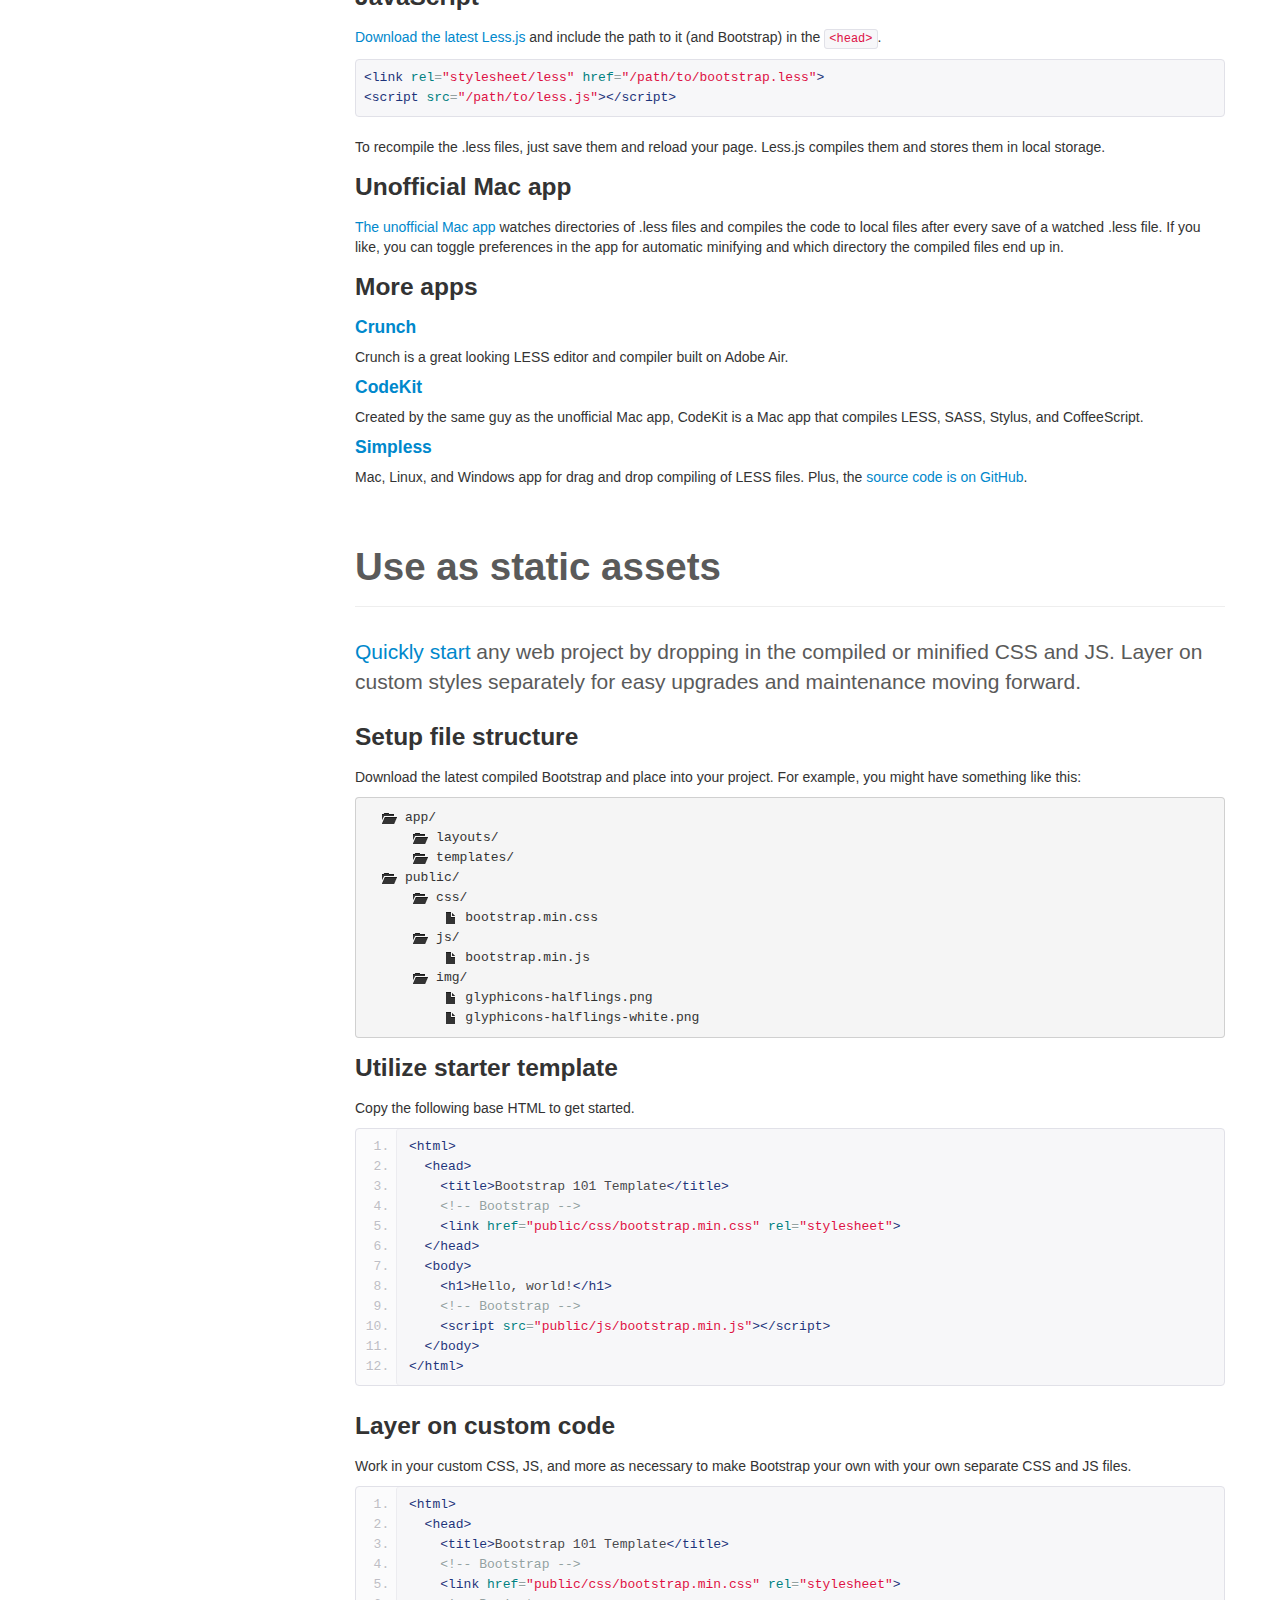
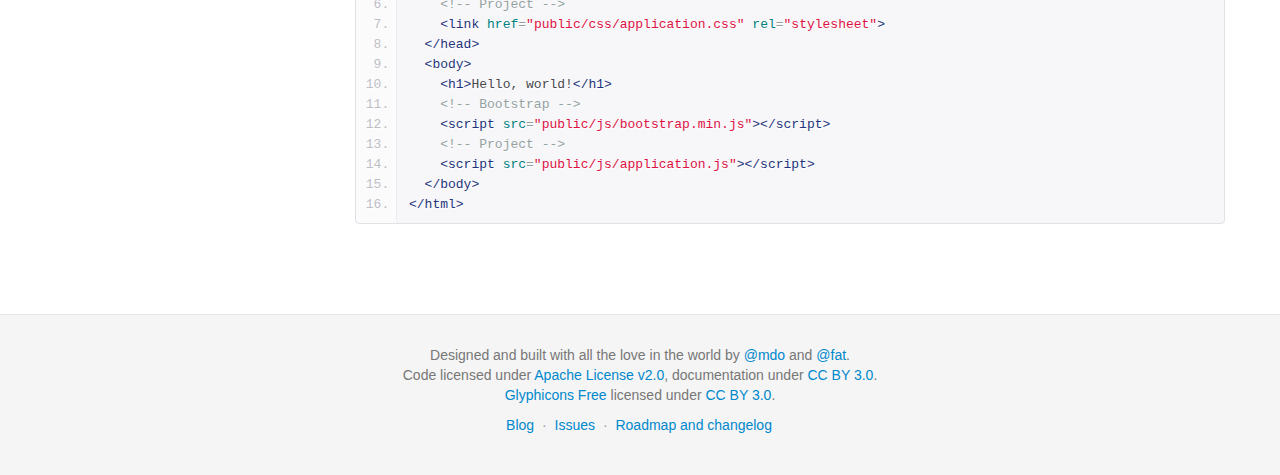
<file: bootstrap/docs/extend.html>
<!DOCTYPE html>
<html lang="en">
  <head>
    <meta charset="utf-8">
    <title>Extend · Bootstrap</title>
    <meta name="viewport" content="width=device-width, initial-scale=1.0">
    <meta name="description" content="">
    <meta name="author" content="">

    <!-- Le styles -->
    <link href="assets/css/bootstrap.css" rel="stylesheet">
    <link href="assets/css/bootstrap-responsive.css" rel="stylesheet">
    <link href="assets/css/docs.css" rel="stylesheet">
    <link href="assets/js/google-code-prettify/prettify.css" rel="stylesheet">

    <!-- Le HTML5 shim, for IE6-8 support of HTML5 elements -->
    <!--[if lt IE 9]>
      <script src="http://html5shim.googlecode.com/svn/trunk/html5.js"></script>
    <![endif]-->

    <!-- Le fav and touch icons -->
    <link rel="apple-touch-icon-precomposed" sizes="144x144" href="assets/ico/apple-touch-icon-144-precomposed.png">
    <link rel="apple-touch-icon-precomposed" sizes="114x114" href="assets/ico/apple-touch-icon-114-precomposed.png">
      <link rel="apple-touch-icon-precomposed" sizes="72x72" href="assets/ico/apple-touch-icon-72-precomposed.png">
                    <link rel="apple-touch-icon-precomposed" href="assets/ico/apple-touch-icon-57-precomposed.png">
                                   <link rel="shortcut icon" href="assets/ico/favicon.png">

  </head>

  <body data-spy="scroll" data-target=".bs-docs-sidebar">

    <!-- Navbar
    ================================================== -->
    <div class="navbar navbar-inverse navbar-fixed-top">
      <div class="navbar-inner">
        <div class="container">
          <button type="button" class="btn btn-navbar" data-toggle="collapse" data-target=".nav-collapse">
            <span class="icon-bar"></span>
            <span class="icon-bar"></span>
            <span class="icon-bar"></span>
          </button>
          <a class="brand" href="./index.html">Bootstrap</a>
          <div class="nav-collapse collapse">
            <ul class="nav">
              <li class="">
                <a href="./index.html">Home</a>
              </li>
              <li class="">
                <a href="./getting-started.html">Get started</a>
              </li>
              <li class="">
                <a href="./scaffolding.html">Scaffolding</a>
              </li>
              <li class="">
                <a href="./base-css.html">Base CSS</a>
              </li>
              <li class="">
                <a href="./components.html">Components</a>
              </li>
              <li class="">
                <a href="./javascript.html">JavaScript</a>
              </li>
              <li class="">
                <a href="./customize.html">Customize</a>
              </li>
            </ul>
          </div>
        </div>
      </div>
    </div>

<!-- Subhead
================================================== -->
<header class="jumbotron subhead" id="overview">
  <div class="container">
    <h1>Extending Bootstrap</h1>
    <p class="lead">Extend Bootstrap to take advantage of included styles and components, as well as LESS variables and mixins.</p>
  <div>
</header>

  <div class="container">

    <!-- Docs nav
    ================================================== -->
    <div class="row">
      <div class="span3 bs-docs-sidebar">
        <ul class="nav nav-list bs-docs-sidenav">
          <li><a href="#built-with-less"><i class="icon-chevron-right"></i> Built with LESS</a></li>
          <li><a href="#compiling"><i class="icon-chevron-right"></i> Compiling Bootstrap</a></li>
          <li><a href="#static-assets"><i class="icon-chevron-right"></i> Use as static assets</a></li>
        </ul>
      </div>
      <div class="span9">



        <!-- BUILT WITH LESS
        ================================================== -->
        <section id="built-with-less">
          <div class="page-header">
            <h1>Built with LESS</h1>
          </div>

          <img style="float: right; height: 36px; margin: 10px 20px 20px" src="assets/img/less-logo-large.png" alt="LESS CSS">
          <p class="lead">Bootstrap is made with LESS at its core, a dynamic stylesheet language created by our good friend, <a href="http://cloudhead.io">Alexis Sellier</a>. It makes developing systems-based CSS faster, easier, and more fun.</p>

          <h3>Why LESS?</h3>
          <p>One of Bootstrap's creators wrote a quick <a href="http://www.wordsbyf.at/2012/03/08/why-less/">blog post about this</a>, summarized here:</p>
          <ul>
            <li>Bootstrap compiles faster ~6x faster with Less compared to Sass</li>
            <li>Less is written in JavaScript, making it easier to us to dive in and patch compared to Ruby with Sass.</li>
            <li>Less is more; we want to feel like we're writing CSS and making Bootstrap approachable to all.</li>
          </ul>

          <h3>What's included?</h3>
          <p>As an extension of CSS, LESS includes variables, mixins for reusable snippets of code, operations for simple math, nesting, and even color functions.</p>

          <h3>Learn more</h3>
          <p>Visit the official website at <a href="http://lesscss.org">http://lesscss.org</a> to learn more.</p>
        </section>



        <!-- COMPILING LESS AND BOOTSTRAP
        ================================================== -->
        <section id="compiling">
          <div class="page-header">
            <h1>Compiling Bootstrap with Less</h1>
          </div>

          <p class="lead">Since our CSS is written with Less and utilizes variables and mixins, it needs to be compiled for final production implementation. Here's how.</p>

          <div class="alert alert-info">
            <strong>Note:</strong> If you're submitting a pull request to GitHub with modified CSS, you <strong>must</strong> recompile the CSS via any of these methods.
          </div>

          <h2>Tools for compiling</h2>

          <h3>Node with makefile</h3>
          <p>Install the LESS command line compiler, JSHint, Recess, and uglify-js globally with npm by running the following command:</p>
          <pre>$ npm install -g less jshint recess uglify-js</pre>
          <p>Once installed just run <code>make</code> from the root of your bootstrap directory and you're all set.</p>
          <p>Additionally, if you have <a href="https://github.com/mynyml/watchr">watchr</a> installed, you may run <code>make watch</code> to have bootstrap automatically rebuilt every time you edit a file in the bootstrap lib (this isn't required, just a convenience method).</p>

          <h3>Command line</h3>
          <p>Install the LESS command line tool via Node and run the following command:</p>
          <pre>$ lessc ./less/bootstrap.less > bootstrap.css</pre>
          <p>Be sure to include <code>--compress</code> in that command if you're trying to save some bytes!</p>

          <h3>JavaScript</h3>
          <p><a href="http://lesscss.org/">Download the latest Less.js</a> and include the path to it (and Bootstrap) in the <code>&lt;head&gt;</code>.</p>
<pre class="prettyprint">
&lt;link rel="stylesheet/less" href="/path/to/bootstrap.less"&gt;
&lt;script src="/path/to/less.js"&gt;&lt;/script&gt;
</pre>
          <p>To recompile the .less files, just save them and reload your page. Less.js compiles them and stores them in local storage.</p>

          <h3>Unofficial Mac app</h3>
          <p><a href="http://incident57.com/less/">The unofficial Mac app</a> watches directories of .less files and compiles the code to local files after every save of a watched .less file. If you like, you can toggle preferences in the app for automatic minifying and which directory the compiled files end up in.</p>

          <h3>More apps</h3>
          <h4><a href="http://crunchapp.net/" target="_blank">Crunch</a></h4>
          <p>Crunch is a great looking LESS editor and compiler built on Adobe Air.</p>
          <h4><a href="http://incident57.com/codekit/" target="_blank">CodeKit</a></h4>
          <p>Created by the same guy as the unofficial Mac app, CodeKit is a Mac app that compiles LESS, SASS, Stylus, and CoffeeScript.</p>
          <h4><a href="http://wearekiss.com/simpless" target="_blank">Simpless</a></h4>
          <p>Mac, Linux, and Windows app for drag and drop compiling of LESS files. Plus, the <a href="https://github.com/Paratron/SimpLESS" target="_blank">source code is on GitHub</a>.</p>

        </section>



        <!-- Static assets
        ================================================== -->
        <section id="static-assets">
          <div class="page-header">
            <h1>Use as static assets</h1>
          </div>
          <p class="lead"><a href="./getting-started.html">Quickly start</a> any web project by dropping in the compiled or minified CSS and JS. Layer on custom styles separately for easy upgrades and maintenance moving forward.</p>

          <h3>Setup file structure</h3>
          <p>Download the latest compiled Bootstrap and place into your project. For example, you might have something like this:</p>
<pre>
  <span class="icon-folder-open"></span> app/
      <span class="icon-folder-open"></span> layouts/
      <span class="icon-folder-open"></span> templates/
  <span class="icon-folder-open"></span> public/
      <span class="icon-folder-open"></span> css/
          <span class="icon-file"></span> bootstrap.min.css
      <span class="icon-folder-open"></span> js/
          <span class="icon-file"></span> bootstrap.min.js
      <span class="icon-folder-open"></span> img/
          <span class="icon-file"></span> glyphicons-halflings.png
          <span class="icon-file"></span> glyphicons-halflings-white.png
</pre>

          <h3>Utilize starter template</h3>
          <p>Copy the following base HTML to get started.</p>
<pre class="prettyprint linenums">
&lt;html&gt;
  &lt;head&gt;
    &lt;title&gt;Bootstrap 101 Template&lt;/title&gt;
    &lt;!-- Bootstrap --&gt;
    &lt;link href="public/css/bootstrap.min.css" rel="stylesheet"&gt;
  &lt;/head&gt;
  &lt;body&gt;
    &lt;h1&gt;Hello, world!&lt;/h1&gt;
    &lt;!-- Bootstrap --&gt;
    &lt;script src="public/js/bootstrap.min.js"&gt;&lt;/script&gt;
  &lt;/body&gt;
&lt;/html&gt;
</pre>

          <h3>Layer on custom code</h3>
          <p>Work in your custom CSS, JS, and more as necessary to make Bootstrap your own with your own separate CSS and JS files.</p>
<pre class="prettyprint linenums">
&lt;html&gt;
  &lt;head&gt;
    &lt;title&gt;Bootstrap 101 Template&lt;/title&gt;
    &lt;!-- Bootstrap --&gt;
    &lt;link href="public/css/bootstrap.min.css" rel="stylesheet"&gt;
    &lt;!-- Project --&gt;
    &lt;link href="public/css/application.css" rel="stylesheet"&gt;
  &lt;/head&gt;
  &lt;body&gt;
    &lt;h1&gt;Hello, world!&lt;/h1&gt;
    &lt;!-- Bootstrap --&gt;
    &lt;script src="public/js/bootstrap.min.js"&gt;&lt;/script&gt;
    &lt;!-- Project --&gt;
    &lt;script src="public/js/application.js"&gt;&lt;/script&gt;
  &lt;/body&gt;
&lt;/html&gt;
</pre>

        </section>

      </div>
    </div>

  </div>



    <!-- Footer
    ================================================== -->
    <footer class="footer">
      <div class="container">
        <p>Designed and built with all the love in the world by <a href="http://twitter.com/mdo" target="_blank">@mdo</a> and <a href="http://twitter.com/fat" target="_blank">@fat</a>.</p>
        <p>Code licensed under <a href="http://www.apache.org/licenses/LICENSE-2.0" target="_blank">Apache License v2.0</a>, documentation under <a href="http://creativecommons.org/licenses/by/3.0/">CC BY 3.0</a>.</p>
        <p><a href="http://glyphicons.com">Glyphicons Free</a> licensed under <a href="http://creativecommons.org/licenses/by/3.0/">CC BY 3.0</a>.</p>
        <ul class="footer-links">
          <li><a href="http://blog.getbootstrap.com">Blog</a></li>
          <li class="muted">&middot;</li>
          <li><a href="https://github.com/twitter/bootstrap/issues?state=open">Issues</a></li>
          <li class="muted">&middot;</li>
          <li><a href="https://github.com/twitter/bootstrap/wiki">Roadmap and changelog</a></li>
        </ul>
      </div>
    </footer>



    <!-- Le javascript
    ================================================== -->
    <!-- Placed at the end of the document so the pages load faster -->
    <script type="text/javascript" src="http://platform.twitter.com/widgets.js"></script>
    <script src="assets/js/jquery.js"></script>
    <script src="assets/js/bootstrap-transition.js"></script>
    <script src="assets/js/bootstrap-alert.js"></script>
    <script src="assets/js/bootstrap-modal.js"></script>
    <script src="assets/js/bootstrap-dropdown.js"></script>
    <script src="assets/js/bootstrap-scrollspy.js"></script>
    <script src="assets/js/bootstrap-tab.js"></script>
    <script src="assets/js/bootstrap-tooltip.js"></script>
    <script src="assets/js/bootstrap-popover.js"></script>
    <script src="assets/js/bootstrap-button.js"></script>
    <script src="assets/js/bootstrap-collapse.js"></script>
    <script src="assets/js/bootstrap-carousel.js"></script>
    <script src="assets/js/bootstrap-typeahead.js"></script>
    <script src="assets/js/bootstrap-affix.js"></script>

    <script src="assets/js/holder/holder.js"></script>
    <script src="assets/js/google-code-prettify/prettify.js"></script>

    <script src="assets/js/application.js"></script>



  </body>
</html>
</file>
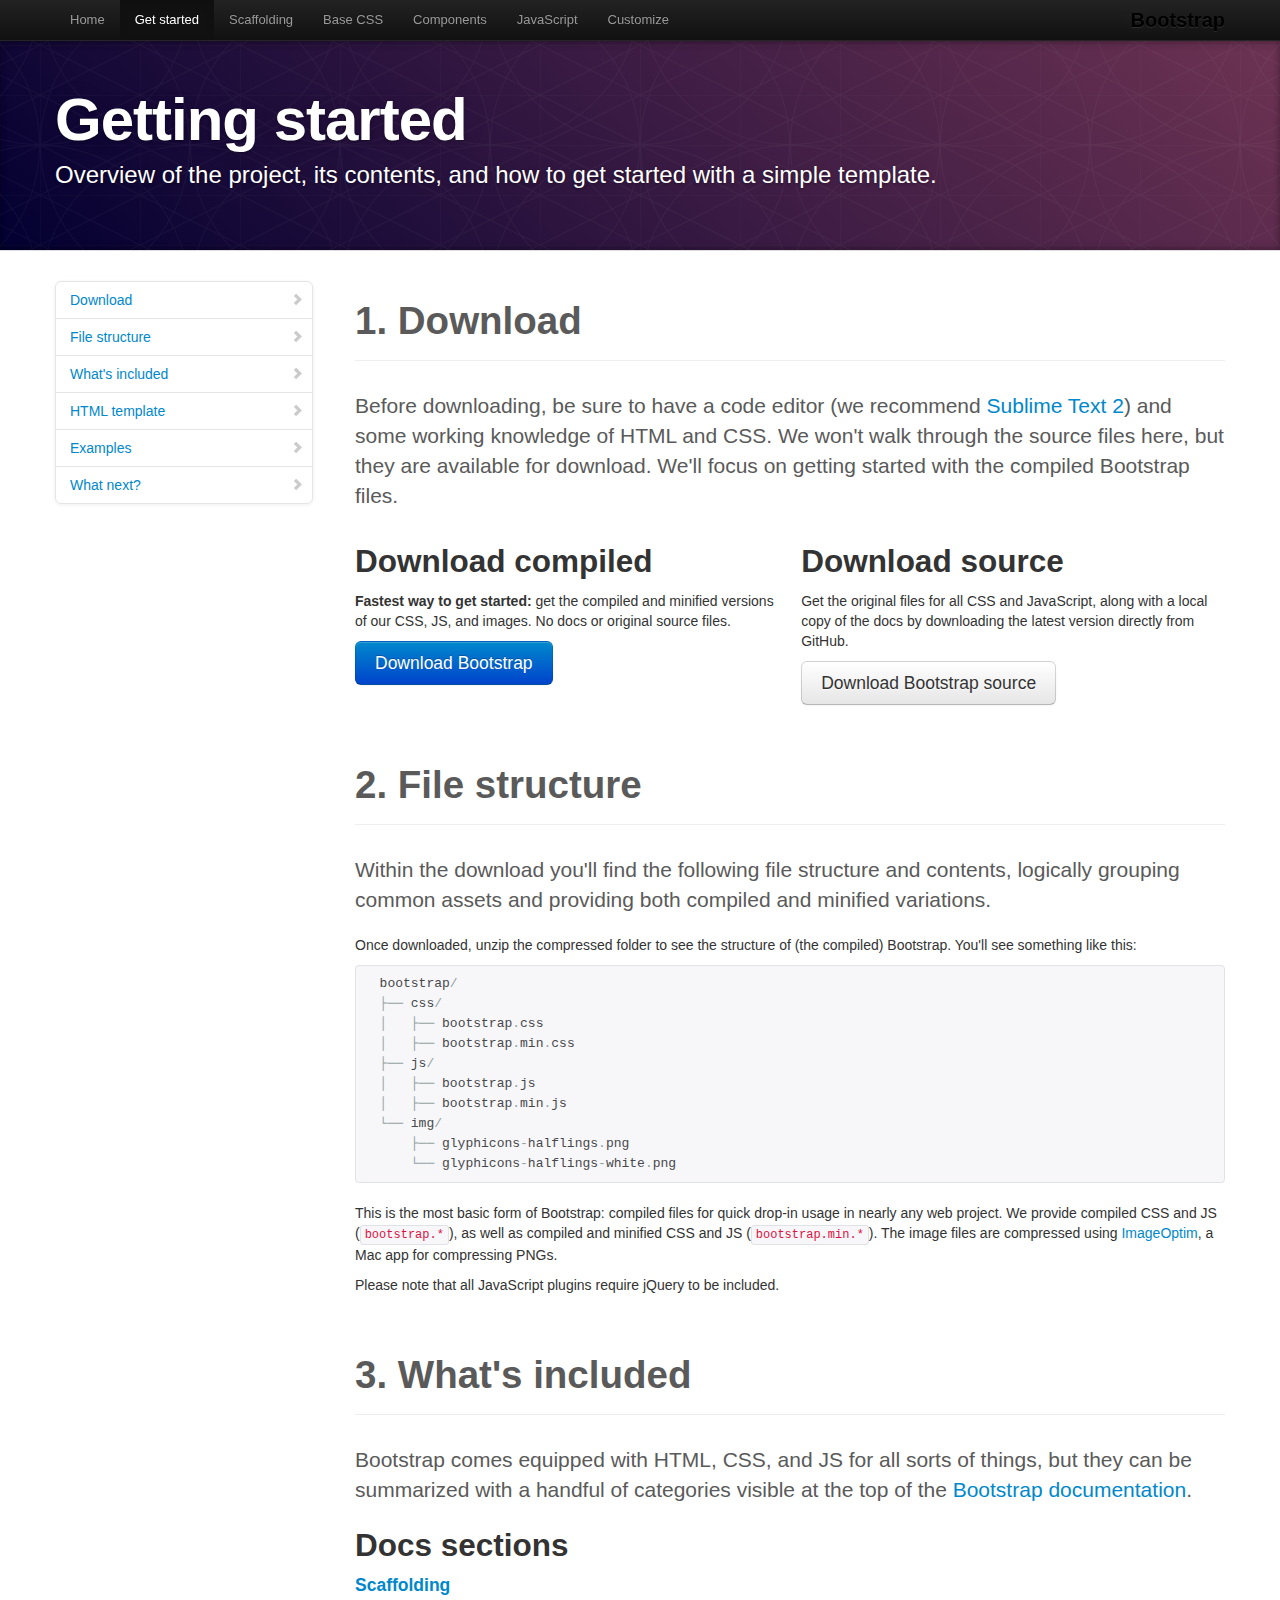
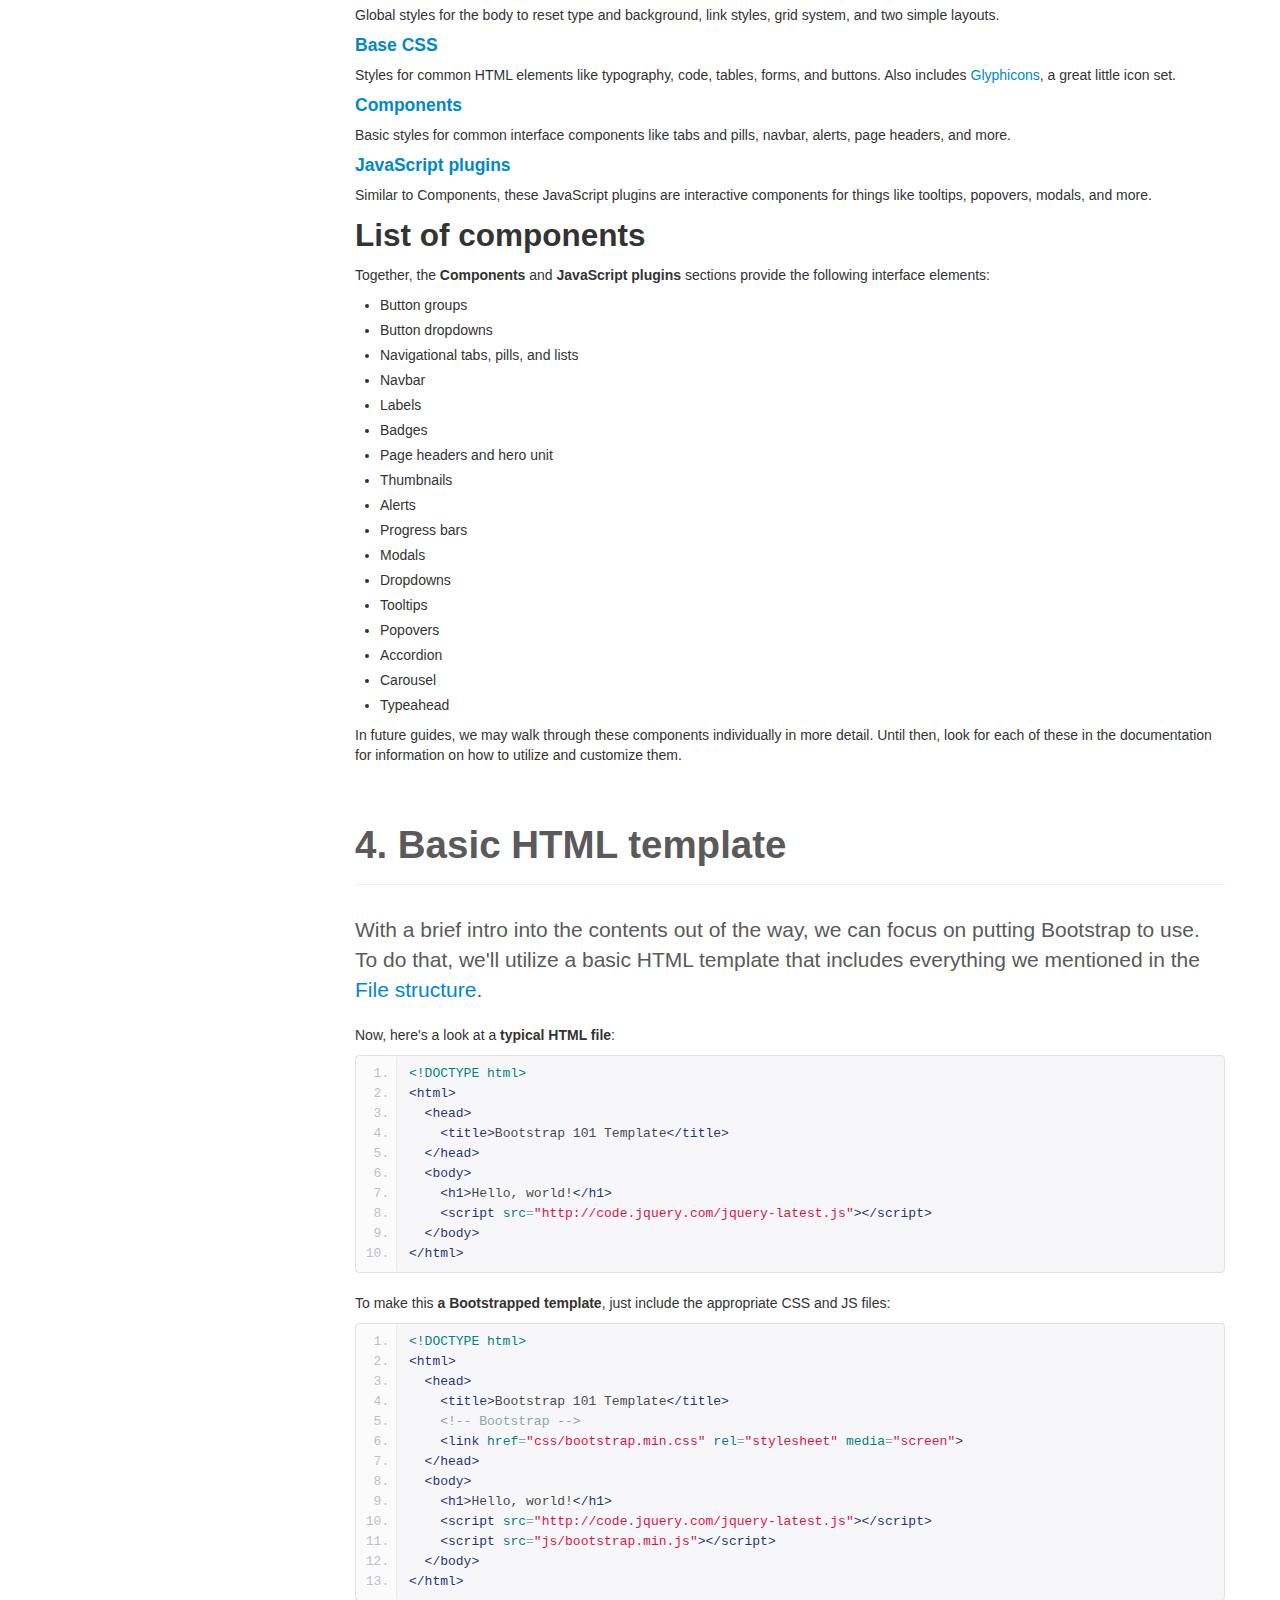
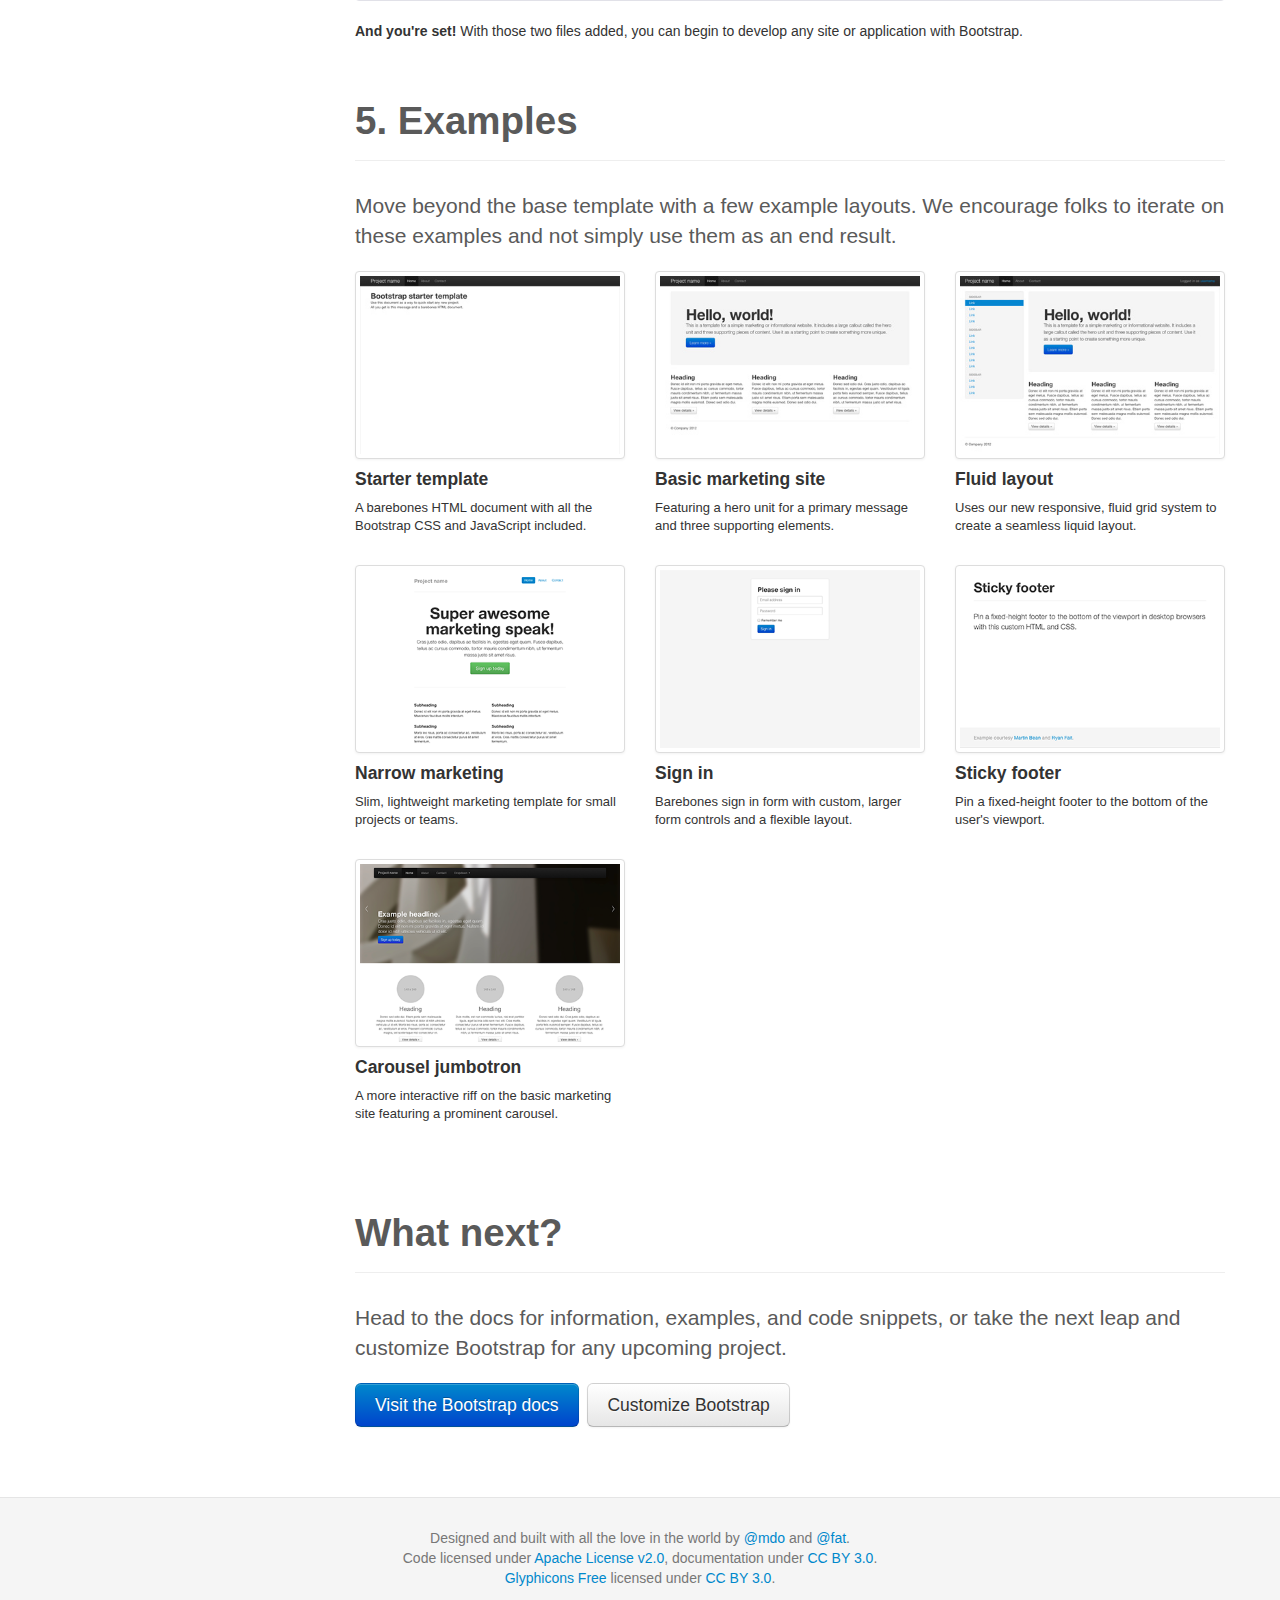
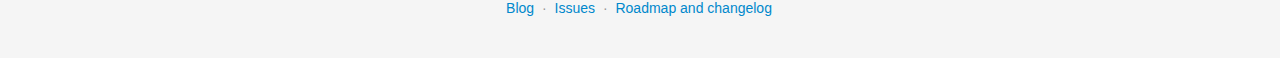
<file: bootstrap/docs/getting-started.html>
<!DOCTYPE html>
<html lang="en">
  <head>
    <meta charset="utf-8">
    <title>Getting · Bootstrap</title>
    <meta name="viewport" content="width=device-width, initial-scale=1.0">
    <meta name="description" content="">
    <meta name="author" content="">

    <!-- Le styles -->
    <link href="assets/css/bootstrap.css" rel="stylesheet">
    <link href="assets/css/bootstrap-responsive.css" rel="stylesheet">
    <link href="assets/css/docs.css" rel="stylesheet">
    <link href="assets/js/google-code-prettify/prettify.css" rel="stylesheet">

    <!-- Le HTML5 shim, for IE6-8 support of HTML5 elements -->
    <!--[if lt IE 9]>
      <script src="http://html5shim.googlecode.com/svn/trunk/html5.js"></script>
    <![endif]-->

    <!-- Le fav and touch icons -->
    <link rel="apple-touch-icon-precomposed" sizes="144x144" href="assets/ico/apple-touch-icon-144-precomposed.png">
    <link rel="apple-touch-icon-precomposed" sizes="114x114" href="assets/ico/apple-touch-icon-114-precomposed.png">
      <link rel="apple-touch-icon-precomposed" sizes="72x72" href="assets/ico/apple-touch-icon-72-precomposed.png">
                    <link rel="apple-touch-icon-precomposed" href="assets/ico/apple-touch-icon-57-precomposed.png">
                                   <link rel="shortcut icon" href="assets/ico/favicon.png">

  </head>

  <body data-spy="scroll" data-target=".bs-docs-sidebar">

    <!-- Navbar
    ================================================== -->
    <div class="navbar navbar-inverse navbar-fixed-top">
      <div class="navbar-inner">
        <div class="container">
          <button type="button" class="btn btn-navbar" data-toggle="collapse" data-target=".nav-collapse">
            <span class="icon-bar"></span>
            <span class="icon-bar"></span>
            <span class="icon-bar"></span>
          </button>
          <a class="brand" href="./index.html">Bootstrap</a>
          <div class="nav-collapse collapse">
            <ul class="nav">
              <li class="">
                <a href="./index.html">Home</a>
              </li>
              <li class="active">
                <a href="./getting-started.html">Get started</a>
              </li>
              <li class="">
                <a href="./scaffolding.html">Scaffolding</a>
              </li>
              <li class="">
                <a href="./base-css.html">Base CSS</a>
              </li>
              <li class="">
                <a href="./components.html">Components</a>
              </li>
              <li class="">
                <a href="./javascript.html">JavaScript</a>
              </li>
              <li class="">
                <a href="./customize.html">Customize</a>
              </li>
            </ul>
          </div>
        </div>
      </div>
    </div>

<!-- Subhead
================================================== -->
<header class="jumbotron subhead" id="overview">
  <div class="container">
    <h1>Getting started</h1>
    <p class="lead">Overview of the project, its contents, and how to get started with a simple template.</p>
  </div>
</header>


  <div class="container">

    <!-- Docs nav
    ================================================== -->
    <div class="row">
      <div class="span3 bs-docs-sidebar">
        <ul class="nav nav-list bs-docs-sidenav">
          <li><a href="#download-bootstrap"><i class="icon-chevron-right"></i> Download</a></li>
          <li><a href="#file-structure"><i class="icon-chevron-right"></i> File structure</a></li>
          <li><a href="#contents"><i class="icon-chevron-right"></i> What's included</a></li>
          <li><a href="#html-template"><i class="icon-chevron-right"></i> HTML template</a></li>
          <li><a href="#examples"><i class="icon-chevron-right"></i> Examples</a></li>
          <li><a href="#what-next"><i class="icon-chevron-right"></i> What next?</a></li>
        </ul>
      </div>
      <div class="span9">



        <!-- Download
        ================================================== -->
        <section id="download-bootstrap">
          <div class="page-header">
            <h1>1. Download</h1>
          </div>
          <p class="lead">Before downloading, be sure to have a code editor (we recommend <a href="http://sublimetext.com/2">Sublime Text 2</a>) and some working knowledge of HTML and CSS. We won't walk through the source files here, but they are available for download. We'll focus on getting started with the compiled Bootstrap files.</p>

          <div class="row-fluid">
            <div class="span6">
              <h2>Download compiled</h2>
              <p><strong>Fastest way to get started:</strong> get the compiled and minified versions of our CSS, JS, and images. No docs or original source files.</p>
              <p><a class="btn btn-large btn-primary" href="assets/bootstrap.zip" >Download Bootstrap</a></p>
            </div>
            <div class="span6">
              <h2>Download source</h2>
              <p>Get the original files for all CSS and JavaScript, along with a local copy of the docs by downloading the latest version directly from GitHub.</p>
              <p><a class="btn btn-large" href="https://github.com/twitter/bootstrap/zipball/master" >Download Bootstrap source</a></p>
            </div>
          </div>
        </section>



        <!-- File structure
        ================================================== -->
        <section id="file-structure">
          <div class="page-header">
            <h1>2. File structure</h1>
          </div>
          <p class="lead">Within the download you'll find the following file structure and contents, logically grouping common assets and providing both compiled and minified variations.</p>
          <p>Once downloaded, unzip the compressed folder to see the structure of (the compiled) Bootstrap. You'll see something like this:</p>
<pre class="prettyprint">
  bootstrap/
  ├── css/
  │   ├── bootstrap.css
  │   ├── bootstrap.min.css
  ├── js/
  │   ├── bootstrap.js
  │   ├── bootstrap.min.js
  └── img/
      ├── glyphicons-halflings.png
      └── glyphicons-halflings-white.png
</pre>
          <p>This is the most basic form of Bootstrap: compiled files for quick drop-in usage in nearly any web project. We provide compiled CSS and JS (<code>bootstrap.*</code>), as well as compiled and minified CSS and JS (<code>bootstrap.min.*</code>). The image files are compressed using <a href="http://imageoptim.com/">ImageOptim</a>, a Mac app for compressing PNGs.</p>
          <p>Please note that all JavaScript plugins require jQuery to be included.</p>
        </section>



        <!-- Contents
        ================================================== -->
        <section id="contents">
          <div class="page-header">
            <h1>3. What's included</h1>
          </div>
          <p class="lead">Bootstrap comes equipped with HTML, CSS, and JS for all sorts of things, but they can be summarized with a handful of categories visible at the top of the <a href="http://getbootstrap.com">Bootstrap documentation</a>.</p>

          <h2>Docs sections</h2>
          <h4><a href="http://twitter.github.com/bootstrap/scaffolding.html">Scaffolding</a></h4>
          <p>Global styles for the body to reset type and background, link styles, grid system, and two simple layouts.</p>
          <h4><a href="http://twitter.github.com/bootstrap/base-css.html">Base CSS</a></h4>
          <p>Styles for common HTML elements like typography, code, tables, forms, and buttons. Also includes <a href="http://glyphicons.com">Glyphicons</a>, a great little icon set.</p>
          <h4><a href="http://twitter.github.com/bootstrap/components.html">Components</a></h4>
          <p>Basic styles for common interface components like tabs and pills, navbar, alerts, page headers, and more.</p>
          <h4><a href="http://twitter.github.com/bootstrap/javascript.html">JavaScript plugins</a></h4>
          <p>Similar to Components, these JavaScript plugins are interactive components for things like tooltips, popovers, modals, and more.</p>

          <h2>List of components</h2>
          <p>Together, the <strong>Components</strong> and <strong>JavaScript plugins</strong> sections provide the following interface elements:</p>
          <ul>
            <li>Button groups</li>
            <li>Button dropdowns</li>
            <li>Navigational tabs, pills, and lists</li>
            <li>Navbar</li>
            <li>Labels</li>
            <li>Badges</li>
            <li>Page headers and hero unit</li>
            <li>Thumbnails</li>
            <li>Alerts</li>
            <li>Progress bars</li>
            <li>Modals</li>
            <li>Dropdowns</li>
            <li>Tooltips</li>
            <li>Popovers</li>
            <li>Accordion</li>
            <li>Carousel</li>
            <li>Typeahead</li>
          </ul>
          <p>In future guides, we may walk through these components individually in more detail. Until then, look for each of these in the documentation for information on how to utilize and customize them.</p>
        </section>



        <!-- HTML template
        ================================================== -->
        <section id="html-template">
          <div class="page-header">
            <h1>4. Basic HTML template</h1>
          </div>
          <p class="lead">With a brief intro into the contents out of the way, we can focus on putting Bootstrap to use. To do that, we'll utilize a basic HTML template that includes everything we mentioned in the <a href="#file-structure">File structure</a>.</p>
          <p>Now, here's a look at a <strong>typical HTML file</strong>:</p>
<pre class="prettyprint linenums">
&lt;!DOCTYPE html&gt;
&lt;html&gt;
  &lt;head&gt;
    &lt;title&gt;Bootstrap 101 Template&lt;/title&gt;
  &lt;/head&gt;
  &lt;body&gt;
    &lt;h1&gt;Hello, world!&lt;/h1&gt;
    &lt;script src="http://code.jquery.com/jquery-latest.js"&gt;&lt;/script&gt;
  &lt;/body&gt;
&lt;/html&gt;
</pre>
          <p>To make this <strong>a Bootstrapped template</strong>, just include the appropriate CSS and JS files:</p>
<pre class="prettyprint linenums">
&lt;!DOCTYPE html&gt;
&lt;html&gt;
  &lt;head&gt;
    &lt;title&gt;Bootstrap 101 Template&lt;/title&gt;
    &lt;!-- Bootstrap --&gt;
    &lt;link href="css/bootstrap.min.css" rel="stylesheet" media="screen"&gt;
  &lt;/head&gt;
  &lt;body&gt;
    &lt;h1&gt;Hello, world!&lt;/h1&gt;
    &lt;script src="http://code.jquery.com/jquery-latest.js"&gt;&lt;/script&gt;
    &lt;script src="js/bootstrap.min.js"&gt;&lt;/script&gt;
  &lt;/body&gt;
&lt;/html&gt;
</pre>
          <p><strong>And you're set!</strong> With those two files added, you can begin to develop any site or application with Bootstrap.</p>
        </section>



        <!-- Examples
        ================================================== -->
        <section id="examples">
          <div class="page-header">
            <h1>5. Examples</h1>
          </div>
          <p class="lead">Move beyond the base template with a few example layouts. We encourage folks to iterate on these examples and not simply use them as an end result.</p>
          <ul class="thumbnails bootstrap-examples">
            <li class="span3">
              <a class="thumbnail" href="examples/starter-template.html">
                <img src="assets/img/examples/bootstrap-example-starter.jpg" alt="">
              </a>
              <h4>Starter template</h4>
              <p>A barebones HTML document with all the Bootstrap CSS and JavaScript included.</p>
            </li>
            <li class="span3">
              <a class="thumbnail" href="examples/hero.html">
                <img src="assets/img/examples/bootstrap-example-hero.jpg" alt="">
              </a>
              <h4>Basic marketing site</h4>
              <p>Featuring a hero unit for a primary message and three supporting elements.</p>
            </li>
            <li class="span3">
              <a class="thumbnail" href="examples/fluid.html">
                <img src="assets/img/examples/bootstrap-example-fluid.jpg" alt="">
              </a>
              <h4>Fluid layout</h4>
              <p>Uses our new responsive, fluid grid system to create a seamless liquid layout.</p>
            </li>

            <li class="span3">
              <a class="thumbnail" href="examples/marketing-narrow.html">
                <img src="assets/img/examples/bootstrap-example-marketing-narrow.png" alt="">
              </a>
              <h4>Narrow marketing</h4>
              <p>Slim, lightweight marketing template for small projects or teams.</p>
            </li>
            <li class="span3">
              <a class="thumbnail" href="examples/signin.html">
                <img src="assets/img/examples/bootstrap-example-signin.png" alt="">
              </a>
              <h4>Sign in</h4>
              <p>Barebones sign in form with custom, larger form controls and a flexible layout.</p>
            </li>
            <li class="span3">
              <a class="thumbnail" href="examples/sticky-footer.html">
                <img src="assets/img/examples/bootstrap-example-sticky-footer.png" alt="">
              </a>
              <h4>Sticky footer</h4>
              <p>Pin a fixed-height footer to the bottom of the user's viewport.</p>
            </li>

            <li class="span3">
              <a class="thumbnail" href="examples/carousel.html">
                <img src="assets/img/examples/bootstrap-example-carousel.png" alt="">
              </a>
              <h4>Carousel jumbotron</h4>
              <p>A more interactive riff on the basic marketing site featuring a prominent carousel.</p>
            </li>
          </ul>
        </section>




        <!-- Next
        ================================================== -->
        <section id="what-next">
          <div class="page-header">
            <h1>What next?</h1>
          </div>
          <p class="lead">Head to the docs for information, examples, and code snippets, or take the next leap and customize Bootstrap for any upcoming project.</p>
          <a class="btn btn-large btn-primary" href="./scaffolding.html" >Visit the Bootstrap docs</a>
          <a class="btn btn-large" href="./customize.html" style="margin-left: 5px;" >Customize Bootstrap</a>
        </section>




      </div>
    </div>

  </div>



    <!-- Footer
    ================================================== -->
    <footer class="footer">
      <div class="container">
        <p>Designed and built with all the love in the world by <a href="http://twitter.com/mdo" target="_blank">@mdo</a> and <a href="http://twitter.com/fat" target="_blank">@fat</a>.</p>
        <p>Code licensed under <a href="http://www.apache.org/licenses/LICENSE-2.0" target="_blank">Apache License v2.0</a>, documentation under <a href="http://creativecommons.org/licenses/by/3.0/">CC BY 3.0</a>.</p>
        <p><a href="http://glyphicons.com">Glyphicons Free</a> licensed under <a href="http://creativecommons.org/licenses/by/3.0/">CC BY 3.0</a>.</p>
        <ul class="footer-links">
          <li><a href="http://blog.getbootstrap.com">Blog</a></li>
          <li class="muted">&middot;</li>
          <li><a href="https://github.com/twitter/bootstrap/issues?state=open">Issues</a></li>
          <li class="muted">&middot;</li>
          <li><a href="https://github.com/twitter/bootstrap/wiki">Roadmap and changelog</a></li>
        </ul>
      </div>
    </footer>



    <!-- Le javascript
    ================================================== -->
    <!-- Placed at the end of the document so the pages load faster -->
    <script type="text/javascript" src="http://platform.twitter.com/widgets.js"></script>
    <script src="assets/js/jquery.js"></script>
    <script src="assets/js/bootstrap-transition.js"></script>
    <script src="assets/js/bootstrap-alert.js"></script>
    <script src="assets/js/bootstrap-modal.js"></script>
    <script src="assets/js/bootstrap-dropdown.js"></script>
    <script src="assets/js/bootstrap-scrollspy.js"></script>
    <script src="assets/js/bootstrap-tab.js"></script>
    <script src="assets/js/bootstrap-tooltip.js"></script>
    <script src="assets/js/bootstrap-popover.js"></script>
    <script src="assets/js/bootstrap-button.js"></script>
    <script src="assets/js/bootstrap-collapse.js"></script>
    <script src="assets/js/bootstrap-carousel.js"></script>
    <script src="assets/js/bootstrap-typeahead.js"></script>
    <script src="assets/js/bootstrap-affix.js"></script>

    <script src="assets/js/holder/holder.js"></script>
    <script src="assets/js/google-code-prettify/prettify.js"></script>

    <script src="assets/js/application.js"></script>



  </body>
</html>
</file>
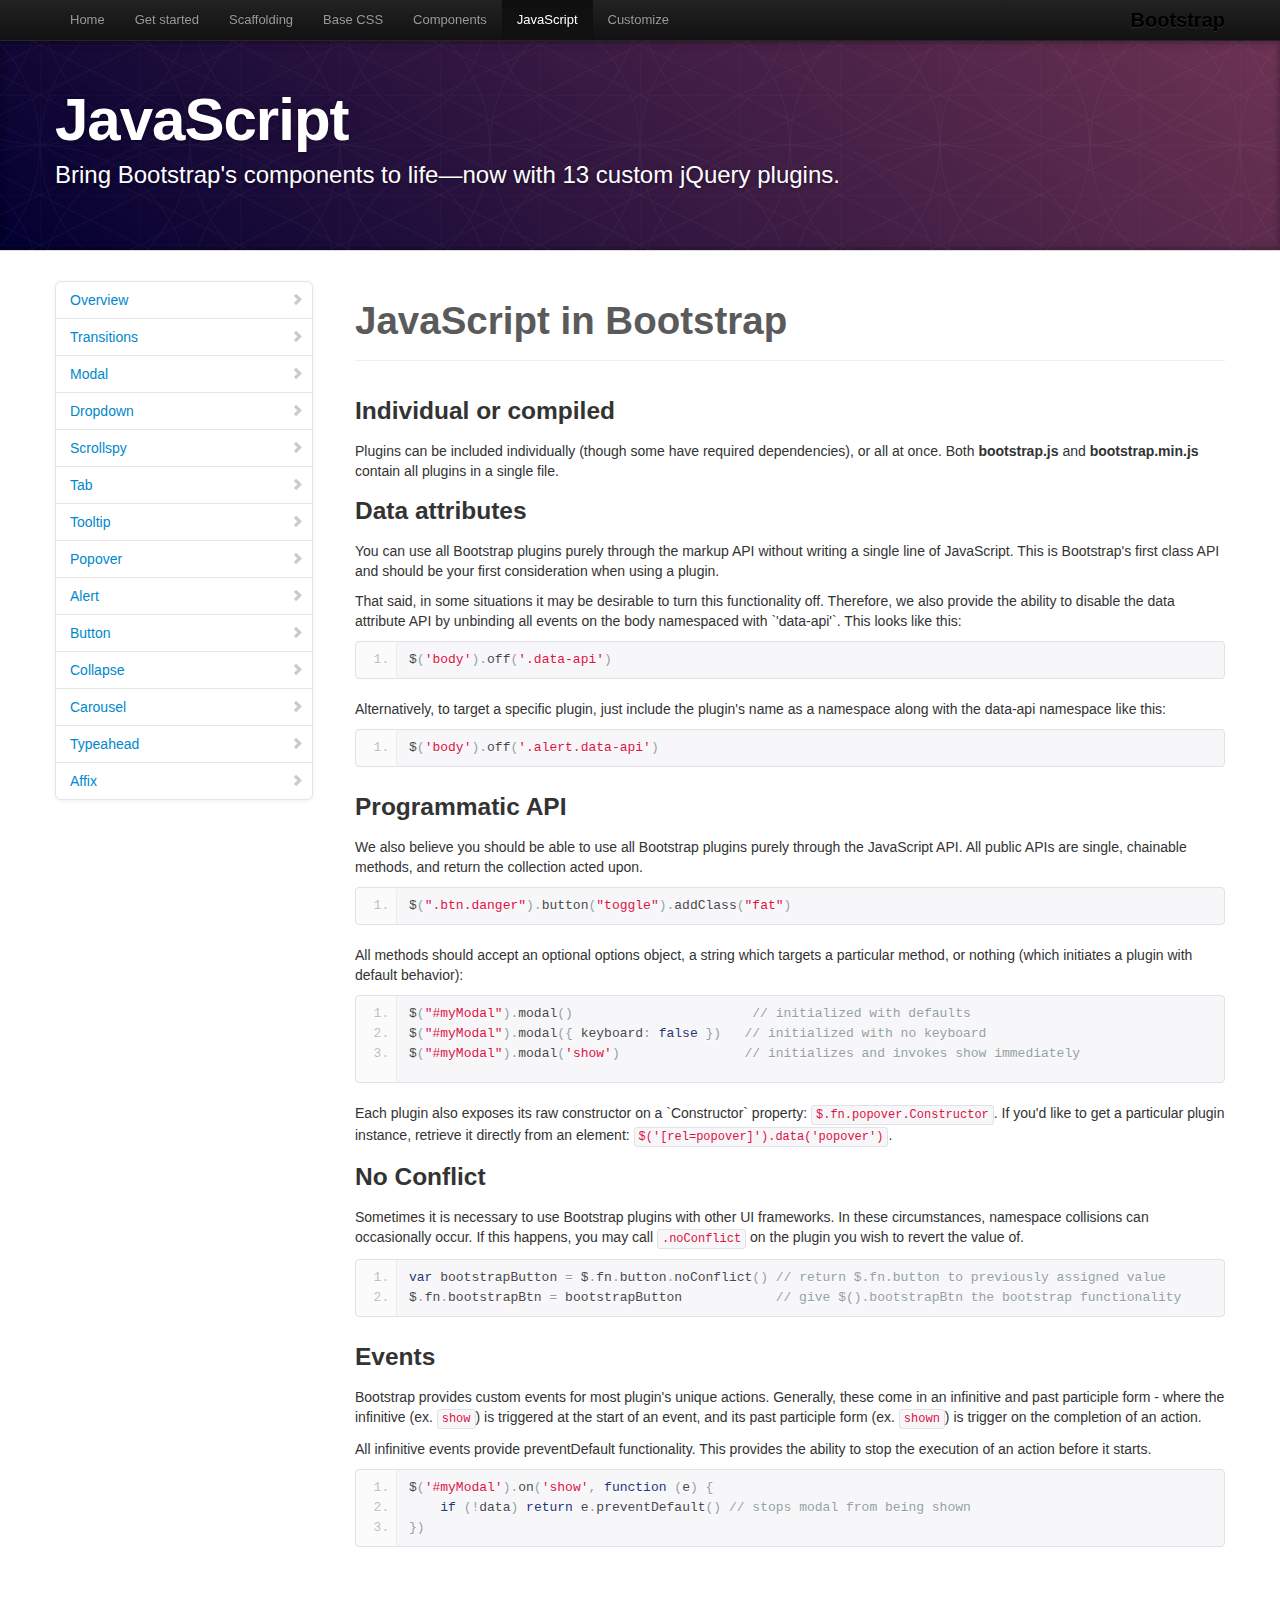
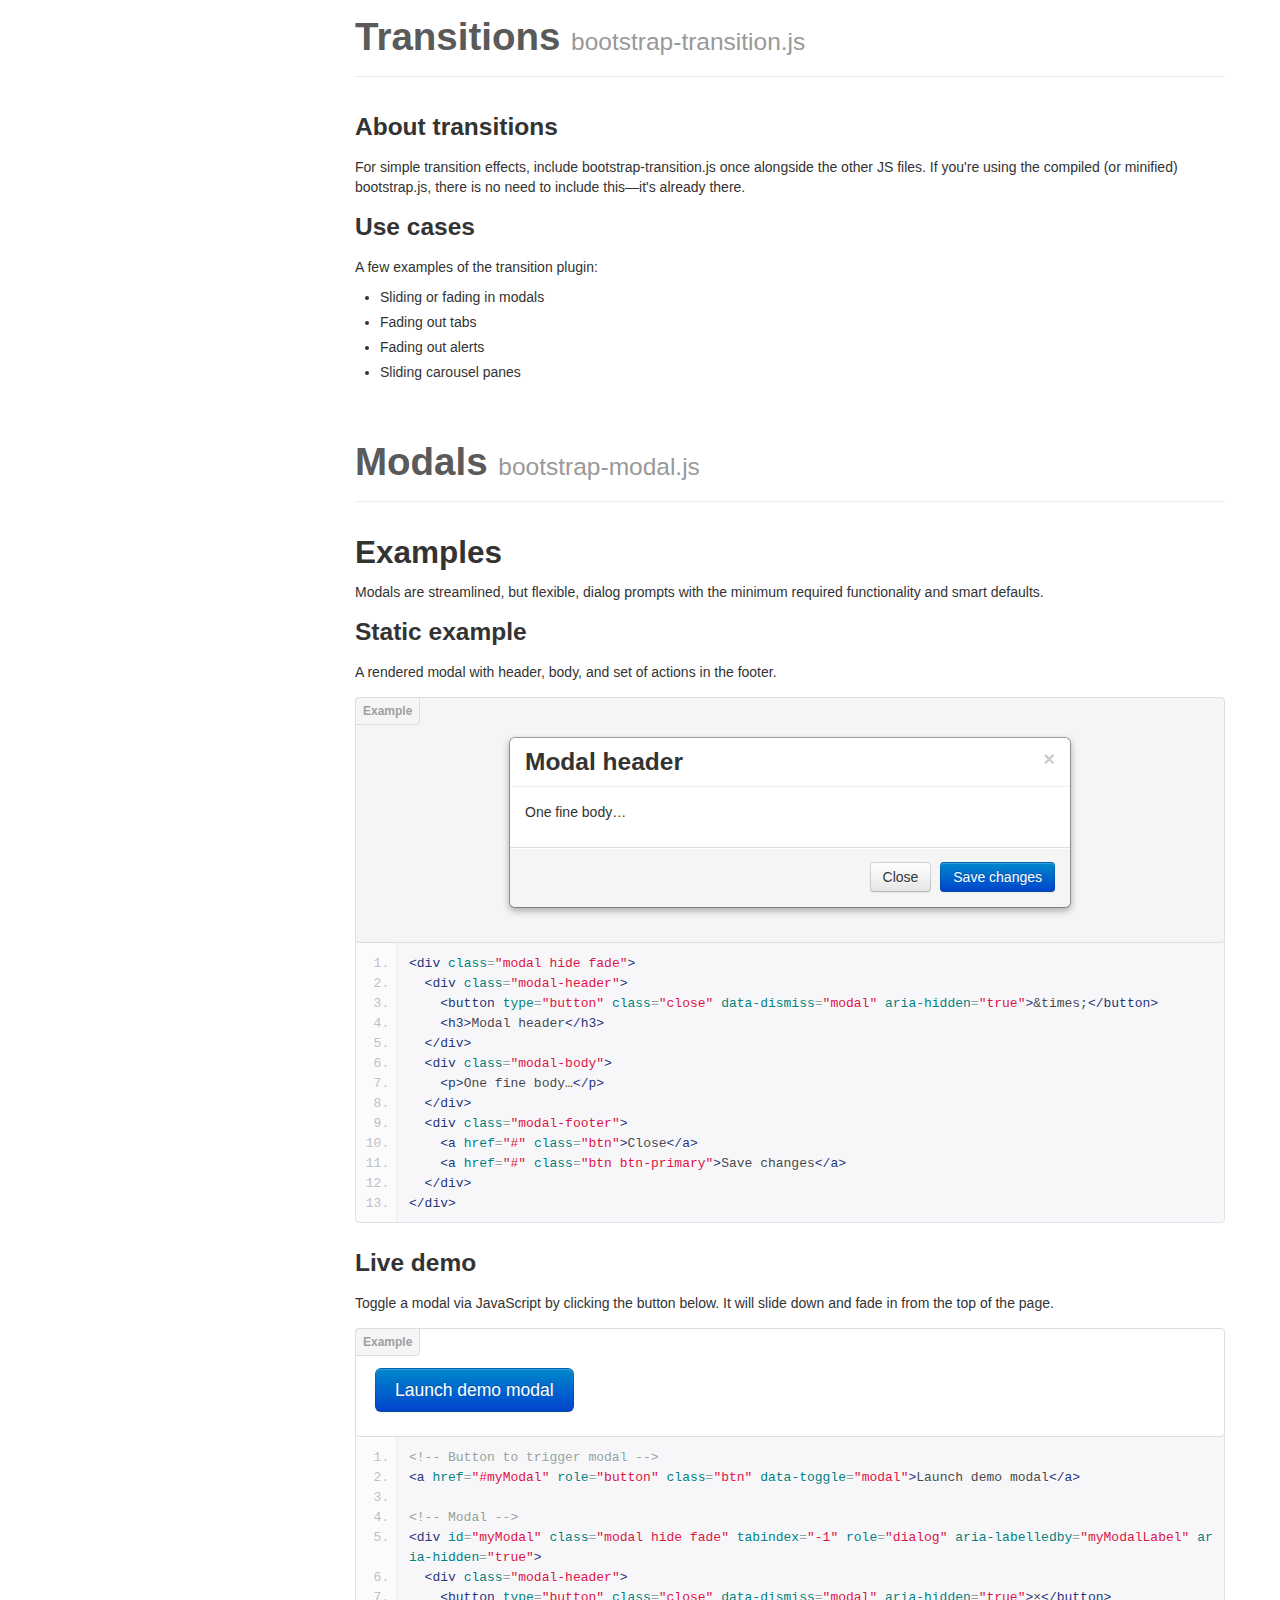
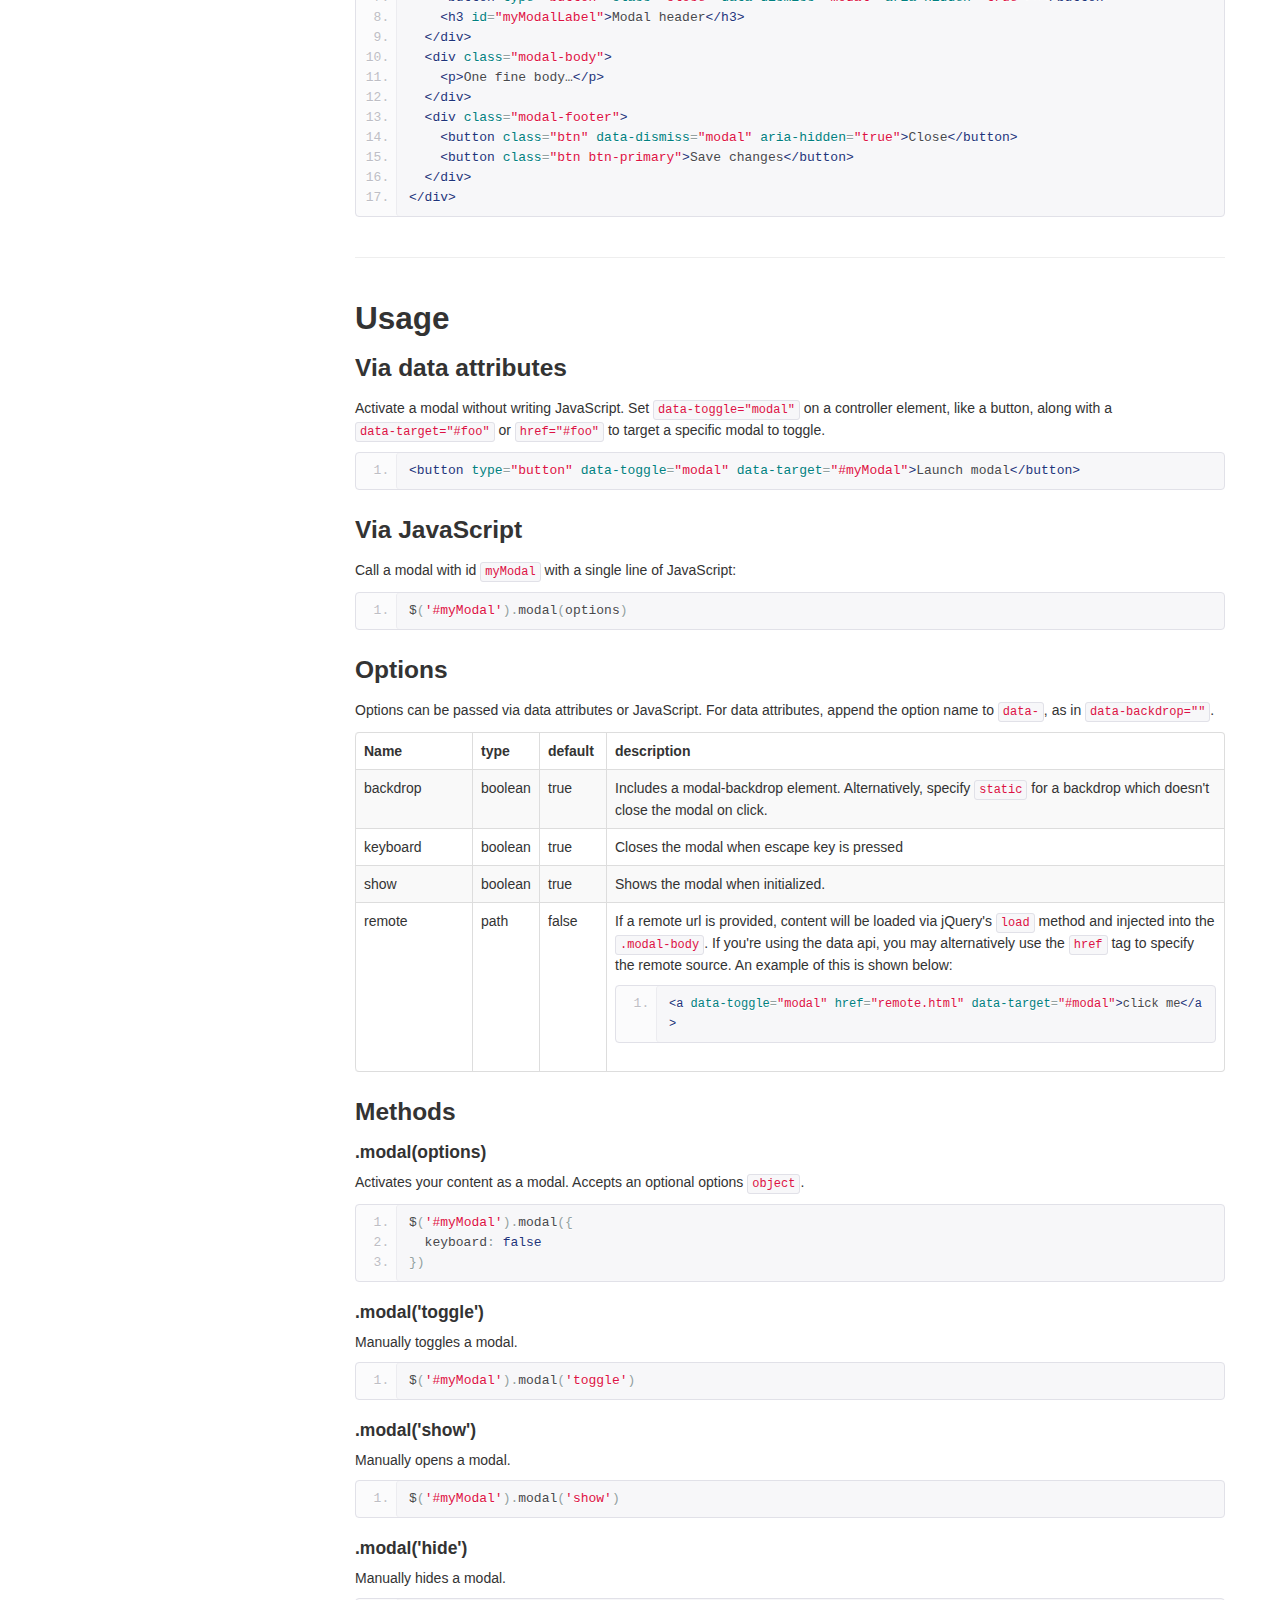
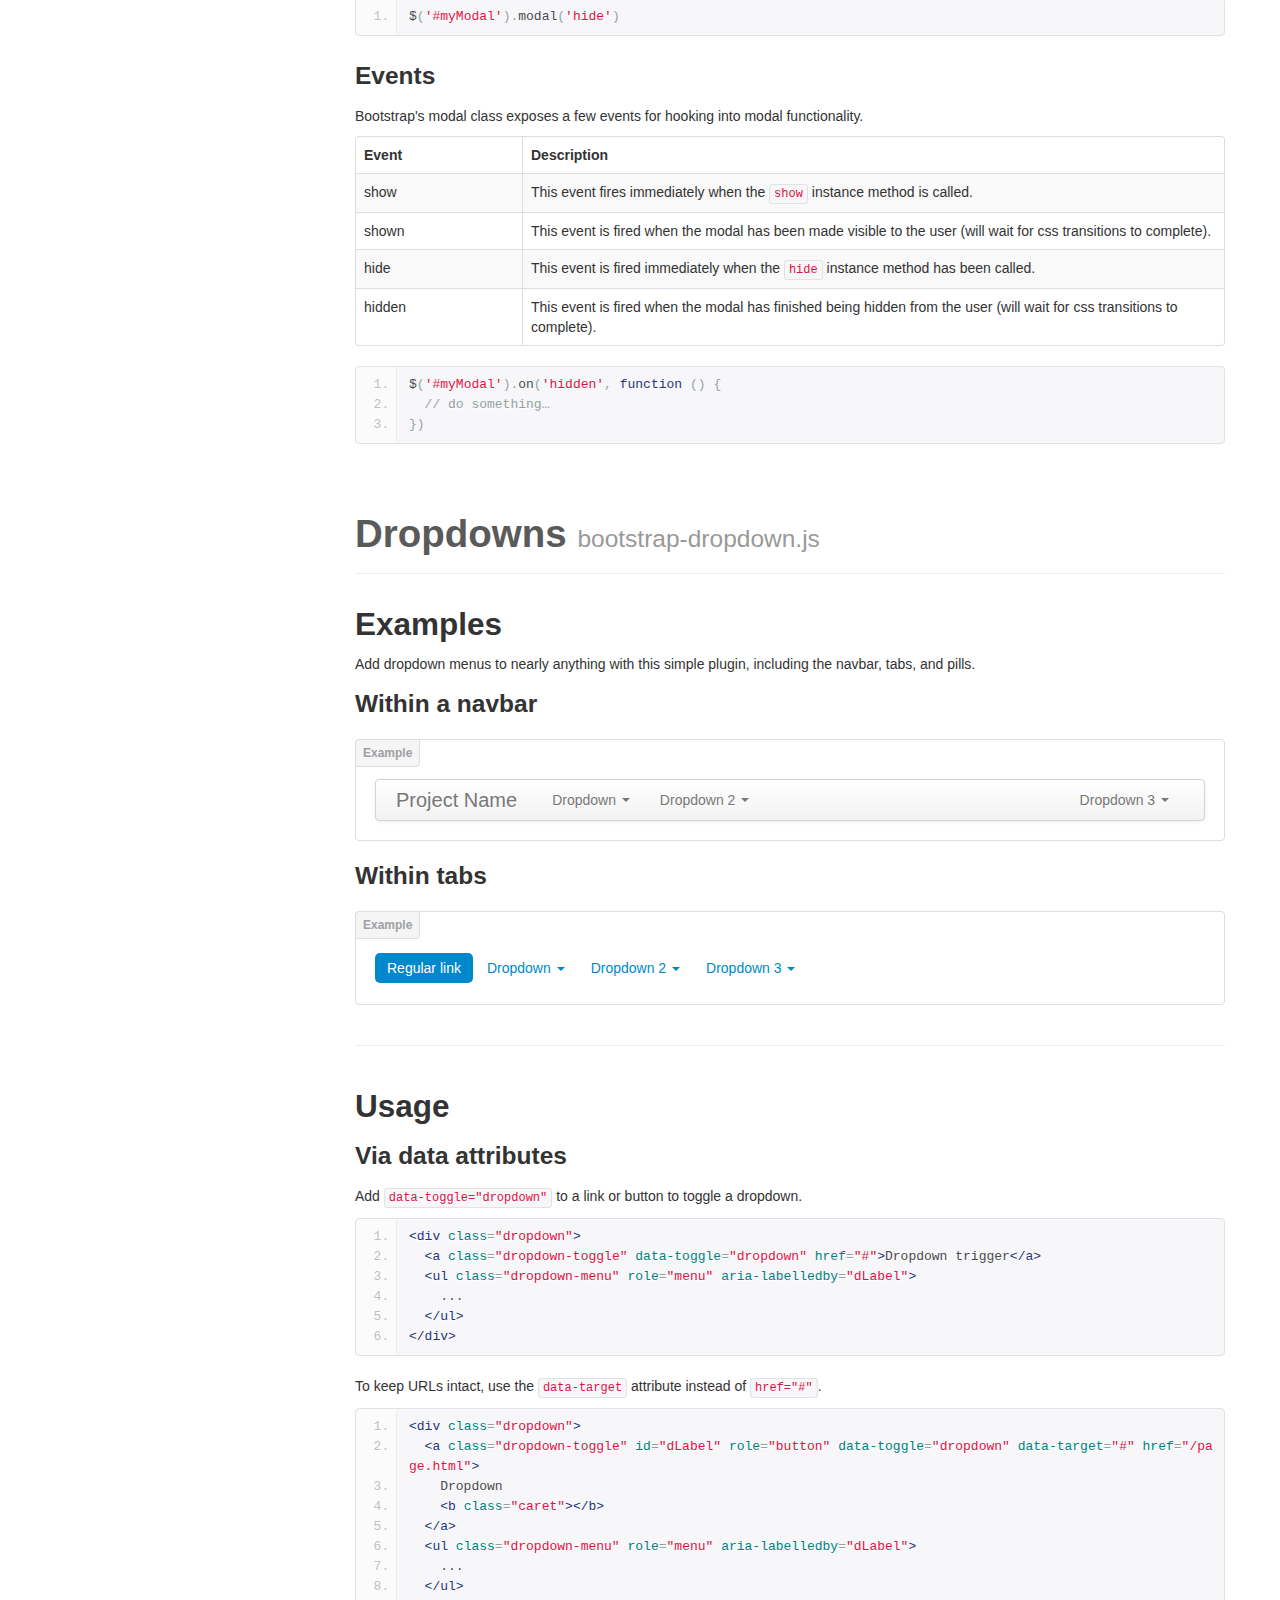
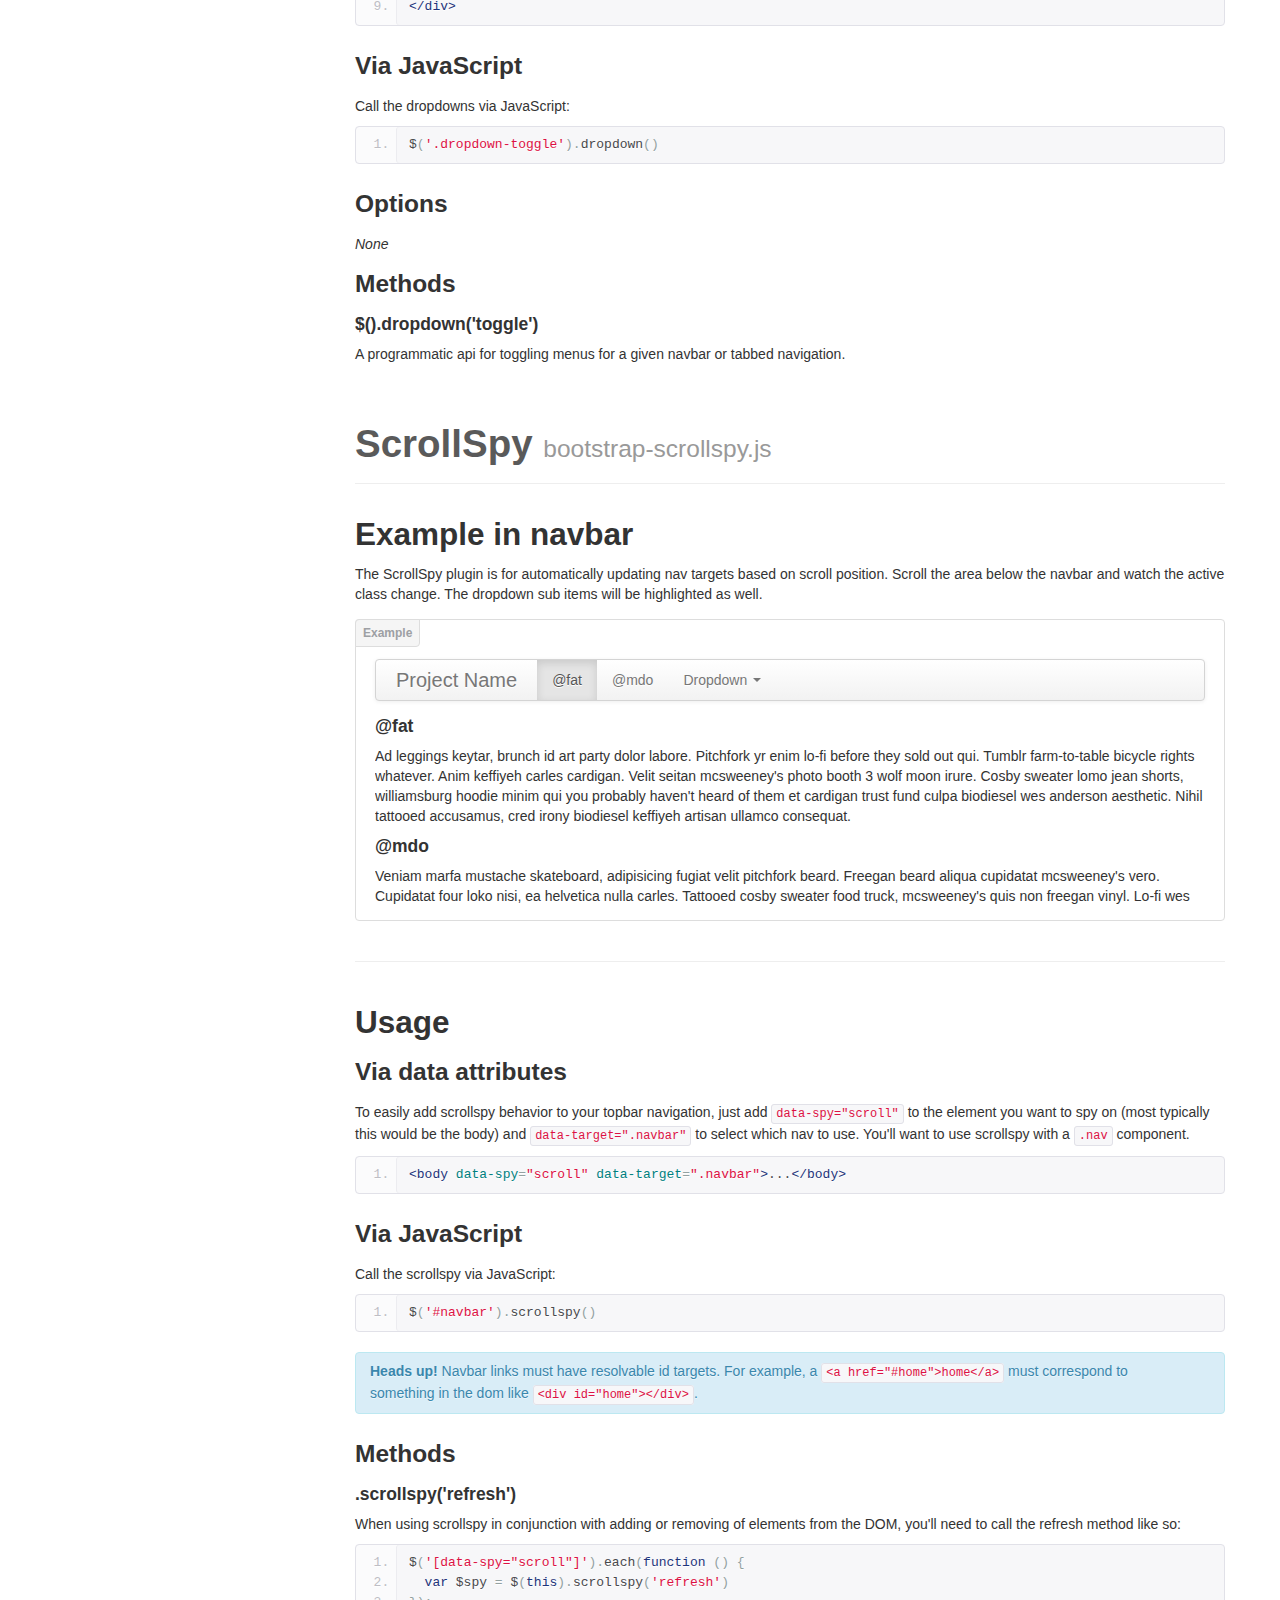
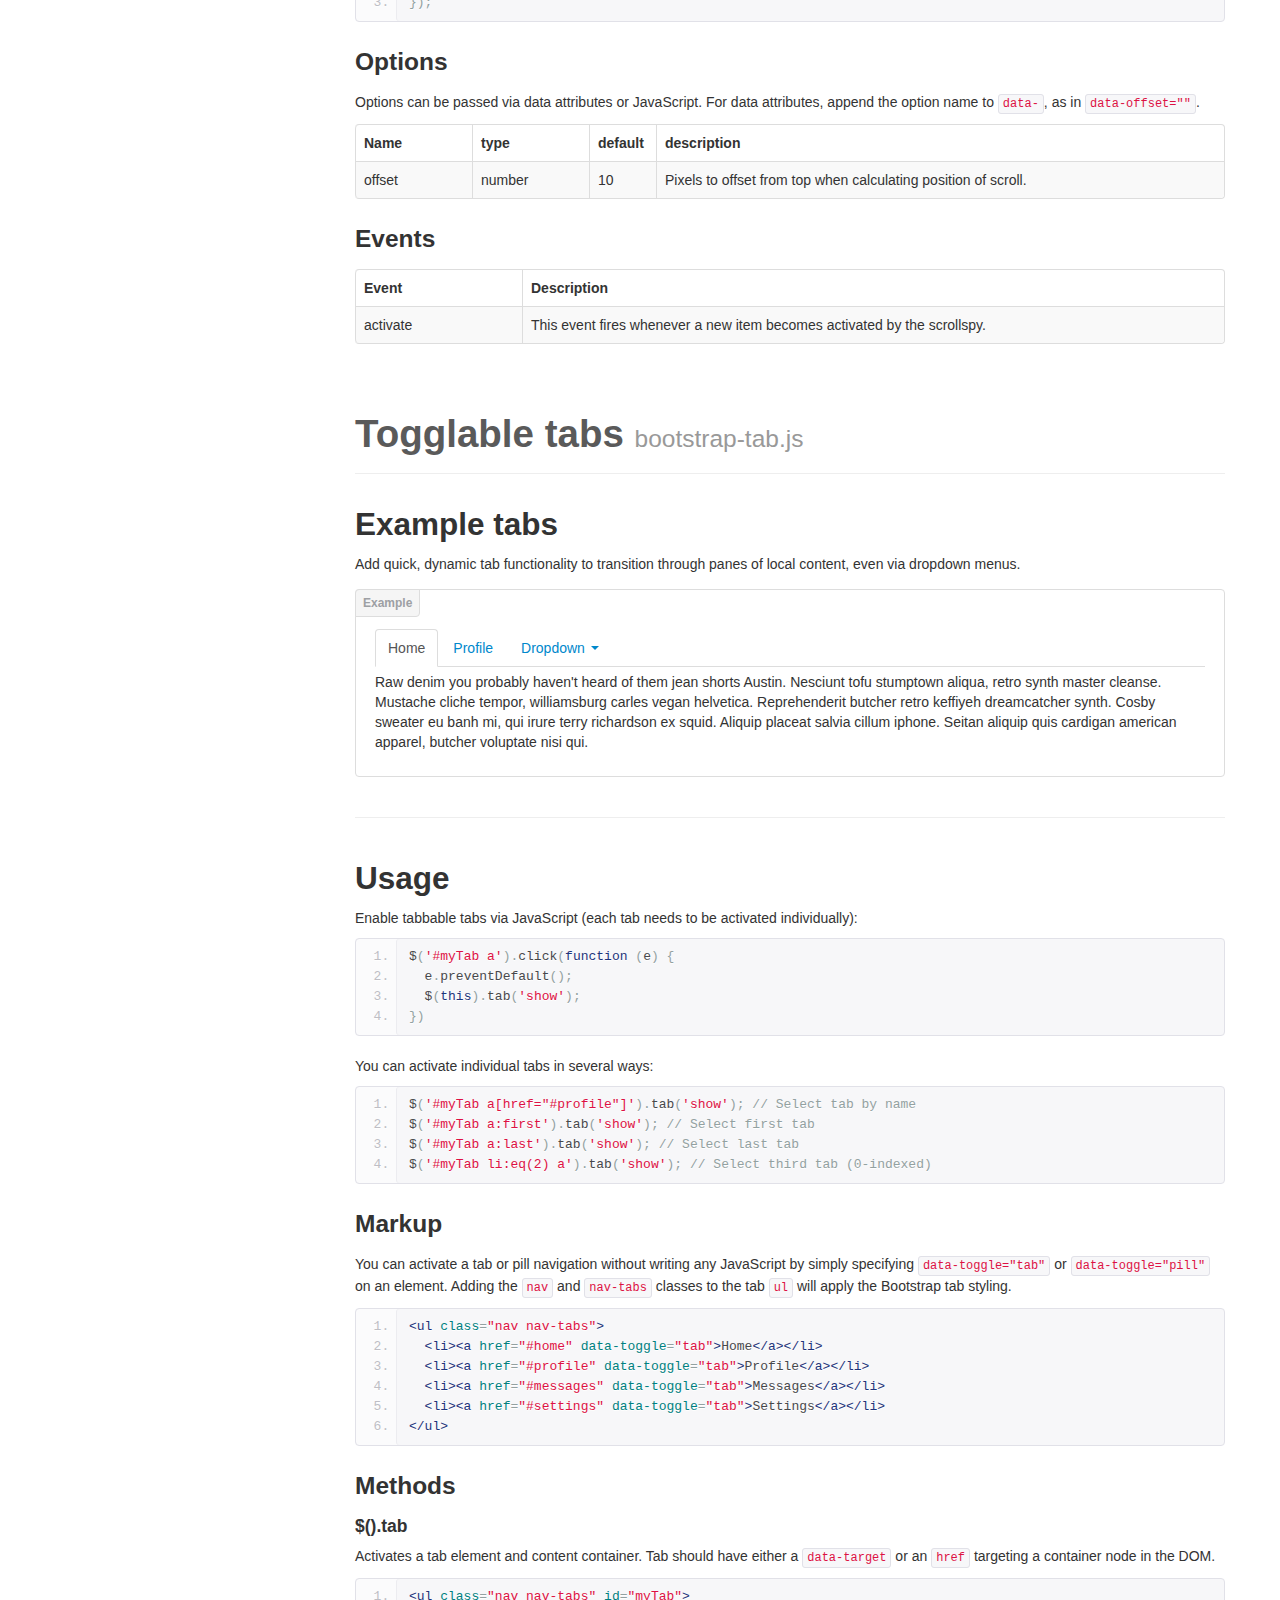
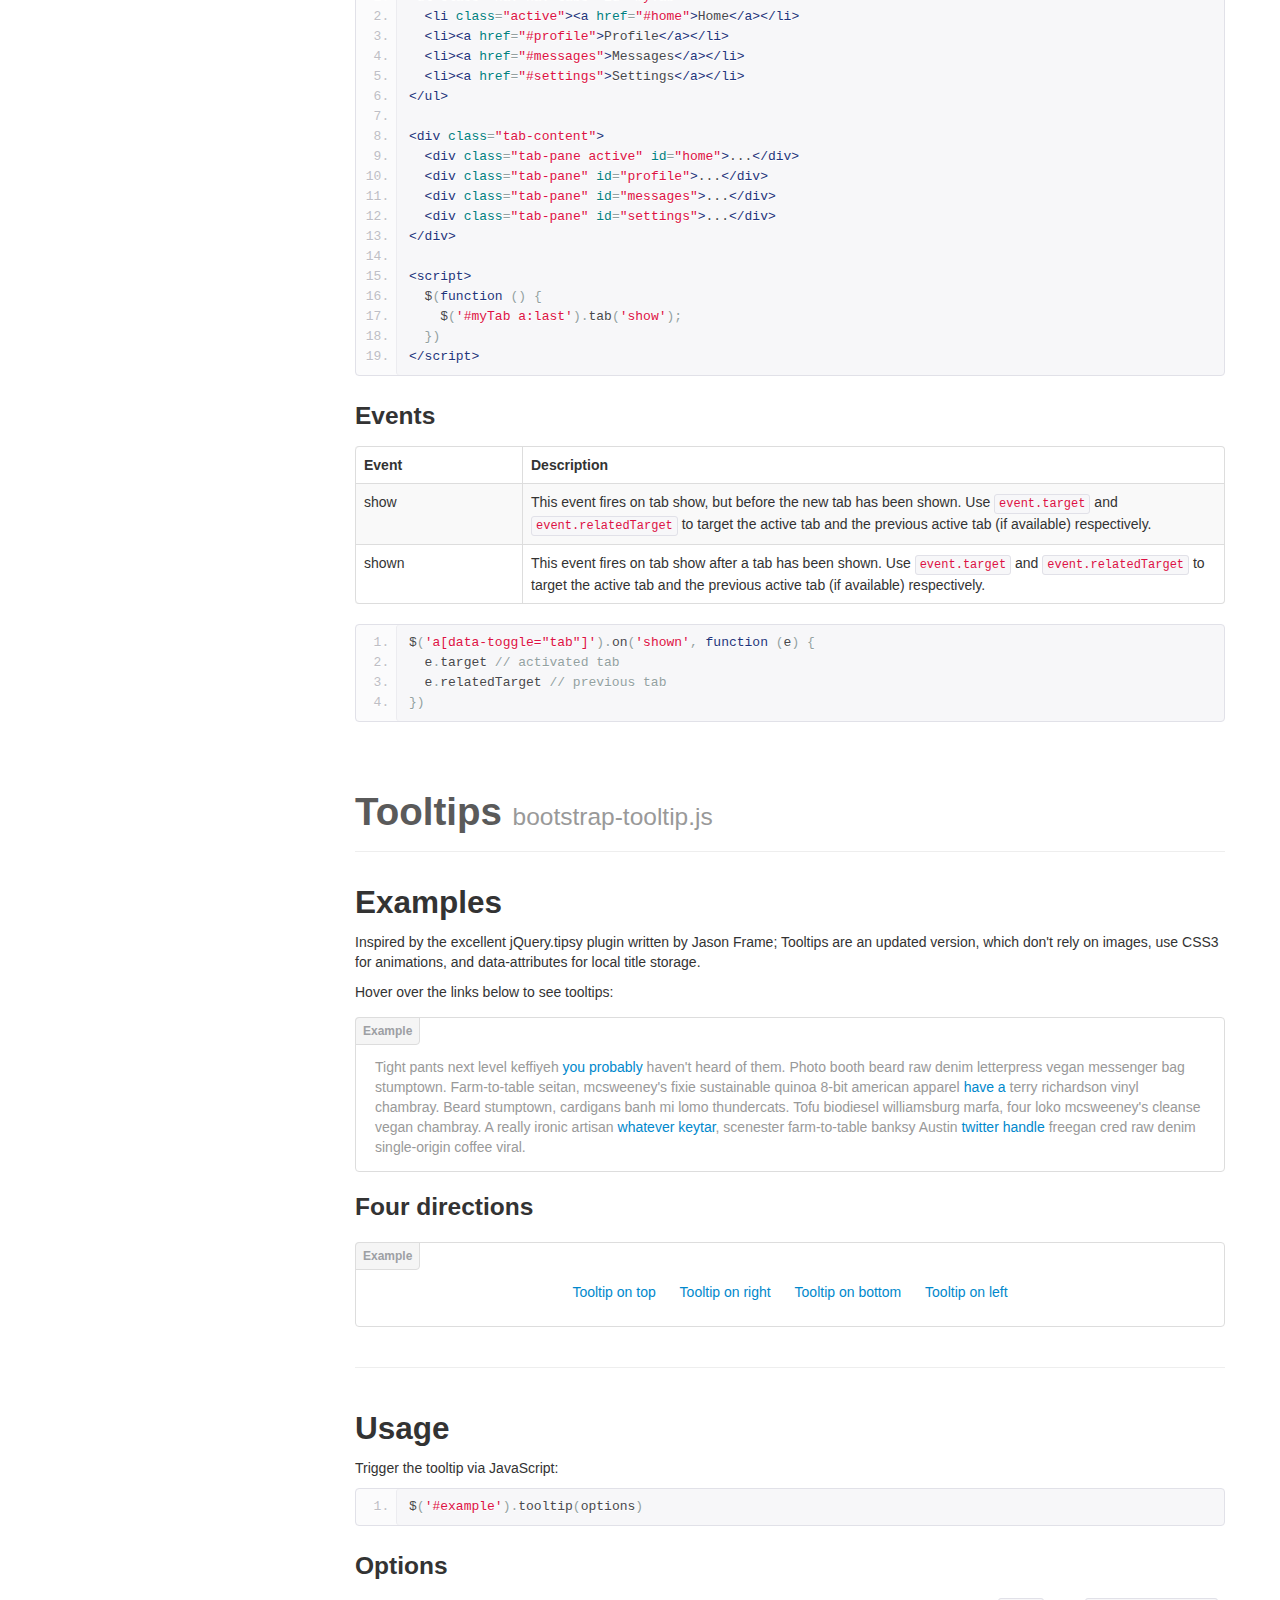
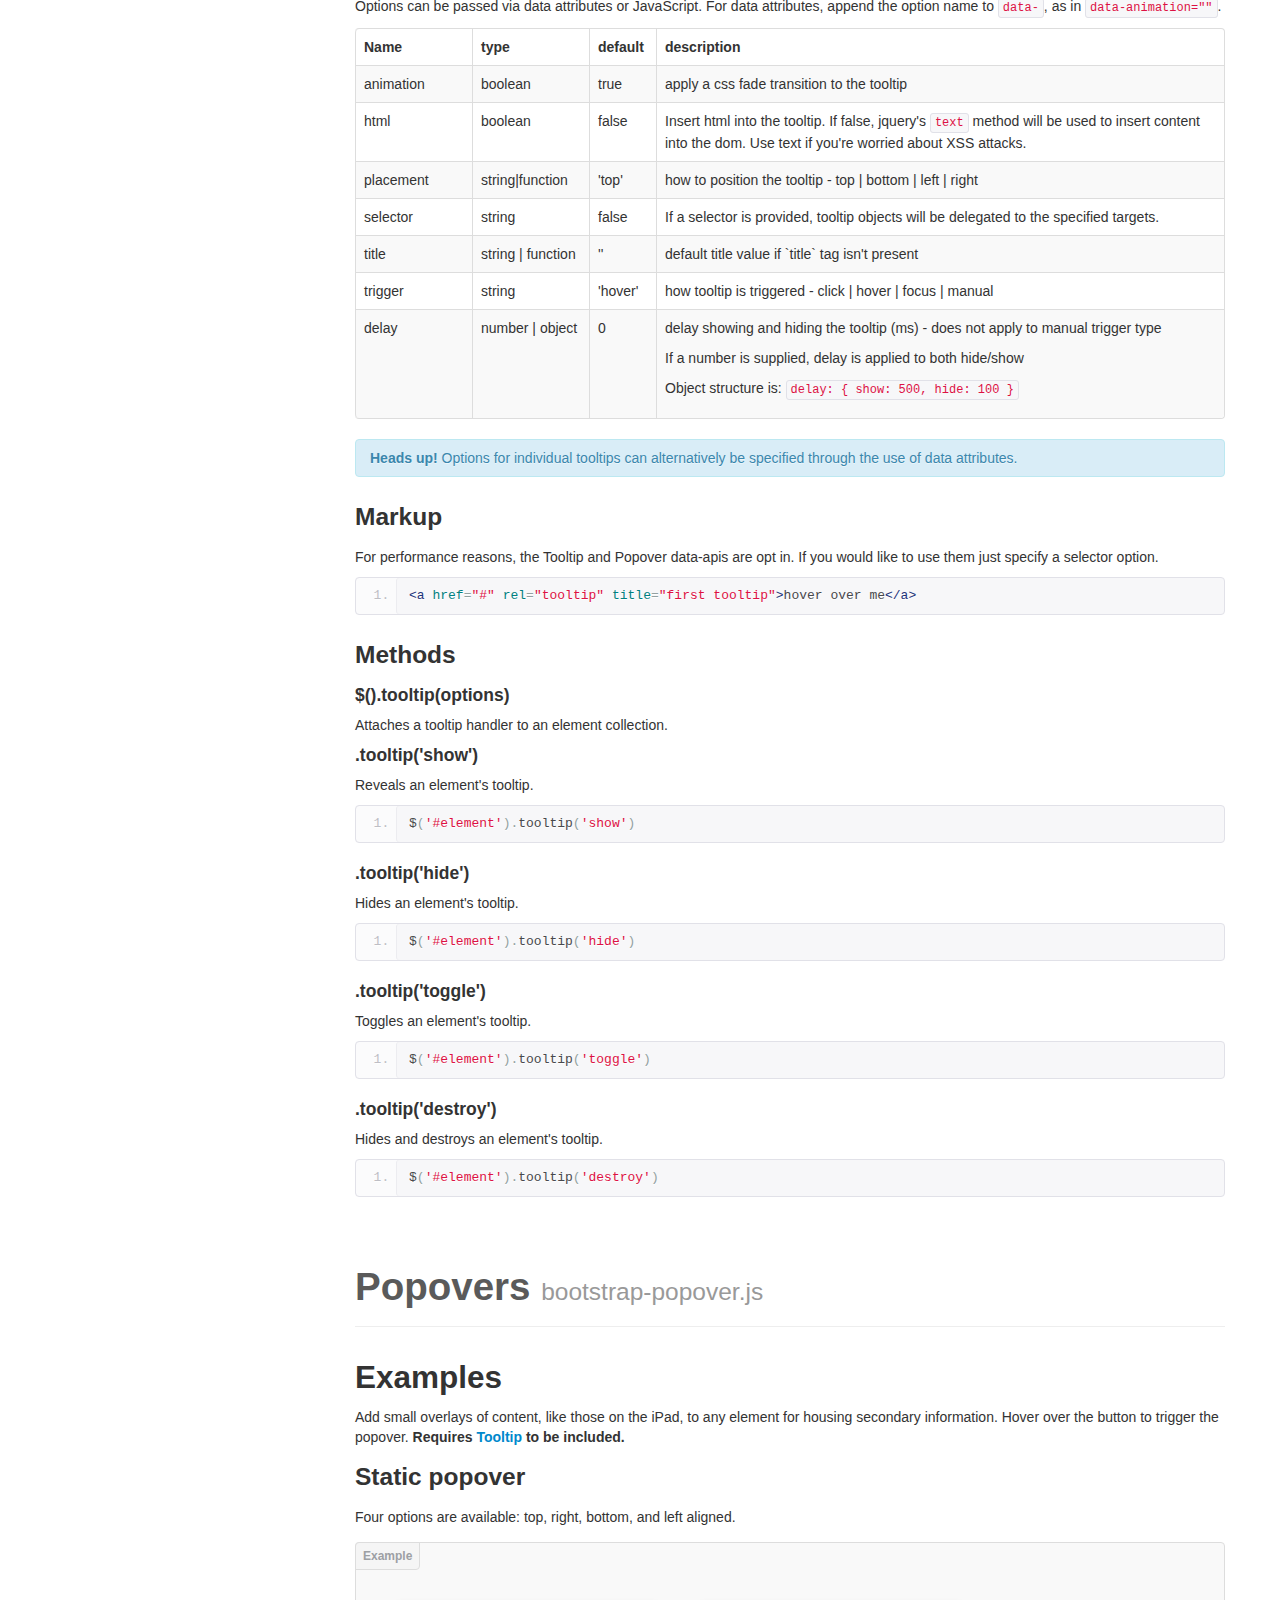
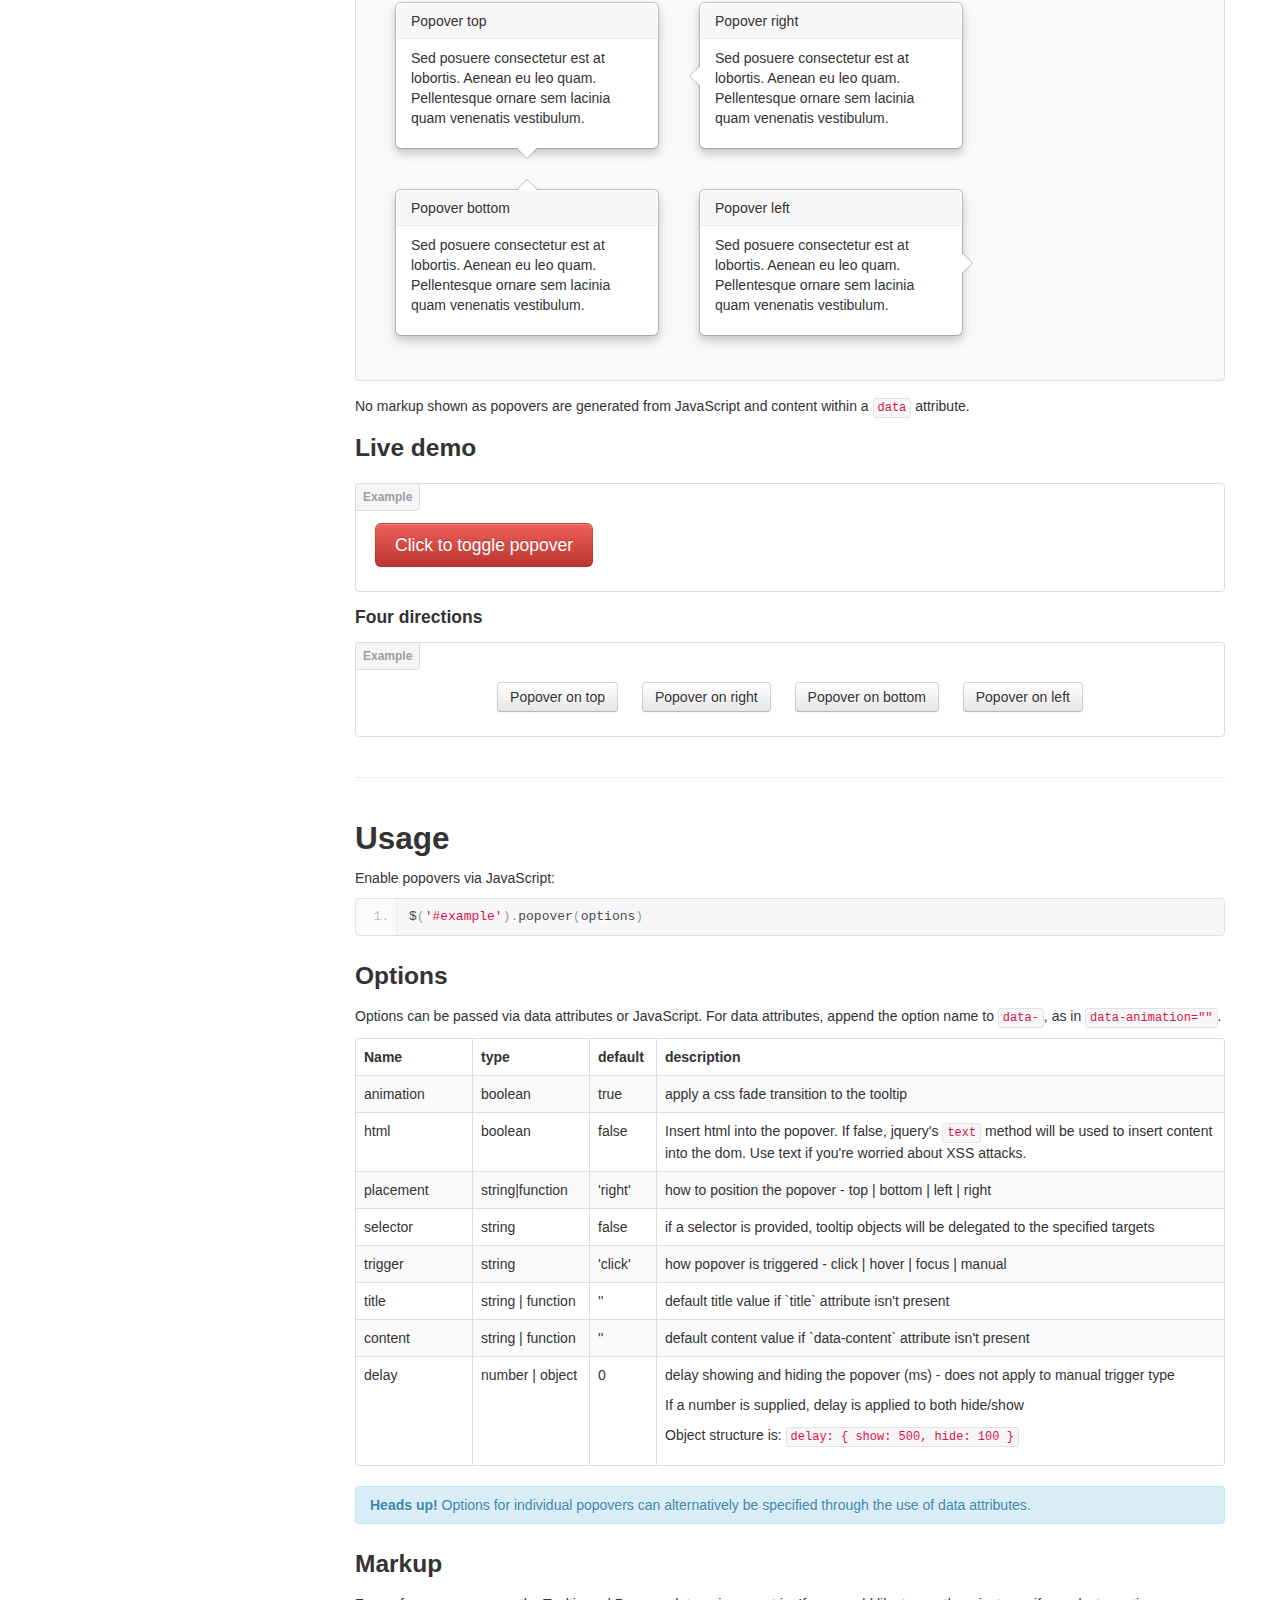
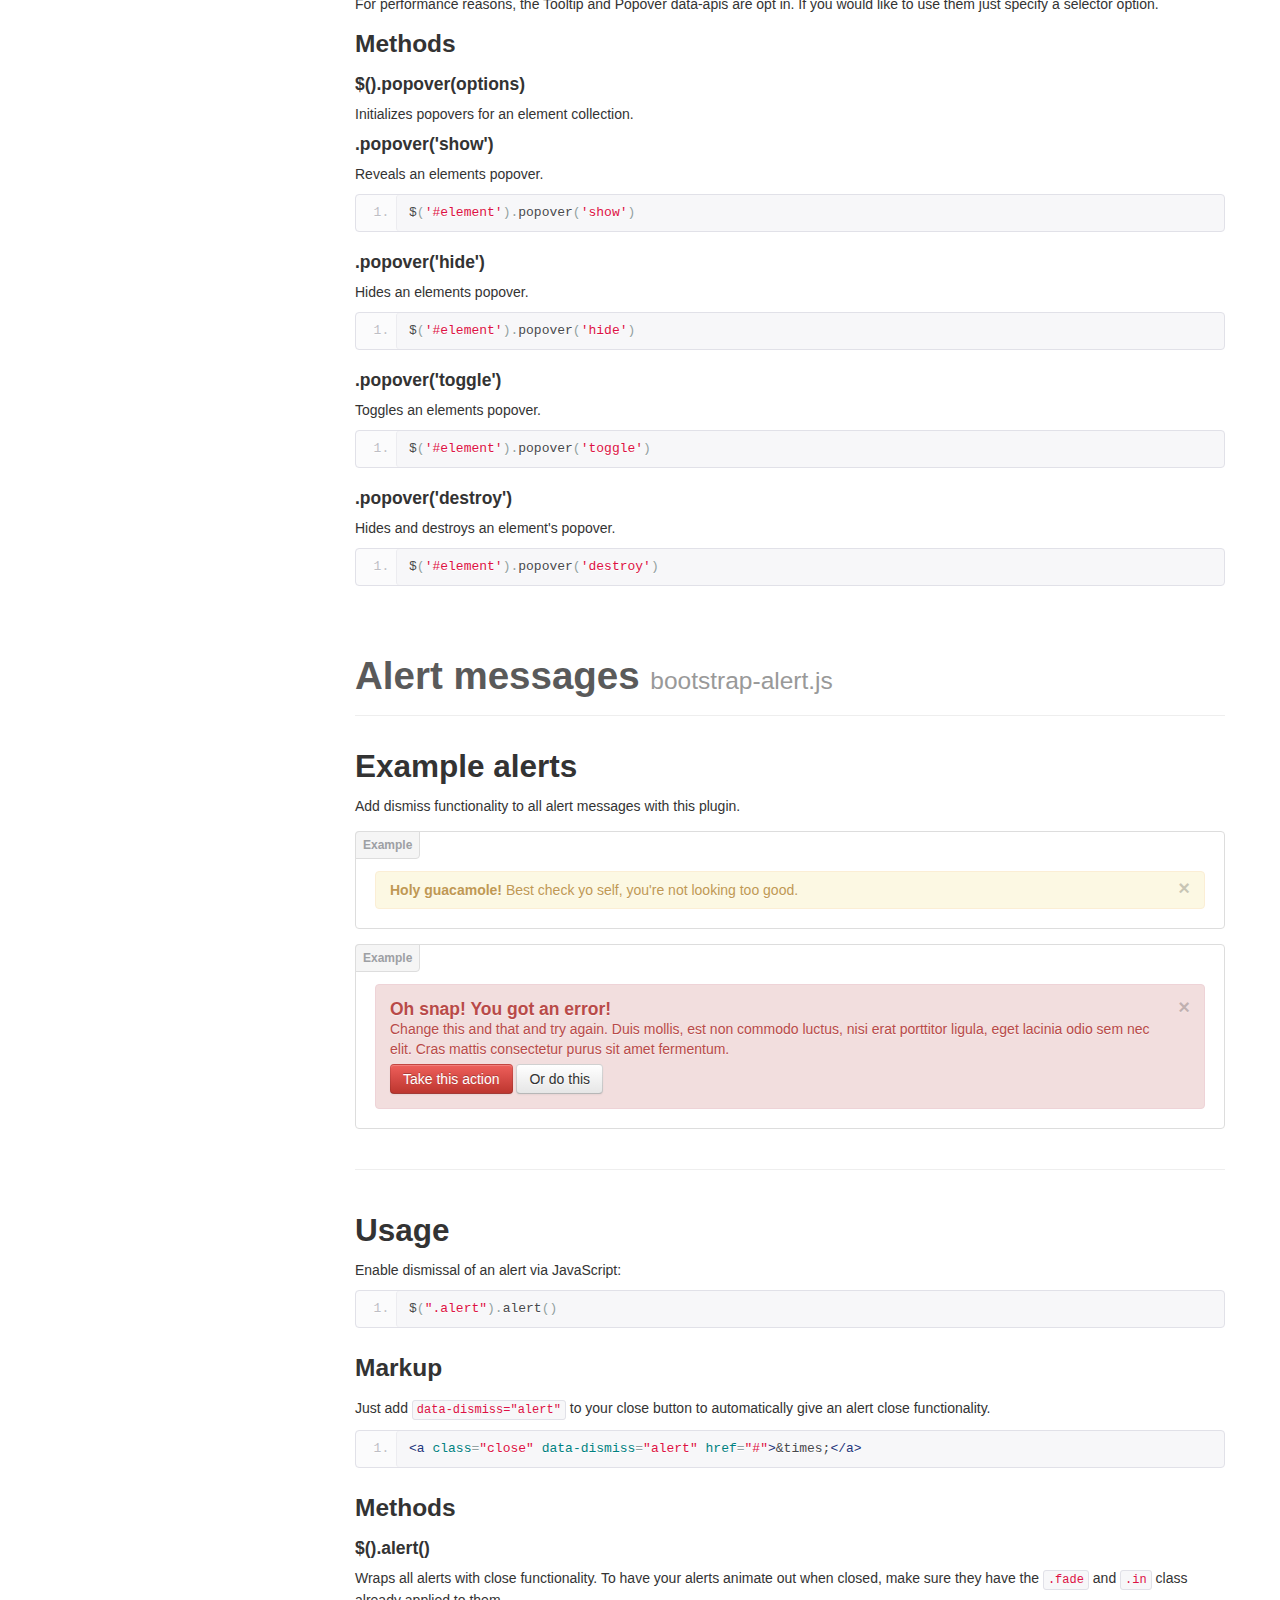
<file: bootstrap/docs/javascript.html>
<!DOCTYPE html>
<html lang="en">
  <head>
    <meta charset="utf-8">
    <title>Javascript · Bootstrap</title>
    <meta name="viewport" content="width=device-width, initial-scale=1.0">
    <meta name="description" content="">
    <meta name="author" content="">

    <!-- Le styles -->
    <link href="assets/css/bootstrap.css" rel="stylesheet">
    <link href="assets/css/bootstrap-responsive.css" rel="stylesheet">
    <link href="assets/css/docs.css" rel="stylesheet">
    <link href="assets/js/google-code-prettify/prettify.css" rel="stylesheet">

    <!-- Le HTML5 shim, for IE6-8 support of HTML5 elements -->
    <!--[if lt IE 9]>
      <script src="http://html5shim.googlecode.com/svn/trunk/html5.js"></script>
    <![endif]-->

    <!-- Le fav and touch icons -->
    <link rel="apple-touch-icon-precomposed" sizes="144x144" href="assets/ico/apple-touch-icon-144-precomposed.png">
    <link rel="apple-touch-icon-precomposed" sizes="114x114" href="assets/ico/apple-touch-icon-114-precomposed.png">
      <link rel="apple-touch-icon-precomposed" sizes="72x72" href="assets/ico/apple-touch-icon-72-precomposed.png">
                    <link rel="apple-touch-icon-precomposed" href="assets/ico/apple-touch-icon-57-precomposed.png">
                                   <link rel="shortcut icon" href="assets/ico/favicon.png">

  </head>

  <body data-spy="scroll" data-target=".bs-docs-sidebar">

    <!-- Navbar
    ================================================== -->
    <div class="navbar navbar-inverse navbar-fixed-top">
      <div class="navbar-inner">
        <div class="container">
          <button type="button" class="btn btn-navbar" data-toggle="collapse" data-target=".nav-collapse">
            <span class="icon-bar"></span>
            <span class="icon-bar"></span>
            <span class="icon-bar"></span>
          </button>
          <a class="brand" href="./index.html">Bootstrap</a>
          <div class="nav-collapse collapse">
            <ul class="nav">
              <li class="">
                <a href="./index.html">Home</a>
              </li>
              <li class="">
                <a href="./getting-started.html">Get started</a>
              </li>
              <li class="">
                <a href="./scaffolding.html">Scaffolding</a>
              </li>
              <li class="">
                <a href="./base-css.html">Base CSS</a>
              </li>
              <li class="">
                <a href="./components.html">Components</a>
              </li>
              <li class="active">
                <a href="./javascript.html">JavaScript</a>
              </li>
              <li class="">
                <a href="./customize.html">Customize</a>
              </li>
            </ul>
          </div>
        </div>
      </div>
    </div>

<!-- Subhead
================================================== -->
<header class="jumbotron subhead">
  <div class="container">
    <h1>JavaScript</h1>
    <p class="lead">Bring Bootstrap's components to life&mdash;now with 13 custom jQuery plugins.
  </div>
</header>

  <div class="container">

    <!-- Docs nav
    ================================================== -->
    <div class="row">
      <div class="span3 bs-docs-sidebar">
        <ul class="nav nav-list bs-docs-sidenav">
          <li><a href="#overview"><i class="icon-chevron-right"></i> Overview</a></li>
          <li><a href="#transitions"><i class="icon-chevron-right"></i> Transitions</a></li>
          <li><a href="#modals"><i class="icon-chevron-right"></i> Modal</a></li>
          <li><a href="#dropdowns"><i class="icon-chevron-right"></i> Dropdown</a></li>
          <li><a href="#scrollspy"><i class="icon-chevron-right"></i> Scrollspy</a></li>
          <li><a href="#tabs"><i class="icon-chevron-right"></i> Tab</a></li>
          <li><a href="#tooltips"><i class="icon-chevron-right"></i> Tooltip</a></li>
          <li><a href="#popovers"><i class="icon-chevron-right"></i> Popover</a></li>
          <li><a href="#alerts"><i class="icon-chevron-right"></i> Alert</a></li>
          <li><a href="#buttons"><i class="icon-chevron-right"></i> Button</a></li>
          <li><a href="#collapse"><i class="icon-chevron-right"></i> Collapse</a></li>
          <li><a href="#carousel"><i class="icon-chevron-right"></i> Carousel</a></li>
          <li><a href="#typeahead"><i class="icon-chevron-right"></i> Typeahead</a></li>
          <li><a href="#affix"><i class="icon-chevron-right"></i> Affix</a></li>
        </ul>
      </div>
      <div class="span9">


        <!-- Overview
        ================================================== -->
        <section id="overview">
          <div class="page-header">
            <h1>JavaScript in Bootstrap</h1>
          </div>

          <h3>Individual or compiled</h3>
          <p>Plugins can be included individually (though some have required dependencies), or all at once. Both <strong>bootstrap.js</strong> and <strong>bootstrap.min.js</strong> contain all plugins in a single file.</p>

          <h3>Data attributes</h3>
          <p>You can use all Bootstrap plugins purely through the markup API without writing a single line of JavaScript. This is Bootstrap's first class API and should be your first consideration when using a plugin.</p>

          <p>That said, in some situations it may be desirable to turn this functionality off. Therefore, we also provide the ability to disable the data attribute API by unbinding all events on the body namespaced with `'data-api'`. This looks like this:
          <pre class="prettyprint linenums">$('body').off('.data-api')</pre>

          <p>Alternatively, to target a specific plugin, just include the plugin's name as a namespace along with the data-api namespace like this:</p>
          <pre class="prettyprint linenums">$('body').off('.alert.data-api')</pre>

          <h3>Programmatic API</h3>
          <p>We also believe you should be able to use all Bootstrap plugins purely through the JavaScript API. All public APIs are single, chainable methods, and return the collection acted upon.</p>
          <pre class="prettyprint linenums">$(".btn.danger").button("toggle").addClass("fat")</pre>
          <p>All methods should accept an optional options object, a string which targets a particular method, or nothing (which initiates a plugin with default behavior):</p>
<pre class="prettyprint linenums">
$("#myModal").modal()                       // initialized with defaults
$("#myModal").modal({ keyboard: false })   // initialized with no keyboard
$("#myModal").modal('show')                // initializes and invokes show immediately</p>
</pre>
          <p>Each plugin also exposes its raw constructor on a `Constructor` property: <code>$.fn.popover.Constructor</code>. If you'd like to get a particular plugin instance, retrieve it directly from an element: <code>$('[rel=popover]').data('popover')</code>.</p>

          <h3>No Conflict</h3>
          <p>Sometimes it is necessary to use Bootstrap plugins with other UI frameworks. In these circumstances,  namespace collisions can occasionally occur. If this happens, you may call <code>.noConflict</code> on the plugin you wish to revert the value of.</p>

<pre class="prettyprint linenums">
var bootstrapButton = $.fn.button.noConflict() // return $.fn.button to previously assigned value
$.fn.bootstrapBtn = bootstrapButton            // give $().bootstrapBtn the bootstrap functionality
</pre>

          <h3>Events</h3>
          <p>Bootstrap provides custom events for most plugin's unique actions. Generally, these come in an infinitive and past participle form - where the infinitive (ex. <code>show</code>) is triggered at the start of an event, and its past participle form (ex. <code>shown</code>) is trigger on the completion of an action.</p>
          <p>All infinitive events provide preventDefault functionality. This provides the ability to stop the execution of an action before it starts.</p>
<pre class="prettyprint linenums">
$('#myModal').on('show', function (e) {
    if (!data) return e.preventDefault() // stops modal from being shown
})
</pre>
        </section>



        <!-- Transitions
        ================================================== -->
        <section id="transitions">
          <div class="page-header">
            <h1>Transitions <small>bootstrap-transition.js</small></h1>
          </div>
          <h3>About transitions</h3>
          <p>For simple transition effects, include bootstrap-transition.js once alongside the other JS files. If you're using the compiled (or minified) bootstrap.js, there is no need to include this&mdash;it's already there.</p>
          <h3>Use cases</h3>
          <p>A few examples of the transition plugin:</p>
          <ul>
            <li>Sliding or fading in modals</li>
            <li>Fading out tabs</li>
            <li>Fading out alerts</li>
            <li>Sliding carousel panes</li>
          </ul>

        </section>



        <!-- Modal
        ================================================== -->
        <section id="modals">
          <div class="page-header">
            <h1>Modals <small>bootstrap-modal.js</small></h1>
          </div>


          <h2>Examples</h2>
          <p>Modals are streamlined, but flexible, dialog prompts with the minimum required functionality and smart defaults.</p>

          <h3>Static example</h3>
          <p>A rendered modal with header, body, and set of actions in the footer.</p>
          <div class="bs-docs-example" style="background-color: #f5f5f5;">
            <div class="modal" style="position: relative; top: auto; left: auto; right: auto; margin: 0 auto 20px; z-index: 1; max-width: 100%;">
              <div class="modal-header">
                <button type="button" class="close" data-dismiss="modal" aria-hidden="true">&times;</button>
                <h3>Modal header</h3>
              </div>
              <div class="modal-body">
                <p>One fine body&hellip;</p>
              </div>
              <div class="modal-footer">
                <a href="#" class="btn">Close</a>
                <a href="#" class="btn btn-primary">Save changes</a>
              </div>
            </div>
          </div>
<pre class="prettyprint linenums">
&lt;div class="modal hide fade"&gt;
  &lt;div class="modal-header"&gt;
    &lt;button type="button" class="close" data-dismiss="modal" aria-hidden="true"&gt;&amp;times;&lt;/button&gt;
    &lt;h3&gt;Modal header&lt;/h3&gt;
  &lt;/div&gt;
  &lt;div class="modal-body"&gt;
    &lt;p&gt;One fine body&hellip;&lt;/p&gt;
  &lt;/div&gt;
  &lt;div class="modal-footer"&gt;
    &lt;a href="#" class="btn"&gt;Close&lt;/a&gt;
    &lt;a href="#" class="btn btn-primary"&gt;Save changes&lt;/a&gt;
  &lt;/div&gt;
&lt;/div&gt;
</pre>

          <h3>Live demo</h3>
          <p>Toggle a modal via JavaScript by clicking the button below. It will slide down and fade in from the top of the page.</p>
          <!-- sample modal content -->
          <div id="myModal" class="modal hide fade" tabindex="-1" role="dialog" aria-labelledby="myModalLabel" aria-hidden="true">
            <div class="modal-header">
              <button type="button" class="close" data-dismiss="modal" aria-hidden="true">&times;</button>
              <h3 id="myModalLabel">Modal Heading</h3>
            </div>
            <div class="modal-body">
              <h4>Text in a modal</h4>
              <p>Duis mollis, est non commodo luctus, nisi erat porttitor ligula, eget lacinia odio sem.</p>

              <h4>Popover in a modal</h4>
              <p>This <a href="#" role="button" class="btn popover-test" title="A Title" data-content="And here's some amazing content. It's very engaging. right?">button</a> should trigger a popover on click.</p>

              <h4>Tooltips in a modal</h4>
              <p><a href="#" class="tooltip-test" title="Tooltip">This link</a> and <a href="#" class="tooltip-test" title="Tooltip">that link</a> should have tooltips on hover.</p>

              <hr>

              <h4>Overflowing text to show optional scrollbar</h4>
              <p>We set a fixed <code>max-height</code> on the <code>.modal-body</code>. Watch it overflow with all this extra lorem ipsum text we've included.</p>
              <p>Cras mattis consectetur purus sit amet fermentum. Cras justo odio, dapibus ac facilisis in, egestas eget quam. Morbi leo risus, porta ac consectetur ac, vestibulum at eros.</p>
              <p>Praesent commodo cursus magna, vel scelerisque nisl consectetur et. Vivamus sagittis lacus vel augue laoreet rutrum faucibus dolor auctor.</p>
              <p>Aenean lacinia bibendum nulla sed consectetur. Praesent commodo cursus magna, vel scelerisque nisl consectetur et. Donec sed odio dui. Donec ullamcorper nulla non metus auctor fringilla.</p>
              <p>Cras mattis consectetur purus sit amet fermentum. Cras justo odio, dapibus ac facilisis in, egestas eget quam. Morbi leo risus, porta ac consectetur ac, vestibulum at eros.</p>
              <p>Praesent commodo cursus magna, vel scelerisque nisl consectetur et. Vivamus sagittis lacus vel augue laoreet rutrum faucibus dolor auctor.</p>
              <p>Aenean lacinia bibendum nulla sed consectetur. Praesent commodo cursus magna, vel scelerisque nisl consectetur et. Donec sed odio dui. Donec ullamcorper nulla non metus auctor fringilla.</p>
            </div>
            <div class="modal-footer">
              <button class="btn" data-dismiss="modal">Close</button>
              <button class="btn btn-primary">Save changes</button>
            </div>
          </div>
          <div class="bs-docs-example" style="padding-bottom: 24px;">
            <a data-toggle="modal" href="#myModal" class="btn btn-primary btn-large">Launch demo modal</a>
          </div>
<pre class="prettyprint linenums">
&lt!-- Button to trigger modal --&gt;
&lt;a href="#myModal" role="button" class="btn" data-toggle="modal"&gt;Launch demo modal&lt;/a&gt;

&lt!-- Modal --&gt;
&lt;div id="myModal" class="modal hide fade" tabindex="-1" role="dialog" aria-labelledby="myModalLabel" aria-hidden="true"&gt;
  &lt;div class="modal-header"&gt;
    &lt;button type="button" class="close" data-dismiss="modal" aria-hidden="true"&gt;&times;&lt;/button&gt;
    &lt;h3 id="myModalLabel"&gt;Modal header&lt;/h3&gt;
  &lt;/div&gt;
  &lt;div class="modal-body"&gt;
    &lt;p&gt;One fine body&hellip;&lt;/p&gt;
  &lt;/div&gt;
  &lt;div class="modal-footer"&gt;
    &lt;button class="btn" data-dismiss="modal" aria-hidden="true"&gt;Close&lt;/button&gt;
    &lt;button class="btn btn-primary"&gt;Save changes&lt;/button&gt;
  &lt;/div&gt;
&lt;/div&gt;
</pre>


          <hr class="bs-docs-separator">


          <h2>Usage</h2>

          <h3>Via data attributes</h3>
          <p>Activate a modal without writing JavaScript. Set <code>data-toggle="modal"</code> on a controller element, like a button, along with a <code>data-target="#foo"</code> or <code>href="#foo"</code> to target a specific modal to toggle.</p>
          <pre class="prettyprint linenums">&lt;button type="button" data-toggle="modal" data-target="#myModal"&gt;Launch modal&lt;/button&gt;</pre>

          <h3>Via JavaScript</h3>
          <p>Call a modal with id <code>myModal</code> with a single line of JavaScript:</p>
          <pre class="prettyprint linenums">$('#myModal').modal(options)</pre>

          <h3>Options</h3>
          <p>Options can be passed via data attributes or JavaScript. For data attributes, append the option name to <code>data-</code>, as in <code>data-backdrop=""</code>.</p>
          <table class="table table-bordered table-striped">
            <thead>
             <tr>
               <th style="width: 100px;">Name</th>
               <th style="width: 50px;">type</th>
               <th style="width: 50px;">default</th>
               <th>description</th>
             </tr>
            </thead>
            <tbody>
             <tr>
               <td>backdrop</td>
               <td>boolean</td>
               <td>true</td>
               <td>Includes a modal-backdrop element. Alternatively, specify <code>static</code> for a backdrop which doesn't close the modal on click.</td>
             </tr>
             <tr>
               <td>keyboard</td>
               <td>boolean</td>
               <td>true</td>
               <td>Closes the modal when escape key is pressed</td>
             </tr>
             <tr>
               <td>show</td>
               <td>boolean</td>
               <td>true</td>
               <td>Shows the modal when initialized.</td>
             </tr>
             <tr>
               <td>remote</td>
               <td>path</td>
               <td>false</td>
               <td><p>If a remote url is provided, content will be loaded via jQuery's <code>load</code> method and injected into the <code>.modal-body</code>. If you're using the data api, you may alternatively use the <code>href</code> tag to specify the remote source. An example of this is shown below:</p>
              <pre class="prettyprint linenums"><code>&lt;a data-toggle="modal" href="remote.html" data-target="#modal"&gt;click me&lt;/a&gt;</code></pre></td>
             </tr>
            </tbody>
          </table>

          <h3>Methods</h3>
          <h4>.modal(options)</h4>
          <p>Activates your content as a modal. Accepts an optional options <code>object</code>.</p>
<pre class="prettyprint linenums">
$('#myModal').modal({
  keyboard: false
})
</pre>
          <h4>.modal('toggle')</h4>
          <p>Manually toggles a modal.</p>
          <pre class="prettyprint linenums">$('#myModal').modal('toggle')</pre>
          <h4>.modal('show')</h4>
          <p>Manually opens a modal.</p>
          <pre class="prettyprint linenums">$('#myModal').modal('show')</pre>
          <h4>.modal('hide')</h4>
          <p>Manually hides a modal.</p>
          <pre class="prettyprint linenums">$('#myModal').modal('hide')</pre>
          <h3>Events</h3>
          <p>Bootstrap's modal class exposes a few events for hooking into modal functionality.</p>
          <table class="table table-bordered table-striped">
            <thead>
             <tr>
               <th style="width: 150px;">Event</th>
               <th>Description</th>
             </tr>
            </thead>
            <tbody>
             <tr>
               <td>show</td>
               <td>This event fires immediately when the <code>show</code> instance method is called.</td>
             </tr>
             <tr>
               <td>shown</td>
               <td>This event is fired when the modal has been made visible to the user (will wait for css transitions to complete).</td>
             </tr>
             <tr>
               <td>hide</td>
               <td>This event is fired immediately when the <code>hide</code> instance method has been called.</td>
             </tr>
             <tr>
               <td>hidden</td>
               <td>This event is fired when the modal has finished being hidden from the user (will wait for css transitions to complete).</td>
             </tr>
            </tbody>
          </table>
<pre class="prettyprint linenums">
$('#myModal').on('hidden', function () {
  // do something…
})
</pre>
        </section>



        <!-- Dropdowns
        ================================================== -->
        <section id="dropdowns">
          <div class="page-header">
            <h1>Dropdowns <small>bootstrap-dropdown.js</small></h1>
          </div>


          <h2>Examples</h2>
          <p>Add dropdown menus to nearly anything with this simple plugin, including the navbar, tabs, and pills.</p>

          <h3>Within a navbar</h3>
          <div class="bs-docs-example">
            <div id="navbar-example" class="navbar navbar-static">
              <div class="navbar-inner">
                <div class="container" style="width: auto;">
                  <a class="brand" href="#">Project Name</a>
                  <ul class="nav" role="navigation">
                    <li class="dropdown">
                      <a id="drop1" href="#" role="button" class="dropdown-toggle" data-toggle="dropdown">Dropdown <b class="caret"></b></a>
                      <ul class="dropdown-menu" role="menu" aria-labelledby="drop1">
                        <li><a tabindex="-1" href="http://google.com">Action</a></li>
                        <li><a tabindex="-1" href="#anotherAction">Another action</a></li>
                        <li><a tabindex="-1" href="#">Something else here</a></li>
                        <li class="divider"></li>
                        <li><a tabindex="-1" href="#">Separated link</a></li>
                      </ul>
                    </li>
                    <li class="dropdown">
                      <a href="#" id="drop2" role="button" class="dropdown-toggle" data-toggle="dropdown">Dropdown 2 <b class="caret"></b></a>
                      <ul class="dropdown-menu" role="menu" aria-labelledby="drop2">
                        <li><a tabindex="-1" href="#">Action</a></li>
                        <li><a tabindex="-1" href="#">Another action</a></li>
                        <li><a tabindex="-1" href="#">Something else here</a></li>
                        <li class="divider"></li>
                        <li><a tabindex="-1" href="#">Separated link</a></li>
                      </ul>
                    </li>
                  </ul>
                  <ul class="nav pull-right">
                    <li id="fat-menu" class="dropdown">
                      <a href="#" id="drop3" role="button" class="dropdown-toggle" data-toggle="dropdown">Dropdown 3 <b class="caret"></b></a>
                      <ul class="dropdown-menu" role="menu" aria-labelledby="drop3">
                        <li><a tabindex="-1" href="#">Action</a></li>
                        <li><a tabindex="-1" href="#">Another action</a></li>
                        <li><a tabindex="-1" href="#">Something else here</a></li>
                        <li class="divider"></li>
                        <li><a tabindex="-1" href="#">Separated link</a></li>
                      </ul>
                    </li>
                  </ul>
                </div>
              </div>
            </div> <!-- /navbar-example -->
          </div> 

          <h3>Within tabs</h3>
          <div class="bs-docs-example">
            <ul class="nav nav-pills">
              <li class="active"><a href="#">Regular link</a></li>
              <li class="dropdown">
                <a class="dropdown-toggle" id="drop4" role="button" data-toggle="dropdown" href="#">Dropdown <b class="caret"></b></a>
                <ul id="menu1" class="dropdown-menu" role="menu" aria-labelledby="drop4">
                  <li><a tabindex="-1" href="#">Action</a></li>
                  <li><a tabindex="-1" href="#">Another action</a></li>
                  <li><a tabindex="-1" href="#">Something else here</a></li>
                  <li class="divider"></li>
                  <li><a tabindex="-1" href="#">Separated link</a></li>
                </ul>
              </li>
              <li class="dropdown">
                <a class="dropdown-toggle" id="drop5" role="button" data-toggle="dropdown" href="#">Dropdown 2 <b class="caret"></b></a>
                <ul id="menu2" class="dropdown-menu" role="menu" aria-labelledby="drop5">
                  <li><a tabindex="-1" href="#">Action</a></li>
                  <li><a tabindex="-1" href="#">Another action</a></li>
                  <li><a tabindex="-1" href="#">Something else here</a></li>
                  <li class="divider"></li>
                  <li><a tabindex="-1" href="#">Separated link</a></li>
                </ul>
              </li>
              <li class="dropdown">
                <a class="dropdown-toggle" id="drop5" role="button" data-toggle="dropdown" href="#">Dropdown 3 <b class="caret"></b></a>
                <ul id="menu3" class="dropdown-menu" role="menu" aria-labelledby="drop5">
                  <li><a tabindex="-1" href="#">Action</a></li>
                  <li><a tabindex="-1" href="#">Another action</a></li>
                  <li><a tabindex="-1" href="#">Something else here</a></li>
                  <li class="divider"></li>
                  <li><a tabindex="-1" href="#">Separated link</a></li>
                </ul>
              </li>
            </ul> <!-- /tabs -->
          </div> 


          <hr class="bs-docs-separator">


          <h2>Usage</h2>

          <h3>Via data attributes</h3>
          <p>Add <code>data-toggle="dropdown"</code> to a link or button to toggle a dropdown.</p>
<pre class="prettyprint linenums">
&lt;div class="dropdown"&gt;
  &lt;a class="dropdown-toggle" data-toggle="dropdown" href="#"&gt;Dropdown trigger&lt;/a&gt;
  &lt;ul class="dropdown-menu" role="menu" aria-labelledby="dLabel"&gt;
    ...
  &lt;/ul&gt;
&lt;/div&gt;
</pre>
          <p>To keep URLs intact, use the <code>data-target</code> attribute instead of <code>href="#"</code>.</p>
<pre class="prettyprint linenums">
&lt;div class="dropdown"&gt;
  &lt;a class="dropdown-toggle" id="dLabel" role="button" data-toggle="dropdown" data-target="#" href="/page.html"&gt;
    Dropdown
    &lt;b class="caret"&gt;&lt;/b&gt;
  &lt;/a&gt;
  &lt;ul class="dropdown-menu" role="menu" aria-labelledby="dLabel"&gt;
    ...
  &lt;/ul&gt;
&lt;/div&gt;
</pre>

          <h3>Via JavaScript</h3>
          <p>Call the dropdowns via JavaScript:</p>
          <pre class="prettyprint linenums">$('.dropdown-toggle').dropdown()</pre>

          <h3>Options</h3>
          <p><em>None</em></p>

          <h3>Methods</h3>
          <h4>$().dropdown('toggle')</h4>
          <p>A programmatic api for toggling menus for a given navbar or tabbed navigation.</p>
        </section>



        <!-- ScrollSpy
        ================================================== -->
        <section id="scrollspy">
          <div class="page-header">
            <h1>ScrollSpy <small>bootstrap-scrollspy.js</small></h1>
          </div>


          <h2>Example in navbar</h2>
          <p>The ScrollSpy plugin is for automatically updating nav targets based on scroll position. Scroll the area below the navbar and watch the active class change. The dropdown sub items will be highlighted as well.</p>
          <div class="bs-docs-example">
            <div id="navbarExample" class="navbar navbar-static">
              <div class="navbar-inner">
                <div class="container" style="width: auto;">
                  <a class="brand" href="#">Project Name</a>
                  <ul class="nav">
                    <li><a href="#fat">@fat</a></li>
                    <li><a href="#mdo">@mdo</a></li>
                    <li class="dropdown">
                      <a href="#" class="dropdown-toggle" data-toggle="dropdown">Dropdown <b class="caret"></b></a>
                      <ul class="dropdown-menu">
                        <li><a href="#one">one</a></li>
                        <li><a href="#two">two</a></li>
                        <li class="divider"></li>
                        <li><a href="#three">three</a></li>
                      </ul>
                    </li>
                  </ul>
                </div>
              </div>
            </div>
            <div data-spy="scroll" data-target="#navbarExample" data-offset="0" class="scrollspy-example">
              <h4 id="fat">@fat</h4>
              <p>Ad leggings keytar, brunch id art party dolor labore. Pitchfork yr enim lo-fi before they sold out qui. Tumblr farm-to-table bicycle rights whatever. Anim keffiyeh carles cardigan. Velit seitan mcsweeney's photo booth 3 wolf moon irure. Cosby sweater lomo jean shorts, williamsburg hoodie minim qui you probably haven't heard of them et cardigan trust fund culpa biodiesel wes anderson aesthetic. Nihil tattooed accusamus, cred irony biodiesel keffiyeh artisan ullamco consequat.</p>
              <h4 id="mdo">@mdo</h4>
              <p>Veniam marfa mustache skateboard, adipisicing fugiat velit pitchfork beard. Freegan beard aliqua cupidatat mcsweeney's vero. Cupidatat four loko nisi, ea helvetica nulla carles. Tattooed cosby sweater food truck, mcsweeney's quis non freegan vinyl. Lo-fi wes anderson +1 sartorial. Carles non aesthetic exercitation quis gentrify. Brooklyn adipisicing craft beer vice keytar deserunt.</p>
              <h4 id="one">one</h4>
              <p>Occaecat commodo aliqua delectus. Fap craft beer deserunt skateboard ea. Lomo bicycle rights adipisicing banh mi, velit ea sunt next level locavore single-origin coffee in magna veniam. High life id vinyl, echo park consequat quis aliquip banh mi pitchfork. Vero VHS est adipisicing. Consectetur nisi DIY minim messenger bag. Cred ex in, sustainable delectus consectetur fanny pack iphone.</p>
              <h4 id="two">two</h4>
              <p>In incididunt echo park, officia deserunt mcsweeney's proident master cleanse thundercats sapiente veniam. Excepteur VHS elit, proident shoreditch +1 biodiesel laborum craft beer. Single-origin coffee wayfarers irure four loko, cupidatat terry richardson master cleanse. Assumenda you probably haven't heard of them art party fanny pack, tattooed nulla cardigan tempor ad. Proident wolf nesciunt sartorial keffiyeh eu banh mi sustainable. Elit wolf voluptate, lo-fi ea portland before they sold out four loko. Locavore enim nostrud mlkshk brooklyn nesciunt.</p>
              <h4 id="three">three</h4>
              <p>Ad leggings keytar, brunch id art party dolor labore. Pitchfork yr enim lo-fi before they sold out qui. Tumblr farm-to-table bicycle rights whatever. Anim keffiyeh carles cardigan. Velit seitan mcsweeney's photo booth 3 wolf moon irure. Cosby sweater lomo jean shorts, williamsburg hoodie minim qui you probably haven't heard of them et cardigan trust fund culpa biodiesel wes anderson aesthetic. Nihil tattooed accusamus, cred irony biodiesel keffiyeh artisan ullamco consequat.</p>
              <p>Keytar twee blog, culpa messenger bag marfa whatever delectus food truck. Sapiente synth id assumenda. Locavore sed helvetica cliche irony, thundercats you probably haven't heard of them consequat hoodie gluten-free lo-fi fap aliquip. Labore elit placeat before they sold out, terry richardson proident brunch nesciunt quis cosby sweater pariatur keffiyeh ut helvetica artisan. Cardigan craft beer seitan readymade velit. VHS chambray laboris tempor veniam. Anim mollit minim commodo ullamco thundercats.
              </p>
            </div>
          </div>


          <hr class="bs-docs-separator">


          <h2>Usage</h2>

          <h3>Via data attributes</h3>
          <p>To easily add scrollspy behavior to your topbar navigation, just add <code>data-spy="scroll"</code> to the element you want to spy on (most typically this would be the body) and <code>data-target=".navbar"</code> to select which nav to use. You'll want to use scrollspy with a <code>.nav</code> component.</p>
          <pre class="prettyprint linenums">&lt;body data-spy="scroll" data-target=".navbar"&gt;...&lt;/body&gt;</pre>

          <h3>Via JavaScript</h3>
          <p>Call the scrollspy via JavaScript:</p>
          <pre class="prettyprint linenums">$('#navbar').scrollspy()</pre>

          <div class="alert alert-info">
            <strong>Heads up!</strong>
            Navbar links must have resolvable id targets. For example, a <code>&lt;a href="#home"&gt;home&lt;/a&gt;</code> must correspond to something in the dom like <code>&lt;div id="home"&gt;&lt;/div&gt;</code>.
          </div>

          <h3>Methods</h3>
          <h4>.scrollspy('refresh')</h4>
          <p>When using scrollspy in conjunction with adding or removing of elements from the DOM, you'll need to call the refresh method like so:</p>
<pre class="prettyprint linenums">
$('[data-spy="scroll"]').each(function () {
  var $spy = $(this).scrollspy('refresh')
});
</pre>

          <h3>Options</h3>
          <p>Options can be passed via data attributes or JavaScript. For data attributes, append the option name to <code>data-</code>, as in <code>data-offset=""</code>.</p>
          <table class="table table-bordered table-striped">
            <thead>
             <tr>
               <th style="width: 100px;">Name</th>
               <th style="width: 100px;">type</th>
               <th style="width: 50px;">default</th>
               <th>description</th>
             </tr>
            </thead>
            <tbody>
             <tr>
               <td>offset</td>
               <td>number</td>
               <td>10</td>
               <td>Pixels to offset from top when calculating position of scroll.</td>
             </tr>
            </tbody>
          </table>

          <h3>Events</h3>
          <table class="table table-bordered table-striped">
            <thead>
             <tr>
               <th style="width: 150px;">Event</th>
               <th>Description</th>
             </tr>
            </thead>
            <tbody>
             <tr>
               <td>activate</td>
               <td>This event fires whenever a new item becomes activated by the scrollspy.</td>
            </tr>
            </tbody>
          </table>
        </section>



        <!-- Tabs
        ================================================== -->
        <section id="tabs">
          <div class="page-header">
            <h1>Togglable tabs <small>bootstrap-tab.js</small></h1>
          </div>


          <h2>Example tabs</h2>
          <p>Add quick, dynamic tab functionality to transition through panes of local content, even via dropdown menus.</p>
          <div class="bs-docs-example">
            <ul id="myTab" class="nav nav-tabs">
              <li class="active"><a href="#home" data-toggle="tab">Home</a></li>
              <li><a href="#profile" data-toggle="tab">Profile</a></li>
              <li class="dropdown">
                <a href="#" class="dropdown-toggle" data-toggle="dropdown">Dropdown <b class="caret"></b></a>
                <ul class="dropdown-menu">
                  <li><a href="#dropdown1" data-toggle="tab">@fat</a></li>
                  <li><a href="#dropdown2" data-toggle="tab">@mdo</a></li>
                </ul>
              </li>
            </ul>
            <div id="myTabContent" class="tab-content">
              <div class="tab-pane fade in active" id="home">
                <p>Raw denim you probably haven't heard of them jean shorts Austin. Nesciunt tofu stumptown aliqua, retro synth master cleanse. Mustache cliche tempor, williamsburg carles vegan helvetica. Reprehenderit butcher retro keffiyeh dreamcatcher synth. Cosby sweater eu banh mi, qui irure terry richardson ex squid. Aliquip placeat salvia cillum iphone. Seitan aliquip quis cardigan american apparel, butcher voluptate nisi qui.</p>
              </div>
              <div class="tab-pane fade" id="profile">
                <p>Food truck fixie locavore, accusamus mcsweeney's marfa nulla single-origin coffee squid. Exercitation +1 labore velit, blog sartorial PBR leggings next level wes anderson artisan four loko farm-to-table craft beer twee. Qui photo booth letterpress, commodo enim craft beer mlkshk aliquip jean shorts ullamco ad vinyl cillum PBR. Homo nostrud organic, assumenda labore aesthetic magna delectus mollit. Keytar helvetica VHS salvia yr, vero magna velit sapiente labore stumptown. Vegan fanny pack odio cillum wes anderson 8-bit, sustainable jean shorts beard ut DIY ethical culpa terry richardson biodiesel. Art party scenester stumptown, tumblr butcher vero sint qui sapiente accusamus tattooed echo park.</p>
              </div>
              <div class="tab-pane fade" id="dropdown1">
                <p>Etsy mixtape wayfarers, ethical wes anderson tofu before they sold out mcsweeney's organic lomo retro fanny pack lo-fi farm-to-table readymade. Messenger bag gentrify pitchfork tattooed craft beer, iphone skateboard locavore carles etsy salvia banksy hoodie helvetica. DIY synth PBR banksy irony. Leggings gentrify squid 8-bit cred pitchfork. Williamsburg banh mi whatever gluten-free, carles pitchfork biodiesel fixie etsy retro mlkshk vice blog. Scenester cred you probably haven't heard of them, vinyl craft beer blog stumptown. Pitchfork sustainable tofu synth chambray yr.</p>
              </div>
              <div class="tab-pane fade" id="dropdown2">
                <p>Trust fund seitan letterpress, keytar raw denim keffiyeh etsy art party before they sold out master cleanse gluten-free squid scenester freegan cosby sweater. Fanny pack portland seitan DIY, art party locavore wolf cliche high life echo park Austin. Cred vinyl keffiyeh DIY salvia PBR, banh mi before they sold out farm-to-table VHS viral locavore cosby sweater. Lomo wolf viral, mustache readymade thundercats keffiyeh craft beer marfa ethical. Wolf salvia freegan, sartorial keffiyeh echo park vegan.</p>
              </div>
            </div>
          </div>


          <hr class="bs-docs-separator">


          <h2>Usage</h2>
          <p>Enable tabbable tabs via JavaScript (each tab needs to be activated individually):</p>
<pre class="prettyprint linenums">
$('#myTab a').click(function (e) {
  e.preventDefault();
  $(this).tab('show');
})</pre>
          <p>You can activate individual tabs in several ways:</p>
<pre class="prettyprint linenums">
$('#myTab a[href="#profile"]').tab('show'); // Select tab by name
$('#myTab a:first').tab('show'); // Select first tab
$('#myTab a:last').tab('show'); // Select last tab
$('#myTab li:eq(2) a').tab('show'); // Select third tab (0-indexed)
</pre>

          <h3>Markup</h3>
          <p>You can activate a tab or pill navigation without writing any JavaScript by simply specifying <code>data-toggle="tab"</code> or <code>data-toggle="pill"</code> on an element. Adding the <code>nav</code> and <code>nav-tabs</code> classes to the tab <code>ul</code> will apply the Bootstrap tab styling.</p>
<pre class="prettyprint linenums">
&lt;ul class="nav nav-tabs"&gt;
  &lt;li&gt;&lt;a href="#home" data-toggle="tab"&gt;Home&lt;/a&gt;&lt;/li&gt;
  &lt;li&gt;&lt;a href="#profile" data-toggle="tab"&gt;Profile&lt;/a&gt;&lt;/li&gt;
  &lt;li&gt;&lt;a href="#messages" data-toggle="tab"&gt;Messages&lt;/a&gt;&lt;/li&gt;
  &lt;li&gt;&lt;a href="#settings" data-toggle="tab"&gt;Settings&lt;/a&gt;&lt;/li&gt;
&lt;/ul&gt;</pre>

          <h3>Methods</h3>
          <h4>$().tab</h4>
          <p>
            Activates a tab element and content container. Tab should have either a <code>data-target</code> or an <code>href</code> targeting a container node in the DOM.
          </p>
<pre class="prettyprint linenums">
&lt;ul class="nav nav-tabs" id="myTab"&gt;
  &lt;li class="active"&gt;&lt;a href="#home"&gt;Home&lt;/a&gt;&lt;/li&gt;
  &lt;li&gt;&lt;a href="#profile"&gt;Profile&lt;/a&gt;&lt;/li&gt;
  &lt;li&gt;&lt;a href="#messages"&gt;Messages&lt;/a&gt;&lt;/li&gt;
  &lt;li&gt;&lt;a href="#settings"&gt;Settings&lt;/a&gt;&lt;/li&gt;
&lt;/ul&gt;

&lt;div class="tab-content"&gt;
  &lt;div class="tab-pane active" id="home"&gt;...&lt;/div&gt;
  &lt;div class="tab-pane" id="profile"&gt;...&lt;/div&gt;
  &lt;div class="tab-pane" id="messages"&gt;...&lt;/div&gt;
  &lt;div class="tab-pane" id="settings"&gt;...&lt;/div&gt;
&lt;/div&gt;

&lt;script&gt;
  $(function () {
    $('#myTab a:last').tab('show');
  })
&lt;/script&gt;
</pre>

          <h3>Events</h3>
          <table class="table table-bordered table-striped">
            <thead>
             <tr>
               <th style="width: 150px;">Event</th>
               <th>Description</th>
             </tr>
            </thead>
            <tbody>
             <tr>
               <td>show</td>
               <td>This event fires on tab show, but before the new tab has been shown. Use <code>event.target</code> and <code>event.relatedTarget</code> to target the active tab and the previous active tab (if available) respectively.</td>
            </tr>
            <tr>
               <td>shown</td>
               <td>This event fires on tab show after a tab has been shown. Use <code>event.target</code> and <code>event.relatedTarget</code> to target the active tab and the previous active tab (if available) respectively.</td>
             </tr>
            </tbody>
          </table>
<pre class="prettyprint linenums">
$('a[data-toggle="tab"]').on('shown', function (e) {
  e.target // activated tab
  e.relatedTarget // previous tab
})
</pre>
        </section>


        <!-- Tooltips
        ================================================== -->
        <section id="tooltips">
          <div class="page-header">
            <h1>Tooltips <small>bootstrap-tooltip.js</small></h1>
          </div>


          <h2>Examples</h2>
          <p>Inspired by the excellent jQuery.tipsy plugin written by Jason Frame; Tooltips are an updated version, which don't rely on images, use CSS3 for animations, and data-attributes for local title storage.</p>
          <p>Hover over the links below to see tooltips:</p>
          <div class="bs-docs-example tooltip-demo">
            <p class="muted" style="margin-bottom: 0;">Tight pants next level keffiyeh <a href="#" rel="tooltip" title="Default tooltip">you probably</a> haven't heard of them. Photo booth beard raw denim letterpress vegan messenger bag stumptown. Farm-to-table seitan, mcsweeney's fixie sustainable quinoa 8-bit american apparel <a href="#" rel="tooltip" title="Another tooltip">have a</a> terry richardson vinyl chambray. Beard stumptown, cardigans banh mi lomo thundercats. Tofu biodiesel williamsburg marfa, four loko mcsweeney's cleanse vegan chambray. A really ironic artisan <a href="#" rel="tooltip" title="Another one here too">whatever keytar</a>, scenester farm-to-table banksy Austin <a href="#" rel="tooltip" title="The last tip!">twitter handle</a> freegan cred raw denim single-origin coffee viral.
            </p>
          </div>

          <h3>Four directions</h3>
          <div class="bs-docs-example tooltip-demo">
            <ul class="bs-docs-tooltip-examples">
              <li><a href="#" rel="tooltip" data-placement="top" title="Tooltip on top">Tooltip on top</a></li>
              <li><a href="#" rel="tooltip" data-placement="right" title="Tooltip on right">Tooltip on right</a></li>
              <li><a href="#" rel="tooltip" data-placement="bottom" title="Tooltip on bottom">Tooltip on bottom</a></li>
              <li><a href="#" rel="tooltip" data-placement="left" title="Tooltip on left">Tooltip on left</a></li>
            </ul>
          </div>


          <hr class="bs-docs-separator">


          <h2>Usage</h2>
          <p>Trigger the tooltip via JavaScript:</p>
          <pre class="prettyprint linenums">$('#example').tooltip(options)</pre>

          <h3>Options</h3>
          <p>Options can be passed via data attributes or JavaScript. For data attributes, append the option name to <code>data-</code>, as in <code>data-animation=""</code>.</p>
          <table class="table table-bordered table-striped">
            <thead>
             <tr>
               <th style="width: 100px;">Name</th>
               <th style="width: 100px;">type</th>
               <th style="width: 50px;">default</th>
               <th>description</th>
             </tr>
            </thead>
            <tbody>
             <tr>
               <td>animation</td>
               <td>boolean</td>
               <td>true</td>
               <td>apply a css fade transition to the tooltip</td>
             </tr>
             <tr>
               <td>html</td>
               <td>boolean</td>
               <td>false</td>
               <td>Insert html into the tooltip. If false, jquery's <code>text</code> method will be used to insert content into the dom. Use text if you're worried about XSS attacks.</td>
             </tr>
             <tr>
               <td>placement</td>
               <td>string|function</td>
               <td>'top'</td>
               <td>how to position the tooltip - top | bottom | left | right</td>
             </tr>
             <tr>
               <td>selector</td>
               <td>string</td>
               <td>false</td>
               <td>If a selector is provided, tooltip objects will be delegated to the specified targets.</td>
             </tr>
             <tr>
               <td>title</td>
               <td>string | function</td>
               <td>''</td>
               <td>default title value if `title` tag isn't present</td>
             </tr>
             <tr>
               <td>trigger</td>
               <td>string</td>
               <td>'hover'</td>
               <td>how tooltip is triggered - click | hover | focus | manual</td>
             </tr>
             <tr>
               <td>delay</td>
               <td>number | object</td>
               <td>0</td>
               <td>
                <p>delay showing and hiding the tooltip (ms) - does not apply to manual trigger type</p>
                <p>If a number is supplied, delay is applied to both hide/show</p>
                <p>Object structure is: <code>delay: { show: 500, hide: 100 }</code></p>
               </td>
             </tr>
            </tbody>
          </table>
          <div class="alert alert-info">
            <strong>Heads up!</strong>
            Options for individual tooltips can alternatively be specified through the use of data attributes.
          </div>

          <h3>Markup</h3>
          <p>For performance reasons, the Tooltip and Popover data-apis are opt in. If you would like to use them just specify a selector option.</p>
          <pre class="prettyprint linenums">&lt;a href="#" rel="tooltip" title="first tooltip"&gt;hover over me&lt;/a&gt;</pre>

          <h3>Methods</h3>
          <h4>$().tooltip(options)</h4>
          <p>Attaches a tooltip handler to an element collection.</p>
          <h4>.tooltip('show')</h4>
          <p>Reveals an element's tooltip.</p>
          <pre class="prettyprint linenums">$('#element').tooltip('show')</pre>
          <h4>.tooltip('hide')</h4>
          <p>Hides an element's tooltip.</p>
          <pre class="prettyprint linenums">$('#element').tooltip('hide')</pre>
          <h4>.tooltip('toggle')</h4>
          <p>Toggles an element's tooltip.</p>
          <pre class="prettyprint linenums">$('#element').tooltip('toggle')</pre>
          <h4>.tooltip('destroy')</h4>
          <p>Hides and destroys an element's tooltip.</p>
          <pre class="prettyprint linenums">$('#element').tooltip('destroy')</pre>
        </section>



      <!-- Popovers
      ================================================== -->
      <section id="popovers">
        <div class="page-header">
          <h1>Popovers <small>bootstrap-popover.js</small></h1>
        </div>

        <h2>Examples</h2>
        <p>Add small overlays of content, like those on the iPad, to any element for housing secondary information. Hover over the button to trigger the popover. <strong>Requires <a href="#tooltips">Tooltip</a> to be included.</strong></p>

        <h3>Static popover</h3>
        <p>Four options are available: top, right, bottom, and left aligned.</p>
        <div class="bs-docs-example bs-docs-example-popover">
          <div class="popover top">
            <div class="arrow"></div>
            <h3 class="popover-title">Popover top</h3>
            <div class="popover-content">
              <p>Sed posuere consectetur est at lobortis. Aenean eu leo quam. Pellentesque ornare sem lacinia quam venenatis vestibulum.</p>
            </div>
          </div>

          <div class="popover right">
            <div class="arrow"></div>
            <h3 class="popover-title">Popover right</h3>
            <div class="popover-content">
              <p>Sed posuere consectetur est at lobortis. Aenean eu leo quam. Pellentesque ornare sem lacinia quam venenatis vestibulum.</p>
            </div>
          </div>

          <div class="popover bottom">
            <div class="arrow"></div>
            <h3 class="popover-title">Popover bottom</h3>
            <div class="popover-content">
              <p>Sed posuere consectetur est at lobortis. Aenean eu leo quam. Pellentesque ornare sem lacinia quam venenatis vestibulum.</p>
            </div>
          </div>

          <div class="popover left">
            <div class="arrow"></div>
            <h3 class="popover-title">Popover left</h3>
            <div class="popover-content">
              <p>Sed posuere consectetur est at lobortis. Aenean eu leo quam. Pellentesque ornare sem lacinia quam venenatis vestibulum.</p>
            </div>
          </div>

          <div class="clearfix"></div>
        </div>
        <p>No markup shown as popovers are generated from JavaScript and content within a <code>data</code> attribute.</p>

        <h3>Live demo</h3>
        <div class="bs-docs-example" style="padding-bottom: 24px;">
          <a href="#" class="btn btn-large btn-danger" rel="popover" title="A Title" data-content="And here's some amazing content. It's very engaging. right?">Click to toggle popover</a>
        </div>

        <h4>Four directions</h4>
        <div class="bs-docs-example tooltip-demo">
          <ul class="bs-docs-tooltip-examples">
            <li><a href="#" class="btn" rel="popover" data-placement="top" data-content="Vivamus sagittis lacus vel augue laoreet rutrum faucibus." title="Popover on top">Popover on top</a></li>
            <li><a href="#" class="btn" rel="popover" data-placement="right" data-content="Vivamus sagittis lacus vel augue laoreet rutrum faucibus." title="Popover on right">Popover on right</a></li>
            <li><a href="#" class="btn" rel="popover" data-placement="bottom" data-content="Vivamus sagittis lacus vel augue laoreet rutrum faucibus." title="Popover on bottom">Popover on bottom</a></li>
            <li><a href="#" class="btn" rel="popover" data-placement="left" data-content="Vivamus sagittis lacus vel augue laoreet rutrum faucibus." title="Popover on left">Popover on left</a></li>
          </ul>
        </div>


        <hr class="bs-docs-separator">


        <h2>Usage</h2>
        <p>Enable popovers via JavaScript:</p>
        <pre class="prettyprint linenums">$('#example').popover(options)</pre>

        <h3>Options</h3>
        <p>Options can be passed via data attributes or JavaScript. For data attributes, append the option name to <code>data-</code>, as in <code>data-animation=""</code>.</p>
        <table class="table table-bordered table-striped">
          <thead>
           <tr>
             <th style="width: 100px;">Name</th>
             <th style="width: 100px;">type</th>
             <th style="width: 50px;">default</th>
             <th>description</th>
           </tr>
          </thead>
          <tbody>
           <tr>
             <td>animation</td>
             <td>boolean</td>
             <td>true</td>
             <td>apply a css fade transition to the tooltip</td>
           </tr>
           <tr>
             <td>html</td>
             <td>boolean</td>
             <td>false</td>
             <td>Insert html into the popover. If false, jquery's <code>text</code> method will be used to insert content into the dom. Use text if you're worried about XSS attacks.</td>
           </tr>
           <tr>
             <td>placement</td>
             <td>string|function</td>
             <td>'right'</td>
             <td>how to position the popover - top | bottom | left | right</td>
           </tr>
           <tr>
             <td>selector</td>
             <td>string</td>
             <td>false</td>
             <td>if a selector is provided, tooltip objects will be delegated to the specified targets</td>
           </tr>
           <tr>
             <td>trigger</td>
             <td>string</td>
             <td>'click'</td>
             <td>how popover is triggered - click | hover | focus | manual</td>
           </tr>
           <tr>
             <td>title</td>
             <td>string | function</td>
             <td>''</td>
             <td>default title value if `title` attribute isn't present</td>
           </tr>
           <tr>
             <td>content</td>
             <td>string | function</td>
             <td>''</td>
             <td>default content value if `data-content` attribute isn't present</td>
           </tr>
           <tr>
             <td>delay</td>
             <td>number | object</td>
             <td>0</td>
             <td>
              <p>delay showing and hiding the popover (ms) - does not apply to manual trigger type</p>
              <p>If a number is supplied, delay is applied to both hide/show</p>
              <p>Object structure is: <code>delay: { show: 500, hide: 100 }</code></p>
             </td>
           </tr>
          </tbody>
        </table>
        <div class="alert alert-info">
          <strong>Heads up!</strong>
          Options for individual popovers can alternatively be specified through the use of data attributes.
        </div>

        <h3>Markup</h3>
        <p>For performance reasons, the Tooltip and Popover data-apis are opt in. If you would like to use them just specify a selector option.</p>

        <h3>Methods</h3>
        <h4>$().popover(options)</h4>
        <p>Initializes popovers for an element collection.</p>
        <h4>.popover('show')</h4>
        <p>Reveals an elements popover.</p>
        <pre class="prettyprint linenums">$('#element').popover('show')</pre>
        <h4>.popover('hide')</h4>
        <p>Hides an elements popover.</p>
        <pre class="prettyprint linenums">$('#element').popover('hide')</pre>
        <h4>.popover('toggle')</h4>
        <p>Toggles an elements popover.</p>
        <pre class="prettyprint linenums">$('#element').popover('toggle')</pre>
        <h4>.popover('destroy')</h4>
        <p>Hides and destroys an element's popover.</p>
        <pre class="prettyprint linenums">$('#element').popover('destroy')</pre>
      </section>



      <!-- Alert
      ================================================== -->
      <section id="alerts">
        <div class="page-header">
          <h1>Alert messages <small>bootstrap-alert.js</small></h1>
        </div>


        <h2>Example alerts</h2>
        <p>Add dismiss functionality to all alert messages with this plugin.</p>
        <div class="bs-docs-example">
          <div class="alert fade in">
            <button type="button" class="close" data-dismiss="alert">&times;</button>
            <strong>Holy guacamole!</strong> Best check yo self, you're not looking too good.
          </div>
        </div>

        <div class="bs-docs-example">
          <div class="alert alert-block alert-error fade in">
            <button type="button" class="close" data-dismiss="alert">&times;</button>
            <h4 class="alert-heading">Oh snap! You got an error!</h4>
            <p>Change this and that and try again. Duis mollis, est non commodo luctus, nisi erat porttitor ligula, eget lacinia odio sem nec elit. Cras mattis consectetur purus sit amet fermentum.</p>
            <p>
              <a class="btn btn-danger" href="#">Take this action</a> <a class="btn" href="#">Or do this</a>
            </p>
          </div>
        </div>


        <hr class="bs-docs-separator">


        <h2>Usage</h2>
        <p>Enable dismissal of an alert via JavaScript:</p>
        <pre class="prettyprint linenums">$(".alert").alert()</pre>

        <h3>Markup</h3>
        <p>Just add <code>data-dismiss="alert"</code> to your close button to automatically give an alert close functionality.</p>
        <pre class="prettyprint linenums">&lt;a class="close" data-dismiss="alert" href="#"&gt;&amp;times;&lt;/a&gt;</pre>

        <h3>Methods</h3>
        <h4>$().alert()</h4>
        <p>Wraps all alerts with close functionality. To have your alerts animate out when closed, make sure they have the <code>.fade</code> and <code>.in</code> class already applied to them.</p>
        <h4>.alert('close')</h4>
        <p>Closes an alert.</p>
        <pre class="prettyprint linenums">$(".alert").alert('close')</pre>


        <h3>Events</h3>
        <p>Bootstrap's alert class exposes a few events for hooking into alert functionality.</p>
        <table class="table table-bordered table-striped">
          <thead>
           <tr>
             <th style="width: 150px;">Event</th>
             <th>Description</th>
           </tr>
          </thead>
          <tbody>
           <tr>
             <td>close</td>
             <td>This event fires immediately when the <code>close</code> instance method is called.</td>
           </tr>
           <tr>
             <td>closed</td>
             <td>This event is fired when the alert has been closed (will wait for css transitions to complete).</td>
           </tr>
          </tbody>
        </table>
<pre class="prettyprint linenums">
$('#my-alert').bind('closed', function () {
  // do something…
})
</pre>
      </section>



          <!-- Buttons
          ================================================== -->
          <section id="buttons">
            <div class="page-header">
              <h1>Buttons <small>bootstrap-button.js</small></h1>
            </div>

            <h2>Example uses</h2>
            <p>Do more with buttons. Control button states or create groups of buttons for more components like toolbars.</p>

            <h4>Stateful</h4>
            <p>Add <code>data-loading-text="Loading..."</code> to use a loading state on a button.</p>
            <div class="bs-docs-example" style="padding-bottom: 24px;">
              <button type="button" id="fat-btn" data-loading-text="loading..." class="btn btn-primary">
                Loading state
              </button>
            </div>
            <pre class="prettyprint linenums">&lt;button type="button" class="btn btn-primary" data-loading-text="Loading..."&gt;Loading state&lt;/button&gt;</pre>

            <h4>Single toggle</h4>
            <p>Add <code>data-toggle="button"</code> to activate toggling on a single button.</p>
            <div class="bs-docs-example" style="padding-bottom: 24px;">
              <button type="button" class="btn btn-primary" data-toggle="button">Single Toggle</button>
            </div>
            <pre class="prettyprint linenums">&lt;button type="button" class="btn btn-primary" data-toggle="button"&gt;Single Toggle&lt;/button&gt;</pre>

            <h4>Checkbox</h4>
            <p>Add <code>data-toggle="buttons-checkbox"</code> for checkbox style toggling on btn-group.</p>
            <div class="bs-docs-example" style="padding-bottom: 24px;">
              <div class="btn-group" data-toggle="buttons-checkbox">
                <button type="button" class="btn btn-primary">Left</button>
                <button type="button" class="btn btn-primary">Middle</button>
                <button type="button" class="btn btn-primary">Right</button>
              </div>
            </div>
<pre class="prettyprint linenums">
&lt;div class="btn-group" data-toggle="buttons-checkbox"&gt;
  &lt;button type="button" class="btn btn-primary"&gt;Left&lt;/button&gt;
  &lt;button type="button" class="btn btn-primary"&gt;Middle&lt;/button&gt;
  &lt;button type="button" class="btn btn-primary"&gt;Right&lt;/button&gt;
&lt;/div&gt;
</pre>

            <h4>Radio</h4>
            <p>Add <code>data-toggle="buttons-radio"</code> for radio style toggling on btn-group.</p>
            <div class="bs-docs-example" style="padding-bottom: 24px;">
              <div class="btn-group" data-toggle="buttons-radio">
                <button type="button" class="btn btn-primary">Left</button>
                <button type="button" class="btn btn-primary">Middle</button>
                <button type="button" class="btn btn-primary">Right</button>
              </div>
            </div>
<pre class="prettyprint linenums">
&lt;div class="btn-group" data-toggle="buttons-radio"&gt;
  &lt;button type="button" class="btn btn-primary"&gt;Left&lt;/button&gt;
  &lt;button type="button" class="btn btn-primary"&gt;Middle&lt;/button&gt;
  &lt;button type="button" class="btn btn-primary"&gt;Right&lt;/button&gt;
&lt;/div&gt;
</pre>


            <hr class="bs-docs-separator">


            <h2>Usage</h2>
            <p>Enable buttons via JavaScript:</p>
            <pre class="prettyprint linenums">$('.nav-tabs').button()</pre>

            <h3>Markup</h3>
            <p>Data attributes are integral to the button plugin. Check out the example code below for the various markup types.</p>

            <h3>Options</h3>
            <p><em>None</em></p>

            <h3>Methods</h3>
            <h4>$().button('toggle')</h4>
            <p>Toggles push state. Gives the button the appearance that it has been activated.</p>
            <div class="alert alert-info">
              <strong>Heads up!</strong>
              You can enable auto toggling of a button by using the <code>data-toggle</code> attribute.
            </div>
            <pre class="prettyprint linenums">&lt;button type="button" class="btn" data-toggle="button" &gt;…&lt;/button&gt;</pre>
            <h4>$().button('loading')</h4>
            <p>Sets button state to loading - disables button and swaps text to loading text. Loading text should be defined on the button element using the data attribute <code>data-loading-text</code>.
            </p>
            <pre class="prettyprint linenums">&lt;button type="button" class="btn" data-loading-text="loading stuff..." &gt;...&lt;/button&gt;</pre>
            <div class="alert alert-info">
              <strong>Heads up!</strong>
              <a href="https://github.com/twitter/bootstrap/issues/793">Firefox persists the disabled state across page loads</a>. A workaround for this is to use <code>autocomplete="off"</code>.
            </div>
            <h4>$().button('reset')</h4>
            <p>Resets button state - swaps text to original text.</p>
            <h4>$().button(string)</h4>
            <p>Resets button state - swaps text to any data defined text state.</p>
<pre class="prettyprint linenums">&lt;button type="button" class="btn" data-complete-text="finished!" &gt;...&lt;/button&gt;
&lt;script&gt;
  $('.btn').button('complete')
&lt;/script&gt;
</pre>
          </section>



          <!-- Collapse
          ================================================== -->
          <section id="collapse">
            <div class="page-header">
              <h1>Collapse <small>bootstrap-collapse.js</small></h1>
            </div>

            <h3>About</h3>
            <p>Get base styles and flexible support for collapsible components like accordions and navigation.</p>
            <p class="muted"><strong>*</strong> Requires the Transitions plugin to be included.</p>

            <h2>Example accordion</h2>
            <p>Using the collapse plugin, we built a simple accordion style widget:</p>

            <div class="bs-docs-example">
              <div class="accordion" id="accordion2">
                <div class="accordion-group">
                  <div class="accordion-heading">
                    <a class="accordion-toggle" data-toggle="collapse" data-parent="#accordion2" href="#collapseOne">
                      Collapsible Group Item #1
                    </a>
                  </div>
                  <div id="collapseOne" class="accordion-body collapse in">
                    <div class="accordion-inner">
                      Anim pariatur cliche reprehenderit, enim eiusmod high life accusamus terry richardson ad squid. 3 wolf moon officia aute, non cupidatat skateboard dolor brunch. Food truck quinoa nesciunt laborum eiusmod. Brunch 3 wolf moon tempor, sunt aliqua put a bird on it squid single-origin coffee nulla assumenda shoreditch et. Nihil anim keffiyeh helvetica, craft beer labore wes anderson cred nesciunt sapiente ea proident. Ad vegan excepteur butcher vice lomo. Leggings occaecat craft beer farm-to-table, raw denim aesthetic synth nesciunt you probably haven't heard of them accusamus labore sustainable VHS.
                    </div>
                  </div>
                </div>
                <div class="accordion-group">
                  <div class="accordion-heading">
                    <a class="accordion-toggle" data-toggle="collapse" data-parent="#accordion2" href="#collapseTwo">
                      Collapsible Group Item #2
                    </a>
                  </div>
                  <div id="collapseTwo" class="accordion-body collapse">
                    <div class="accordion-inner">
                      Anim pariatur cliche reprehenderit, enim eiusmod high life accusamus terry richardson ad squid. 3 wolf moon officia aute, non cupidatat skateboard dolor brunch. Food truck quinoa nesciunt laborum eiusmod. Brunch 3 wolf moon tempor, sunt aliqua put a bird on it squid single-origin coffee nulla assumenda shoreditch et. Nihil anim keffiyeh helvetica, craft beer labore wes anderson cred nesciunt sapiente ea proident. Ad vegan excepteur butcher vice lomo. Leggings occaecat craft beer farm-to-table, raw denim aesthetic synth nesciunt you probably haven't heard of them accusamus labore sustainable VHS.
                    </div>
                  </div>
                </div>
                <div class="accordion-group">
                  <div class="accordion-heading">
                    <a class="accordion-toggle" data-toggle="collapse" data-parent="#accordion2" href="#collapseThree">
                      Collapsible Group Item #3
                    </a>
                  </div>
                  <div id="collapseThree" class="accordion-body collapse">
                    <div class="accordion-inner">
                      Anim pariatur cliche reprehenderit, enim eiusmod high life accusamus terry richardson ad squid. 3 wolf moon officia aute, non cupidatat skateboard dolor brunch. Food truck quinoa nesciunt laborum eiusmod. Brunch 3 wolf moon tempor, sunt aliqua put a bird on it squid single-origin coffee nulla assumenda shoreditch et. Nihil anim keffiyeh helvetica, craft beer labore wes anderson cred nesciunt sapiente ea proident. Ad vegan excepteur butcher vice lomo. Leggings occaecat craft beer farm-to-table, raw denim aesthetic synth nesciunt you probably haven't heard of them accusamus labore sustainable VHS.
                    </div>
                  </div>
                </div>
              </div>
            </div>
<pre class="prettyprint linenums">
&lt;div class="accordion" id="accordion2"&gt;
  &lt;div class="accordion-group"&gt;
    &lt;div class="accordion-heading"&gt;
      &lt;a class="accordion-toggle" data-toggle="collapse" data-parent="#accordion2" href="#collapseOne"&gt;
        Collapsible Group Item #1
      &lt;/a&gt;
    &lt;/div&gt;
    &lt;div id="collapseOne" class="accordion-body collapse in"&gt;
      &lt;div class="accordion-inner"&gt;
        Anim pariatur cliche...
      &lt;/div&gt;
    &lt;/div&gt;
  &lt;/div&gt;
  &lt;div class="accordion-group"&gt;
    &lt;div class="accordion-heading"&gt;
      &lt;a class="accordion-toggle" data-toggle="collapse" data-parent="#accordion2" href="#collapseTwo"&gt;
        Collapsible Group Item #2
      &lt;/a&gt;
    &lt;/div&gt;
    &lt;div id="collapseTwo" class="accordion-body collapse"&gt;
      &lt;div class="accordion-inner"&gt;
        Anim pariatur cliche...
      &lt;/div&gt;
    &lt;/div&gt;
  &lt;/div&gt;
&lt;/div&gt;
...
</pre>
            <p>You can also use the plugin without the accordion markup. Make a button toggle the expanding and collapsing of another element.</p>
<pre class="prettyprint linenums">
&lt;button type="button" class="btn btn-danger" data-toggle="collapse" data-target="#demo"&gt;
  simple collapsible
&lt;/button&gt;

&lt;div id="demo" class="collapse in"&gt; … &lt;/div&gt;
</pre>


            <hr class="bs-docs-separator">


            <h2>Usage</h2>

            <h3>Via data attributes</h3>
            <p>Just add <code>data-toggle="collapse"</code> and a <code>data-target</code> to element to automatically assign control of a collapsible element. The <code>data-target</code> attribute accepts a css selector to apply the collapse to. Be sure to add the class <code>collapse</code> to the collapsible element. If you'd like it to default open, add the additional class <code>in</code>.</p>
            <p>To add accordion-like group management to a collapsible control, add the data attribute <code>data-parent="#selector"</code>. Refer to the demo to see this in action.</p>

            <h3>Via JavaScript</h3>
            <p>Enable manually with:</p>
            <pre class="prettyprint linenums">$(".collapse").collapse()</pre>

            <h3>Options</h3>
            <p>Options can be passed via data attributes or JavaScript. For data attributes, append the option name to <code>data-</code>, as in <code>data-parent=""</code>.</p>
            <table class="table table-bordered table-striped">
              <thead>
               <tr>
                 <th style="width: 100px;">Name</th>
                 <th style="width: 50px;">type</th>
                 <th style="width: 50px;">default</th>
                 <th>description</th>
               </tr>
              </thead>
              <tbody>
               <tr>
                 <td>parent</td>
                 <td>selector</td>
                 <td>false</td>
                 <td>If selector then all collapsible elements under the specified parent will be closed when this collapsible item is shown. (similar to traditional accordion behavior)</td>
               </tr>
               <tr>
                 <td>toggle</td>
                 <td>boolean</td>
                 <td>true</td>
                 <td>Toggles the collapsible element on invocation</td>
               </tr>
              </tbody>
            </table>


            <h3>Methods</h3>
            <h4>.collapse(options)</h4>
            <p>Activates your content as a collapsible element. Accepts an optional options <code>object</code>.
<pre class="prettyprint linenums">
$('#myCollapsible').collapse({
  toggle: false
})
</pre>
            <h4>.collapse('toggle')</h4>
            <p>Toggles a collapsible element to shown or hidden.</p>
            <h4>.collapse('show')</h4>
            <p>Shows a collapsible element.</p>
            <h4>.collapse('hide')</h4>
            <p>Hides a collapsible element.</p>

            <h3>Events</h3>
            <p>Bootstrap's collapse class exposes a few events for hooking into collapse functionality.</p>
            <table class="table table-bordered table-striped">
              <thead>
               <tr>
                 <th style="width: 150px;">Event</th>
                 <th>Description</th>
               </tr>
              </thead>
              <tbody>
               <tr>
                 <td>show</td>
                 <td>This event fires immediately when the <code>show</code> instance method is called.</td>
               </tr>
               <tr>
                 <td>shown</td>
                 <td>This event is fired when a collapse element has been made visible to the user (will wait for css transitions to complete).</td>
               </tr>
               <tr>
                 <td>hide</td>
                 <td>
                  This event is fired immediately when the <code>hide</code> method has been called.
                 </td>
               </tr>
               <tr>
                 <td>hidden</td>
                 <td>This event is fired when a collapse element has been hidden from the user (will wait for css transitions to complete).</td>
               </tr>
              </tbody>
            </table>
<pre class="prettyprint linenums">
$('#myCollapsible').on('hidden', function () {
  // do something…
})</pre>
          </section>



           <!-- Carousel
          ================================================== -->
          <section id="carousel">
            <div class="page-header">
              <h1>Carousel <small>bootstrap-carousel.js</small></h1>
            </div>

            <h2>Example carousel</h2>
            <p>The slideshow below shows a generic plugin and component for cycling through elements like a carousel.</p>
            <div class="bs-docs-example">
              <div id="myCarousel" class="carousel slide">
                <div class="carousel-inner">
                  <div class="item active">
                    <img src="assets/img/bootstrap-mdo-sfmoma-01.jpg" alt="">
                    <div class="carousel-caption">
                      <h4>First Thumbnail label</h4>
                      <p>Cras justo odio, dapibus ac facilisis in, egestas eget quam. Donec id elit non mi porta gravida at eget metus. Nullam id dolor id nibh ultricies vehicula ut id elit.</p>
                    </div>
                  </div>
                  <div class="item">
                    <img src="assets/img/bootstrap-mdo-sfmoma-02.jpg" alt="">
                    <div class="carousel-caption">
                      <h4>Second Thumbnail label</h4>
                      <p>Cras justo odio, dapibus ac facilisis in, egestas eget quam. Donec id elit non mi porta gravida at eget metus. Nullam id dolor id nibh ultricies vehicula ut id elit.</p>
                    </div>
                  </div>
                  <div class="item">
                    <img src="assets/img/bootstrap-mdo-sfmoma-03.jpg" alt="">
                    <div class="carousel-caption">
                      <h4>Third Thumbnail label</h4>
                      <p>Cras justo odio, dapibus ac facilisis in, egestas eget quam. Donec id elit non mi porta gravida at eget metus. Nullam id dolor id nibh ultricies vehicula ut id elit.</p>
                    </div>
                  </div>
                </div>
                <a class="left carousel-control" href="#myCarousel" data-slide="prev">&lsaquo;</a>
                <a class="right carousel-control" href="#myCarousel" data-slide="next">&rsaquo;</a>
              </div>
            </div>
<pre class="prettyprint linenums">
&lt;div id="myCarousel" class="carousel slide"&gt;
  &lt;!-- Carousel items --&gt;
  &lt;div class="carousel-inner"&gt;
    &lt;div class="active item"&gt;…&lt;/div&gt;
    &lt;div class="item"&gt;…&lt;/div&gt;
    &lt;div class="item"&gt;…&lt;/div&gt;
  &lt;/div&gt;
  &lt;!-- Carousel nav --&gt;
  &lt;a class="carousel-control left" href="#myCarousel" data-slide="prev"&gt;&amp;lsaquo;&lt;/a&gt;
  &lt;a class="carousel-control right" href="#myCarousel" data-slide="next"&gt;&amp;rsaquo;&lt;/a&gt;
&lt;/div&gt;
</pre>

            <div class="alert alert-warning">
              <strong>Heads up!</strong>
              When implementing this carousel, remove the images we have provided and replace them with your own.
            </div>


            <hr class="bs-docs-separator">


            <h2>Usage</h2>

            <h3>Via data attributes</h3>
            <p>...</p>

            <h3>Via JavaScript</h3>
            <p>Call carousel manually with:</p>
            <pre class="prettyprint linenums">$('.carousel').carousel()</pre>

            <h3>Options</h3>
            <p>Options can be passed via data attributes or JavaScript. For data attributes, append the option name to <code>data-</code>, as in <code>data-interval=""</code>.</p>
            <table class="table table-bordered table-striped">
              <thead>
               <tr>
                 <th style="width: 100px;">Name</th>
                 <th style="width: 50px;">type</th>
                 <th style="width: 50px;">default</th>
                 <th>description</th>
               </tr>
              </thead>
              <tbody>
               <tr>
                 <td>interval</td>
                 <td>number</td>
                 <td>5000</td>
                 <td>The amount of time to delay between automatically cycling an item. If false, carousel will not automatically cycle.</td>
               </tr>
               <tr>
                 <td>pause</td>
                 <td>string</td>
                 <td>"hover"</td>
                 <td>Pauses the cycling of the carousel on mouseenter and resumes the cycling of the carousel on mouseleave.</td>
               </tr>
              </tbody>
            </table>

            <h3>Methods</h3>
            <h4>.carousel(options)</h4>
            <p>Initializes the carousel with an optional options <code>object</code> and starts cycling through items.</p>
<pre class="prettyprint linenums">
$('.carousel').carousel({
  interval: 2000
})
</pre>
            <h4>.carousel('cycle')</h4>
            <p>Cycles through the carousel items from left to right.</p>
            <h4>.carousel('pause')</h4>
            <p>Stops the carousel from cycling through items.</p>
            <h4>.carousel(number)</h4>
            <p>Cycles the carousel to a particular frame (0 based, similar to an array).</p>
            <h4>.carousel('prev')</h4>
            <p>Cycles to the previous item.</p>
            <h4>.carousel('next')</h4>
            <p>Cycles to the next item.</p>

            <h3>Events</h3>
            <p>Bootstrap's carousel class exposes two events for hooking into carousel functionality.</p>
            <table class="table table-bordered table-striped">
              <thead>
               <tr>
                 <th style="width: 150px;">Event</th>
                 <th>Description</th>
               </tr>
              </thead>
              <tbody>
               <tr>
                 <td>slide</td>
                 <td>This event fires immediately when the <code>slide</code> instance method is invoked.</td>
               </tr>
               <tr>
                 <td>slid</td>
                 <td>This event is fired when the carousel has completed its slide transition.</td>
               </tr>
              </tbody>
            </table>
          </section>



          <!-- Typeahead
          ================================================== -->
          <section id="typeahead">
            <div class="page-header">
              <h1>Typeahead <small>bootstrap-typeahead.js</small></h1>
            </div>


            <h2>Example</h2>
            <p>A basic, easily extended plugin for quickly creating elegant typeaheads with any form text input.</p>
            <div class="bs-docs-example" style="background-color: #f5f5f5;">
              <input type="text" class="span3" style="margin: 0 auto;" data-provide="typeahead" data-items="4" data-source='["Alabama","Alaska","Arizona","Arkansas","California","Colorado","Connecticut","Delaware","Florida","Georgia","Hawaii","Idaho","Illinois","Indiana","Iowa","Kansas","Kentucky","Louisiana","Maine","Maryland","Massachusetts","Michigan","Minnesota","Mississippi","Missouri","Montana","Nebraska","Nevada","New Hampshire","New Jersey","New Mexico","New York","North Dakota","North Carolina","Ohio","Oklahoma","Oregon","Pennsylvania","Rhode Island","South Carolina","South Dakota","Tennessee","Texas","Utah","Vermont","Virginia","Washington","West Virginia","Wisconsin","Wyoming"]'>
            </div>
            <pre class="prettyprint linenums">&lt;input type="text" data-provide="typeahead"&gt;</pre>


            <hr class="bs-docs-separator">


            <h2>Usage</h2>

            <h3>Via data attributes</h3>
            <p>Add data attributes to register an element with typeahead functionality as shown in the example above.</p>

            <h3>Via JavaScript</h3>
            <p>Call the typeahead manually with:</p>
            <pre class="prettyprint linenums">$('.typeahead').typeahead()</pre>

            <h3>Options</h3>
            <p>Options can be passed via data attributes or JavaScript. For data attributes, append the option name to <code>data-</code>, as in <code>data-source=""</code>.</p>
            <table class="table table-bordered table-striped">
              <thead>
               <tr>
                 <th style="width: 100px;">Name</th>
                 <th style="width: 50px;">type</th>
                 <th style="width: 100px;">default</th>
                 <th>description</th>
               </tr>
              </thead>
              <tbody>
                <tr>
                 <td>source</td>
                 <td>array, function</td>
                 <td>[ ]</td>
                 <td>The data source to query against. May be an array of strings or a function. The function is passed two arguments, the <code>query</code> value in the input field and the <code>process</code> callback. The function may be used synchronously by returning the data source directly or asynchronously via the <code>process</code> callback's single argument.</td>
               </tr>
               <tr>
                 <td>items</td>
                 <td>number</td>
                 <td>8</td>
                 <td>The max number of items to display in the dropdown.</td>
               </tr>
               <tr>
                 <td>minLength</td>
                 <td>number</td>
                 <td>1</td>
                 <td>The minimum character length needed before triggering autocomplete suggestions</td>
               </tr>
               <tr>
                 <td>matcher</td>
                 <td>function</td>
                 <td>case insensitive</td>
                 <td>The method used to determine if a query matches an item. Accepts a single argument, the <code>item</code> against which to test the query. Access the current query with <code>this.query</code>. Return a boolean <code>true</code> if query is a match.</td>
               </tr>
               <tr>
                 <td>sorter</td>
                 <td>function</td>
                 <td>exact match,<br> case sensitive,<br> case insensitive</td>
                 <td>Method used to sort autocomplete results. Accepts a single argument <code>items</code> and has the scope of the typeahead instance. Reference the current query with <code>this.query</code>.</td>
               </tr>
               <tr>
                 <td>updater</td>
                 <td>function</td>
                 <td>returns selected item</td>
                 <td>The method used to return selected item. Accepts a single argument, the <code>item</code> and has the scope of the typeahead instance.</td>
               </tr>
               <tr>
                 <td>highlighter</td>
                 <td>function</td>
                 <td>highlights all default matches</td>
                 <td>Method used to highlight autocomplete results. Accepts a single argument <code>item</code> and has the scope of the typeahead instance. Should return html.</td>
               </tr>
              </tbody>
            </table>

            <h3>Methods</h3>
            <h4>.typeahead(options)</h4>
            <p>Initializes an input with a typeahead.</p>
          </section>



          <!-- Affix
          ================================================== -->
          <section id="affix">
            <div class="page-header">
              <h1>Affix <small>bootstrap-affix.js</small></h1>
            </div>

            <h2>Example</h2>
            <p>The subnavigation on the left is a live demo of the affix plugin.</p>

            <hr class="bs-docs-separator">

            <h2>Usage</h2>

            <h3>Via data attributes</h3>
            <p>To easily add affix behavior to any element, just add <code>data-spy="affix"</code> to the element you want to spy on. Then use offsets to define when to toggle the pinning of an element on and off.</p>

            <pre class="prettyprint linenums">&lt;div data-spy="affix" data-offset-top="200"&gt;...&lt;/div&gt;</pre>

            <div class="alert alert-info">
              <strong>Heads up!</strong>
              You must manage the position of a pinned element and the behavior of its immediate parent. Position is controlled by <code>affix</code>, <code>affix-top</code>, and <code>affix-bottom</code>. Remember to check for a potentially collapsed parent when the affix kicks in as it's removing content from the normal flow of the page.
            </div>

            <h3>Via JavaScript</h3>
            <p>Call the affix plugin via JavaScript:</p>
            <pre class="prettyprint linenums">$('#navbar').affix()</pre>

            <h3>Methods</h3>
            <h4>.affix('refresh')</h4>
            <p>When using affix in conjunction with adding or removing of elements from the DOM, you'll want to call the refresh method:</p>
<pre class="prettyprint linenums">
$('[data-spy="affix"]').each(function () {
  $(this).affix('refresh')
});
</pre>
          <h3>Options</h3>
          <p>Options can be passed via data attributes or JavaScript. For data attributes, append the option name to <code>data-</code>, as in <code>data-offset-top="200"</code>.</p>
          <table class="table table-bordered table-striped">
            <thead>
             <tr>
               <th style="width: 100px;">Name</th>
               <th style="width: 100px;">type</th>
               <th style="width: 50px;">default</th>
               <th>description</th>
             </tr>
            </thead>
            <tbody>
             <tr>
               <td>offset</td>
               <td>number | function | object</td>
               <td>10</td>
               <td>Pixels to offset from screen when calculating position of scroll. If a single number is provided, the offset will be applied in both top and left directions. To listen for a single direction, or multiple unique offsets, just provide an object <code>offset: { x: 10 }</code>. Use a function when you need to dynamically provide an offset (useful for some responsive designs).</td>
             </tr>
            </tbody>
          </table>
        </section>



      </div>
    </div>

  </div>



    <!-- Footer
    ================================================== -->
    <footer class="footer">
      <div class="container">
        <p>Designed and built with all the love in the world by <a href="http://twitter.com/mdo" target="_blank">@mdo</a> and <a href="http://twitter.com/fat" target="_blank">@fat</a>.</p>
        <p>Code licensed under <a href="http://www.apache.org/licenses/LICENSE-2.0" target="_blank">Apache License v2.0</a>, documentation under <a href="http://creativecommons.org/licenses/by/3.0/">CC BY 3.0</a>.</p>
        <p><a href="http://glyphicons.com">Glyphicons Free</a> licensed under <a href="http://creativecommons.org/licenses/by/3.0/">CC BY 3.0</a>.</p>
        <ul class="footer-links">
          <li><a href="http://blog.getbootstrap.com">Blog</a></li>
          <li class="muted">&middot;</li>
          <li><a href="https://github.com/twitter/bootstrap/issues?state=open">Issues</a></li>
          <li class="muted">&middot;</li>
          <li><a href="https://github.com/twitter/bootstrap/wiki">Roadmap and changelog</a></li>
        </ul>
      </div>
    </footer>



    <!-- Le javascript
    ================================================== -->
    <!-- Placed at the end of the document so the pages load faster -->
    <script type="text/javascript" src="http://platform.twitter.com/widgets.js"></script>
    <script src="assets/js/jquery.js"></script>
    <script src="assets/js/bootstrap-transition.js"></script>
    <script src="assets/js/bootstrap-alert.js"></script>
    <script src="assets/js/bootstrap-modal.js"></script>
    <script src="assets/js/bootstrap-dropdown.js"></script>
    <script src="assets/js/bootstrap-scrollspy.js"></script>
    <script src="assets/js/bootstrap-tab.js"></script>
    <script src="assets/js/bootstrap-tooltip.js"></script>
    <script src="assets/js/bootstrap-popover.js"></script>
    <script src="assets/js/bootstrap-button.js"></script>
    <script src="assets/js/bootstrap-collapse.js"></script>
    <script src="assets/js/bootstrap-carousel.js"></script>
    <script src="assets/js/bootstrap-typeahead.js"></script>
    <script src="assets/js/bootstrap-affix.js"></script>

    <script src="assets/js/holder/holder.js"></script>
    <script src="assets/js/google-code-prettify/prettify.js"></script>

    <script src="assets/js/application.js"></script>



  </body>
</html>
</file>
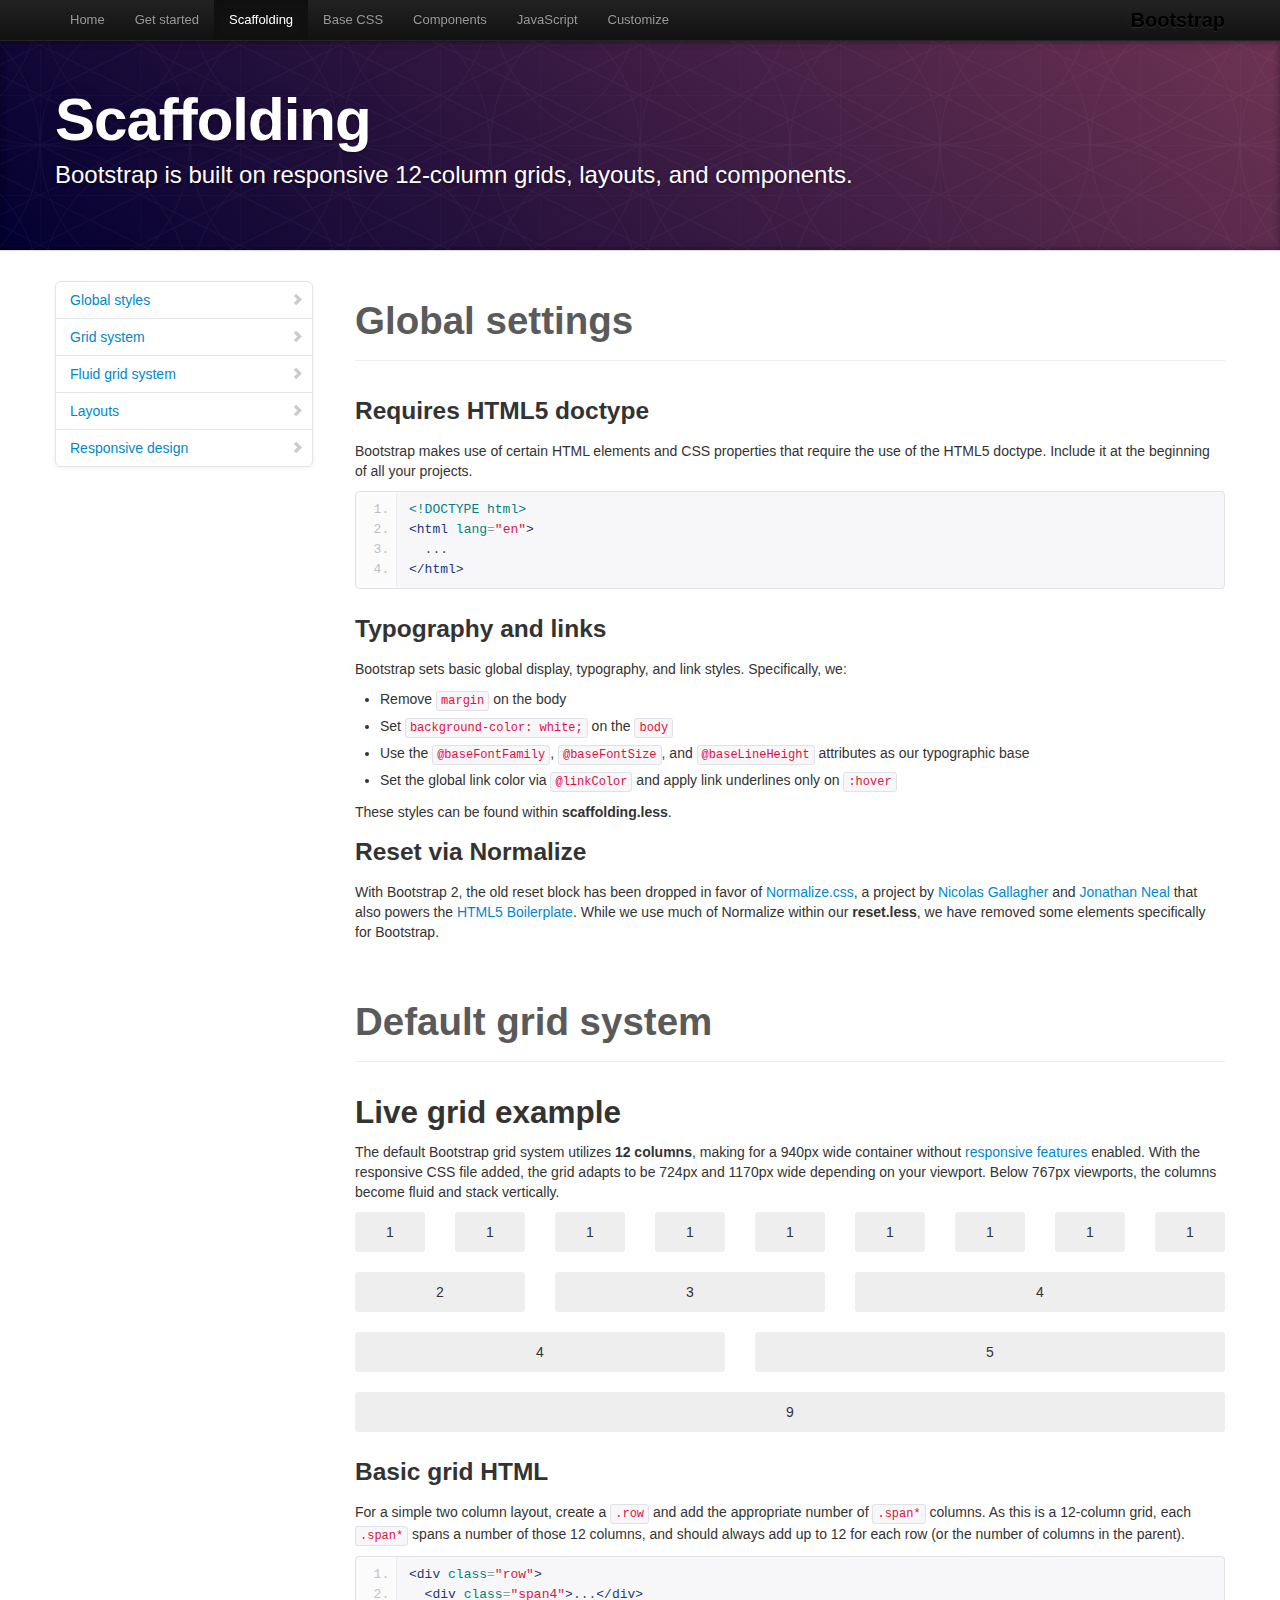
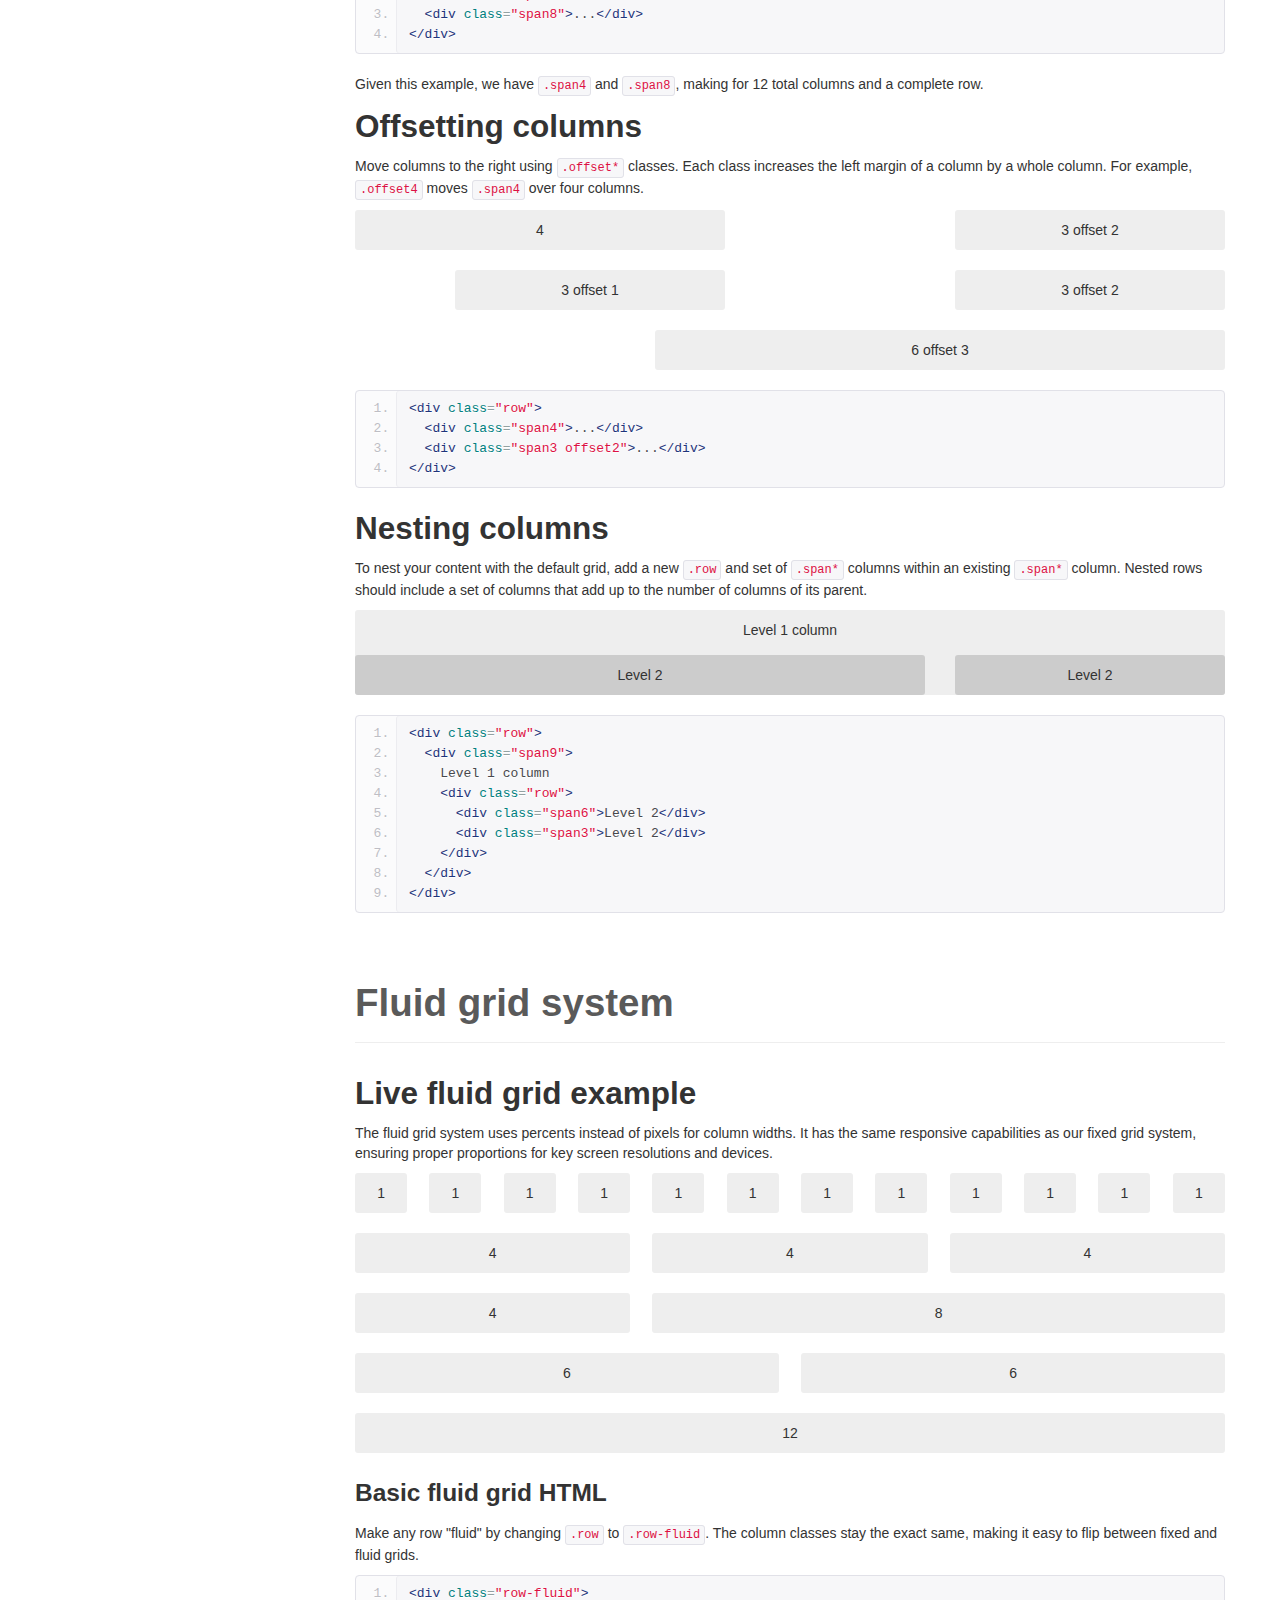
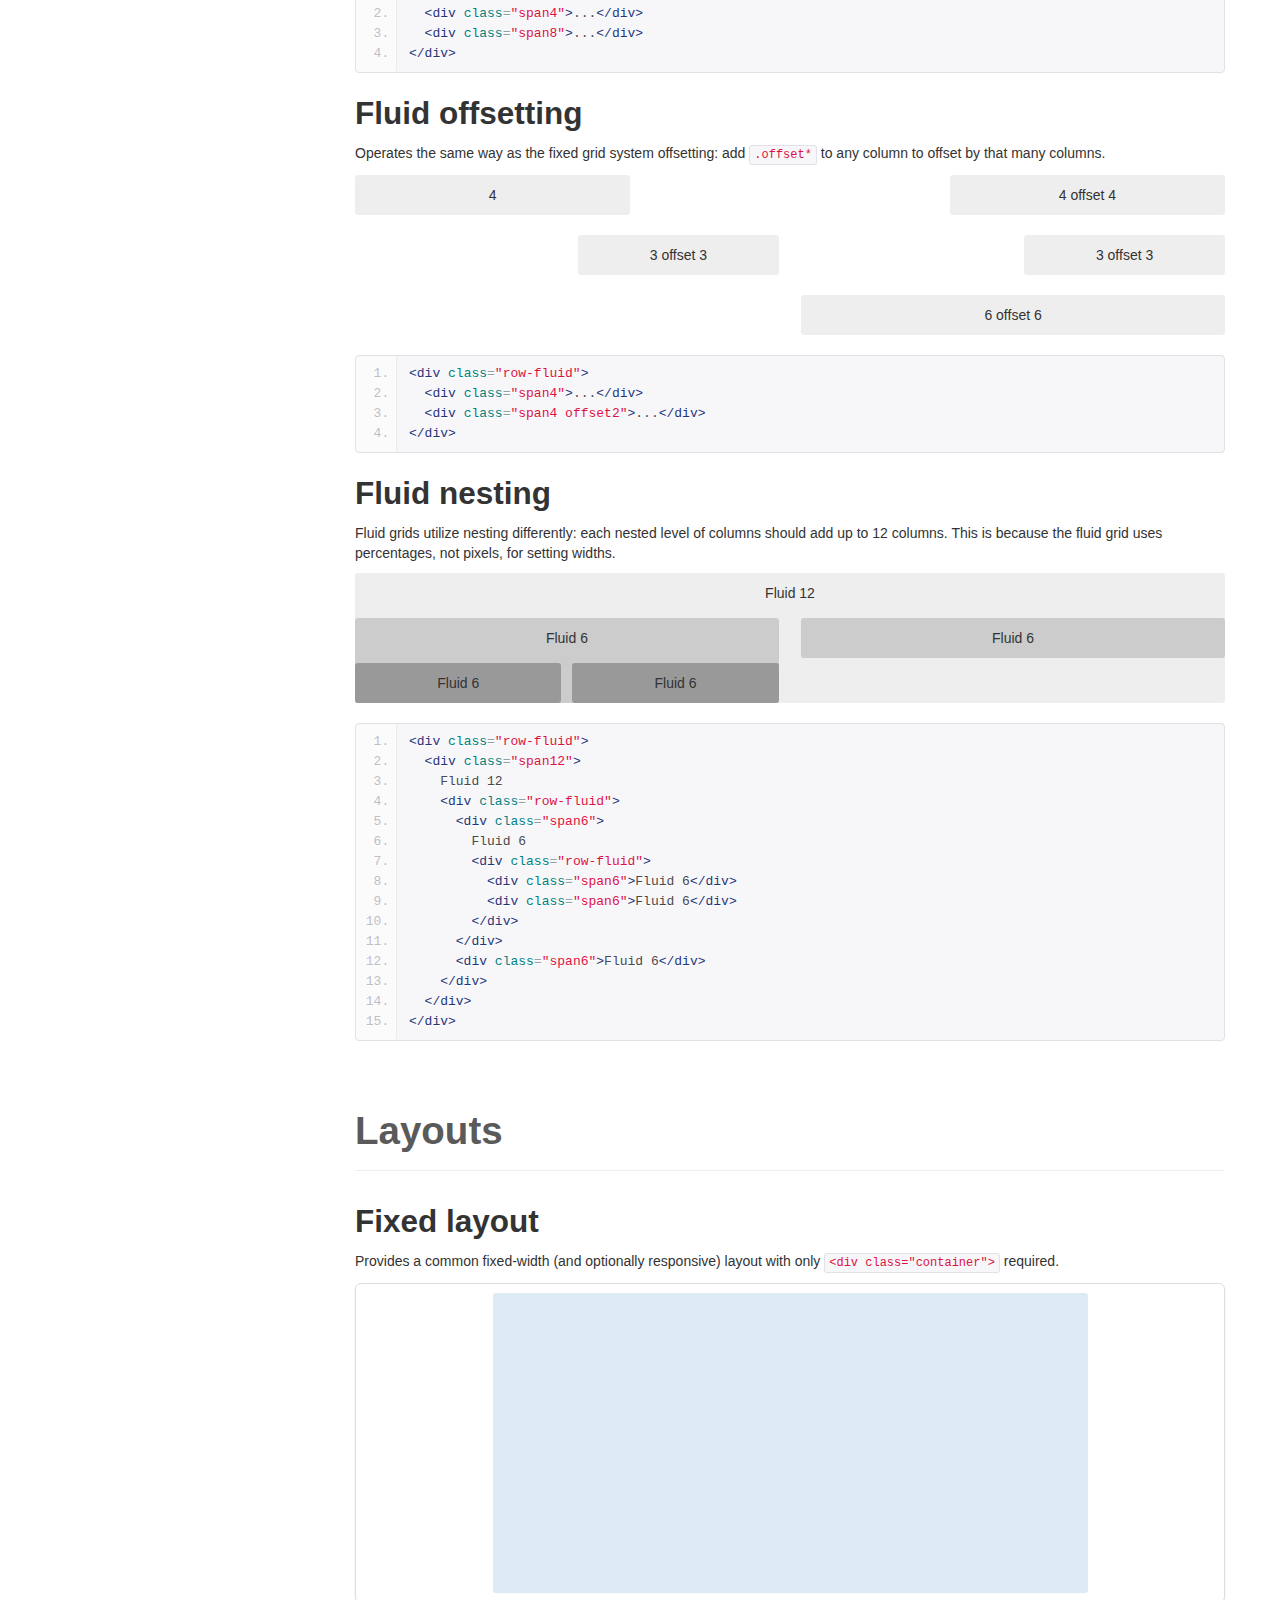
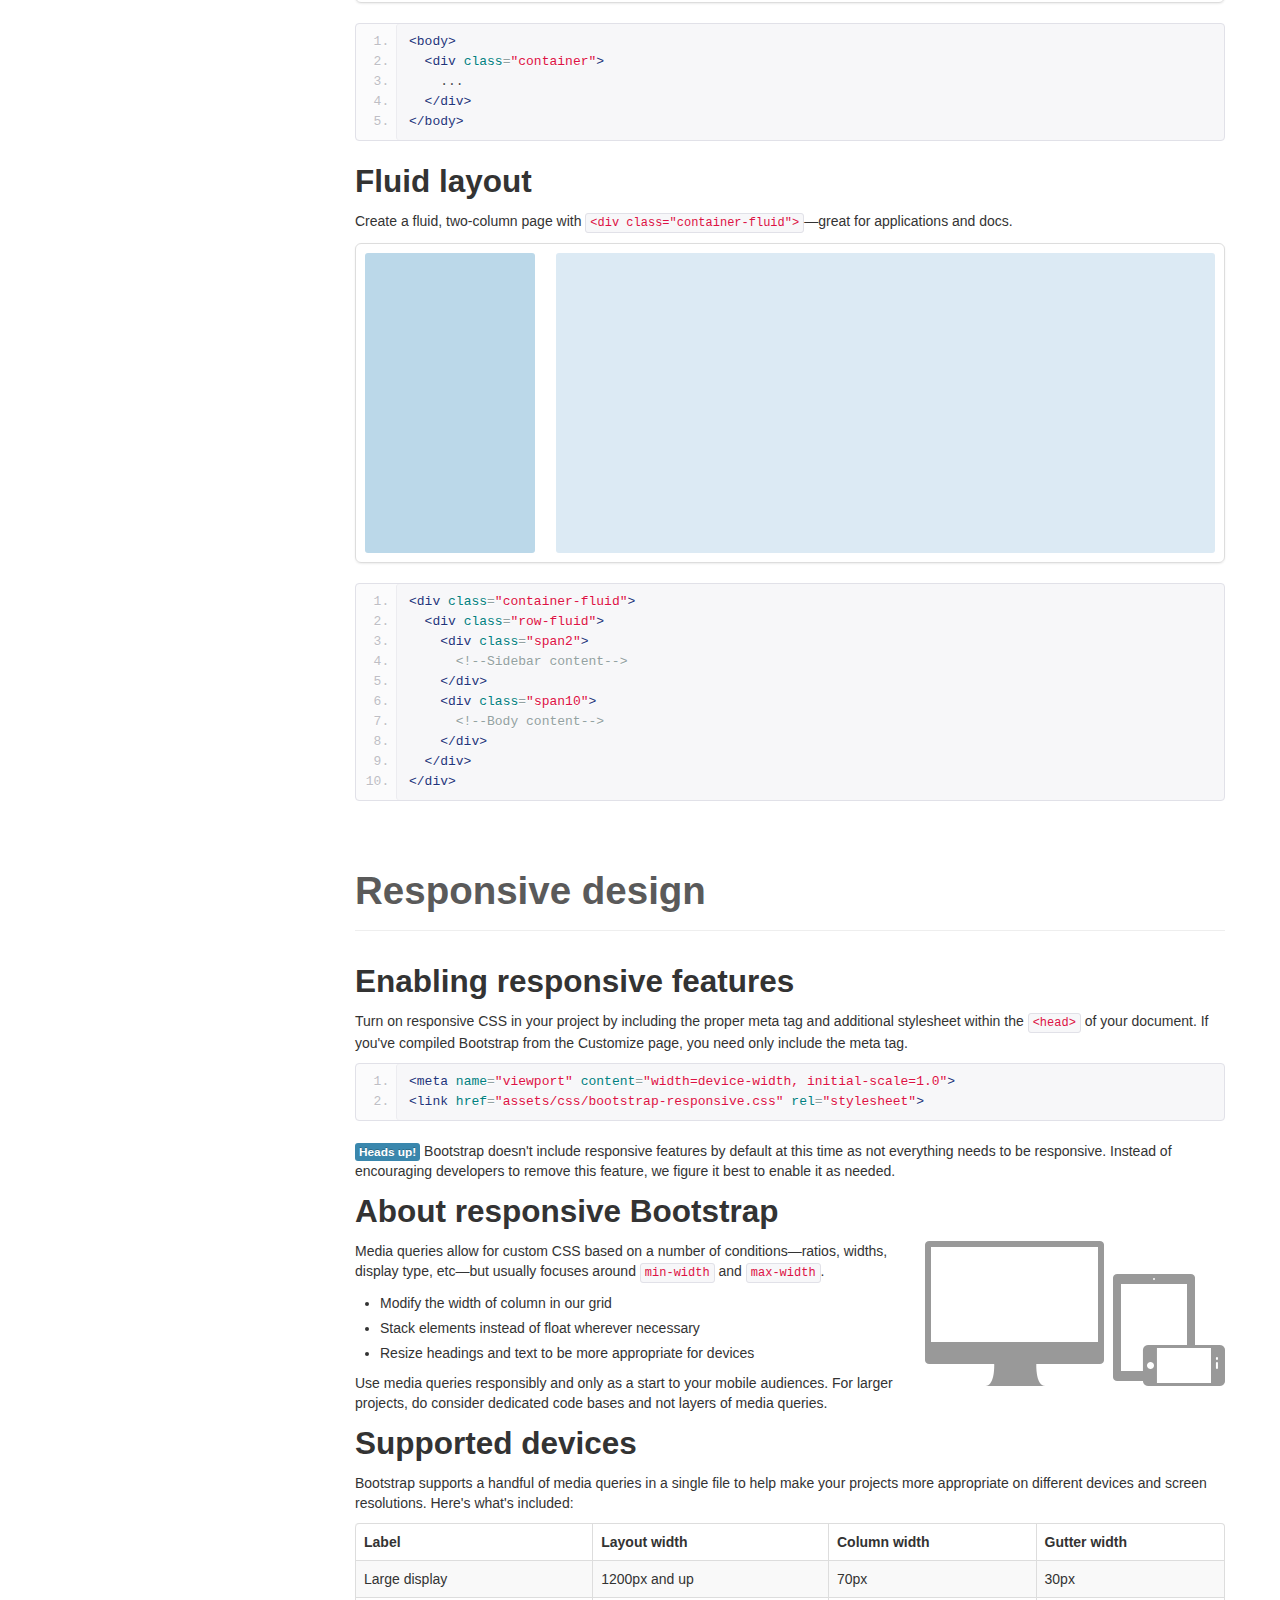
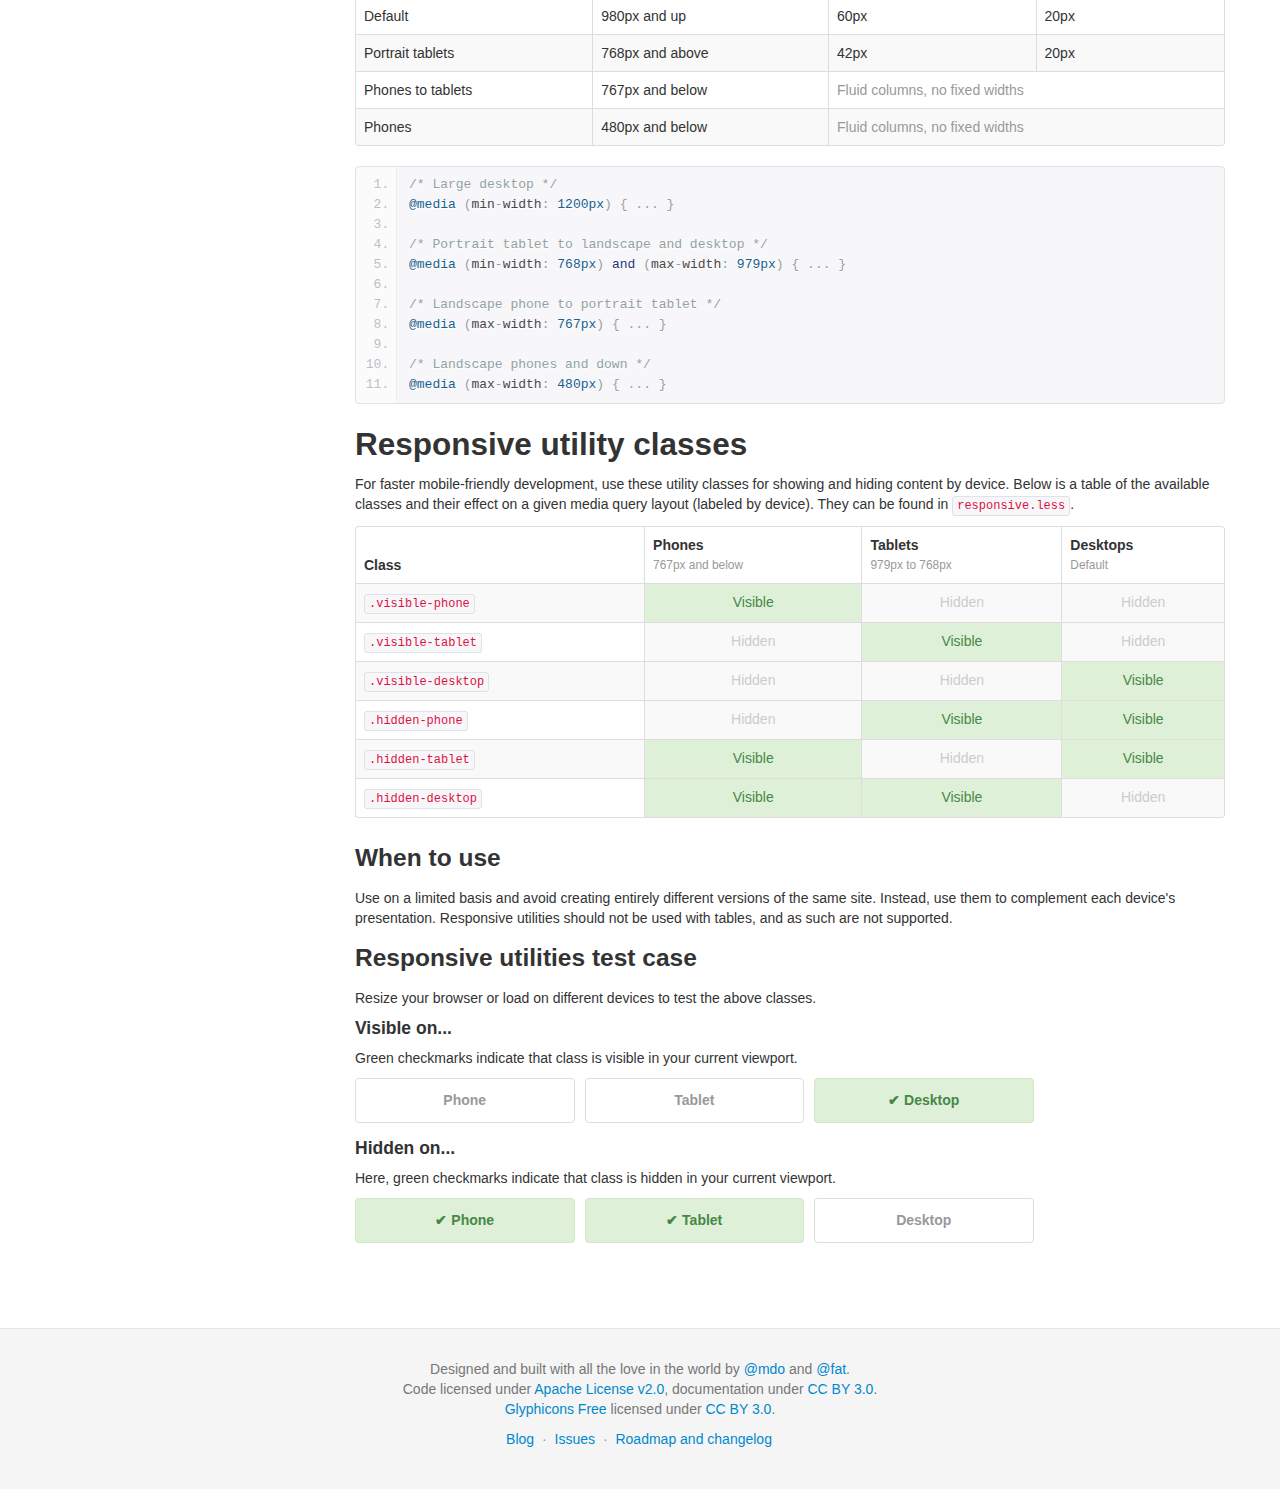
<file: bootstrap/docs/scaffolding.html>
<!DOCTYPE html>
<html lang="en">
  <head>
    <meta charset="utf-8">
    <title>Scaffolding · Bootstrap</title>
    <meta name="viewport" content="width=device-width, initial-scale=1.0">
    <meta name="description" content="">
    <meta name="author" content="">

    <!-- Le styles -->
    <link href="assets/css/bootstrap.css" rel="stylesheet">
    <link href="assets/css/bootstrap-responsive.css" rel="stylesheet">
    <link href="assets/css/docs.css" rel="stylesheet">
    <link href="assets/js/google-code-prettify/prettify.css" rel="stylesheet">

    <!-- Le HTML5 shim, for IE6-8 support of HTML5 elements -->
    <!--[if lt IE 9]>
      <script src="http://html5shim.googlecode.com/svn/trunk/html5.js"></script>
    <![endif]-->

    <!-- Le fav and touch icons -->
    <link rel="apple-touch-icon-precomposed" sizes="144x144" href="assets/ico/apple-touch-icon-144-precomposed.png">
    <link rel="apple-touch-icon-precomposed" sizes="114x114" href="assets/ico/apple-touch-icon-114-precomposed.png">
      <link rel="apple-touch-icon-precomposed" sizes="72x72" href="assets/ico/apple-touch-icon-72-precomposed.png">
                    <link rel="apple-touch-icon-precomposed" href="assets/ico/apple-touch-icon-57-precomposed.png">
                                   <link rel="shortcut icon" href="assets/ico/favicon.png">

  </head>

  <body data-spy="scroll" data-target=".bs-docs-sidebar">

    <!-- Navbar
    ================================================== -->
    <div class="navbar navbar-inverse navbar-fixed-top">
      <div class="navbar-inner">
        <div class="container">
          <button type="button" class="btn btn-navbar" data-toggle="collapse" data-target=".nav-collapse">
            <span class="icon-bar"></span>
            <span class="icon-bar"></span>
            <span class="icon-bar"></span>
          </button>
          <a class="brand" href="./index.html">Bootstrap</a>
          <div class="nav-collapse collapse">
            <ul class="nav">
              <li class="">
                <a href="./index.html">Home</a>
              </li>
              <li class="">
                <a href="./getting-started.html">Get started</a>
              </li>
              <li class="active">
                <a href="./scaffolding.html">Scaffolding</a>
              </li>
              <li class="">
                <a href="./base-css.html">Base CSS</a>
              </li>
              <li class="">
                <a href="./components.html">Components</a>
              </li>
              <li class="">
                <a href="./javascript.html">JavaScript</a>
              </li>
              <li class="">
                <a href="./customize.html">Customize</a>
              </li>
            </ul>
          </div>
        </div>
      </div>
    </div>

<!-- Subhead
================================================== -->
<header class="jumbotron subhead" id="overview">
  <div class="container">
    <h1>Scaffolding</h1>
    <p class="lead">Bootstrap is built on responsive 12-column grids, layouts, and components.</p>
  </div>
</header>

  <div class="container">

    <!-- Docs nav
    ================================================== -->
    <div class="row">
      <div class="span3 bs-docs-sidebar">
        <ul class="nav nav-list bs-docs-sidenav">
          <li><a href="#global"><i class="icon-chevron-right"></i> Global styles</a></li>
          <li><a href="#gridSystem"><i class="icon-chevron-right"></i> Grid system</a></li>
          <li><a href="#fluidGridSystem"><i class="icon-chevron-right"></i> Fluid grid system</a></li>
          <li><a href="#layouts"><i class="icon-chevron-right"></i> Layouts</a></li>
          <li><a href="#responsive"><i class="icon-chevron-right"></i> Responsive design</a></li>
        </ul>
      </div>
      <div class="span9">



        <!-- Global Bootstrap settings
        ================================================== -->
        <section id="global">
          <div class="page-header">
            <h1>Global settings</h1>
          </div>

          <h3>Requires HTML5 doctype</h3>
          <p>Bootstrap makes use of certain HTML elements and CSS properties that require the use of the HTML5 doctype. Include it at the beginning of all your projects.</p>
<pre class="prettyprint linenums">
&lt;!DOCTYPE html&gt;
&lt;html lang="en"&gt;
  ...
&lt;/html&gt;
</pre>

          <h3>Typography and links</h3>
          <p>Bootstrap sets basic global display, typography, and link styles. Specifically, we:</p>
          <ul>
            <li>Remove <code>margin</code> on the body</li>
            <li>Set <code>background-color: white;</code> on the <code>body</code></li>
            <li>Use the <code>@baseFontFamily</code>, <code>@baseFontSize</code>, and <code>@baseLineHeight</code> attributes as our typographic base</li>
            <li>Set the global link color via <code>@linkColor</code> and apply link underlines only on <code>:hover</code></li>
          </ul>
          <p>These styles can be found within <strong>scaffolding.less</strong>.</p>

          <h3>Reset via Normalize</h3>
          <p>With Bootstrap 2, the old reset block has been dropped in favor of <a href="http://necolas.github.com/normalize.css/" target="_blank">Normalize.css</a>, a project by <a href="http://twitter.com/necolas" target="_blank">Nicolas Gallagher</a> and <a href="http://twitter.com/jon_neal" target="_blank">Jonathan Neal</a> that also powers the <a href="http://html5boilerplate.com" target="_blank">HTML5 Boilerplate</a>. While we use much of Normalize within our <strong>reset.less</strong>, we have removed some elements specifically for Bootstrap.</p>

        </section>




        <!-- Grid system
        ================================================== -->
        <section id="gridSystem">
          <div class="page-header">
            <h1>Default grid system</h1>
          </div>

          <h2>Live grid example</h2>
          <p>The default Bootstrap grid system utilizes <strong>12 columns</strong>, making for a 940px wide container without <a href="./scaffolding.html#responsive">responsive features</a> enabled. With the responsive CSS file added, the grid adapts to be 724px and 1170px wide depending on your viewport. Below 767px viewports, the columns become fluid and stack vertically.</p>
          <div class="bs-docs-grid">
            <div class="row show-grid">
              <div class="span1">1</div>
              <div class="span1">1</div>
              <div class="span1">1</div>
              <div class="span1">1</div>
              <div class="span1">1</div>
              <div class="span1">1</div>
              <div class="span1">1</div>
              <div class="span1">1</div>
              <div class="span1">1</div>
            </div>
            <div class="row show-grid">
              <div class="span2">2</div>
              <div class="span3">3</div>
              <div class="span4">4</div>
            </div>
            <div class="row show-grid">
              <div class="span4">4</div>
              <div class="span5">5</div>
            </div>
            <div class="row show-grid">
              <div class="span9">9</div>
            </div>
          </div>

          <h3>Basic grid HTML</h3>
          <p>For a simple two column layout, create a <code>.row</code> and add the appropriate number of <code>.span*</code> columns. As this is a 12-column grid, each <code>.span*</code> spans a number of those 12 columns, and should always add up to 12 for each row (or the number of columns in the parent).</p>
<pre class="prettyprint linenums">
&lt;div class="row"&gt;
  &lt;div class="span4"&gt;...&lt;/div&gt;
  &lt;div class="span8"&gt;...&lt;/div&gt;
&lt;/div&gt;
</pre>
          <p>Given this example, we have <code>.span4</code> and <code>.span8</code>, making for 12 total columns and a complete row.</p>

          <h2>Offsetting columns</h2>
          <p>Move columns to the right using <code>.offset*</code> classes. Each class increases the left margin of a column by a whole column. For example, <code>.offset4</code> moves <code>.span4</code> over four columns.</p>
          <div class="bs-docs-grid">
            <div class="row show-grid">
              <div class="span4">4</div>
              <div class="span3 offset2">3 offset 2</div>
            </div><!-- /row -->
            <div class="row show-grid">
              <div class="span3 offset1">3 offset 1</div>
              <div class="span3 offset2">3 offset 2</div>
            </div><!-- /row -->
            <div class="row show-grid">
              <div class="span6 offset3">6 offset 3</div>
            </div><!-- /row -->
          </div>
<pre class="prettyprint linenums">
&lt;div class="row"&gt;
  &lt;div class="span4"&gt;...&lt;/div&gt;
  &lt;div class="span3 offset2"&gt;...&lt;/div&gt;
&lt;/div&gt;
</pre>

          <h2>Nesting columns</h2>
          <p>To nest your content with the default grid, add a new <code>.row</code> and set of <code>.span*</code> columns within an existing <code>.span*</code> column. Nested rows should include a set of columns that add up to the number of columns of its parent.</p>
          <div class="row show-grid">
            <div class="span9">
              Level 1 column
              <div class="row show-grid">
                <div class="span6">
                  Level 2
                </div>
                <div class="span3">
                  Level 2
                </div>
              </div>
            </div>
          </div>
<pre class="prettyprint linenums">
&lt;div class="row"&gt;
  &lt;div class="span9"&gt;
    Level 1 column
    &lt;div class="row"&gt;
      &lt;div class="span6"&gt;Level 2&lt;/div&gt;
      &lt;div class="span3"&gt;Level 2&lt;/div&gt;
    &lt;/div&gt;
  &lt;/div&gt;
&lt;/div&gt;
</pre>
        </section>



        <!-- Fluid grid system
        ================================================== -->
        <section id="fluidGridSystem">
          <div class="page-header">
            <h1>Fluid grid system</h1>
          </div>

          <h2>Live fluid grid example</h2>
          <p>The fluid grid system uses percents instead of pixels for column widths. It has the same responsive capabilities as our fixed grid system, ensuring proper proportions for key screen resolutions and devices.</p>
          <div class="bs-docs-grid">
            <div class="row-fluid show-grid">
              <div class="span1">1</div>
              <div class="span1">1</div>
              <div class="span1">1</div>
              <div class="span1">1</div>
              <div class="span1">1</div>
              <div class="span1">1</div>
              <div class="span1">1</div>
              <div class="span1">1</div>
              <div class="span1">1</div>
              <div class="span1">1</div>
              <div class="span1">1</div>
              <div class="span1">1</div>
            </div>
            <div class="row-fluid show-grid">
              <div class="span4">4</div>
              <div class="span4">4</div>
              <div class="span4">4</div>
            </div>
            <div class="row-fluid show-grid">
              <div class="span4">4</div>
              <div class="span8">8</div>
            </div>
            <div class="row-fluid show-grid">
              <div class="span6">6</div>
              <div class="span6">6</div>
            </div>
            <div class="row-fluid show-grid">
              <div class="span12">12</div>
            </div>
          </div>

          <h3>Basic fluid grid HTML</h3>
          <p>Make any row "fluid" by changing <code>.row</code> to <code>.row-fluid</code>. The column classes stay the exact same, making it easy to flip between fixed and fluid grids.</p>
<pre class="prettyprint linenums">
&lt;div class="row-fluid"&gt;
  &lt;div class="span4"&gt;...&lt;/div&gt;
  &lt;div class="span8"&gt;...&lt;/div&gt;
&lt;/div&gt;
</pre>

          <h2>Fluid offsetting</h2>
          <p>Operates the same way as the fixed grid system offsetting: add <code>.offset*</code> to any column to offset by that many columns.</p>
          <div class="bs-docs-grid">
            <div class="row-fluid show-grid">
              <div class="span4">4</div>
              <div class="span4 offset4">4 offset 4</div>
            </div><!-- /row -->
            <div class="row-fluid show-grid">
              <div class="span3 offset3">3 offset 3</div>
              <div class="span3 offset3">3 offset 3</div>
            </div><!-- /row -->
            <div class="row-fluid show-grid">
              <div class="span6 offset6">6 offset 6</div>
            </div><!-- /row -->
          </div>
<pre class="prettyprint linenums">
&lt;div class="row-fluid"&gt;
  &lt;div class="span4"&gt;...&lt;/div&gt;
  &lt;div class="span4 offset2"&gt;...&lt;/div&gt;
&lt;/div&gt;
</pre>

          <h2>Fluid nesting</h2>
          <p>Fluid grids utilize nesting differently: each nested level of columns should add up to 12 columns. This is because the fluid grid uses percentages, not pixels, for setting widths.</p>
          <div class="row-fluid show-grid">
            <div class="span12">
              Fluid 12
              <div class="row-fluid show-grid">
                <div class="span6">
                  Fluid 6
                  <div class="row-fluid show-grid">
                    <div class="span6">
                      Fluid 6
                    </div>
                    <div class="span6">
                      Fluid 6
                    </div>
                  </div>
                </div>
                <div class="span6">
                  Fluid 6
                </div>
              </div>
            </div>
          </div>
<pre class="prettyprint linenums">
&lt;div class="row-fluid"&gt;
  &lt;div class="span12"&gt;
    Fluid 12
    &lt;div class="row-fluid"&gt;
      &lt;div class="span6"&gt;
        Fluid 6
        &lt;div class="row-fluid"&gt;
          &lt;div class="span6"&gt;Fluid 6&lt;/div&gt;
          &lt;div class="span6"&gt;Fluid 6&lt;/div&gt;
        &lt;/div&gt;
      &lt;/div&gt;
      &lt;div class="span6"&gt;Fluid 6&lt;/div&gt;
    &lt;/div&gt;
  &lt;/div&gt;
&lt;/div&gt;
</pre>

        </section>




        <!-- Layouts (Default and fluid)
        ================================================== -->
        <section id="layouts">
          <div class="page-header">
            <h1>Layouts</h1>
          </div>

          <h2>Fixed layout</h2>
          <p>Provides a common fixed-width (and optionally responsive) layout with only <code>&lt;div class="container"&gt;</code> required.</p>
          <div class="mini-layout">
            <div class="mini-layout-body"></div>
          </div>
<pre class="prettyprint linenums">
&lt;body&gt;
  &lt;div class="container"&gt;
    ...
  &lt;/div&gt;
&lt;/body&gt;
</pre>

          <h2>Fluid layout</h2>
          <p>Create a fluid, two-column page with <code>&lt;div class="container-fluid"&gt;</code>&mdash;great for applications and docs.</p>
          <div class="mini-layout fluid">
            <div class="mini-layout-sidebar"></div>
            <div class="mini-layout-body"></div>
          </div>
<pre class="prettyprint linenums">
&lt;div class="container-fluid"&gt;
  &lt;div class="row-fluid"&gt;
    &lt;div class="span2"&gt;
      &lt;!--Sidebar content--&gt;
    &lt;/div&gt;
    &lt;div class="span10"&gt;
      &lt;!--Body content--&gt;
    &lt;/div&gt;
  &lt;/div&gt;
&lt;/div&gt;
</pre>
        </section>




        <!-- Responsive design
        ================================================== -->
        <section id="responsive">
          <div class="page-header">
            <h1>Responsive design</h1>
          </div>

          <h2>Enabling responsive features</h2>
          <p>Turn on responsive CSS in your project by including the proper meta tag and additional stylesheet within the <code>&lt;head&gt;</code> of your document. If you've compiled Bootstrap from the Customize page, you need only include the meta tag.</p>
<pre class="prettyprint linenums">
&lt;meta name="viewport" content="width=device-width, initial-scale=1.0"&gt;
&lt;link href="assets/css/bootstrap-responsive.css" rel="stylesheet"&gt;
</pre>
          <p><span class="label label-info">Heads up!</span>  Bootstrap doesn't include responsive features by default at this time as not everything needs to be responsive. Instead of encouraging developers to remove this feature, we figure it best to enable it as needed.</p>

          <h2>About responsive Bootstrap</h2>
          <img src="assets/img/responsive-illustrations.png" alt="Responsive devices" style="float: right; margin: 0 0 20px 20px;">
          <p>Media queries allow for custom CSS based on a number of conditions&mdash;ratios, widths, display type, etc&mdash;but usually focuses around <code>min-width</code> and <code>max-width</code>.</p>
          <ul>
            <li>Modify the width of column in our grid</li>
            <li>Stack elements instead of float wherever necessary</li>
            <li>Resize headings and text to be more appropriate for devices</li>
          </ul>
          <p>Use media queries responsibly and only as a start to your mobile audiences. For larger projects, do consider dedicated code bases and not layers of media queries.</p>

          <h2>Supported devices</h2>
          <p>Bootstrap supports a handful of media queries in a single file to help make your projects more appropriate on different devices and screen resolutions. Here's what's included:</p>
          <table class="table table-bordered table-striped">
            <thead>
              <tr>
                <th>Label</th>
                <th>Layout width</th>
                <th>Column width</th>
                <th>Gutter width</th>
              </tr>
            </thead>
            <tbody>
              <tr>
                <td>Large display</td>
                <td>1200px and up</td>
                <td>70px</td>
                <td>30px</td>
              </tr>
              <tr>
                <td>Default</td>
                <td>980px and up</td>
                <td>60px</td>
                <td>20px</td>
              </tr>
              <tr>
                <td>Portrait tablets</td>
                <td>768px and above</td>
                <td>42px</td>
                <td>20px</td>
              </tr>
              <tr>
                <td>Phones to tablets</td>
                <td>767px and below</td>
                <td class="muted" colspan="2">Fluid columns, no fixed widths</td>
              </tr>
              <tr>
                <td>Phones</td>
                <td>480px and below</td>
                <td class="muted" colspan="2">Fluid columns, no fixed widths</td>
              </tr>
            </tbody>
          </table>
<pre class="prettyprint linenums">
/* Large desktop */
@media (min-width: 1200px) { ... }

/* Portrait tablet to landscape and desktop */
@media (min-width: 768px) and (max-width: 979px) { ... }

/* Landscape phone to portrait tablet */
@media (max-width: 767px) { ... }

/* Landscape phones and down */
@media (max-width: 480px) { ... }
</pre>


          <h2>Responsive utility classes</h2>
          <p>For faster mobile-friendly development, use these utility classes for showing and hiding content by device. Below is a table of the available classes and their effect on a given media query layout (labeled by device). They can be found in <code>responsive.less</code>.</p>
          <table class="table table-bordered table-striped responsive-utilities">
            <thead>
              <tr>
                <th>Class</th>
                <th>Phones <small>767px and below</small></th>
                <th>Tablets <small>979px to 768px</small></th>
                <th>Desktops <small>Default</small></th>
              </tr>
            </thead>
            <tbody>
              <tr>
                <th><code>.visible-phone</code></th>
                <td class="is-visible">Visible</td>
                <td class="is-hidden">Hidden</td>
                <td class="is-hidden">Hidden</td>
              </tr>
              <tr>
                <th><code>.visible-tablet</code></th>
                <td class="is-hidden">Hidden</td>
                <td class="is-visible">Visible</td>
                <td class="is-hidden">Hidden</td>
              </tr>
              <tr>
                <th><code>.visible-desktop</code></th>
                <td class="is-hidden">Hidden</td>
                <td class="is-hidden">Hidden</td>
                <td class="is-visible">Visible</td>
              </tr>
              <tr>
                <th><code>.hidden-phone</code></th>
                <td class="is-hidden">Hidden</td>
                <td class="is-visible">Visible</td>
                <td class="is-visible">Visible</td>
              </tr>
              <tr>
                <th><code>.hidden-tablet</code></th>
                <td class="is-visible">Visible</td>
                <td class="is-hidden">Hidden</td>
                <td class="is-visible">Visible</td>
              </tr>
              <tr>
                <th><code>.hidden-desktop</code></th>
                <td class="is-visible">Visible</td>
                <td class="is-visible">Visible</td>
                <td class="is-hidden">Hidden</td>
              </tr>
            </tbody>
          </table>

          <h3>When to use</h3>
          <p>Use on a limited basis and avoid creating entirely different versions of the same site. Instead, use them to complement each device's presentation. Responsive utilities should not be used with tables, and as such are not supported.</p>

          <h3>Responsive utilities test case</h3>
          <p>Resize your browser or load on different devices to test the above classes.</p>
          <h4>Visible on...</h4>
          <p>Green checkmarks indicate that class is visible in your current viewport.</p>
          <ul class="responsive-utilities-test">
            <li>Phone<span class="visible-phone">&#10004; Phone</span></li>
            <li>Tablet<span class="visible-tablet">&#10004; Tablet</span></li>
            <li>Desktop<span class="visible-desktop">&#10004; Desktop</span></li>
          </ul>
          <h4>Hidden on...</h4>
          <p>Here, green checkmarks indicate that class is hidden in your current viewport.</p>
          <ul class="responsive-utilities-test hidden-on">
            <li>Phone<span class="hidden-phone">&#10004; Phone</span></li>
            <li>Tablet<span class="hidden-tablet">&#10004; Tablet</span></li>
            <li>Desktop<span class="hidden-desktop">&#10004; Desktop</span></li>
          </ul>

        </section>



      </div>
    </div>

  </div>



    <!-- Footer
    ================================================== -->
    <footer class="footer">
      <div class="container">
        <p>Designed and built with all the love in the world by <a href="http://twitter.com/mdo" target="_blank">@mdo</a> and <a href="http://twitter.com/fat" target="_blank">@fat</a>.</p>
        <p>Code licensed under <a href="http://www.apache.org/licenses/LICENSE-2.0" target="_blank">Apache License v2.0</a>, documentation under <a href="http://creativecommons.org/licenses/by/3.0/">CC BY 3.0</a>.</p>
        <p><a href="http://glyphicons.com">Glyphicons Free</a> licensed under <a href="http://creativecommons.org/licenses/by/3.0/">CC BY 3.0</a>.</p>
        <ul class="footer-links">
          <li><a href="http://blog.getbootstrap.com">Blog</a></li>
          <li class="muted">&middot;</li>
          <li><a href="https://github.com/twitter/bootstrap/issues?state=open">Issues</a></li>
          <li class="muted">&middot;</li>
          <li><a href="https://github.com/twitter/bootstrap/wiki">Roadmap and changelog</a></li>
        </ul>
      </div>
    </footer>



    <!-- Le javascript
    ================================================== -->
    <!-- Placed at the end of the document so the pages load faster -->
    <script type="text/javascript" src="http://platform.twitter.com/widgets.js"></script>
    <script src="assets/js/jquery.js"></script>
    <script src="assets/js/bootstrap-transition.js"></script>
    <script src="assets/js/bootstrap-alert.js"></script>
    <script src="assets/js/bootstrap-modal.js"></script>
    <script src="assets/js/bootstrap-dropdown.js"></script>
    <script src="assets/js/bootstrap-scrollspy.js"></script>
    <script src="assets/js/bootstrap-tab.js"></script>
    <script src="assets/js/bootstrap-tooltip.js"></script>
    <script src="assets/js/bootstrap-popover.js"></script>
    <script src="assets/js/bootstrap-button.js"></script>
    <script src="assets/js/bootstrap-collapse.js"></script>
    <script src="assets/js/bootstrap-carousel.js"></script>
    <script src="assets/js/bootstrap-typeahead.js"></script>
    <script src="assets/js/bootstrap-affix.js"></script>

    <script src="assets/js/holder/holder.js"></script>
    <script src="assets/js/google-code-prettify/prettify.js"></script>

    <script src="assets/js/application.js"></script>



  </body>
</html>
</file>
<file: bootstrap/docs/assets/js/google-code-prettify/prettify.css>
.com { color: #93a1a1; }
.lit { color: #195f91; }
.pun, .opn, .clo { color: #93a1a1; }
.fun { color: #dc322f; }
.str, .atv { color: #D14; }
.kwd, .prettyprint .tag { color: #1e347b; }
.typ, .atn, .dec, .var { color: teal; }
.pln { color: #48484c; }

.prettyprint {
  padding: 8px;
  background-color: #f7f7f9;
  border: 1px solid #e1e1e8;
}
.prettyprint.linenums {
  -webkit-box-shadow: inset 40px 0 0 #fbfbfc, inset 41px 0 0 #ececf0;
     -moz-box-shadow: inset 40px 0 0 #fbfbfc, inset 41px 0 0 #ececf0;
          box-shadow: inset 40px 0 0 #fbfbfc, inset 41px 0 0 #ececf0;
}

/* Specify class=linenums on a pre to get line numbering */
ol.linenums {
  margin: 0 0 0 33px; /* IE indents via margin-left */
}
ol.linenums li {
  padding-left: 12px;
  color: #bebec5;
  line-height: 20px;
  text-shadow: 0 1px 0 #fff;
}
</file>
<file: bootstrap/docs/assets/css/docs.css>
/* Add additional stylesheets below
-------------------------------------------------- */
/*
  Bootstrap's documentation styles
  Special styles for presenting Bootstrap's documentation and examples
*/



/* Body and structure
-------------------------------------------------- */

body {
  position: relative;
  padding-top: 40px;
}

/* Code in headings */
h3 code {
  font-size: 14px;
  font-weight: normal;
}



/* Tweak navbar brand link to be super sleek
-------------------------------------------------- */

body > .navbar {
  font-size: 13px;
}

/* Change the docs' brand */
body > .navbar .brand {
  padding-right: 0;
  padding-left: 0;
  margin-left: 20px;
  float: right;
  font-weight: bold;
  color: #000;
  text-shadow: 0 1px 0 rgba(255,255,255,.1), 0 0 30px rgba(255,255,255,.125);
  -webkit-transition: all .2s linear;
     -moz-transition: all .2s linear;
          transition: all .2s linear;
}
body > .navbar .brand:hover {
  text-decoration: none;
  text-shadow: 0 1px 0 rgba(255,255,255,.1), 0 0 30px rgba(255,255,255,.4);
}


/* Sections
-------------------------------------------------- */

/* padding for in-page bookmarks and fixed navbar */
section {
  padding-top: 30px;
}
section > .page-header,
section > .lead {
  color: #5a5a5a;
}
section > ul li {
  margin-bottom: 5px;
}

/* Separators (hr) */
.bs-docs-separator {
  margin: 40px 0 39px;
}

/* Faded out hr */
hr.soften {
  height: 1px;
  margin: 70px 0;
  background-image: -webkit-linear-gradient(left, rgba(0,0,0,0), rgba(0,0,0,.1), rgba(0,0,0,0));
  background-image:    -moz-linear-gradient(left, rgba(0,0,0,0), rgba(0,0,0,.1), rgba(0,0,0,0));
  background-image:     -ms-linear-gradient(left, rgba(0,0,0,0), rgba(0,0,0,.1), rgba(0,0,0,0));
  background-image:      -o-linear-gradient(left, rgba(0,0,0,0), rgba(0,0,0,.1), rgba(0,0,0,0));
  border: 0;
}



/* Jumbotrons
-------------------------------------------------- */

/* Base class
------------------------- */
.jumbotron {
  position: relative;
  padding: 40px 0;
  color: #fff;
  text-align: center;
  text-shadow: 0 1px 3px rgba(0,0,0,.4), 0 0 30px rgba(0,0,0,.075);
  background: #020031; /* Old browsers */
  background: -moz-linear-gradient(45deg,  #020031 0%, #6d3353 100%); /* FF3.6+ */
  background: -webkit-gradient(linear, left bottom, right top, color-stop(0%,#020031), color-stop(100%,#6d3353)); /* Chrome,Safari4+ */
  background: -webkit-linear-gradient(45deg,  #020031 0%,#6d3353 100%); /* Chrome10+,Safari5.1+ */
  background: -o-linear-gradient(45deg,  #020031 0%,#6d3353 100%); /* Opera 11.10+ */
  background: -ms-linear-gradient(45deg,  #020031 0%,#6d3353 100%); /* IE10+ */
  background: linear-gradient(45deg,  #020031 0%,#6d3353 100%); /* W3C */
  filter: progid:DXImageTransform.Microsoft.gradient( startColorstr='#020031', endColorstr='#6d3353',GradientType=1 ); /* IE6-9 fallback on horizontal gradient */
  -webkit-box-shadow: inset 0 3px 7px rgba(0,0,0,.2), inset 0 -3px 7px rgba(0,0,0,.2);
     -moz-box-shadow: inset 0 3px 7px rgba(0,0,0,.2), inset 0 -3px 7px rgba(0,0,0,.2);
          box-shadow: inset 0 3px 7px rgba(0,0,0,.2), inset 0 -3px 7px rgba(0,0,0,.2);
}
.jumbotron h1 {
  font-size: 80px;
  font-weight: bold;
  letter-spacing: -1px;
  line-height: 1;
}
.jumbotron p {
  font-size: 24px;
  font-weight: 300;
  line-height: 1.25;
  margin-bottom: 30px;
}

/* Link styles (used on .masthead-links as well) */
.jumbotron a {
  color: #fff;
  color: rgba(255,255,255,.5);
  -webkit-transition: all .2s ease-in-out;
     -moz-transition: all .2s ease-in-out;
          transition: all .2s ease-in-out;
}
.jumbotron a:hover {
  color: #fff;
  text-shadow: 0 0 10px rgba(255,255,255,.25);
}

/* Download button */
.masthead .btn {
  padding: 19px 24px;
  font-size: 24px;
  font-weight: 200;
  color: #fff; /* redeclare to override the `.jumbotron a` */
  border: 0;
  -webkit-border-radius: 6px;
     -moz-border-radius: 6px;
          border-radius: 6px;
  -webkit-box-shadow: inset 0 1px 0 rgba(255,255,255,.1), 0 1px 5px rgba(0,0,0,.25);
     -moz-box-shadow: inset 0 1px 0 rgba(255,255,255,.1), 0 1px 5px rgba(0,0,0,.25);
          box-shadow: inset 0 1px 0 rgba(255,255,255,.1), 0 1px 5px rgba(0,0,0,.25);
  -webkit-transition: none;
     -moz-transition: none;
          transition: none;
}
.masthead .btn:hover {
  -webkit-box-shadow: inset 0 1px 0 rgba(255,255,255,.1), 0 1px 5px rgba(0,0,0,.25);
     -moz-box-shadow: inset 0 1px 0 rgba(255,255,255,.1), 0 1px 5px rgba(0,0,0,.25);
          box-shadow: inset 0 1px 0 rgba(255,255,255,.1), 0 1px 5px rgba(0,0,0,.25);
}
.masthead .btn:active {
  -webkit-box-shadow: inset 0 2px 4px rgba(0,0,0,.1), 0 1px 0 rgba(255,255,255,.1);
     -moz-box-shadow: inset 0 2px 4px rgba(0,0,0,.1), 0 1px 0 rgba(255,255,255,.1);
          box-shadow: inset 0 2px 4px rgba(0,0,0,.1), 0 1px 0 rgba(255,255,255,.1);
}


/* Pattern overlay
------------------------- */
.jumbotron .container {
  position: relative;
  z-index: 2;
}
.jumbotron:after {
  content: '';
  display: block;
  position: absolute;
  top: 0;
  right: 0;
  bottom: 0;
  left: 0;
  background: url(../img/bs-docs-masthead-pattern.png) repeat center center;
  opacity: .4;
}
@media
only screen and (-webkit-min-device-pixel-ratio: 2),
only screen and (   min--moz-device-pixel-ratio: 2),
only screen and (     -o-min-device-pixel-ratio: 2/1) {

  .jumbotron:after {
    background-size: 150px 150px;
  }

}

/* Masthead (docs home)
------------------------- */
.masthead {
  padding: 70px 0 80px;
  margin-bottom: 0;
  color: #fff;
}
.masthead h1 {
  font-size: 120px;
  line-height: 1;
  letter-spacing: -2px;
}
.masthead p {
  font-size: 40px;
  font-weight: 200;
  line-height: 1.25;
}

/* Textual links in masthead */
.masthead-links {
  margin: 0;
  list-style: none;
}
.masthead-links li {
  display: inline;
  padding: 0 10px;
  color: rgba(255,255,255,.25);
}

/* Social proof buttons from GitHub & Twitter */
.bs-docs-social {
  padding: 15px 0;
  text-align: center;
  background-color: #f5f5f5;
  border-top: 1px solid #fff;
  border-bottom: 1px solid #ddd;
}

/* Quick links on Home */
.bs-docs-social-buttons {
  margin-left: 0;
  margin-bottom: 0;
  padding-left: 0;
  list-style: none;
}
.bs-docs-social-buttons li {
  display: inline-block;
  padding: 5px 8px;
  line-height: 1;
  *display: inline;
  *zoom: 1;
}

/* Subhead (other pages)
------------------------- */
.subhead {
  text-align: left;
  border-bottom: 1px solid #ddd;
}
.subhead h1 {
  font-size: 60px;
}
.subhead p {
  margin-bottom: 20px;
}
.subhead .navbar {
  display: none;
}



/* Marketing section of Overview
-------------------------------------------------- */

.marketing {
  text-align: center;
  color: #5a5a5a;
}
.marketing h1 {
  margin: 60px 0 10px;
  font-size: 60px;
  font-weight: 200;
  line-height: 1;
  letter-spacing: -1px;
}
.marketing h2 {
  font-weight: 200;
  margin-bottom: 5px;
}
.marketing p {
  font-size: 16px;
  line-height: 1.5;
}
.marketing .marketing-byline {
  margin-bottom: 40px;
  font-size: 20px;
  font-weight: 300;
  line-height: 1.25;
  color: #999;
}
.marketing-img {
  display: block;
  margin: 0 auto 30px;
  max-height: 145px;
}



/* Footer
-------------------------------------------------- */

.footer {
  text-align: center;
  padding: 30px 0;
  margin-top: 70px;
  border-top: 1px solid #e5e5e5;
  background-color: #f5f5f5;
}
.footer p {
  margin-bottom: 0;
  color: #777;
}
.footer-links {
  margin: 10px 0;
}
.footer-links li {
  display: inline;
  padding: 0 2px;
}
.footer-links li:first-child {
  padding-left: 0;
}



/* Special grid styles
-------------------------------------------------- */

.show-grid {
  margin-top: 10px;
  margin-bottom: 20px;
}
.show-grid [class*="span"] {
  background-color: #eee;
  text-align: center;
  -webkit-border-radius: 3px;
     -moz-border-radius: 3px;
          border-radius: 3px;
  min-height: 40px;
  line-height: 40px;
}
.show-grid:hover [class*="span"] {
  background: #ddd;
}
.show-grid .show-grid {
  margin-top: 0;
  margin-bottom: 0;
}
.show-grid .show-grid [class*="span"] {
  margin-top: 5px;
}
.show-grid [class*="span"] [class*="span"] {
  background-color: #ccc;
}
.show-grid [class*="span"] [class*="span"] [class*="span"] {
  background-color: #999;
}



/* Mini layout previews
-------------------------------------------------- */
.mini-layout {
  border: 1px solid #ddd;
  -webkit-border-radius: 6px;
     -moz-border-radius: 6px;
          border-radius: 6px;
  -webkit-box-shadow: 0 1px 2px rgba(0,0,0,.075);
     -moz-box-shadow: 0 1px 2px rgba(0,0,0,.075);
          box-shadow: 0 1px 2px rgba(0,0,0,.075);
}
.mini-layout,
.mini-layout .mini-layout-body,
.mini-layout.fluid .mini-layout-sidebar {
  height: 300px;
}
.mini-layout {
  margin-bottom: 20px;
  padding: 9px;
}
.mini-layout div {
  -webkit-border-radius: 3px;
     -moz-border-radius: 3px;
          border-radius: 3px;
}
.mini-layout .mini-layout-body {
  background-color: #dceaf4;
  margin: 0 auto;
  width: 70%;
}
.mini-layout.fluid .mini-layout-sidebar,
.mini-layout.fluid .mini-layout-header,
.mini-layout.fluid .mini-layout-body {
  float: left;
}
.mini-layout.fluid .mini-layout-sidebar {
  background-color: #bbd8e9;
  width: 20%;
}
.mini-layout.fluid .mini-layout-body {
  width: 77.5%;
  margin-left: 2.5%;
}



/* Download page
-------------------------------------------------- */

.download .page-header {
  margin-top: 36px;
}
.page-header .toggle-all {
  margin-top: 5px;
}

/* Space out h3s when following a section */
.download h3 {
  margin-bottom: 5px;
}
.download-builder input + h3,
.download-builder .checkbox + h3 {
  margin-top: 9px;
}

/* Fields for variables */
.download-builder input[type=text] {
  margin-bottom: 9px;
  font-family: Menlo, Monaco, "Courier New", monospace;
  font-size: 12px;
  color: #d14;
}
.download-builder input[type=text]:focus {
  background-color: #fff;
}

/* Custom, larger checkbox labels */
.download .checkbox {
  padding: 6px 10px 6px 25px;
  font-size: 13px;
  line-height: 18px;
  color: #555;
  background-color: #f9f9f9;
  -webkit-border-radius: 3px;
     -moz-border-radius: 3px;
          border-radius: 3px;
  cursor: pointer;
}
.download .checkbox:hover {
  color: #333;
  background-color: #f5f5f5;
}
.download .checkbox small {
  font-size: 12px;
  color: #777;
}

/* Variables section */
#variables label {
  margin-bottom: 0;
}

/* Giant download button */
.download-btn {
  margin: 36px 0 108px;
}
#download p,
#download h4 {
  max-width: 50%;
  margin: 0 auto;
  color: #999;
  text-align: center;
}
#download h4 {
  margin-bottom: 0;
}
#download p {
  margin-bottom: 18px;
}
.download-btn .btn {
  display: block;
  width: auto;
  padding: 19px 24px;
  margin-bottom: 27px;
  font-size: 30px;
  line-height: 1;
  text-align: center;
  -webkit-border-radius: 6px;
     -moz-border-radius: 6px;
          border-radius: 6px;
}



/* Misc
-------------------------------------------------- */

/* Make tables spaced out a bit more */
h2 + table,
h3 + table,
h4 + table,
h2 + .row {
  margin-top: 5px;
}

/* Example sites showcase */
.example-sites {
  xmargin-left: 20px;
}
.example-sites img {
  max-width: 100%;
  margin: 0 auto;
}

.scrollspy-example {
  height: 200px;
  overflow: auto;
  position: relative;
}


/* Fake the :focus state to demo it */
.focused {
  border-color: rgba(82,168,236,.8);
  -webkit-box-shadow: inset 0 1px 3px rgba(0,0,0,.1), 0 0 8px rgba(82,168,236,.6);
     -moz-box-shadow: inset 0 1px 3px rgba(0,0,0,.1), 0 0 8px rgba(82,168,236,.6);
          box-shadow: inset 0 1px 3px rgba(0,0,0,.1), 0 0 8px rgba(82,168,236,.6);
  outline: 0;
}

/* For input sizes, make them display block */
.docs-input-sizes select,
.docs-input-sizes input[type=text] {
  display: block;
  margin-bottom: 9px;
}

/* Icons
------------------------- */
.the-icons {
  margin-left: 0;
  list-style: none;
}
.the-icons li {
  float: left;
  width: 25%;
  line-height: 25px;
}
.the-icons i:hover {
  background-color: rgba(255,0,0,.25);
}

/* Example page
------------------------- */
.bootstrap-examples p {
  font-size: 13px;
  line-height: 18px;
}
.bootstrap-examples .thumbnail {
  margin-bottom: 9px;
  background-color: #fff;
}



/* Bootstrap code examples
-------------------------------------------------- */

/* Base class */
.bs-docs-example {
  position: relative;
  margin: 15px 0;
  padding: 39px 19px 14px;
  *padding-top: 19px;
  background-color: #fff;
  border: 1px solid #ddd;
  -webkit-border-radius: 4px;
     -moz-border-radius: 4px;
          border-radius: 4px;
}

/* Echo out a label for the example */
.bs-docs-example:after {
  content: "Example";
  position: absolute;
  top: -1px;
  left: -1px;
  padding: 3px 7px;
  font-size: 12px;
  font-weight: bold;
  background-color: #f5f5f5;
  border: 1px solid #ddd;
  color: #9da0a4;
  -webkit-border-radius: 4px 0 4px 0;
     -moz-border-radius: 4px 0 4px 0;
          border-radius: 4px 0 4px 0;
}

/* Remove spacing between an example and it's code */
.bs-docs-example + .prettyprint {
  margin-top: -20px;
  padding-top: 15px;
}

/* Tweak examples
------------------------- */
.bs-docs-example > p:last-child {
  margin-bottom: 0;
}
.bs-docs-example .table,
.bs-docs-example .progress,
.bs-docs-example .well,
.bs-docs-example .alert,
.bs-docs-example .hero-unit,
.bs-docs-example .pagination,
.bs-docs-example .navbar,
.bs-docs-example > .nav,
.bs-docs-example blockquote {
  margin-bottom: 5px;
}
.bs-docs-example .pagination {
  margin-top: 0;
}
.bs-navbar-top-example,
.bs-navbar-bottom-example {
  z-index: 1;
  padding: 0;
  height: 90px;
  overflow: hidden; /* cut the drop shadows off */
}
.bs-navbar-top-example .navbar-fixed-top,
.bs-navbar-bottom-example .navbar-fixed-bottom {
  margin-left: 0;
  margin-right: 0;
}
.bs-navbar-top-example {
  -webkit-border-radius: 0 0 4px 4px;
     -moz-border-radius: 0 0 4px 4px;
          border-radius: 0 0 4px 4px;
}
.bs-navbar-top-example:after {
  top: auto;
  bottom: -1px;
  -webkit-border-radius: 0 4px 0 4px;
     -moz-border-radius: 0 4px 0 4px;
          border-radius: 0 4px 0 4px;
}
.bs-navbar-bottom-example {
  -webkit-border-radius: 4px 4px 0 0;
     -moz-border-radius: 4px 4px 0 0;
          border-radius: 4px 4px 0 0;
}
.bs-navbar-bottom-example .navbar {
  margin-bottom: 0;
}
form.bs-docs-example {
  padding-bottom: 19px;
}

/* Images */
.bs-docs-example-images img {
  margin: 10px;
  display: inline-block;
}

/* Tooltips */
.bs-docs-tooltip-examples {
  text-align: center;
  margin: 0 0 10px;
  list-style: none;
}
.bs-docs-tooltip-examples li {
  display: inline;
  padding: 0 10px;
}

/* Popovers */
.bs-docs-example-popover {
  padding-bottom: 24px;
  background-color: #f9f9f9;
}
.bs-docs-example-popover .popover {
  position: relative;
  display: block;
  float: left;
  width: 260px;
  margin: 20px;
}

/* Dropdowns */
.bs-docs-example-submenus {
  min-height: 180px;
}
.bs-docs-example-submenus > .pull-left + .pull-left {
  margin-left: 20px;
}
.bs-docs-example-submenus .dropup > .dropdown-menu,
.bs-docs-example-submenus .dropdown > .dropdown-menu {
  display: block;
  position: static;
  margin-bottom: 5px;
  *width: 180px;
}



/* Responsive docs
-------------------------------------------------- */

/* Utility classes table
------------------------- */
.responsive-utilities th small {
  display: block;
  font-weight: normal;
  color: #999;
}
.responsive-utilities tbody th {
  font-weight: normal;
}
.responsive-utilities td {
  text-align: center;
}
.responsive-utilities td.is-visible {
  color: #468847;
  background-color: #dff0d8 !important;
}
.responsive-utilities td.is-hidden {
  color: #ccc;
  background-color: #f9f9f9 !important;
}

/* Responsive tests
------------------------- */
.responsive-utilities-test {
  margin-top: 5px;
  margin-left: 0;
  list-style: none;
  overflow: hidden; /* clear floats */
}
.responsive-utilities-test li {
  position: relative;
  float: left;
  width: 25%;
  height: 43px;
  font-size: 14px;
  font-weight: bold;
  line-height: 43px;
  color: #999;
  text-align: center;
  border: 1px solid #ddd;
  -webkit-border-radius: 4px;
     -moz-border-radius: 4px;
          border-radius: 4px;
}
.responsive-utilities-test li + li {
  margin-left: 10px;
}
.responsive-utilities-test span {
  position: absolute;
  top:    -1px;
  left:   -1px;
  right:  -1px;
  bottom: -1px;
  -webkit-border-radius: 4px;
     -moz-border-radius: 4px;
          border-radius: 4px;
}
.responsive-utilities-test span {
  color: #468847;
  background-color: #dff0d8;
  border: 1px solid #d6e9c6;
}



/* Sidenav for Docs
-------------------------------------------------- */

.bs-docs-sidenav {
  width: 228px;
  margin: 30px 0 0;
  padding: 0;
  background-color: #fff;
  -webkit-border-radius: 6px;
     -moz-border-radius: 6px;
          border-radius: 6px;
  -webkit-box-shadow: 0 1px 4px rgba(0,0,0,.065);
     -moz-box-shadow: 0 1px 4px rgba(0,0,0,.065);
          box-shadow: 0 1px 4px rgba(0,0,0,.065);
}
.bs-docs-sidenav > li > a {
  display: block;
  width: 190px \9;
  margin: 0 0 -1px;
  padding: 8px 14px;
  border: 1px solid #e5e5e5;
}
.bs-docs-sidenav > li:first-child > a {
  -webkit-border-radius: 6px 6px 0 0;
     -moz-border-radius: 6px 6px 0 0;
          border-radius: 6px 6px 0 0;
}
.bs-docs-sidenav > li:last-child > a {
  -webkit-border-radius: 0 0 6px 6px;
     -moz-border-radius: 0 0 6px 6px;
          border-radius: 0 0 6px 6px;
}
.bs-docs-sidenav > .active > a {
  position: relative;
  z-index: 2;
  padding: 9px 15px;
  border: 0;
  text-shadow: 0 1px 0 rgba(0,0,0,.15);
  -webkit-box-shadow: inset 1px 0 0 rgba(0,0,0,.1), inset -1px 0 0 rgba(0,0,0,.1);
     -moz-box-shadow: inset 1px 0 0 rgba(0,0,0,.1), inset -1px 0 0 rgba(0,0,0,.1);
          box-shadow: inset 1px 0 0 rgba(0,0,0,.1), inset -1px 0 0 rgba(0,0,0,.1);
}
/* Chevrons */
.bs-docs-sidenav .icon-chevron-right {
  float: right;
  margin-top: 2px;
  margin-right: -6px;
  opacity: .25;
}
.bs-docs-sidenav > li > a:hover {
  background-color: #f5f5f5;
}
.bs-docs-sidenav a:hover .icon-chevron-right {
  opacity: .5;
}
.bs-docs-sidenav .active .icon-chevron-right,
.bs-docs-sidenav .active a:hover .icon-chevron-right {
  background-image: url(../img/glyphicons-halflings-white.png);
  opacity: 1;
}
.bs-docs-sidenav.affix {
  top: 40px;
}
.bs-docs-sidenav.affix-bottom {
  position: absolute;
  top: auto;
  bottom: 270px;
}




/* Responsive
-------------------------------------------------- */

/* Desktop large
------------------------- */
@media (min-width: 1200px) {
  .bs-docs-container {
    max-width: 970px;
  }
  .bs-docs-sidenav {
    width: 258px;
  }
  .bs-docs-sidenav > li > a {
    width: 230px \9; /* Override the previous IE8-9 hack */
  }
}

/* Desktop
------------------------- */
@media (max-width: 980px) {
  /* Unfloat brand */
  body > .navbar-fixed-top .brand {
    float: left;
    margin-left: 0;
    padding-left: 10px;
    padding-right: 10px;
  }

  /* Inline-block quick links for more spacing */
  .quick-links li {
    display: inline-block;
    margin: 5px;
  }

  /* When affixed, space properly */
  .bs-docs-sidenav {
    top: 0;
    width: 218px;
    margin-top: 30px;
    margin-right: 0;
  }
}

/* Tablet to desktop
------------------------- */
@media (min-width: 768px) and (max-width: 979px) {
  /* Remove any padding from the body */
  body {
    padding-top: 0;
  }
  /* Widen masthead and social buttons to fill body padding */
  .jumbotron {
    margin-top: -20px; /* Offset bottom margin on .navbar */
  }
  /* Adjust sidenav width */
  .bs-docs-sidenav {
    width: 166px;
    margin-top: 20px;
  }
  .bs-docs-sidenav.affix {
    top: 0;
  }
}

/* Tablet
------------------------- */
@media (max-width: 767px) {
  /* Remove any padding from the body */
  body {
    padding-top: 0;
  }

  /* Widen masthead and social buttons to fill body padding */
  .jumbotron {
    padding: 40px 20px;
    margin-top:   -20px; /* Offset bottom margin on .navbar */
    margin-right: -20px;
    margin-left:  -20px;
  }
  .masthead h1 {
    font-size: 90px;
  }
  .masthead p,
  .masthead .btn {
    font-size: 24px;
  }
  .marketing .span4 {
    margin-bottom: 40px;
  }
  .bs-docs-social {
    margin: 0 -20px;
  }

  /* Space out the show-grid examples */
  .show-grid [class*="span"] {
    margin-bottom: 5px;
  }

  /* Sidenav */
  .bs-docs-sidenav {
    width: auto;
    margin-bottom: 20px;
  }
  .bs-docs-sidenav.affix {
    position: static;
    width: auto;
    top: 0;
  }

  /* Unfloat the back to top link in footer */
  .footer {
    margin-left: -20px;
    margin-right: -20px;
    padding-left: 20px;
    padding-right: 20px;
  }
  .footer p {
    margin-bottom: 9px;
  }
}

/* Landscape phones
------------------------- */
@media (max-width: 480px) {
  /* Remove padding above jumbotron */
  body {
    padding-top: 0;
  }

  /* Change up some type stuff */
  h2 small {
    display: block;
  }

  /* Downsize the jumbotrons */
  .jumbotron h1 {
    font-size: 45px;
  }
  .jumbotron p,
  .jumbotron .btn {
    font-size: 18px;
  }
  .jumbotron .btn {
    display: block;
    margin: 0 auto;
  }

  /* center align subhead text like the masthead */
  .subhead h1,
  .subhead p {
    text-align: center;
  }

  /* Marketing on home */
  .marketing h1 {
    font-size: 30px;
  }
  .marketing-byline {
    font-size: 18px;
  }

  /* center example sites */
  .example-sites {
    margin-left: 0;
  }
  .example-sites > li {
    float: none;
    display: block;
    max-width: 280px;
    margin: 0 auto 18px;
    text-align: center;
  }
  .example-sites .thumbnail > img {
    max-width: 270px;
  }

  /* Do our best to make tables work in narrow viewports */
  table code {
    white-space: normal;
    word-wrap: break-word;
    word-break: break-all;
  }

  /* Examples: dropdowns */
  .bs-docs-example-submenus > .pull-left {
    float: none;
    clear: both;
  }
  .bs-docs-example-submenus > .pull-left,
  .bs-docs-example-submenus > .pull-left + .pull-left {
    margin-left: 0;
  }
  .bs-docs-example-submenus p {
    margin-bottom: 0;
  }
  .bs-docs-example-submenus .dropup > .dropdown-menu,
  .bs-docs-example-submenus .dropdown > .dropdown-menu {
    margin-bottom: 10px;
    float: none;
    max-width: 180px;
  }

  /* Examples: modal */
  .modal-example .modal {
    position: relative;
    top: auto;
    right: auto;
    bottom: auto;
    left: auto;
  }

  /* Tighten up footer */
  .footer {
    padding-top: 20px;
    padding-bottom: 20px;
  }
}
</file>
<file: bootstrap/js/tests/vendor/qunit.css>
/**
 * QUnit - A JavaScript Unit Testing Framework
 *
 * http://docs.jquery.com/QUnit
 *
 * Copyright (c) 2012 John Resig, Jörn Zaefferer
 * Dual licensed under the MIT (MIT-LICENSE.txt)
 * or GPL (GPL-LICENSE.txt) licenses.
 */

/** Font Family and Sizes */

#qunit-tests, #qunit-header, #qunit-banner, #qunit-testrunner-toolbar, #qunit-userAgent, #qunit-testresult {
	font-family: "Helvetica Neue Light", "HelveticaNeue-Light", "Helvetica Neue", Calibri, Helvetica, Arial, sans-serif;
}

#qunit-testrunner-toolbar, #qunit-userAgent, #qunit-testresult, #qunit-tests li { font-size: small; }
#qunit-tests { font-size: smaller; }


/** Resets */

#qunit-tests, #qunit-tests ol, #qunit-header, #qunit-banner, #qunit-userAgent, #qunit-testresult {
	margin: 0;
	padding: 0;
}


/** Header */

#qunit-header {
	padding: 0.5em 0 0.5em 1em;

	color: #8699a4;
	background-color: #0d3349;

	font-size: 1.5em;
	line-height: 1em;
	font-weight: normal;

	border-radius: 15px 15px 0 0;
	-moz-border-radius: 15px 15px 0 0;
	-webkit-border-top-right-radius: 15px;
	-webkit-border-top-left-radius: 15px;
}

#qunit-header a {
	text-decoration: none;
	color: #c2ccd1;
}

#qunit-header a:hover,
#qunit-header a:focus {
	color: #fff;
}

#qunit-banner {
	height: 5px;
}

#qunit-testrunner-toolbar {
	padding: 0.5em 0 0.5em 2em;
	color: #5E740B;
	background-color: #eee;
}

#qunit-userAgent {
	padding: 0.5em 0 0.5em 2.5em;
	background-color: #2b81af;
	color: #fff;
	text-shadow: rgba(0, 0, 0, 0.5) 2px 2px 1px;
}


/** Tests: Pass/Fail */

#qunit-tests {
	list-style-position: inside;
}

#qunit-tests li {
	padding: 0.4em 0.5em 0.4em 2.5em;
	border-bottom: 1px solid #fff;
	list-style-position: inside;
}

#qunit-tests.hidepass li.pass, #qunit-tests.hidepass li.running  {
	display: none;
}

#qunit-tests li strong {
	cursor: pointer;
}

#qunit-tests li a {
	padding: 0.5em;
	color: #c2ccd1;
	text-decoration: none;
}
#qunit-tests li a:hover,
#qunit-tests li a:focus {
	color: #000;
}

#qunit-tests ol {
	margin-top: 0.5em;
	padding: 0.5em;

	background-color: #fff;

	border-radius: 15px;
	-moz-border-radius: 15px;
	-webkit-border-radius: 15px;

	box-shadow: inset 0px 2px 13px #999;
	-moz-box-shadow: inset 0px 2px 13px #999;
	-webkit-box-shadow: inset 0px 2px 13px #999;
}

#qunit-tests table {
	border-collapse: collapse;
	margin-top: .2em;
}

#qunit-tests th {
	text-align: right;
	vertical-align: top;
	padding: 0 .5em 0 0;
}

#qunit-tests td {
	vertical-align: top;
}

#qunit-tests pre {
	margin: 0;
	white-space: pre-wrap;
	word-wrap: break-word;
}

#qunit-tests del {
	background-color: #e0f2be;
	color: #374e0c;
	text-decoration: none;
}

#qunit-tests ins {
	background-color: #ffcaca;
	color: #500;
	text-decoration: none;
}

/*** Test Counts */

#qunit-tests b.counts                       { color: black; }
#qunit-tests b.passed                       { color: #5E740B; }
#qunit-tests b.failed                       { color: #710909; }

#qunit-tests li li {
	margin: 0.5em;
	padding: 0.4em 0.5em 0.4em 0.5em;
	background-color: #fff;
	border-bottom: none;
	list-style-position: inside;
}

/*** Passing Styles */

#qunit-tests li li.pass {
	color: #5E740B;
	background-color: #fff;
	border-left: 26px solid #C6E746;
}

#qunit-tests .pass                          { color: #528CE0; background-color: #D2E0E6; }
#qunit-tests .pass .test-name               { color: #366097; }

#qunit-tests .pass .test-actual,
#qunit-tests .pass .test-expected           { color: #999999; }

#qunit-banner.qunit-pass                    { background-color: #C6E746; }

/*** Failing Styles */

#qunit-tests li li.fail {
	color: #710909;
	background-color: #fff;
	border-left: 26px solid #EE5757;
	white-space: pre;
}

#qunit-tests > li:last-child {
	border-radius: 0 0 15px 15px;
	-moz-border-radius: 0 0 15px 15px;
	-webkit-border-bottom-right-radius: 15px;
	-webkit-border-bottom-left-radius: 15px;
}

#qunit-tests .fail                          { color: #000000; background-color: #EE5757; }
#qunit-tests .fail .test-name,
#qunit-tests .fail .module-name             { color: #000000; }

#qunit-tests .fail .test-actual             { color: #EE5757; }
#qunit-tests .fail .test-expected           { color: green;   }

#qunit-banner.qunit-fail                    { background-color: #EE5757; }


/** Result */

#qunit-testresult {
	padding: 0.5em 0.5em 0.5em 2.5em;

	color: #2b81af;
	background-color: #D2E0E6;

	border-bottom: 1px solid white;
}

/** Fixture */

#qunit-fixture {
	position: absolute;
	top: -10000px;
	left: -10000px;
}

/** Runoff */

#qunit-fixture {
  display:none;
}
</file>
